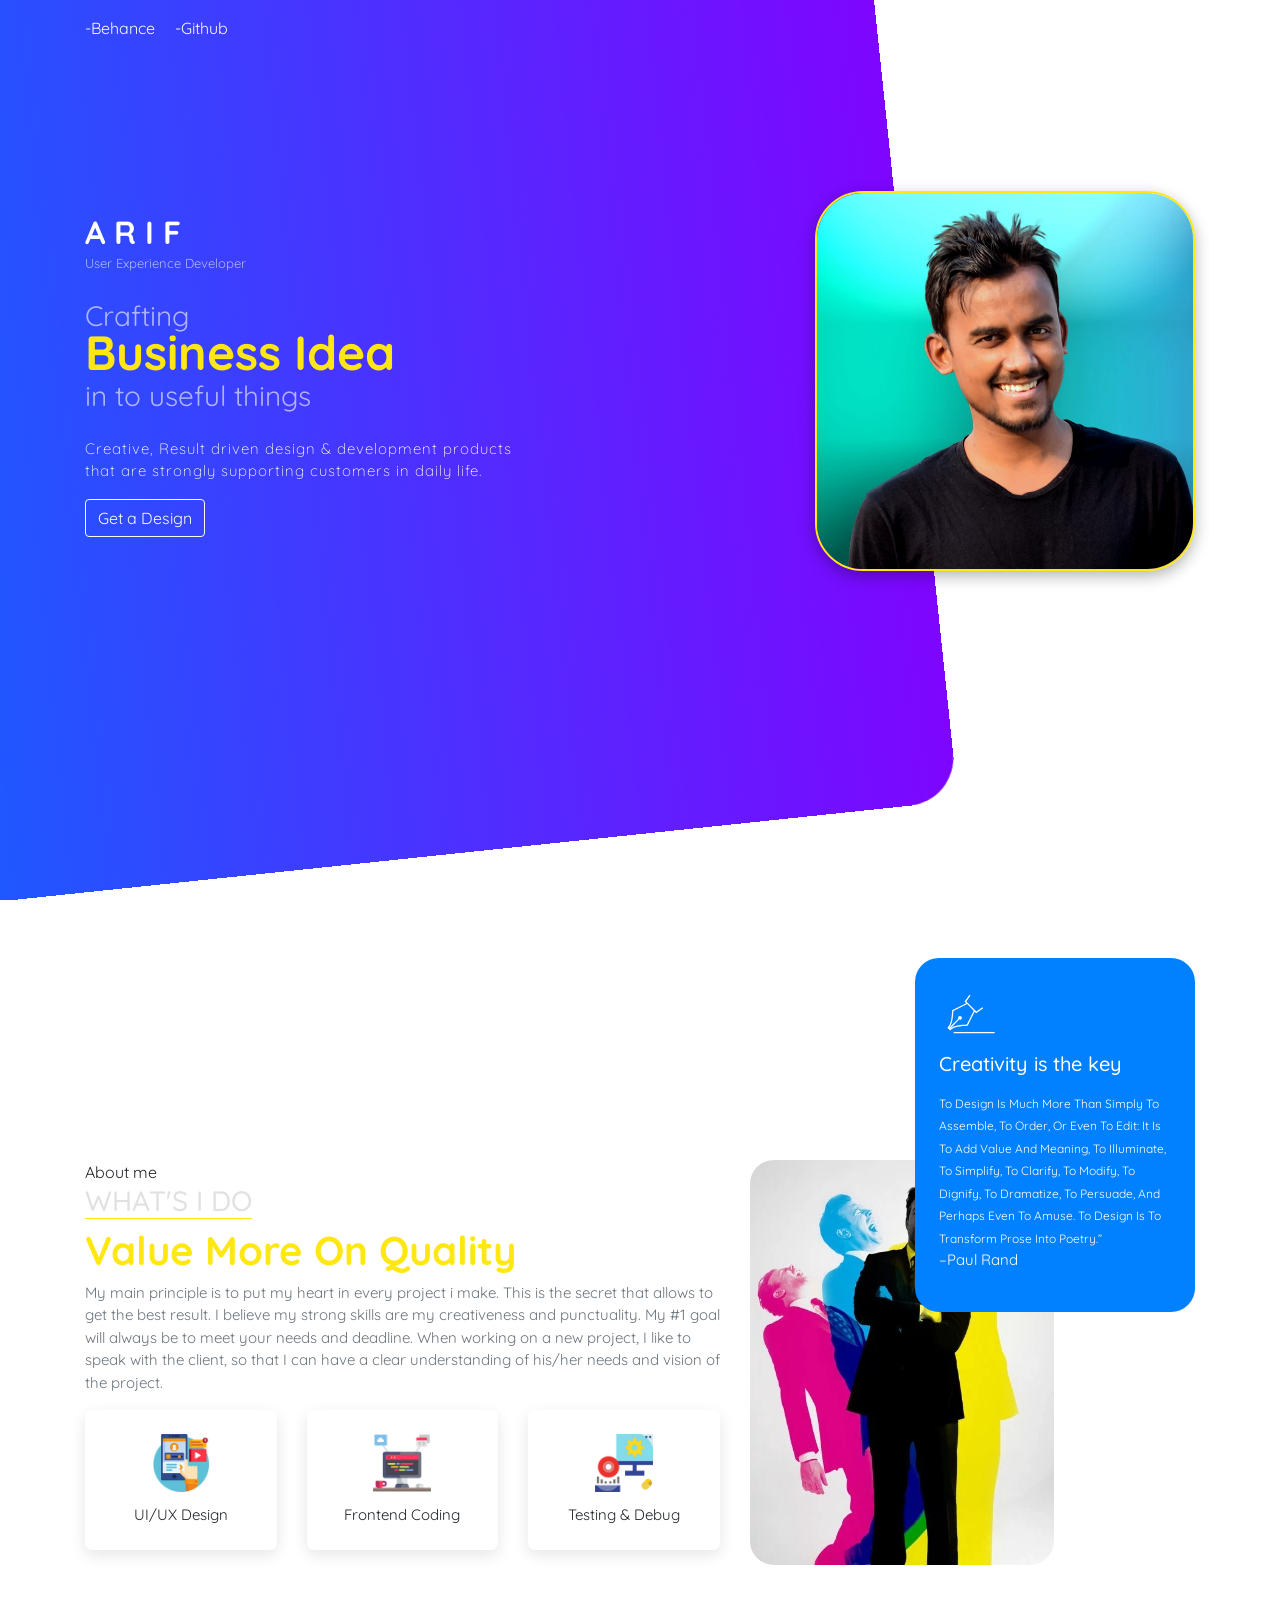
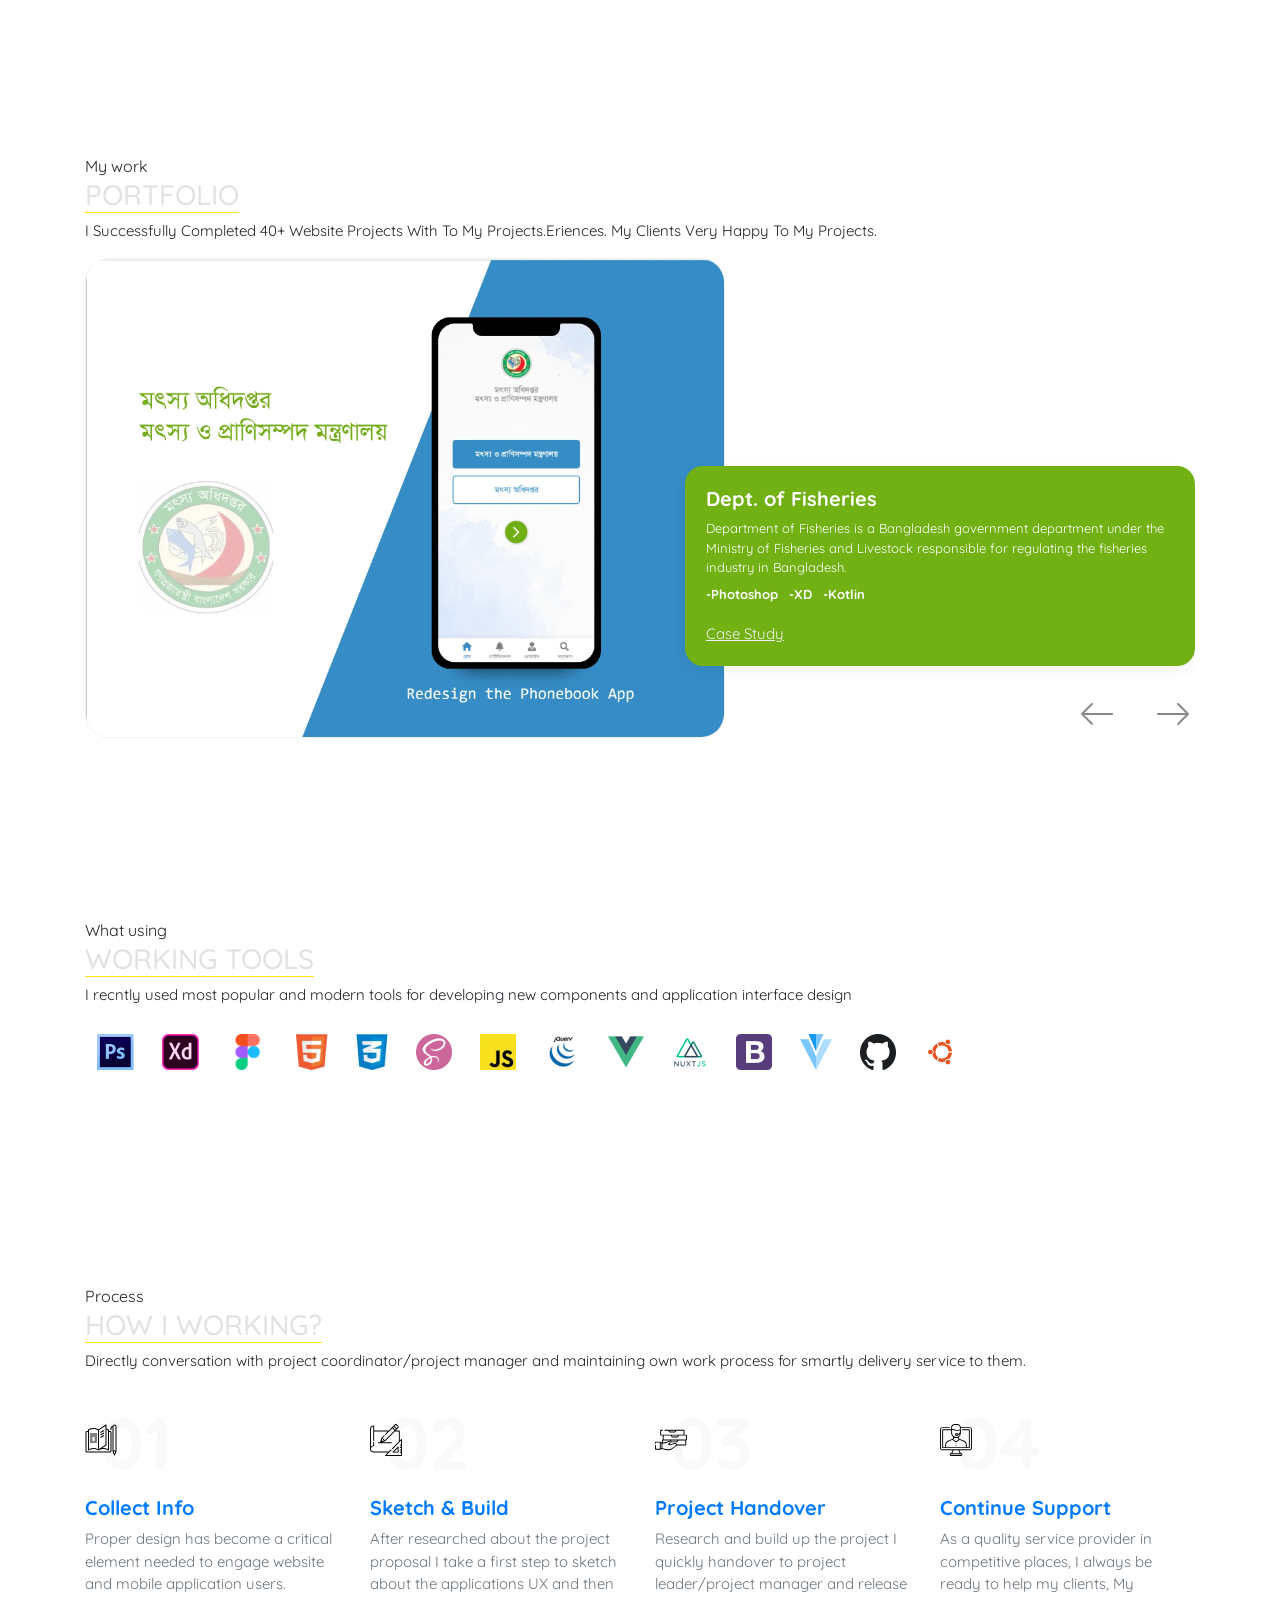
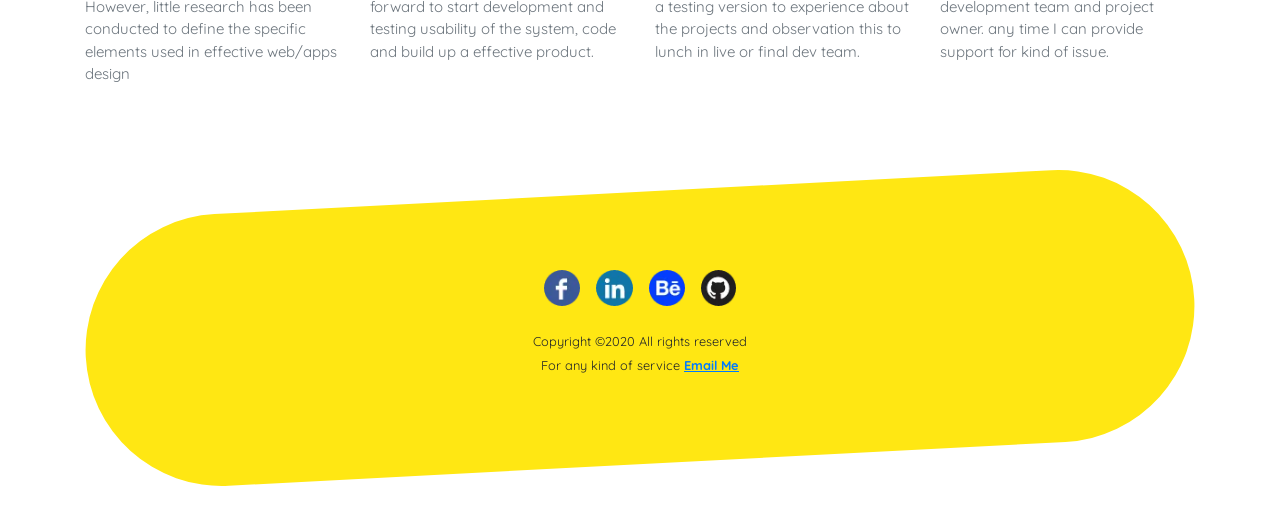
<file: 2020/index.html>
<!DOCTYPE html>
<html lang="en">
    <head>
        <title> Hello World| I'm Arif </title>
        <meta charset="utf-8">
        <meta http-equiv="X-UA-Compatible" content="IE=edge">
        <meta name="viewport" content="width=device-width, initial-scale=1, maximum-scale=5">
        <meta name="keywords" content="web design, frontend dev, web development, landing page, ui design, interaction design, sketch, ui/ux design">
        <meta name="description" content="Transforming idea from desing to client side coding for web, Designing user interface for web & mobile platforms...">
        <meta name="author" content="arif">
        <meta name="copyright" content="ariful islam">
        <meta name="robots" content="index, follow">
        <meta name="theme-color" content="#0180FF">
        <link rel="icon" href="images/resources/favicon.png" type="image/x-icon">
        <link rel="stylesheet" href="css/bootstrap.min.css">
        <link rel="stylesheet" type="text/css" href="css/style.css">
        <meta property="og:image" content="images/resources/arif.webp" />
        <meta property="og:image:secure_url" content="images/resources/arif.webp" />
        <meta property="og:image:type" content="image/webp" />
        <meta property="og:image:width" content="420" />
        <meta property="og:image:height" content="280" />
        <meta property="og:image:alt" content="I'm Arif" />
        <!-- Hotjar Tracking Code for https://ais95.github.io -->
        <script>
            (function(h,o,t,j,a,r){
                h.hj=h.hj||function(){(h.hj.q=h.hj.q||[]).push(arguments)};
                h._hjSettings={hjid:3388368,hjsv:6};
                a=o.getElementsByTagName('head')[0];
                r=o.createElement('script');r.async=1;
                r.src=t+h._hjSettings.hjid+j+h._hjSettings.hjsv;
                a.appendChild(r);
            })(window,document,'https://static.hotjar.com/c/hotjar-','.js?sv=');
        </script>
    </head>
    <!-- Google tag (gtag.js) -->
    <script async src="https://www.googletagmanager.com/gtag/js?id=G-DPRR3GXSES"></script>
    <script>
        window.dataLayer = window.dataLayer || [];
        function gtag(){dataLayer.push(arguments);}
        gtag('js', new Date());
        gtag('config', 'G-DPRR3GXSES');
    </script>

    <!-- Google Tag Manager -->
    <script>(function(w,d,s,l,i){w[l]=w[l]||[];w[l].push({'gtm.start':
        new Date().getTime(),event:'gtm.js'});var f=d.getElementsByTagName(s)[0],
        j=d.createElement(s),dl=l!='dataLayer'?'&l='+l:'';j.async=true;j.src=
        'https://www.googletagmanager.com/gtm.js?id='+i+dl;f.parentNode.insertBefore(j,f);
        })(window,document,'script','dataLayer','GTM-K7CHTF3');
    </script>
    <!-- End Google Tag Manager -->

<body>

    <!-- Preloader -->
    <div class="loader">
        <div class="load-content"></div>
    </div>

    <!-- header -->
    <header class="header__hd">
        <div class="container">
            <div class="row">
                <div class="col-md-12">
                    <ul class="external__links pl-0 pt-3 d-none d-md-block">
                        <li class="d-inline-block pr-3"> <a href="https://www.behance.net/mr-arif" target="_blank" rel="noopener">-Behance</a> </li>
                        <li class="d-inline-block pr-3"> <a href="https://github.com/ais95" target="_blank" rel="noopener">-Github</a> </li>
                    </ul>
                </div>
                <div class="col-md-6 col-sm-12">
                    <div class="content_hd">
                        <h2 class="brand__name">A R I F</h2>
                        <p class="caption__text">User Experience Developer</p>
                        <div class="d-none d-md-block">
                            <h2 class="slug__title mb-4"> <span>Crafting</span> <br> Business Idea <br> <span> in to useful things</span> </h2>
                            <p class="paragraph__text">Creative, Result driven design & development products <br> that are strongly supporting customers in daily life.</p>
                            <a href="mailto:arifalislam642@gmail.com" target="_new" class="btn btn-outline-light">Get a Design</a>
                        </div>                       
                    </div>
                </div>
                <div class="col-md-6 col-sm-12">
                    <img class="profile__hd ml-auto" src="images/resources/arif.webp" loading="lazy" alt="arif">
                </div>

                <div class="col-sm-12">
                    <ul class="external__links__center text-center mt-3 pl-0 pt-3 d-md-none">
                        <li class="d-inline-block pr-3"> <a href="https://www.linkedin.com/in/mr-arif" target="_blank" rel="noopener">-LinkedIn</a> </li>
                        <li class="d-inline-block pr-3"> <a href="https://www.behance.net/mr-arif" target="_blank" rel="noopener">-Behance</a> </li>
                        <li class="d-inline-block pr-3"> <a href="https://github.com/ais95" target="_blank" rel="noopener">-Github</a> </li>
                    </ul>
                    <div class="text-center mt-3 d-md-none">
                        <a href="#projects" class="btn btn-primary">View Portfolio</a>
                    </div>
                </div>
            </div>
        </div>
    </header>



    <!-- About my background -->
    <section class="about__information">
        <div class="container">
            <div class="row">
                <div class="col-lg-7 col-md-12">
                    <p class="lead__text mb-0">About me</p>
                    <h3 class="title__grey"> <span>What's I Do</span> </h3>
                    <h1 class="section__title">Value More On Quality</h1>
                    <p class="section__text text-muted"> My main principle is to put my heart in every project i make. This is the secret that allows to get the best result. I believe my strong skills are my creativeness and punctuality. My #1 goal will always be to meet your needs and deadline. When working on a new project, I like to speak with the client, so that I can have a clear understanding of his/her needs and vision of the project.</p>
                    <div class="row">
                        <div class="col-md-4">
                            <div class="block__item">
                                <img class="block__img" src="images/resources/mobile-app.webp" loading="lazy" alt="dev">
                                <span class="d-block">UI/UX Design</span>
                            </div>
                        </div>
                        <div class="col-md-4">
                            <div class="block__item">
                                <img class="block__img" src="images/resources/web-design.webp" loading="lazy" alt="dev">
                                <span class="d-block">Frontend Coding</span>
                            </div>
                        </div>
                        <div class="col-md-4">
                            <div class="block__item">
                                <img class="block__img" src="images/resources/software.webp" loading="lazy" alt="dev">
                                <span class="d-block">Testing & Debug</span>
                            </div>
                        </div>
                    </div>
                </div>
                <div class="col-lg-5 col-md-12">
                    <div class="site__highlight">
                        <div class="highlighted__text">
                            <svg enable-background="new 0 0 100 100" height="64px" version="1.1" viewBox="0 0 100 100" xml:space="preserve" xmlns="http://www.w3.org/2000/svg" xmlns:xlink="http://www.w3.org/1999/xlink"><g><path fill="#ffffff" d="M44.768,68.255L55.742,46.29l2.467,2.466l10.727-7.705l-1.166-1.624l-9.348,6.713L42.65,30.37l6.646-9.279l-1.627-1.164   l-7.633,10.658l2.473,2.473L20.537,44.025l-0.029,0.583c-0.502,9.815-1.479,20.742-6.752,26.186L13.07,71.5l1.482,1.482v0   l1.414,1.414v0l1.338,1.337l0.707-0.709c5.23-5.25,15.797-6.208,26.172-6.74L44.768,68.255z M17.859,72.505l13.74-13.74   c1.094,0.469,2.41,0.261,3.303-0.632c1.172-1.171,1.17-3.071,0-4.243c-1.172-1.17-3.07-1.171-4.242,0.001   c-0.951,0.951-1.117,2.377-0.523,3.509L15.969,71.569l-0.115-0.114c5.072-5.986,6.111-16.54,6.621-26.161L44,34.548l10.252,10.25   L43.5,66.318C33.662,66.838,23.73,67.825,17.859,72.505z"/><rect fill="#ffffff" height="2" width="64" x="22.93" y="78.073"/></g></svg>
                            <h5 class="subtitle text-white mb-3">Creativity is the key</h5>
                            <p class="section__text text-white"> <small> To Design Is Much More Than Simply To Assemble, To Order, Or Even To Edit: It Is To Add Value And Meaning, To Illuminate, To Simplify, To Clarify, To Modify, To Dignify, To Dramatize, To Persuade, And Perhaps Even To Amuse. To Design Is To Transform Prose Into Poetry.”</small> <span class="d-block">–Paul Rand</span> </p>
                        </div>
                        <img class="highlights__img" src="images/resources/about_1.webp" loading="lazy" alt="highlights__img">
                    </div>
                </div>
            </div>
        </div>
    </section>



    <!-- Portfolios -->
    <section id="projects" class="portfolio__area">
        <div class="container">
            <div class="row">
                <div class="col-sm-12">
                    <p class="lead__text mb-0">My work</p>
                    <h3 class="title__grey"> <span>Portfolio</span> </h3>
                    <p class="section__text">I Successfully Completed 40+ Website Projects With  To My Projects.Eriences. My Clients Very Happy To My Projects.</p>  


                    <div id="carouselExampleControls" class="carousel slide" data-ride="carousel">
                        <div class="carousel-inner">


                            <!-- DOF -->
                            <div class="carousel-item active">
                                <img class="gallery__img lazyload" src="images/portfolio/dof.webp" loading="lazy" alt="#">
                                <div class="project__desc" style="background-color: #71B113;">
                                    <h5 class="project__title">Dept. of Fisheries</h5>
                                    <p class="project__details">Department of Fisheries is a Bangladesh government department under the Ministry of Fisheries and Livestock responsible for regulating the fisheries industry in Bangladesh.</p>
                                    <ul class="pl-0">
                                        <li class="d-inline-block">-Photoshop</li>
                                        <li class="d-inline-block">-XD</li>
                                        <li class="d-inline-block">-Kotlin</li>
                                    </ul>                                    
                                    <a class="ext__link" href="https://www.behance.net/gallery/117749321/Redesign-phonebook-app/modules/670949737" target="_new" rel="noopener">Case Study</a>
                                </div>
                            </div>

                            <!-- Amujamu -->
                            <div class="carousel-item">
                                <img class="gallery__img lazyload" src="images/portfolio/amujamu.webp" loading="lazy" alt="#">
                                <div class="project__desc" style="background-color: #2EBFEE;">
                                    <h5 class="project__title">Amujamu</h5>
                                    <p class="project__details">Amujamu has the largest collection of Thailand tours. Book your desired one for the best deal. Amujamu, the best of its kind...</p>
                                    <ul class="pl-0">
                                        <li class="d-inline-block">-Photosop CC</li>
                                        <li class="d-inline-block">-Adobe XD</li>
                                        <li class="d-inline-block">-Nuxt JS</li>
                                        <li class="d-inline-block">-Laravel</li>   
                                        <li class="d-inline-block">-Kotlin</li>                                       
                                    </ul>                                    
                                    <a class="ext__link pr-2" href="https://play.google.com/store/apps/details?id=prochitoits.app.amujamu" target="_new" rel="noopener">Android App</a>
                                    <a class="ext__link pr-2" href="https://www.behance.net/gallery/112698443/Case-Study-for-amujamucom" target="_new" rel="noopener">Case Study</a>
                                </div>
                            </div>                             

                            <!-- Pizzahouse -->
                            <div class="carousel-item">
                                <img class="gallery__img lazyload" src="images/portfolio/pizzahouse.webp" loading="lazy" alt="#">
                                <div class="project__desc" style="background-color: #F9B33C;">
                                    <h5 class="project__title">Pizza House</h5>
                                    <p class="project__details">Started from Pick up and dine-in. Over the years, we added delivery to our services due to the trend and consumer requests.</p>
                                    <ul class="pl-0">
                                        <li class="d-inline-block">-Bootstrap 4</li>                                        
                                        <li class="d-inline-block">-Angular JS</li>                                                                                 
                                        <li class="d-inline-block">-Laravel</li>                                    
                                    </ul>                                    
                                    <a class="ext__link" href="http://pizzahouseusa.com" target="_new" rel="noopener">Website Link</a>
                                </div>
                            </div>                             
                            
                            <!-- Im the chef too -->
                            <div class="carousel-item">
                                <img class="gallery__img lazyload" src="images/portfolio/itc.webp" loading="lazy" alt="#">
                                <div class="project__desc" style="background-color: #54B0F4;">
                                    <h5 class="project__title">I'M THE CHEF TOO!</h5>
                                    <p class="project__details">Blending food, stem & the arts into educational fun. <br> Kids educational website I created sketch and designed this UI/UX by the instruction of project owner. This is a freelancing project for me. </p>
                                    <ul class="pl-0">                                        
                                        <li class="d-inline-block">-Adobe XD</li>                                                                                                                 
                                        <li class="d-inline-block">-Photoshop CC</li>  
                                        <li class="d-inline-block">-RWD</li>  
                                    </ul>                                    
                                    <a class="ext__link" href="https://imthecheftoo.com" target="_new" rel="noopener">Website Link</a>
                                </div>
                            </div>                            

                            <!-- Folmul -->
                            <div class="carousel-item">
                                <img class="gallery__img lazyload" src="images/portfolio/folmul.webp" loading="lazy" alt="#">
                                <div class="project__desc" style="background-color: #71B30F;">
                                    <h5 class="project__title">Folmul</h5>
                                    <p class="project__details">Local market fruits suppliyer & products price showcase for customers who will get updated price list about each products.</p>
                                    <ul class="pl-0">
                                        <li class="d-inline-block">-HTML 5</li>
                                        <li class="d-inline-block">-Boostrap 4</li>
                                        <li class="d-inline-block">-Mobile First Design</li>
                                        <li class="d-inline-block">-MySQL</li>                                        
                                        <li class="d-inline-block">-Laravel</li>                                        
                                    </ul>                                    
                                    <a class="ext__link" href="https://www.behance.net/gallery/62950715/Fruits-Web-Showcase" target="_new" rel="noopener">Website Link</a>
                                </div>
                            </div>                             
 
                            <div class="carousel-item">
                                <img class="gallery__img lazyload" src="images/portfolio/invoice.webp" loading="lazy" alt="#">
                                <div class="project__desc" style="background-color: #8656F1;">
                                    <h5 class="project__title">Invoice Generator</h5>
                                    <p class="project__details">This is simple javascript invoice generator, I made it when started learning JS and how to work in web browser</p>
                                    <ul class="pl-0">
                                        <li class="d-inline-block">-HTML 5</li>
                                        <li class="d-inline-block">-Vanilla JS</li>
                                        <li class="d-inline-block">-jQuery</li>                                        
                                    </ul>                                    
                                    <a class="ext__link" href="https://ais95.github.io/invoice-generator" target="_new" rel="noopener">Website Link</a>
                                </div>
                            </div>                            

                            <div class="carousel-item">
                                <img class="gallery__img lazyload" src="images/portfolio/maxsop.webp" loading="lazy" alt="#">
                                <div class="project__desc" style="background-color: #00b386;">
                                    <h5 class="project__title">MaxSOP</h5>
                                    <p class="project__details">Services web design, web development, research, custom application, android apps and digital marketing</p>
                                    <ul class="pl-0">
                                        <li class="d-inline-block">-HTML 5</li>
                                        <li class="d-inline-block">-Boostrap 4</li>
                                        <li class="d-inline-block">-React JS</li>
                                        <li class="d-inline-block">-Node JS</li>                                        
                                    </ul>                                
                                    <a class="ext__link" href="http://maxsop.com" target="_new" rel="noopener">Website Link</a>
                                </div>
                            </div>

                        </div>
                        <button class="carousel-control-prev" href="#carouselExampleControls" title="Previous" data-slide="prev">
                            <svg enable-background="new 0 0 32 32" height="32px" version="1.1" viewBox="0 0 32 32" width="32px" xml:space="preserve" xmlns="http://www.w3.org/2000/svg" xmlns:xlink="http://www.w3.org/1999/xlink"><path clip-rule="evenodd" d="M31.106,15H3.278l8.325-8.293  c0.391-0.391,0.391-1.024,0-1.414c-0.391-0.391-1.024-0.391-1.414,0l-9.9,9.899c-0.385,0.385-0.385,1.029,0,1.414l9.9,9.9  c0.391,0.391,1.024,0.391,1.414,0c0.391-0.391,0.391-1.024,0-1.414L3.278,17h27.828c0.552,0,1-0.448,1-1  C32.106,15.448,31.658,15,31.106,15z" fill="#121313" fill-rule="evenodd" id="Arrow_Back"/><g/><g/><g/><g/><g/><g/></svg>    
                        </button>
                        <button class="carousel-control-next" href="#carouselExampleControls" title="Next" data-slide="next">
                            <svg enable-background="new 0 0 32 32" height="32px" version="1.1" viewBox="0 0 32 32" width="32px" xml:space="preserve" xmlns="http://www.w3.org/2000/svg" xmlns:xlink="http://www.w3.org/1999/xlink"><path clip-rule="evenodd" d="M32,16.009c0-0.267-0.11-0.522-0.293-0.714  l-9.899-9.999c-0.391-0.395-1.024-0.394-1.414,0c-0.391,0.394-0.391,1.034,0,1.428l8.193,8.275H1c-0.552,0-1,0.452-1,1.01  s0.448,1.01,1,1.01h27.586l-8.192,8.275c-0.391,0.394-0.39,1.034,0,1.428c0.391,0.394,1.024,0.394,1.414,0l9.899-9.999  C31.894,16.534,31.997,16.274,32,16.009z" fill="#121313" fill-rule="evenodd" id="Arrow_Forward"/><g/><g/><g/><g/><g/><g/></svg>
                        </button>
                    </div>                  
                </div>
 
            </div>
        </div>  
    </section>



    <!-- Tools -->
    <section class="software__tools">
        <div class="container">
            <div class="row">
                <div class="col-md-12 col-sm-12">                    
                    <p class="lead__text mb-0">What using</p>
                    <h3 class="title__grey"> <span>Working Tools</span> </h3>
                    <p class="section__text">I recntly used most popular and modern tools for developing new components and application interface design</p>
                    <ul class="pl-0 pr-0">
                        <li class="d-inline-block" title="Adobe Photohop"> <img class="tools__used" src="images/tools/ps.webp" loading="lazy" alt="#"> </li>
                        <li class="d-inline-block" title="Adobe XD"> <img class="tools__used" src="images/tools/xd.webp" loading="lazy" alt="#"> </li>
                        <li class="d-inline-block" title="Figma"> <img class="tools__used" src="images/tools/figma.webp" loading="lazy" alt="#"> </li>                        
                        <li class="d-inline-block" title="HTML"> <img class="tools__used" src="images/tools/HTML.webp" loading="lazy" alt="#"> </li>
                        <li class="d-inline-block" title="Css"> <img class="tools__used" src="images/tools/CSS3.webp" loading="lazy" alt="#"> </li>
                        <li class="d-inline-block" title="Sass"> <img class="tools__used" src="images/tools/sass.webp" loading="lazy" alt="#"> </li>                        
                        <li class="d-inline-block" title="JavaScript"> <img class="tools__used" src="images/tools/js.webp" loading="lazy" alt="#"> </li>
                        <li class="d-inline-block" title="jQuery"> <img class="tools__used" src="images/tools/jQuery.webp" loading="lazy" alt="#"> </li>
                        <li class="d-inline-block" title="Vue JS"> <img class="tools__used" src="images/tools/vue.webp" loading="lazy" alt="#"> </li>
                        <li class="d-inline-block" title="Nuxt JS"> <img class="tools__used" src="images/tools/nuxt.webp" loading="lazy" alt="#"> </li>
                        <li class="d-inline-block" title="Bootstrap"> <img class="tools__used" src="images/tools/bs.webp" loading="lazy" alt="#"> </li>
                        <li class="d-inline-block" title="Vuetify"> <img class="tools__used" src="images/tools/vuetify.webp" loading="lazy" alt="#"> </li>
                        <li class="d-inline-block" title="Git"> <img class="tools__used" src="images/tools/git.webp" loading="lazy" alt="#"> </li>
                        <li class="d-inline-block" title="Ubuntu"> <img class="tools__used" src="images/tools/ubuntu.webp" loading="lazy" alt="#"> </li>
                    </ul>
                </div>
            </div>
        </div>
    </section>

    <!-- Workign steps -->
    <section class="works__process">
        <div class="container">
            <div class="row">
                <div class="col-sm-12">
                    <p class="lead__text mb-0">Process</p>
                    <h3 class="title__grey"> <span>How I Working?</span> </h3>
                    <p class="section__text">Directly conversation with project coordinator/project manager and maintaining own work process for smartly delivery service to them.</p>
                </div>

                <div class="col-md-3 col-sm-6"> 
                    <div class="process_block">
                        <p class="icon__set">
                            <svg class="icon" id="Layer_3" enable-background="new 0 0 64 64" viewBox="0 0 64 64" xmlns="http://www.w3.org/2000/svg"><g><path d="m50 14h-2v-2c0-.351-.185-.677-.485-.857l-.713-.428c-1.2-.72-2.476-1.305-3.802-1.745v-6.97c0-.369-.203-.708-.528-.882-.324-.174-.72-.154-1.026.05l-14.474 9.649-.17-.102c-2.96-1.776-6.349-2.715-9.802-2.715s-6.842.939-9.802 2.715l-.713.428c-.3.18-.485.506-.485.857v2h-2c-1.654 0-3 1.346-3 3v37c0 1.654 1.346 3 3 3h46c1.654 0 3-1.346 3-3v-37c0-1.654-1.346-3-3-3zm-7.445 28.832c.278-.186.445-.498.445-.832v-30.91c.962.362 1.89.81 2.772 1.339l.228.137v37.694c-2.763-1.481-5.855-2.26-9-2.26-.815 0-1.627.052-2.431.156zm-14.555-30.297 13-8.667v37.596l-13 8.667zm-20 .031.228-.137c2.648-1.589 5.682-2.429 8.772-2.429s6.124.84 8.772 2.43l.228.136v37.694c-2.763-1.481-5.855-2.26-9-2.26s-6.237.779-9 2.26zm43 41.434c0 .551-.448 1-1 1h-46c-.552 0-1-.449-1-1v-37c0-.551.448-1 1-1h2v36c0 .36.193.693.507.87.313.178.698.174 1.008-.013l.713-.428c2.648-1.589 5.682-2.429 8.772-2.429s6.124.84 8.772 2.43l.711.426c.005.003.01.006.015.009h.001c.003.005.002.002.003.002.067.039.138.069.21.09h.001.001.001c-.001 0 .002.001.002 0h.001.001c.096.028.173.035.294.04h.002s.001 0 .002 0 .002 0 .002 0h.001.001.001.001c.109-.002.218-.022.321-.061h.002.001.001.001.001.001.001c.057-.021.112-.048.165-.08l.711-.427c2.648-1.589 5.682-2.429 8.772-2.429s6.124.84 8.772 2.43l.713.428c.159.095.337.142.515.142.17 0 .34-.043.493-.13.314-.177.507-.51.507-.87v-36h2c.552 0 1 .449 1 1z"/><path d="m10 19h14v2h-14z"/><path d="m10 35h14v2h-14z"/><path d="m10 23h14v2h-14z"/><path d="m10 27h5v2h-5z"/><path d="m19 27h5v2h-5z"/><path d="m10 31h5v2h-5z"/><path d="m19 31h5v2h-5z"/><path d="m30.469 14h8.062v2h-8.062z" transform="matrix(.868 -.496 .496 .868 -2.897 19.093)"/><path d="m30.469 19h8.062v2h-8.062z" transform="matrix(.868 -.496 .496 .868 -5.377 19.752)"/><path d="m30.469 24h8.062v2h-8.062z" transform="matrix(.868 -.496 .496 .868 -7.858 20.411)"/><path d="m63 5c0-2.206-1.794-4-4-4-1.892 0-3.471 1.323-3.886 3.09-2.334.42-4.114 2.457-4.114 4.91v3h2v-3c0-1.302.839-2.402 2-2.816v47.816c0 .111.03.213.063.313l-.011.004 2 6c.136.408.517.683.948.683v2h2v-2c.431 0 .812-.275.948-.684l2-6-.011-.004c.033-.099.063-.201.063-.312zm-6 0c0-1.103.897-2 2-2s2 .897 2 2v48h-4zm.387 50h3.226l-1.334 4h-.559z"/></g></svg>
                            <span class="steps">01</span>
                        </p> 
                        <h5 class="subtitle__text font-weight-bold">Collect Info</h5>  
                        <p class="section__text text-muted"> Proper design has become a critical element needed to engage website and mobile application users. However, little research has been conducted to define the specific elements used in effective web/apps design </p>                   
                    </div>
                </div>                

                <div class="col-md-3 col-sm-6"> 
                    <div class="process_block">
                        <p class="icon__set">
                            <svg class="icon" version="1.1" id="Capa_1" xmlns="http://www.w3.org/2000/svg" xmlns:xlink="http://www.w3.org/1999/xlink" x="0px" y="0px" viewBox="0 0 511.999 511.999" style="enable-background:new 0 0 511.999 511.999;" xml:space="preserve"> <g> <g> <path d="M453.034,361.322c-2.808-1.164-6.04-0.521-8.19,1.628l-82.126,82.126c-2.149,2.15-2.792,5.382-1.628,8.19 c1.162,2.809,3.904,4.639,6.943,4.639h82.126c4.151,0,7.515-3.364,7.515-7.515v-82.126 C457.673,365.225,455.842,362.485,453.034,361.322z M386.173,442.876l56.469-56.469v56.469H386.173z"/> </g> </g> <g> <g> <path d="M507.361,240.867c-2.808-1.164-6.04-0.521-8.19,1.628l-22.507,22.507V111.971c0-4.151-3.365-7.515-7.515-7.515h-57.741 l20.96-20.96c0.003-0.003,0.006-0.007,0.009-0.01l20.196-20.196c4.327-4.327,6.71-10.083,6.71-16.203s-2.383-11.874-6.71-16.203 L429.219,7.53c-4.327-4.327-10.083-6.71-16.203-6.71s-11.875,2.383-16.203,6.71l-20.206,20.206l-24.416,24.416l-52.303,52.303 H66.62V30.11c0-4.151-3.365-7.515-7.515-7.515C26.515,22.597,0,49.11,0,81.702v319.186c0,0.555,0.064,1.095,0.178,1.615 c1.038,13.829,7.021,26.678,17.02,36.432C27.886,449.359,41.995,455.1,56.927,455.1h229.638l-43.249,43.249 c-2.149,2.15-2.792,5.381-1.629,8.19c1.163,2.808,3.904,4.639,6.943,4.639h255.855c4.15,0,7.515-3.364,7.515-7.515V247.81 C512,244.771,510.168,242.03,507.361,240.867z M407.443,18.159c3.072-3.074,8.077-3.074,11.149,0l23.355,23.355 c3.074,3.073,3.074,8.076,0,11.15l-14.891,14.892L392.55,33.051L407.443,18.159z M381.922,43.679l34.505,34.504l-13.789,13.789 l-34.503-34.504L381.922,43.679z M496.972,332.252h-13.865c-4.151,0-7.515,3.364-7.515,7.515c0,4.151,3.364,7.515,7.515,7.515 h13.865v22.646h-13.865c-4.151,0-7.515,3.364-7.515,7.515s3.364,7.515,7.515,7.515h13.865v22.645h-13.865 c-4.151,0-7.515,3.364-7.515,7.515c0,4.151,3.364,7.515,7.515,7.515h13.865v22.646h-13.865c-4.151,0-7.515,3.365-7.515,7.515 c0,4.151,3.364,7.515,7.515,7.515h13.865v35.842h-230.2l75.908-75.907c2.935-2.936,2.935-7.693,0-10.628 c-0.337-0.337-0.699-0.629-1.078-0.889c-2.926-2.004-6.952-1.709-9.551,0.889l-30.456,30.456H56.928 c-22.792,0-41.14-17.794-41.862-40.545c0.043-1.428,0.154-2.844,0.332-4.244c0.001-0.008,0.002-0.016,0.003-0.024 c0.084-0.665,0.185-1.327,0.3-1.985c0.013-0.075,0.027-0.15,0.04-0.225c0.105-0.587,0.223-1.171,0.352-1.753 c0.036-0.162,0.074-0.324,0.112-0.485c0.114-0.492,0.237-0.981,0.369-1.468c0.072-0.264,0.147-0.525,0.224-0.788 c0.11-0.382,0.224-0.763,0.345-1.14c0.121-0.377,0.25-0.75,0.381-1.123c0.091-0.261,0.181-0.522,0.279-0.781 c0.183-0.492,0.377-0.979,0.577-1.462c0.057-0.139,0.113-0.28,0.172-0.419c0.257-0.6,0.524-1.193,0.806-1.779 c0.012-0.025,0.023-0.05,0.035-0.075c5.878-12.164,17.183-21.233,30.75-24.047c0.038-0.008,0.076-0.017,0.114-0.025 c0.622-0.127,1.25-0.236,1.882-0.337c0.105-0.017,0.21-0.038,0.317-0.054c0.571-0.087,1.148-0.155,1.725-0.22 c0.162-0.018,0.323-0.043,0.486-0.059c0.557-0.056,1.119-0.093,1.681-0.128c0.178-0.011,0.356-0.03,0.534-0.039 c0.736-0.037,1.478-0.056,2.223-0.056c4.15,0,7.515-3.364,7.515-7.515v-54.489c0-4.151-3.365-7.515-7.515-7.515 c-4.15,0-7.515,3.364-7.515,7.515v47.447c-12.69,1.605-24.469,7.265-33.757,16.335c-0.977,0.954-1.903,1.946-2.805,2.954V81.702 c0-21.741,15.826-39.858,36.561-43.436v73.705v152.777v0.001c0,4.15,3.365,7.515,7.515,7.515c4.15,0,7.515-3.365,7.515-7.515 v-0.001V119.486h218.24l-41.544,41.544c-2.935,2.936-2.935,7.693,0,10.628c2.935,2.934,7.693,2.934,10.627,0l54.373-54.373 c0.002-0.002,0.003-0.004,0.005-0.005l49.185-49.185l34.503,34.505l-4.048,4.048c-0.003,0.003-0.007,0.006-0.01,0.009 l-151.528,151.53l-34.504-34.504l29.868-29.868c2.935-2.936,2.935-7.693,0-10.628c-2.935-2.934-7.693-2.934-10.627,0 l-35.183,35.182c-0.188,0.188-0.364,0.387-0.529,0.591c-0.055,0.068-0.104,0.141-0.156,0.212c-0.106,0.141-0.21,0.283-0.307,0.431 c-0.055,0.086-0.105,0.174-0.157,0.263c-0.083,0.14-0.163,0.282-0.236,0.427c-0.048,0.094-0.091,0.189-0.135,0.287 c-0.067,0.147-0.129,0.297-0.186,0.447c-0.02,0.053-0.046,0.103-0.065,0.156l-14.641,41.475l-9.982,28.279 c-0.132,0.376-0.227,0.758-0.298,1.143h-24.992c-4.15,0-7.515,3.364-7.515,7.515c0,4.151,3.365,7.515,7.515,7.515h208.114 c4.151,0,7.515-3.364,7.515-7.515c0-4.151-3.364-7.515-7.515-7.515H193.093l45.83-16.178c0.038-0.014,0.074-0.033,0.112-0.047 c0.178-0.066,0.353-0.14,0.526-0.219c0.069-0.032,0.138-0.062,0.205-0.095c0.18-0.09,0.357-0.189,0.531-0.295 c0.056-0.034,0.114-0.065,0.169-0.1c0.181-0.116,0.357-0.243,0.53-0.377c0.043-0.033,0.088-0.062,0.13-0.096 c0.209-0.168,0.414-0.349,0.608-0.543l154.644-154.643h65.255v160.546L354.137,387.53c-2.935,2.936-2.935,7.693,0,10.628 c0.183,0.183,0.374,0.355,0.571,0.516c1.378,1.123,3.061,1.685,4.743,1.685s3.366-0.562,4.743-1.685 c0.197-0.16,0.388-0.333,0.571-0.516c0.003-0.003,0,0,0.003-0.003L496.972,265.95V332.252z M222.677,265.696l-21.526,7.599 l-14.342-14.342l7.599-21.526L222.677,265.696z"/> </g> </g> </svg>
                            <span class="steps">02</span>
                        </p> 
                        <h5 class="subtitle__text font-weight-bold">Sketch & Build</h5>  
                        <p class="section__text text-muted"> After researched about the project proposal I take a first step to sketch about the applications UX and then forward to start development and testing usability of the system, code and build up a effective product. </p>                    
                    </div>
                </div>                

                <div class="col-md-3 col-sm-6"> 
                    <div class="process_block">
                        <p class="icon__set">
                            <svg class="icon" viewBox="0 -91 511.998 511" xmlns="http://www.w3.org/2000/svg"><path d="m496.253906 79.148438h-24.859375c.007813-.242188.035157-.484376.035157-.730469v-62.171875c0-8.683594-7.066407-15.746094-15.746094-15.746094h-299.875c-4.148438 0-7.507813 3.359375-7.507813 7.507812 0 4.144532 3.359375 7.507813 7.507813 7.507813h55.847656l13.40625 22.359375c2.71875 4.539062 7.988281 7.359375 13.746094 7.359375h77.128906c5.757812 0 11.027344-2.820313 13.75-7.359375l13.402344-22.359375h112.589844c.40625 0 .734374.328125.734374.730469v62.167968c0 .40625-.328124.734376-.734374.734376h-356.613282c-.402344 0-.734375-.328126-.734375-.730469v-62.171875c0-.402344.332031-.730469.734375-.730469h23.542969c4.144531 0 7.507813-3.363281 7.507813-7.507813 0-4.148437-3.363282-7.507812-7.507813-7.507812h-23.542969c-8.683594 0-15.746094 7.0625-15.746094 15.746094v62.171875c0 8.683593 7.0625 15.746093 15.746094 15.746093h24.859375c-.011719.242188-.035156.484376-.035156.730469v62.171875c0 .511719.027344 1.015625.074219 1.515625-7.101563 1.523438-12.441406 7.84375-12.441406 15.394531v28.089844c-1.335938-.558594-2.796876-.878906-4.332032-.878906h-15.957031c-1.054687-5.261719-5.707031-9.234375-11.273437-9.234375h-68.464844c-6.339844 0-11.496094 5.160156-11.496094 11.5v13.144531c0 4.148438 3.363281 7.507813 7.507812 7.507813 4.144532 0 7.507813-3.359375 7.507813-7.507813v-9.628906h61.429687v98.488281h-61.429687v-54.488281c0-4.148438-3.363281-7.507812-7.507813-7.507812-4.144531 0-7.507812 3.359374-7.507812 7.507812v58.007812c0 6.339844 5.15625 11.496094 11.496094 11.496094h68.464844c5.566406 0 10.21875-3.972656 11.273437-9.234375h15.957031c3.417969 0 6.484375-1.53125 8.5625-3.933593 14.53125 7.652343 42.144532 17.128906 93.113282 21.457031 2.5.210937 5.007812.316406 7.511718.316406 10.738282 0 21.457032-1.933594 31.375-5.695313 41.113282-15.582031 76-47.667968 93.136719-65.40625 1.800781-1.863281 3.289063-3.910156 4.484375-6.082031h138.507812c8.683594 0 15.75-7.066406 15.75-15.75v-62.167969c0-.511718-.03125-1.019531-.078124-1.519531 7.101562-1.523437 12.441406-7.84375 12.441406-15.390625v-62.167968c.003906-8.683594-7.058594-15.75-15.742188-15.75zm-179.355468-49.148438c-.132813.074219-.464844.21875-.960938.21875h-77.128906c-.496094 0-.828125-.144531-.960938-.21875l-8.683594-14.488281h96.421876zm-213.398438 265.53125v.691406h-12.039062v-80.019531h12.039062zm262.65625-201.367188-8.6875 14.484376c-.132812.078124-.464844.21875-.960938.21875h-77.128906c-.492187 0-.828125-.140626-.960937-.21875l-8.683594-14.484376zm-36.0625 153.382813c-16.265625 16.835937-49.28125 47.25-87.660156 61.796875-10.144532 3.847656-21.3125 5.386719-32.296875 4.457031-42.074219-3.570312-75.0625-11.597656-91.621094-22.191406v-70.667969h5.277344c12.382812 0 24.683593-1.769531 36.558593-5.261718l62.113282-18.265626c4.394531-1.289062 9.132812.714844 11.265625 4.769532 2.433593 4.625.6875 10.4375-3.898438 12.953125l-14.136719 7.757812c-3.878906 2.128907-6.105468 6.351563-5.667968 10.753907.4375 4.40625 3.449218 8.109374 7.671875 9.433593l15.851562 4.96875c9.582031 3.003907 20 2.617188 29.332031-1.097656l52.75-20.984375c5.335938-2.121094 11.402344-.59375 15.09375 3.808594 4.375 5.226562 4.105469 12.863281-.632812 17.769531zm154.527344-11.402344c0 .40625-.332032.734375-.734375.734375h-135.0625c-.300781-5.953125-2.488281-11.847656-6.589844-16.742187v-.003907c-7.859375-9.378906-20.78125-12.640624-32.152344-8.117187l-52.75 20.988281c-6.136719 2.441406-12.988281 2.695313-19.289062.722656l-6.921875-2.171874 5.933594-3.253907c11.714843-6.429687 16.183593-21.28125 9.964843-33.105469-5.449219-10.363281-17.558593-15.492187-28.792969-12.183593l-62.113281 18.261719c-9.621093 2.832031-19.558593 4.367187-29.578125 4.605468v-31.902344c0-.402343.328125-.730468.734375-.730468h112.589844l13.402344 22.355468c2.722656 4.542969 7.992187 7.363282 13.75 7.363282h77.128906c5.757813 0 11.023437-2.820313 13.746094-7.363282l13.40625-22.355468h112.589843c.40625 0 .734376.328125.734376.730468v62.167969zm-227.253906-62.898437h96.421874l-8.6875 14.484375c-.132812.078125-.464843.21875-.960937.21875h-77.128906c-.492188 0-.828125-.140625-.960938-.21875zm239.617187-16.179688c0 .402344-.328125.730469-.730469.730469h-356.617187c-.40625 0-.734375-.328125-.734375-.730469v-62.167968c0-.40625.332031-.734376.734375-.734376h112.589843l13.402344 22.359376c2.722656 4.539062 7.992188 7.359374 13.75 7.359374h77.128906c5.757813 0 11.027344-2.820312 13.75-7.359374l13.402344-22.359376h112.589844c.40625 0 .734375.328126.734375.730469zm0 0"/></svg>
                            <span class="steps">03</span>
                        </p> 
                        <h5 class="subtitle__text font-weight-bold">Project Handover</h5>   
                        <p class="section__text text-muted"> Research and build up the project I quickly handover to project leader/project manager and release a testing version to experience about the projects and observation this to lunch in live or final dev team. </p>                    
                    </div>
                </div>               

                <div class="col-md-3 col-sm-6"> 
                    <div class="process_block">
                        <p class="icon__set">                            
                            <svg class="icon" enable-background="new 0 0 512 512" viewBox="0 0 512 512" xmlns="http://www.w3.org/2000/svg"><g><path d="m256 341.69c-3.578 0-6.479 2.901-6.479 6.479s2.901 6.479 6.479 6.479 6.479-2.901 6.479-6.479-2.901-6.479-6.479-6.479zm218.5-291.69h-141.065c-2.735-28.025-26.424-50-55.155-50h-44.56c-30.561 0-55.424 24.863-55.424 55.424v29.576h-135.796c-4.142 0-7.5 3.358-7.5 7.5v285c0 4.142 3.358 7.5 7.5 7.5h427c4.142 0 7.5-3.358 7.5-7.5v-285c0-4.142-3.358-7.5-7.5-7.5h-110.305c-4.142 0-7.5 3.358-7.5 7.5s3.358 7.5 7.5 7.5h102.805v270h-33.09v-39.53c0-26.492-15.65-50.545-39.956-61.314l-72.23-30.96c-10.998-4.714-18.104-15.491-18.104-27.456v-.105c21.112-13.906 35.084-37.809 35.084-64.926v-80.709h140.796c12.407 0 22.5 10.093 22.5 22.5v295c0 12.407-10.093 22.5-22.5 22.5h-437c-12.407 0-22.5-10.093-22.5-22.5v-295c0-12.407 10.093-22.5 22.5-22.5h115.782c4.142 0 7.5-3.358 7.5-7.5s-3.358-7.5-7.5-7.5h-115.782c-20.678 0-37.5 16.822-37.5 37.5v295c0 20.678 16.822 37.5 37.5 37.5h165.039l-22.742 47h-2.945c-12.407 0-22.5 10.093-22.5 22.5s10.093 22.5 22.5 22.5h158.296c12.407 0 22.5-10.093 22.5-22.5s-10.093-22.5-22.5-22.5h-2.945l-22.742-47h165.039c20.678 0 37.5-16.822 37.5-37.5v-295c0-20.678-16.822-37.5-37.5-37.5zm-391.41 320h-33.09v-270h128.296c1.149 11.084 0 35.176 0 45.709 0 27.117 13.972 51.02 35.084 64.926v.465c0 11.894-7.046 22.641-17.951 27.382l-71.311 31.006c-24.924 10.498-41.028 34.749-41.028 61.782zm231.908-116.224 67.963 29.131c18.801 8.331 30.949 27 30.949 47.563v39.53h-315.82v-38.73c0-20.983 12.502-39.808 31.931-47.992l67.599-29.391 49.139 33.288c3.463 2.346 7.469 3.514 11.471 3.514 4.278 0 8.551-1.334 12.149-3.989zm-14.484-7.954-39.041 28.807c-1.857 1.371-4.389 1.422-6.301.126l-43.007-29.134c8.341-6.92 13.954-16.689 15.661-27.516 8.742 3.414 18.238 5.309 28.174 5.309 9.957 0 19.472-1.903 28.229-5.331 1.816 10.995 7.653 20.862 16.285 27.739zm18.19-114.153c-2.388 5.629-6.781 13.222-14.614 19.683-3.163 2.609-6.606 4.807-10.285 6.579-3.504-6.252-10.188-10.493-17.85-10.493h-15.723c-11.28 0-20.458 9.177-20.458 20.458s9.177 20.458 20.458 20.458h15.723c9.346 0 17.23-6.307 19.666-14.884 7.964-3.095 15.269-7.725 21.451-13.602-6.438 27.776-31.367 48.546-61.072 48.546-34.575 0-62.704-28.129-62.704-62.705v-35.838c0-5.418 2.577-10.264 7.069-13.293 4.514-3.044 9.984-3.59 14.973-1.57l33.58 13.581c22.752 9.202 49.391 6.139 69.786-7.583zm-37.292 36.245c-.01 3.001-2.454 5.439-5.457 5.439h-15.723c-3.009 0-5.458-2.448-5.458-5.458 0-3.009 2.448-5.458 5.458-5.458h15.723c3.002 0 5.444 2.436 5.456 5.435 0 .014.001.028.001.042zm37.292-84.287-12.474 7.3c-15.605 9.129-34.927 10.535-51.688 3.756l-33.58-13.581c-9.098-3.68-19.322-2.832-27.667 2.209v-27.887c.001-22.29 18.135-40.424 40.425-40.424h44.561c22.29 0 40.424 18.134 40.424 40.424v28.203zm16.444 398.373c4.136 0 7.5 3.364 7.5 7.5s-3.364 7.5-7.5 7.5h-158.296c-4.136 0-7.5-3.364-7.5-7.5s3.364-7.5 7.5-7.5zm-19.609-15h-119.078l22.742-47h73.595zm-59.539-155.31c-3.578 0-6.479 2.901-6.479 6.479s2.901 6.479 6.479 6.479 6.479-2.901 6.479-6.479-2.901-6.479-6.479-6.479z"/></g></svg>
                            <span class="steps">04</span>
                        </p> 
                        <h5 class="subtitle__text font-weight-bold">Continue Support</h5>   
                        <p class="section__text text-muted"> As a quality service provider in competitive places, I always be ready to help my clients, My development team and project owner. any time I can provide support for kind of issue. </p>                    
                    </div>
                </div>
            </div>
        </div>
    </section>



    <!-- Footer -->
    <footer >
        <div class="container">
            <div class="site__footer">
                <ul class="pl-0 pr-0 text-center social__icon">
                    <li class="d-inline-block"> <a target="_blank" rel="noopener" href="https://www.facebook.com/live.arifulislam"> <img src="images/resources/facebook.webp" alt="#"> </a> </li>
                    <li class="d-inline-block"> <a target="_blank" rel="noopener" href="https://www.linkedin.com/in/mr-arif"> <img src="images/resources/linkedin.webp" alt="#"> </a> </li>
                    <li class="d-inline-block"> <a target="_blank" rel="noopener" href="https://www.behance.net/mr-arif"> <img src="images/resources/behance.webp" alt="#"> </a> </li>
                    <li class="d-inline-block"> <a target="_blank" rel="noopener" href="https://github.com/ais95"> <img src="images/resources/github.webp" alt="#"> </a> </li>
                </ul>
                <p class="site__text text-center">
                    <small>Copyright ©2020 All rights reserved <br> For any kind of service <a href="mailto:arifalislam642@gmail.com">Email Me</a> </small>
                </p>
            </div>
        </div>
    </footer>


    <script src="js/jquery.min.js"></script>    
    <script src="js/popper.min.js" defer></script>
    <script src="js/bootstrap.min.js" defer></script>

    <script type="text/javascript" async>
        $(document).ready(function(){
          // Add smooth scrolling to all links
          $("a").on('click', function(event) {

            // Make sure this.hash has a value before overriding default behavior
            if (this.hash !== "") {
              // Prevent default anchor click behavior
              event.preventDefault();

              // Store hash
              var hash = this.hash;

              // Using jQuery's animate() method to add smooth page scroll
              // The optional number (800) specifies the number of milliseconds it takes to scroll to the specified area
              $('html, body').animate({
                scrollTop: $(hash).offset().top
              }, 800, function(){
           
                // Add hash (#) to URL when done scrolling (default click behavior)
                window.location.hash = hash;
              });
            } // End if
          });
        });
    </script>
</body>
    <!-- Google Tag Manager (noscript) -->
    <noscript><iframe src="https://www.googletagmanager.com/ns.html?id=GTM-K7CHTF3" height="0" width="0" style="display:none;visibility:hidden"></iframe></noscript>
    <!-- End Google Tag Manager (noscript) -->
</html>
</file>
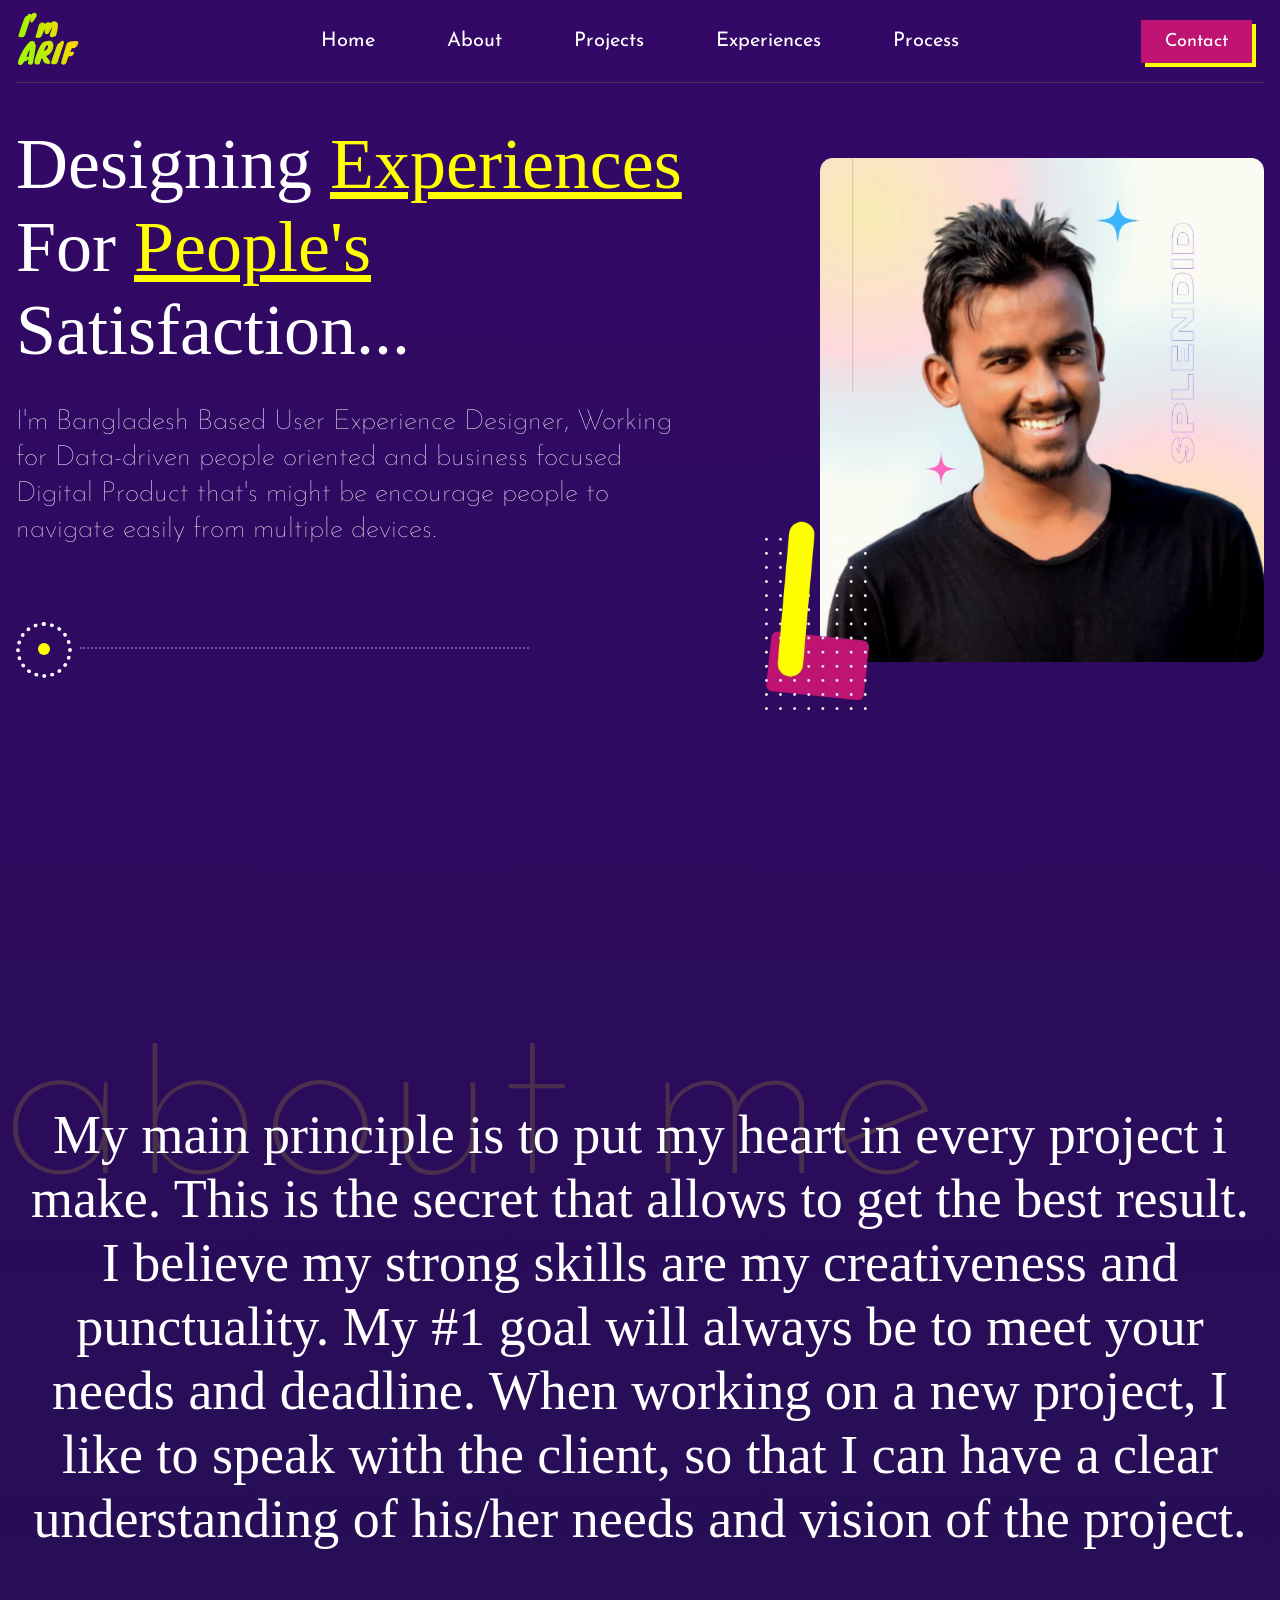
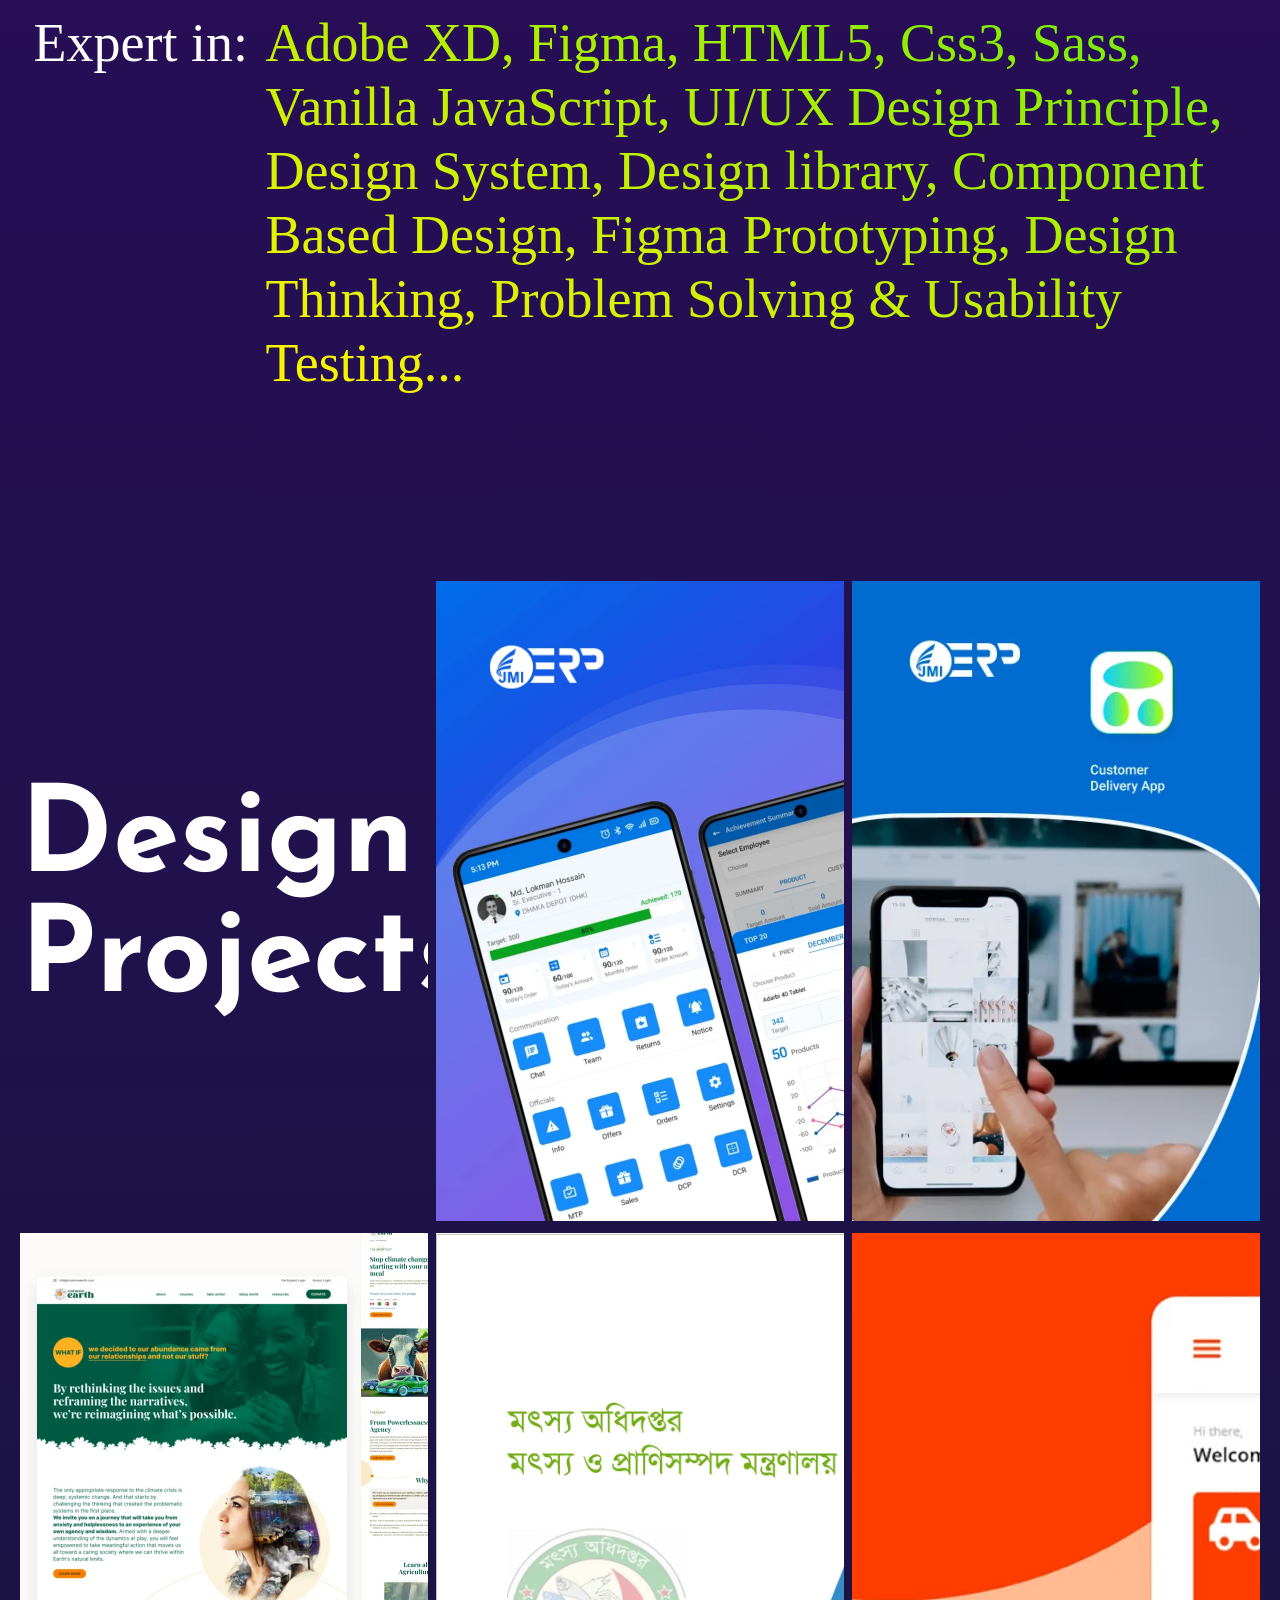
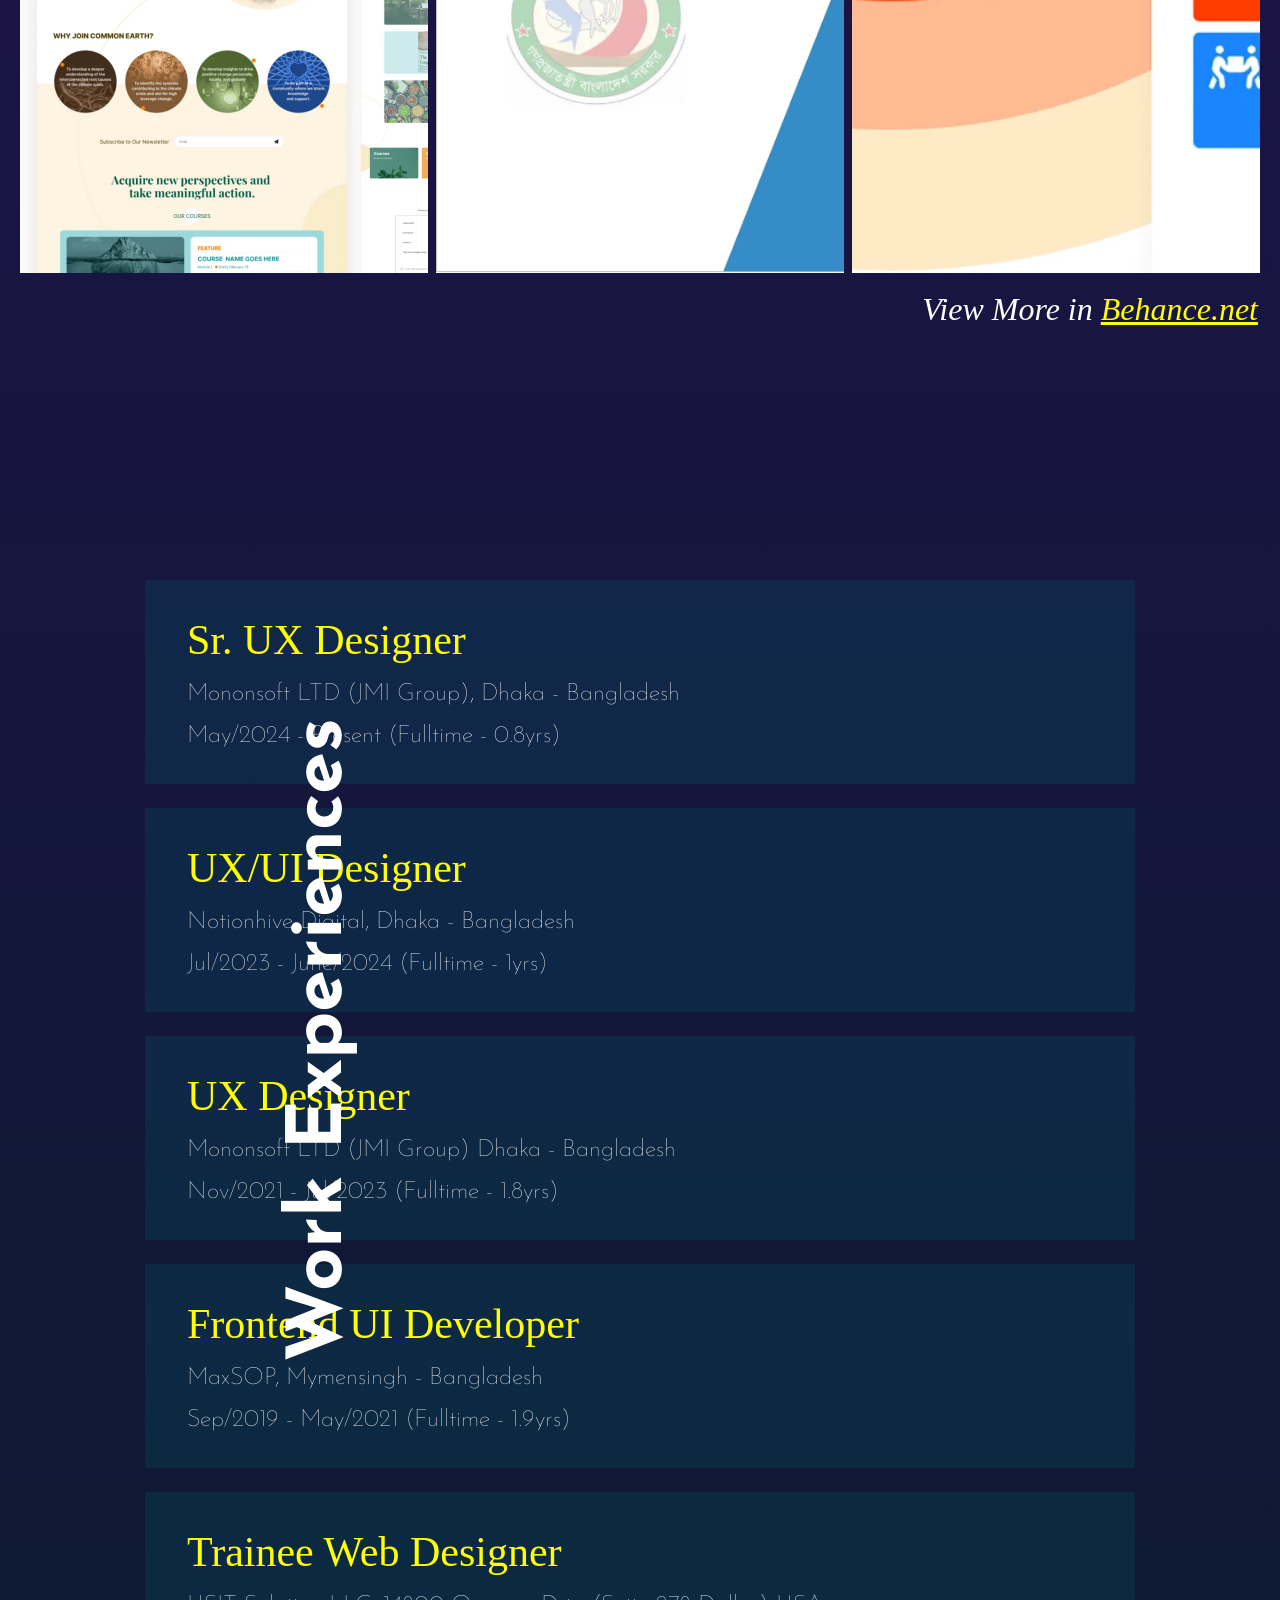
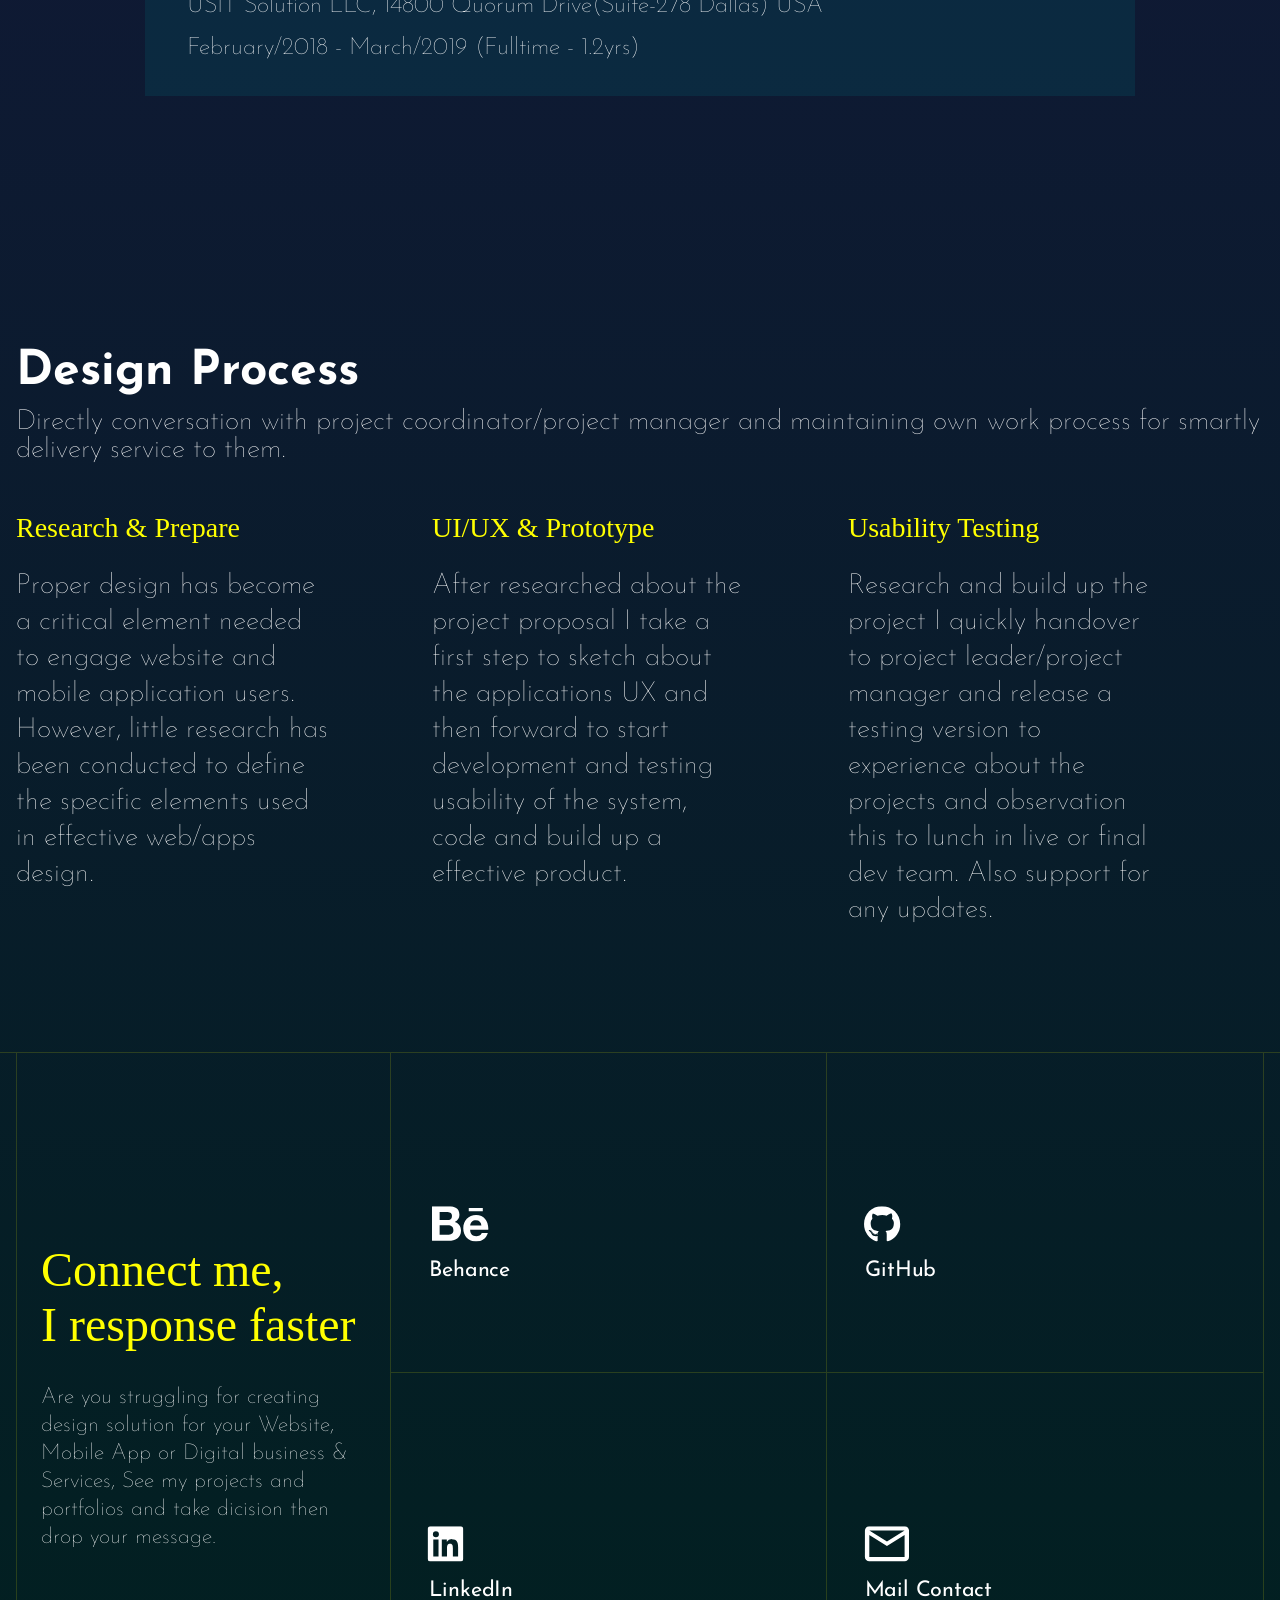
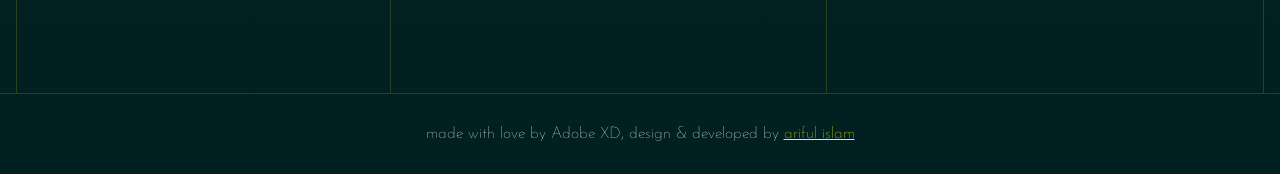
<file: 2023/index.html>
<!DOCTYPE html>
<html lang="en">
<head>
    <title>Greetings from ARIF</title>
    <meta charset="utf-8">
    <meta http-equiv="X-UA-Compatible" content="IE=edge">
    <meta name="viewport" content="width=device-width, initial-scale=1, maximum-scale=5">
    <meta name="keywords" content="UI Design, UX Design, Web Design, Mobile App Design, Frontend Development Expert">
    <meta name="description" content="Transforming idea from desing to client side coding for web, Designing user interface for web & mobile platforms...">
    <meta name="author" content="arif">
    <meta name="copyright" content="ariful islam">
    <meta name="robots" content="index, follow">
    <meta name="theme-color" content="#0180FF">
    <link rel="icon" href="images/resources/favicon.png" type="image/x-icon">
    <link rel="stylesheet" type="text/css" href="style.min.css">
    <meta property="og:image" content="images/resources/arif.webp" />
    <meta property="og:image:secure_url" content="images/resources/arif.webp" />
    <meta property="og:image:type" content="image/webp" />
    <meta property="og:image:width" content="420" />
    <meta property="og:image:height" content="280" />
    <meta property="og:image:alt" content="Person" />

    <!-- Hotjar Tracking Code for https://ais95.github.io -->
    <script>
        (function(h,o,t,j,a,r){
            h.hj=h.hj||function(){(h.hj.q=h.hj.q||[]).push(arguments)};
            h._hjSettings={hjid:3388368,hjsv:6};
            a=o.getElementsByTagName('head')[0];
            r=o.createElement('script');r.async=1;
            r.src=t+h._hjSettings.hjid+j+h._hjSettings.hjsv;
            a.appendChild(r);
        })(window,document,'https://static.hotjar.com/c/hotjar-','.js?sv=');
    </script>

	<script async src="https://pagead2.googlesyndication.com/pagead/js/adsbygoogle.js?client=ca-pub-4115548193411069"
     crossorigin="anonymous"></script>
</head>

<body class="scroll-content">
    <main id="wrapper">
        <!-- Main navigation -->
            <div class="container">
				<nav class="main_nav">
					<div class="row_100">
						<div class="col-20">
							<a href="#" class="logo">
                                <img src="./images/I’m ARIF.svg" alt="I'm Arif">
                            </a>
						</div>
						<div class="col-60">
							<ul class="nav_items">
								<li> <a href="#myHeader">Home</a> </li>
								<li> <a href="#aboutMe">About</a> </li>
								<li> <a href="#myPortfolio">Projects</a> </li>
								<li> <a href="#myExperiences">Experiences</a> </li>
                                <li> <a href="#myDesignProcess">Process</a> </li>                           
							</ul>
						</div>
						<div class="col-20">
                            <div class="hire_me_btn">
                                <a href="mailto:someone@example.com">Contact</a>
                            </div>
                        </div>
					</div>
				</nav>
            </div>
        






        <!-- Main index header -->
        <header class="header" id="myHeader">
            <div class="container">
                <div class="row_100">
                    <div class="col-60">
                        <div class="header-content">
                            <div>
                                <h1 class="heading_text"> Designing <span class="hl_text">Experiences</span> <br> For <span class="hl_text">People's</span> Satisfaction...</h1>
                                <p class="subheading_text">I'm Bangladesh Based User Experience Designer,  Working for 
									Data-driven people oriented and business focused Digital Product that's might  be encourage people to navigate easily from multiple devices.
								</p>

								<div class="raw_shape"> <span></span> </div>
                            </div>
                        </div>
                    </div>
                    <div class="col-40">
						<div class="header-image">
							<img src="./images/brand-cover.webp" alt="Brand Cover">
						</div>
                    </div>
                </div>
            </div>             
        </header>






        <!-- About section -->
        <section class="about" id="aboutMe">
            <div class="container">
                <h1 class="about_heading">about me</h1>
                <p class="about_me_typo">
					My main principle is to put my heart in every project i make. This is the secret that allows to get the best result. I believe my strong skills are my creativeness and punctuality. My #1 goal will always be to meet your needs and deadline. When working on a new project, I like to speak with the client, so that I can have a clear understanding of his/her needs and vision of the project.
                </p>
				<div class="row_100">
					<div class="col-20">
						<p class="about_me_typo"> Expert in: </p>
					</div>
					<div class="col-80">
						<p class="about_me_typo">
							<span class="skills">Adobe XD, Figma, HTML5, Css3, Sass, Vanilla JavaScript, UI/UX Design Principle, Design System, Design library, Component Based Design, Figma Prototyping, Design Thinking, Problem Solving & Usability Testing...</span>
						</p>
					</div>
				</div>         
            </div>
        </section>






        <!-- Projects listing -->
        <section class="projects" id="myPortfolio">
            <div class="container">
				<div class="row_100">
					<div class="col-33">
						<div class="project_block">
							<div class="area_title">
								<h1>Design Projects</h1>
							</div>
						</div>
					</div>					
					<div class="col-33">
						<div class="project_block">
                            <!-- <video autoplay loop class="project_cover">
                                <source src="./images/case_study/Green-App-Design.mp4" type="video/mp4">
                                Your browser does not support the video tag.
                            </video> -->
							<img class="project_cover" src="./images/case_study/JERP.webp" alt="1">
							<div class="text_overlay">
								<h6 class="project_title"> JERP Mobile App </h6>
                                <p class="use_case">
                                    Saleas and Order Creation With Tracking
                                </p>
								<a class="project_link" target="_blank" href="https://spectacled-pest-2b6.notion.site/Design-JERP-Mobile-app-164017dbcbbb805c8f8ac11d84bb5d3b?pvs=4">View Case Study <span></span> </a>
							</div>
						</div>
					</div>					
					<div class="col-33">
						<div class="project_block">
							<img class="project_cover" src="./images/case_study/JERP App 2.webp" alt="2">
							<div class="text_overlay">
								<h6 class="project_title"> JERP Medicare Delivery Apps </h6>
								                                <p class="use_case">
                                    Saleas and Order Creation With Tracking
                                </p>
								<a class="project_link" href="#">View Case Study <span></span> </a>
							</div>
						</div>
					</div>
				</div>
				<div class="row_100">
					<div class="col-33">
						<div class="project_block">
							<img class="project_cover" src="./images/case_study/Common-Earth.webp" alt="3">
							<div class="text_overlay">
								<h6 class="project_title">Common Earth - Website Revamp</h6>
								<a class="project_link" href="#">View Case Study <span></span> </a>
							</div>
						</div>
					</div>
					<div class="col-33">
						<div class="project_block">
							<img class="project_cover" src="./images/case_study/dof.webp" alt="4">
							<div class="text_overlay">
								<h6 class="project_title">Phonebook App - <br>Department of Fisheries</h6>
								<a class="project_link" href="#">View Case Study <span></span> </a>
							</div>
						</div>
					</div>
					<div class="col-33">
						<div class="project_block">
							<img class="project_cover" src="./images/case_study/5.webp" alt="5">
							<div class="text_overlay">
								<h6 class="project_title">Students Ph.D. Research Appointment System for Pennsylvania University</h6>
								<a class="project_link" href="#">View Case Study <span></span> </a>
							</div>
						</div>
					</div>
				</div>
            </div>
            <div class="container">
                <a class="external_link" href="https://www.behance.net/mr-arif" target="_blank">View More in <span>Behance.net</span></a>
            </div>
        </section>






        <!-- Experiences -->
        <section class="work_experiences" id="myExperiences">
            <div class="container">
                <div class="row_100">
                    <div class="col-100">
                        <div class="experience_card">                        
                            <h1 class="exp_title">Work Experiences</h1>
                            <div class="item">
                                <h3 class="title">Sr. UX  Designer</h3>
                                <p class="label">Mononsoft LTD (JMI Group), Dhaka - Bangladesh</p>
                                <p class="duration">May/2024 - Present (Fulltime - 0.8yrs)</p>
                            </div>                            
                            <div class="item">
                                <h3 class="title">UX/UI Designer</h3>
                                <p class="label">Notionhive Digital, Dhaka - Bangladesh</p>
                                <p class="duration">Jul/2023 - June/2024 (Fulltime - 1yrs)</p>
                            </div>                              
                            <div class="item">
                                <h3 class="title">UX Designer</h3>
                                <p class="label">Mononsoft LTD (JMI Group) Dhaka - Bangladesh</p>
                                <p class="duration">Nov/2021 - Jul/2023 (Fulltime - 1.8yrs)</p>
                            </div>                            
                            <div class="item">
                                <h3 class="title">Frontend UI Developer</h3>
                                <p class="label">MaxSOP, Mymensingh - Bangladesh</p>
                                <p class="duration">Sep/2019 - May/2021 (Fulltime - 1.9yrs)</p>
                            </div>                            
                            <div class="item">
                                <h3 class="title">Trainee Web Designer</h3>
                                <p class="label">USIT Solution LLC, 14800 Quorum Drive(Suite-278 Dallas) USA</p>
                                <p class="duration">February/2018 - March/2019 (Fulltime - 1.2yrs)</p>
                            </div>
										
                        </div>
                    </div>
                </div>                
            </div>
        </section>






        <!-- Design & Work Process -->
        <section class="design_process" id="myDesignProcess">
            <div class="container">
                <div class="glass_backg">
                    <div class="heading_row"> 
                        <h1 class="title">Design Process</h1>
                        <p class="text_info">Directly conversation with project coordinator/project manager and maintaining own work process for smartly delivery service to them.</p>
                    </div>
                    <div class="row_100">
                        <div class="col-33">
                            <div class="div-box">
                                <h2 class="process_type">Research & Prepare</h2>
                                <p class="process_brief">
                                    Proper design has become a critical element needed to engage website and mobile application users. However, little research has been conducted to define the specific elements used in effective web/apps design.
                                </p>
                            </div>
                        </div>                    
                        
                        <div class="col-33">
                            <div class="div-box">
                                <h2 class="process_type">UI/UX & Prototype</h2>
                                <p class="process_brief">
                                    After researched about the project proposal I take a first step to sketch about the applications UX and then forward to start development and testing usability of the system, code and build up a effective product.
                                </p>
                            </div>
                        </div>                    
                        
                        <div class="col-33">
                            <div class="div-box">
                                <h2 class="process_type">Usability Testing</h2>
                                <p class="process_brief">
                                    Research and build up the project I quickly handover to project leader/project manager and release a testing version to experience about the projects and observation this to lunch in live or final dev team. Also support for any updates.
                                </p>
                            </div>
                        </div>
                    </div>
                </div>

            </div>
        </section>
        
        


        <!-- Main footer -->


        <footer class="main_footer" id="Contact">
            <div class="container">
                <div class="row_100">
                    <div class="col-30">
                        <div class="content_contact">
                            <div class="text_content">
                                <h1 class="title_txt">Connect me, <br> I response faster</h1>
                                <p class="info_txt">Are you struggling for creating design solution for your Website, Mobile App or Digital business & Services, See my projects and portfolios and take dicision then drop your message. </p>
                            </div>
                        </div>
                    </div>
                    <div class="col-70">
                        <div class="social-content">
                            <div class="nav"> 
                                <a target="_blank" class="abc" href="https://www.behance.net/mr-arif">
                                    <span class="imp_text">14 Projects</span>
                                    <svg xmlns="http://www.w3.org/2000/svg" width="80.282" height="50.33" viewBox="0 0 80.282 50.33">
                                        <path id="Icon_awesome-behance" data-name="Icon awesome-behance" d="M32.336,27.853c4.432-2.119,6.746-5.324,6.746-10.314C39.082,7.7,31.751,5.3,23.29,5.3H0V54.7H23.945c8.976,0,17.408-4.307,17.408-14.342,0-6.2-2.941-10.788-9.018-12.5ZM10.858,13.734H21.046c3.917,0,7.443,1.1,7.443,5.645,0,4.2-2.746,5.882-6.621,5.882H10.858V13.734Zm11.61,32.573H10.858V32.7H22.691c4.781,0,7.805,1.993,7.805,7.053,0,4.99-3.61,6.551-8.028,6.551ZM72.435,12.758H52.407V7.894H72.435v4.864Zm7.847,24.573c0-10.579-6.188-19.4-17.408-19.4-10.9,0-18.3,8.2-18.3,18.928,0,11.136,7.011,18.774,18.3,18.774,8.544,0,14.077-3.847,16.739-12.028H70.944c-.934,3.052-4.781,4.669-7.763,4.669-5.756,0-8.781-3.373-8.781-9.1H80.2C80.241,38.585,80.282,37.958,80.282,37.331ZM54.414,32.982c.321-4.7,3.443-7.638,8.154-7.638,4.934,0,7.415,2.9,7.833,7.638Z" transform="translate(0 -5.302)" fill="#fff"/>
                                    </svg>                                      
                                    <span>Behance</span>
                                </a> 
                            </div>
                            <div class="nav"> 
                                <a target="_blank" href="https://github.com/ais95">
                                    <span class="imp_text">25 Repositories</span>
                                    <svg xmlns="http://www.w3.org/2000/svg" width="51.619" height="50.33" viewBox="0 0 51.619 50.33">
                                        <path id="Icon_awesome-github" data-name="Icon awesome-github" d="M17.265,41.088c0,.208-.239.375-.541.375-.343.031-.583-.135-.583-.375,0-.208.239-.375.541-.375C16.995,40.682,17.265,40.848,17.265,41.088Zm-3.237-.468c-.073.208.135.448.448.51a.488.488,0,0,0,.645-.208c.062-.208-.135-.448-.448-.541A.534.534,0,0,0,14.029,40.619Zm4.6-.177c-.3.073-.51.271-.479.51.031.208.3.343.614.271s.51-.271.479-.479S18.931,40.411,18.629,40.443ZM25.477.563C11.042.563,0,11.521,0,25.956A26.092,26.092,0,0,0,17.64,50.85c1.332.239,1.8-.583,1.8-1.259,0-.645-.031-4.2-.031-6.39,0,0-7.285,1.561-8.815-3.1,0,0-1.186-3.028-2.893-3.809,0,0-2.383-1.634.167-1.6a5.493,5.493,0,0,1,4.017,2.685c2.279,4.017,6.1,2.862,7.587,2.175a5.784,5.784,0,0,1,1.665-3.507C15.319,35.4,9.45,34.552,9.45,24.54a7.887,7.887,0,0,1,2.456-6.13,9.833,9.833,0,0,1,.271-7.066c2.175-.676,7.181,2.81,7.181,2.81a24.586,24.586,0,0,1,13.071,0s5.006-3.5,7.181-2.81a9.828,9.828,0,0,1,.271,7.066c1.665,1.842,2.685,3.278,2.685,6.13,0,10.043-6.13,10.844-11.947,11.5a6.155,6.155,0,0,1,1.769,4.829c0,3.507-.031,7.847-.031,8.7,0,.676.479,1.5,1.8,1.259A25.851,25.851,0,0,0,51.619,25.956C51.619,11.521,39.911.563,25.477.563ZM10.116,36.457c-.135.1-.1.343.073.541.167.167.406.239.541.1.135-.1.1-.343-.073-.541C10.49,36.394,10.251,36.321,10.116,36.457Zm-1.124-.843c-.073.135.031.3.239.406a.31.31,0,0,0,.448-.073c.073-.135-.031-.3-.239-.406C9.231,35.478,9.065,35.51,8.992,35.614Zm3.372,3.7c-.167.135-.1.448.135.645.239.239.541.271.676.1.135-.135.073-.448-.135-.645C12.811,39.183,12.5,39.152,12.364,39.319Zm-1.186-1.53c-.167.1-.167.375,0,.614s.448.343.583.239a.475.475,0,0,0,0-.645C11.614,37.758,11.344,37.653,11.177,37.789Z" transform="translate(0 -0.563)" fill="#fff"/>
                                    </svg>   
                                    <span>GitHub</span>                                   
                                </a> 
                            </div>
                            <div class="nav"> 
                                <a target="_blank" href="https://www.linkedin.com/in/mr-arif/">
                                    <span class="imp_text">1k+ Followers</span>
                                    <svg xmlns="http://www.w3.org/2000/svg" width="50.33" height="50.33" viewBox="0 0 50.33 50.33">
                                        <path id="Icon_awesome-linkedin" data-name="Icon awesome-linkedin" d="M46.735,2.25H3.584A3.61,3.61,0,0,0,0,5.879V48.951A3.61,3.61,0,0,0,3.584,52.58H46.735a3.62,3.62,0,0,0,3.595-3.629V5.879A3.62,3.62,0,0,0,46.735,2.25ZM15.211,45.39H7.752V21.371h7.471V45.39Zm-3.73-27.3a4.325,4.325,0,1,1,4.325-4.325,4.327,4.327,0,0,1-4.325,4.325Zm31.692,27.3h-7.46V33.706c0-2.786-.056-6.37-3.876-6.37-3.887,0-4.482,3.033-4.482,6.168V45.39H19.9V21.371h7.156v3.28h.1a7.857,7.857,0,0,1,7.066-3.876c7.549,0,8.954,4.977,8.954,11.448Z" transform="translate(0 -2.25)" fill="#fff"/>
                                    </svg>                                      
                                    <span>LinkedIn</span>
                                </a> 
                            </div>
                            <div class="nav">
                                <a target="_blank" href="mailto:arifalislam642@gmail.com">
                                    <span class="imp_text">First Response</span>
                                    <svg xmlns="http://www.w3.org/2000/svg" width="61.456" height="49.165" viewBox="0 0 61.456 49.165">
                                        <path id="Icon_material-mail-outline" data-name="Icon material-mail-outline" d="M58.311,6H9.146a6.137,6.137,0,0,0-6.115,6.146L3,49.019a6.164,6.164,0,0,0,6.146,6.146H58.311a6.164,6.164,0,0,0,6.146-6.146V12.146A6.164,6.164,0,0,0,58.311,6Zm0,43.019H9.146V18.291L33.728,33.655,58.311,18.291ZM33.728,27.51,9.146,12.146H58.311Z" transform="translate(-3 -6)" fill="#fff"/>
                                    </svg>    
                                    <span>Mail Contact</span>                                
                                </a>
                            </div>
                        </div>
                    </div>
                </div>
            </div>
        </footer>

        <div class="copyright_text">
            <p class="text_label"> made with love by Adobe XD, design & developed by <a href="https://github.com/ais95/ais95.github.io">ariful islam</a>  </p>
        </div>
    </main>

    <div class="section_el">
        <svg class="header_el" viewBox="0 0 780.987 501.865">
            <g id="Group_4" data-name="Group 4" transform="translate(-187.013 -171.635)" opacity="0.75">
              <path id="Path_2" data-name="Path 2" d="M873.826,1105.58c-1.181,14.172-51.853,31-51.853,31s7.086,134.633,31.887,136.995,197.225-1.181,223.207-9.448,157.878-33.028,162.6-57.829,89.811-88.679,80.363-85.136-130.408-61.3-149.3-89.639-255.447,28.6-255.447,28.6Z" transform="matrix(0.999, -0.035, 0.035, 0.999, -396.431, -579.363)" fill="#ff2eff"/>
              <path id="Path_3" data-name="Path 3" d="M900.455,986.583c-1.308,15.7-78.481,149.114-78.481,149.114s7.848,149.115,35.317,151.731,218.44-1.308,247.216-10.464,107.258-68.017,112.49-95.486,26.16-146.5,15.7-142.574-224.318-71.153-245.247-102.545-86.991,29.3-86.991,29.3Z" transform="translate(-13.521 -1016.207) rotate(25)" fill="#16ff16"/>
            </g>
        </svg>            
    </div>








    <!-- Modal Elements Fixed -->
    <!-- <div class="sidepanle_data">
        <div class="header">
            
        </div>
    </div> -->

</body>
</html>
</file>
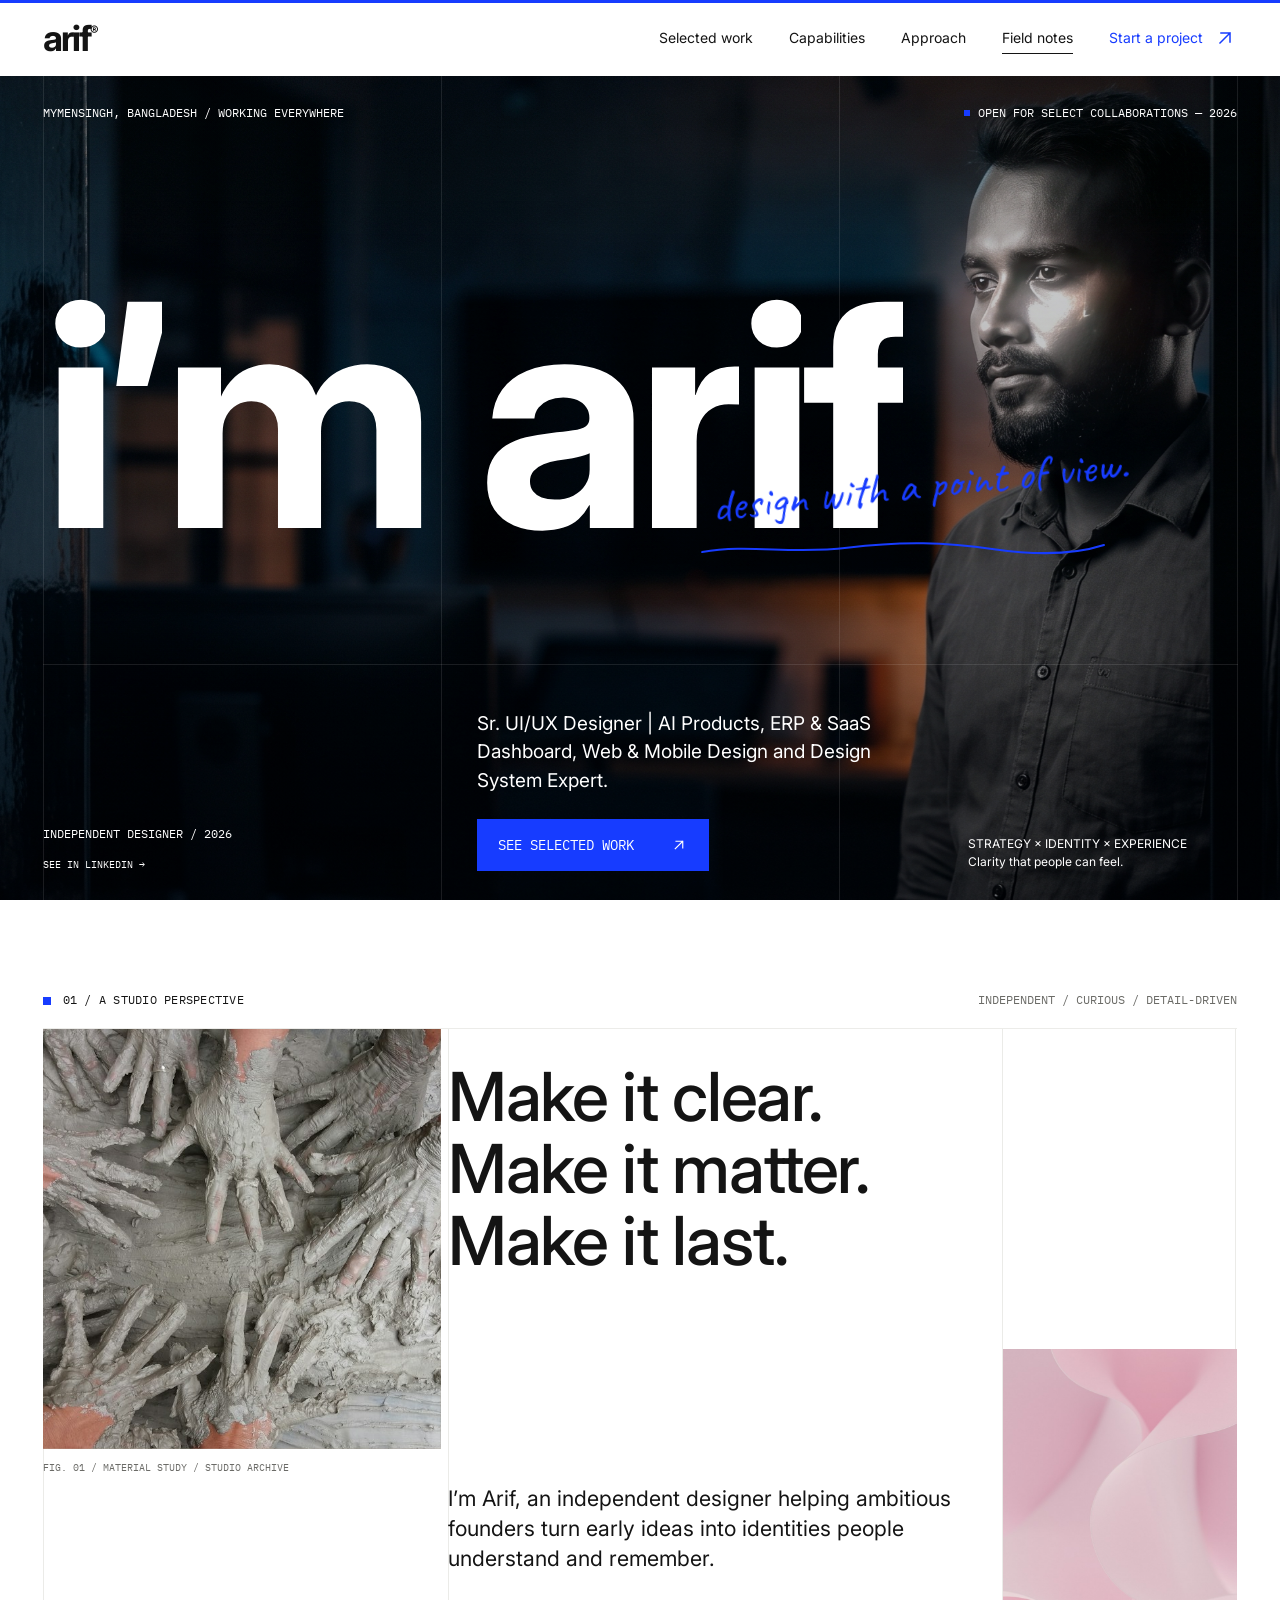
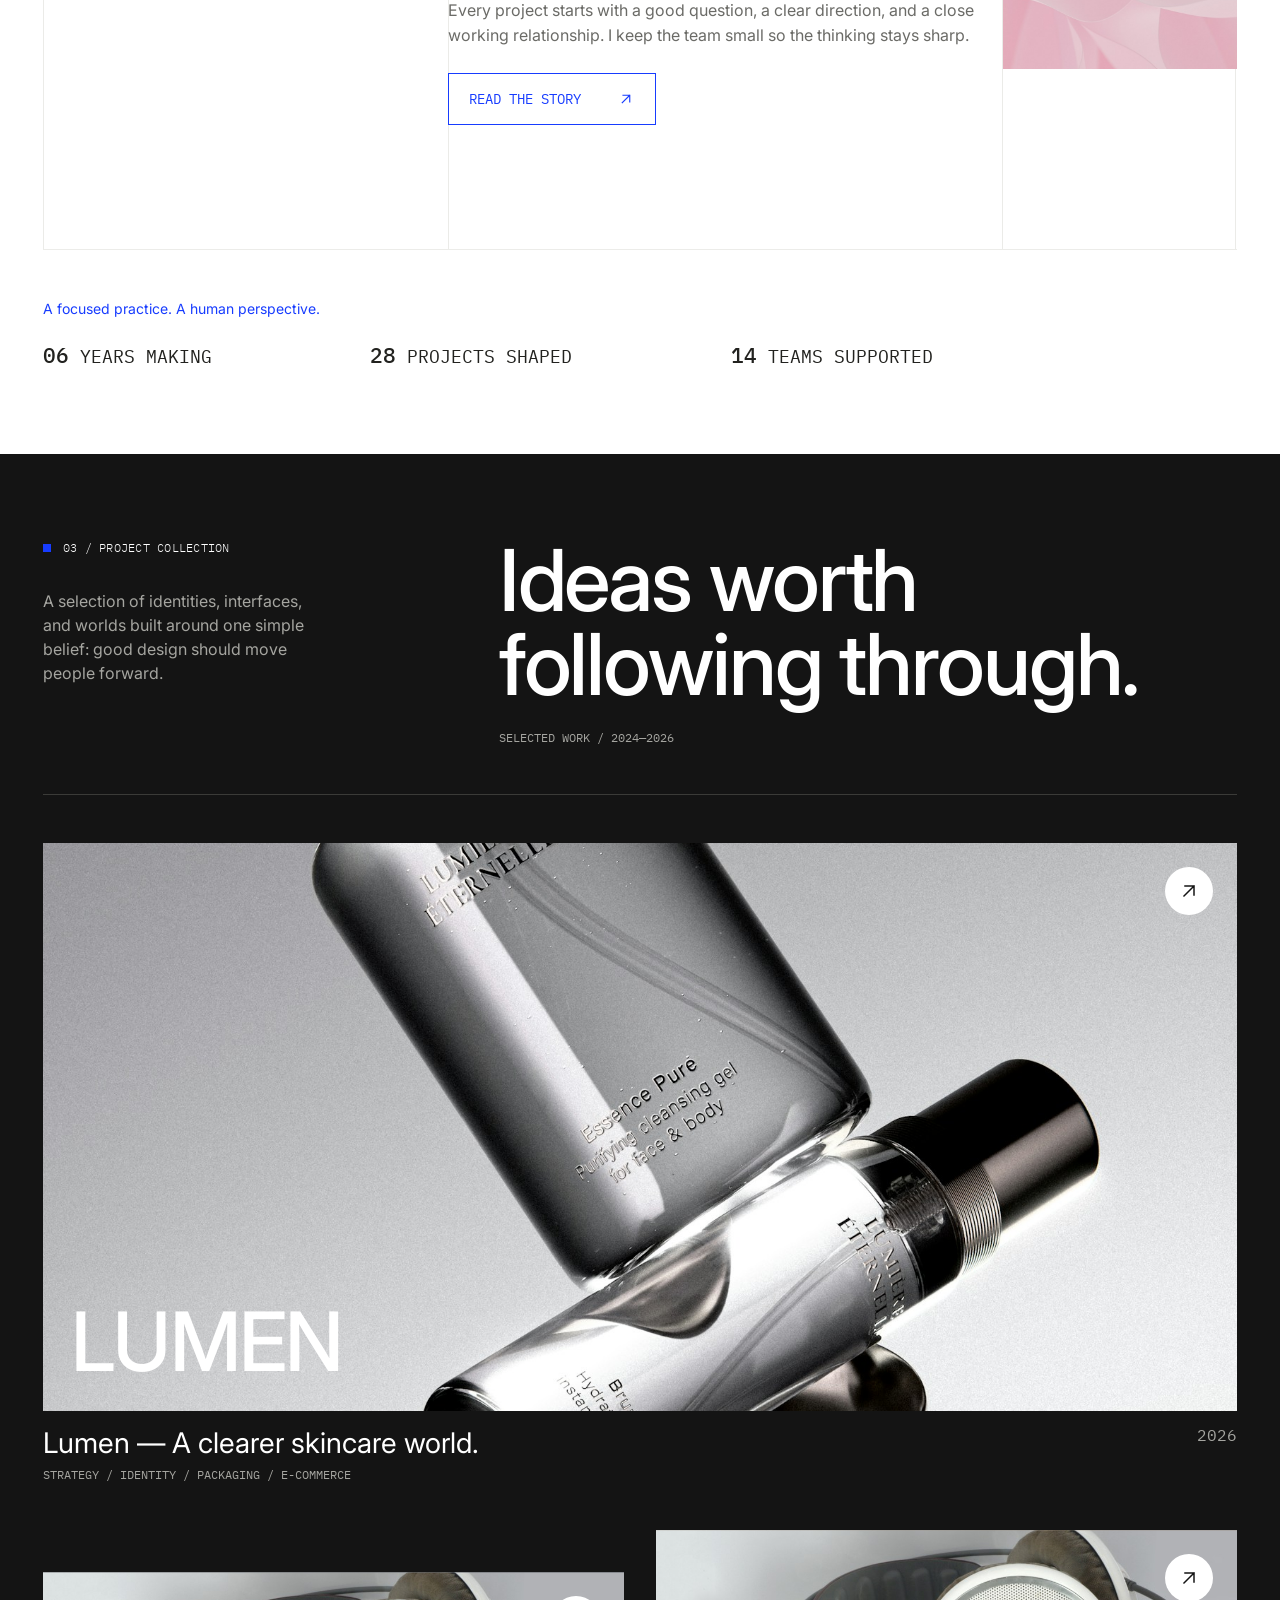
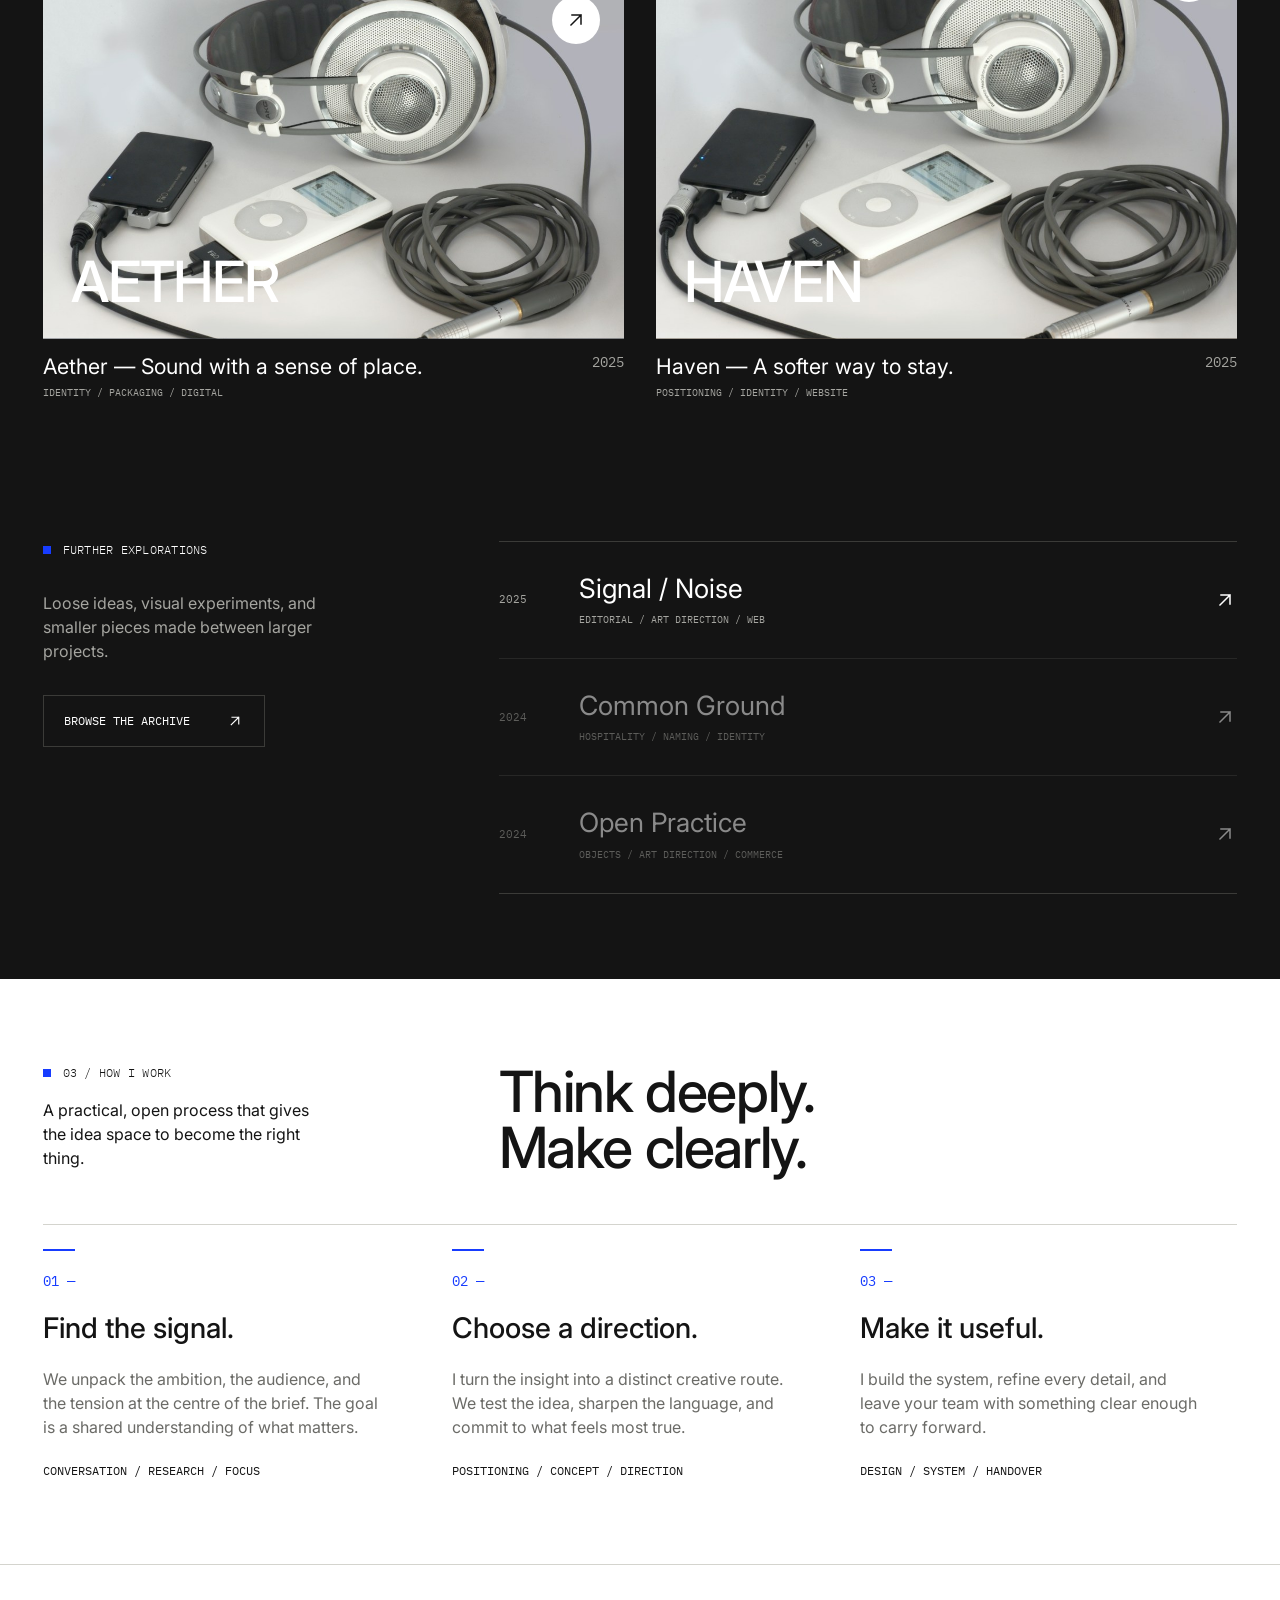
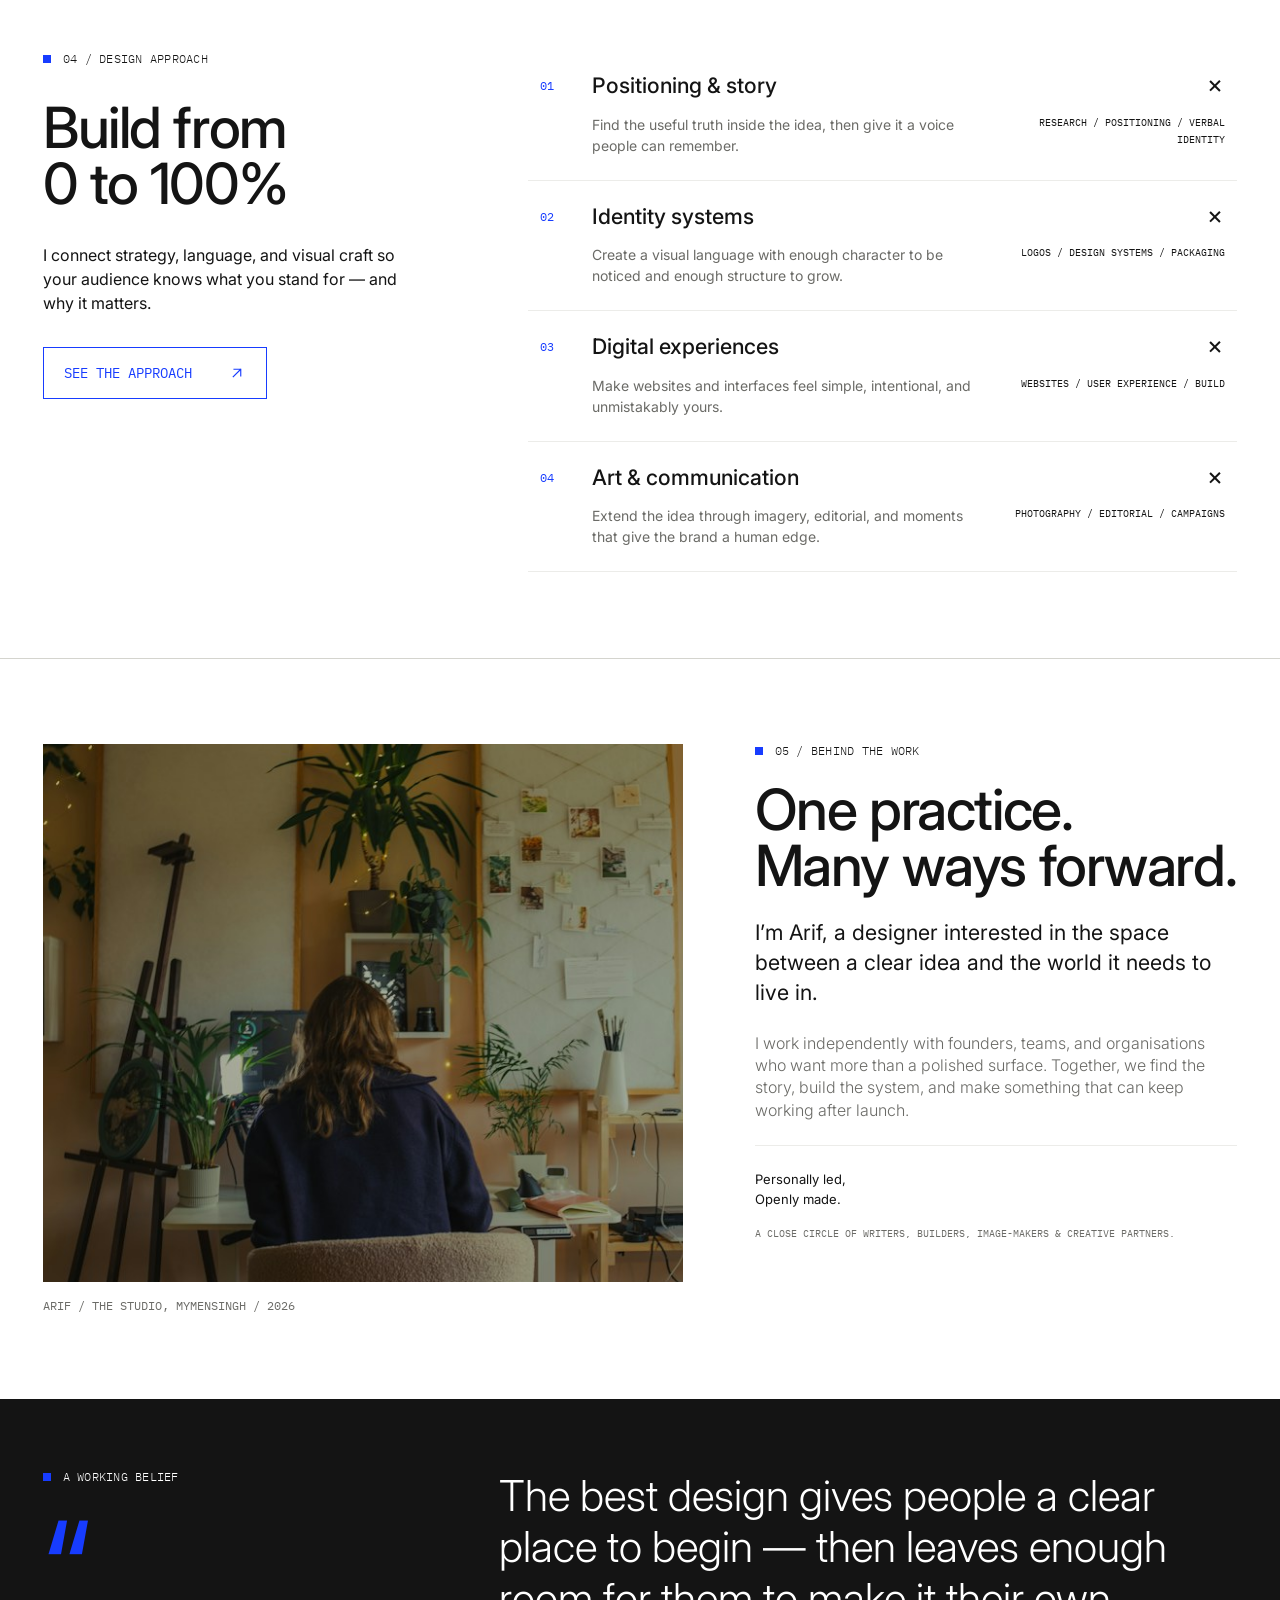
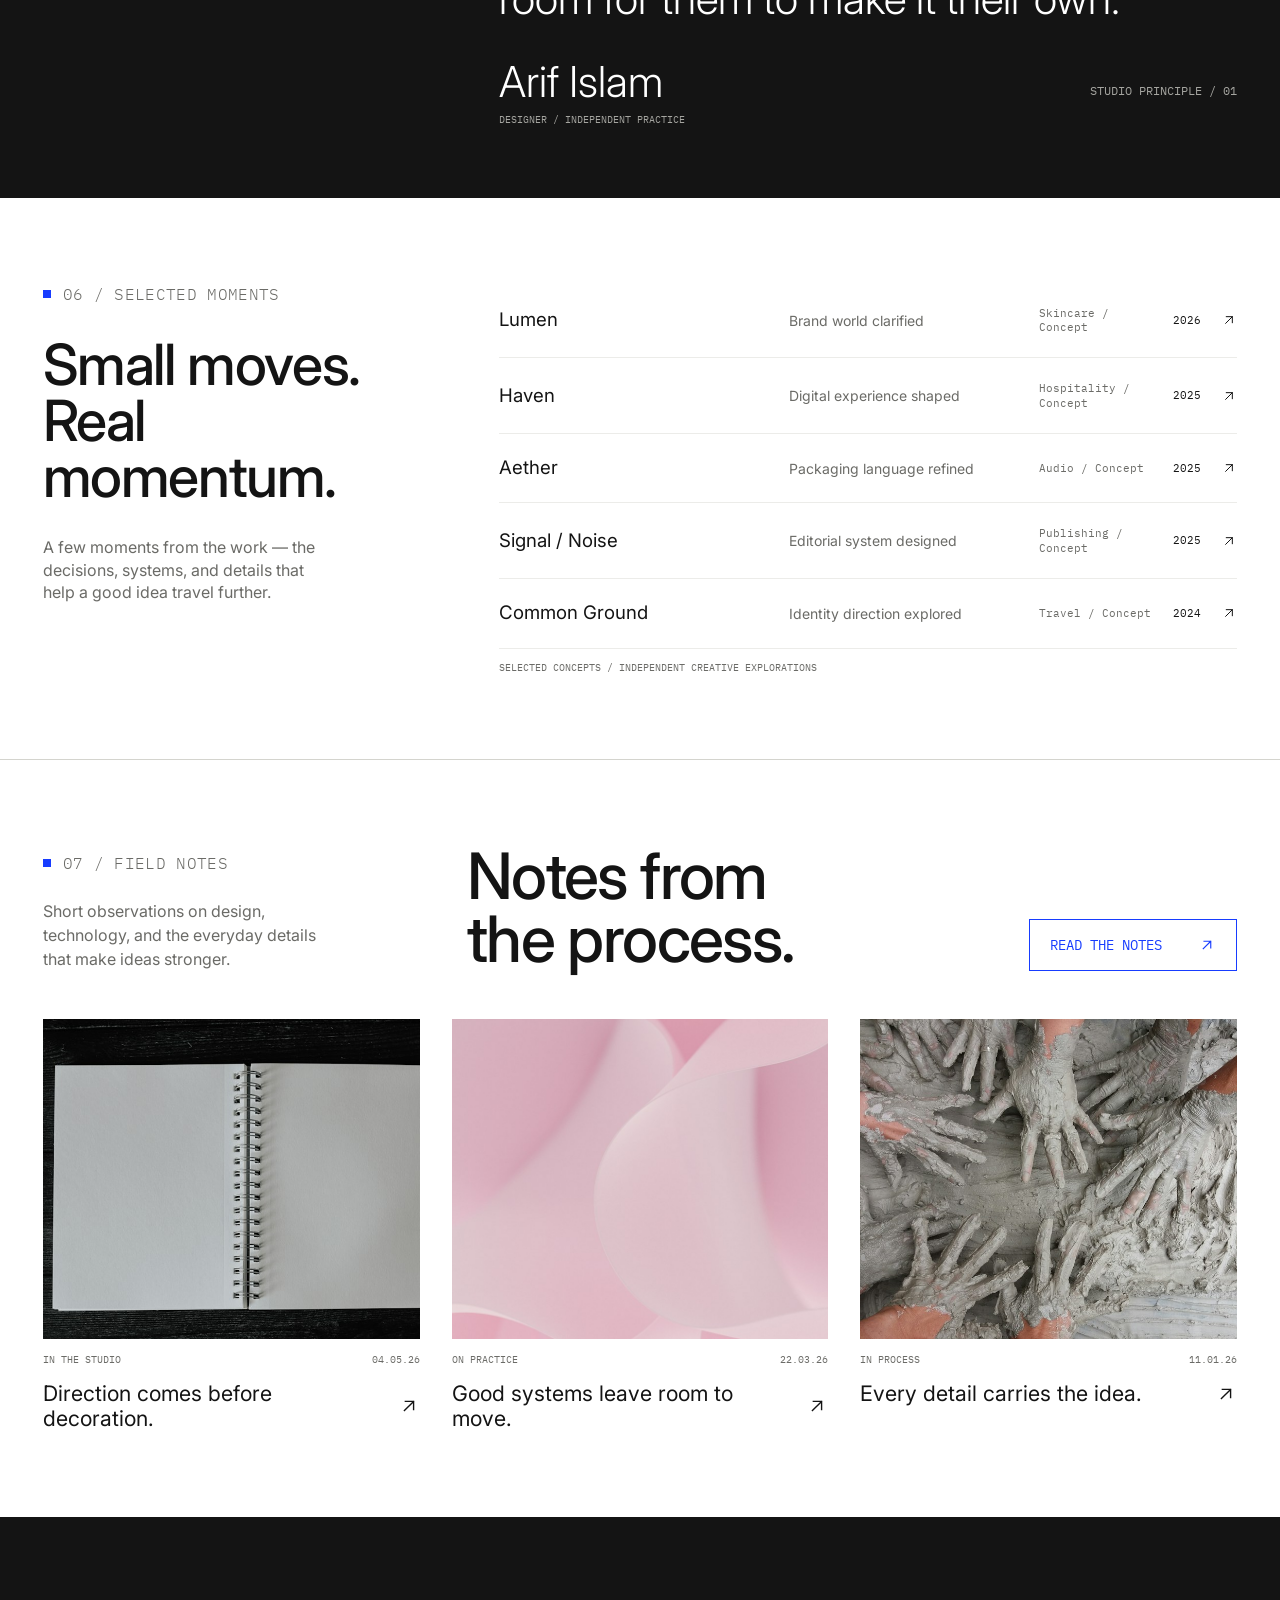
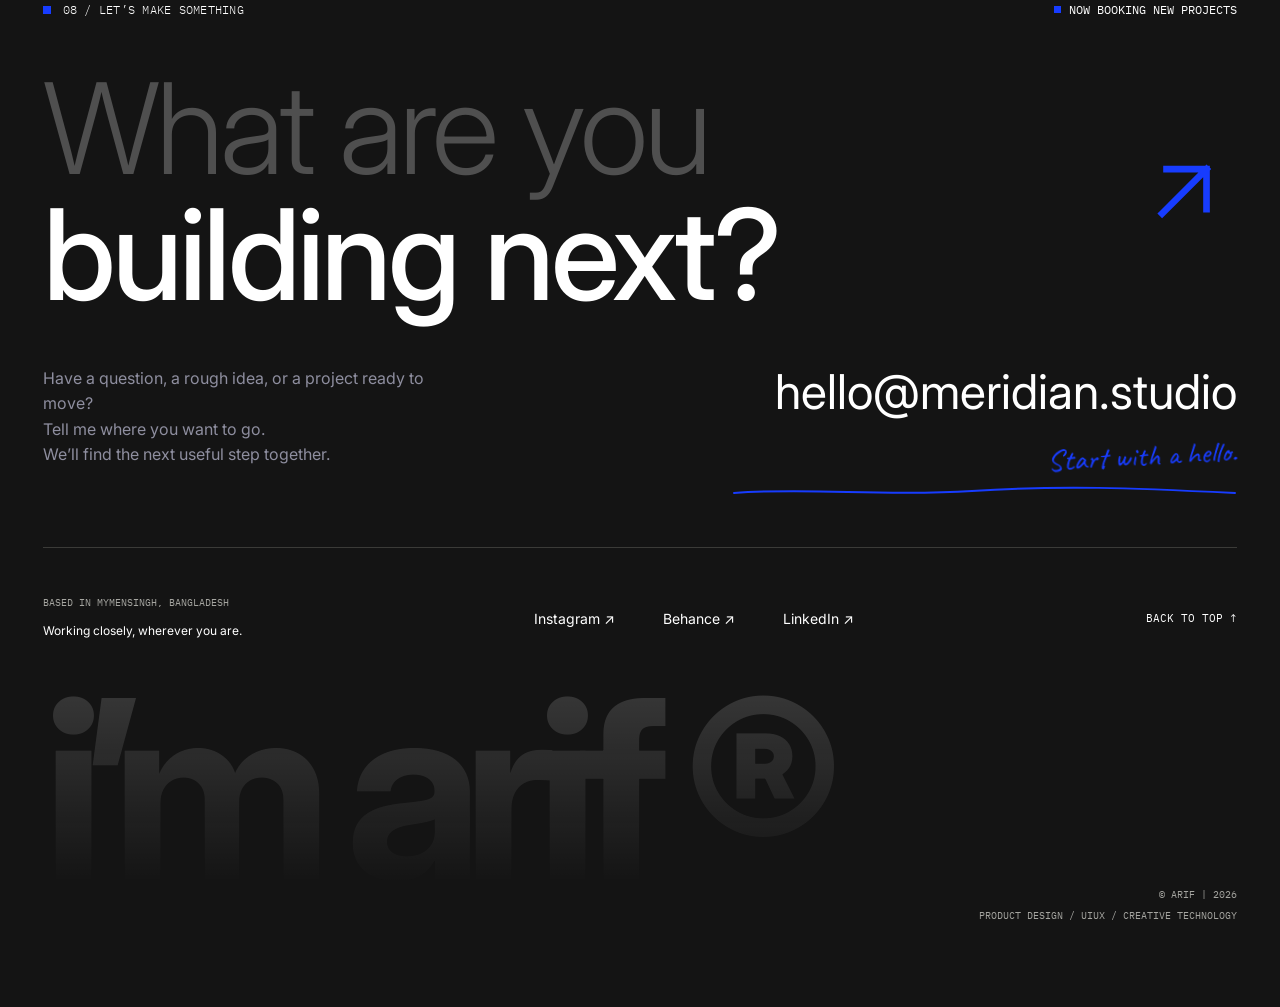
<file: portfolio/index.html>
<!doctype html>
<html lang="en">
<head>
  <meta charset="utf-8">
  <meta name="viewport" content="width=device-width, initial-scale=1, viewport-fit=cover">
  <title>Arif Portfolio</title>
  <meta name="claude:viewport-fit-sides" content="cover">

  <!-- Typography -->
  <link rel="preconnect" href="https://fonts.googleapis.com">
  <link rel="preconnect" href="https://fonts.gstatic.com" crossorigin>
  <link href="https://fonts.googleapis.com/css2?family=Caveat:wght@400&amp;family=IBM+Plex+Mono:wght@400;500&amp;family=Inter:wght@300;400;500;700&amp;display=swap" rel="stylesheet">

  <!-- Site styles -->
  <link rel="stylesheet" href="styles.css">
</head>
<body>

  <!-- Shared icon definitions -->
  <svg class="icon-sprite" width="0" height="0" aria-hidden="true">
    <symbol id="ar" viewBox="0 0 24 24">
      <path d="M7 17L17 7M8 7h9v9" fill="none" stroke="currentColor" stroke-width="1.5" stroke-linecap="square" />
    </symbol>
  </svg>

  <!-- Global UI helpers -->
  <div class="progress" aria-hidden="true"></div>
  <div class="tip" id="tip" aria-hidden="true">View</div>

  <!-- Primary navigation -->
  <header class="nav" id="nav">
    <a class="logo" href="#top" aria-label="Arif, back to top">arif<sup>®</sup></a>
    <nav class="nav__links" aria-label="Primary">
      <a href="#work">Selected work</a>
      <a href="#capabilities">Capabilities</a>
      <a href="#process">Approach</a>
      <a href="#journal">Field notes</a>
      <a class="nav__cta" href="#contact">
        Start a project
        <svg class="ico" aria-hidden="true"><use href="#ar" /></svg>
      </a>
    </nav>
  </header>

<main id="top">
  <!-- 00 / Hero -->
  <section class="hero" aria-label="Introduction">
    <div class="hero__photo"><img src="assets/hero-background.png" alt="Arif in the studio" loading="eager" decoding="async" referrerpolicy="no-referrer" onerror="this.remove()"></div>
    <div class="hero__grid" aria-hidden="true"></div>
    <div class="hero__meta">
      <p>MYMENSINGH, BANGLADESH / WORKING EVERYWHERE</p>
      <p class="avail">OPEN FOR SELECT COLLABORATIONS — 2026</p>
    </div>
    <div class="word">
      <h1 id="wordmark" aria-label="i’m arif">i’m arif</h1>
      <p class="word__note" aria-hidden="true">design with a point of view.</p>
      <svg class="word__line" viewBox="0 0 580 30" aria-hidden="true"><path pathLength="1" d="M3 20C70 8 130 24 210 14S350 6 420 16 540 22 577 10"/></svg>
    </div>
    <div class="intro">
      <div class="intro__ed">
        <p>INDEPENDENT DESIGNER / 2026</p>
        <a target="_blank" href="https://www.linkedin.com/in/mr-arif/">
          <small> SEE IN LINKEDIN →</small>
        </a>
      </div>
      <div class="intro__promise">
        <p>
          Sr. UI/UX Designer | AI Products, ERP & SaaS Dashboard, Web & Mobile Design and Design System Expert.
        </p>
        <a class="action action--solid" href="#work">See selected work <svg class="ico" aria-hidden="true"><use href="#ar"/></svg></a>
      </div>
      <p class="intro__tag">STRATEGY × IDENTITY × EXPERIENCE<br>Clarity that people can feel.</p>
    </div>
  </section>

  <!-- 01 / Studio perspective -->
  <section class="band" id="intro">
    <div class="mast">
      <p class="label">01 / A studio perspective</p>
      <p>INDEPENDENT / CURIOUS / DETAIL-DRIVEN</p>
    </div>
    <div class="rule"></div>
    <div class="edit">
      <div class="fig"><div class="ph"><img src="https://images.unsplash.com/photo-1513364776144-60967b0f800f?auto=format&amp;fit=crop&amp;w=1200&amp;q=85" alt="Artist working with materials in a studio" loading="lazy" decoding="async" referrerpolicy="no-referrer" onerror="this.onerror=null;this.src='assets/gesture-study.jpg'"></div><p class="cap">FIG. 01 / MATERIAL STUDY / STUDIO ARCHIVE</p></div>
      <h2><span><i>Make it clear.</i></span><span><i>Make it matter.</i></span><span><i>Make it last.</i></span></h2>
      <div class="ph color"><img src="https://images.unsplash.com/photo-1549490349-8643362247b5?auto=format&amp;fit=crop&amp;w=900&amp;q=85" alt="Abstract color study" loading="eager" fetchpriority="high" decoding="async" referrerpolicy="no-referrer" onerror="this.onerror=null;this.src='assets/color-study.jpg'"></div>
      <div class="edit__copy rise">
        <p>I’m Arif, an independent designer helping ambitious founders turn early ideas into identities people understand and remember.</p>
        <p>Every project starts with a good question, a clear direction, and a close working relationship. I keep the team small so the thinking stays sharp.</p>
        <a class="action action--line" href="#studio"> Read the Story <svg class="ico" aria-hidden="true"><use href="#ar"/></svg></a>
      </div>
    </div>
    <div class="rule"></div>
    <div class="values">
      <p>A focused practice. A human perspective.</p>
      <div class="stats">
        <span><b data-count="6">06</b> years making</span>
        <span><b data-count="28">28</b> projects shaped</span>
        <span><b data-count="14">14</b> teams supported</span>
      </div>
    </div>
  </section>

  <!-- 03 / Project collection -->
  <section class="band dark" id="work">
    <div class="work">
      <div class="work__intro">
        <div class="work__ctx">
          <p class="label">03 / Project collection</p>
          <p>A selection of identities, interfaces, and worlds built around one simple belief: good design should move people forward.</p>
        </div>
        <div class="work__head">
          <h2 class="h-xl">Ideas worth<br>following through.</h2>
          <p>SELECTED WORK / 2024—2026</p>
        </div>
      </div>
      <div class="rule"></div>
      <a class="case case--lead" href="#work" aria-label="Lumen, a clearer skincare world">
        <div class="case__img"><span class="bg g-lumen"><img src="assets/lumen.jpg" alt="Lumen skincare products" loading="lazy" decoding="async" referrerpolicy="no-referrer" onerror="this.remove()"></span><h3>LUMEN</h3><span class="circle"><svg class="ico" aria-hidden="true"><use href="#ar"/></svg></span></div>
        <div class="case__cap"><div><h4>Lumen — A clearer skincare world.</h4><p>STRATEGY / IDENTITY / PACKAGING / E-COMMERCE</p></div><span class="yr">2026</span></div>
      </a>
      <div class="pair">
        <a class="case" href="#work" aria-label="Aether, sound with a sense of place">
          <div class="case__img"><span class="bg g-aether"><img src="assets/aether.jpg" alt="Aether headphones" loading="lazy" decoding="async" referrerpolicy="no-referrer" onerror="this.remove()"></span><h3>AETHER</h3><span class="circle"><svg class="ico" aria-hidden="true"><use href="#ar"/></svg></span></div>
          <div class="case__cap"><div><h4>Aether — Sound with a sense of place.</h4><p>IDENTITY / PACKAGING / DIGITAL</p></div><span class="yr">2025</span></div>
        </a>
        <a class="case case--tall" href="#work" aria-label="Haven, a softer way to stay">
          <div class="case__img"><span class="bg g-haven"><img src="assets/haven.jpg" alt="Haven interior" loading="lazy" decoding="async" referrerpolicy="no-referrer" onerror="this.remove()"></span><h3>HAVEN</h3><span class="circle"><svg class="ico" aria-hidden="true"><use href="#ar"/></svg></span></div>
          <div class="case__cap"><div><h4>Haven — A softer way to stay.</h4><p>POSITIONING / IDENTITY / WEBSITE</p></div><span class="yr">2025</span></div>
        </a>
      </div>
    </div>
  </section>

  <!-- Further explorations -->
  <section class="band dark arch" aria-label="Further explorations">
    <div class="arch__intro">
      <p class="label">Further explorations</p>
      <p>Loose ideas, visual experiments, and smaller pieces made between larger projects.</p>
      <a class="action action--night" href="#work">Browse the archive <svg class="ico" aria-hidden="true"><use href="#ar"/></svg></a>
    </div>
    <div class="arch__list">
      <a class="arow" href="#work"><span class="y">2025</span><span class="m"><h3>Signal / Noise</h3><small>Editorial / Art direction / Web</small></span><svg class="ico" aria-hidden="true"><use href="#ar"/></svg></a>
      <a class="arow" href="#work"><span class="y">2024</span><span class="m"><h3>Common Ground</h3><small>Hospitality / Naming / Identity</small></span><svg class="ico" aria-hidden="true"><use href="#ar"/></svg></a>
      <a class="arow" href="#work"><span class="y">2024</span><span class="m"><h3>Open Practice</h3><small>Objects / Art direction / Commerce</small></span><svg class="ico" aria-hidden="true"><use href="#ar"/></svg></a>
      <div class="rule"></div>
    </div>
  </section>


  <!-- 03 / Shared direction -->
  <section class="band" id="process">
    <div class="proc">
      <div class="proc__top">
        <div class="proc__ctx"><p class="label">03 / How I work</p><p>A practical, open process that gives the idea space to become the right thing.</p></div>
        <h2 class="h-xl">Think deeply.<br>Make clearly.</h2>
      </div>
      <div class="rule rule--strong"></div>
      <div class="steps">
        <div class="step rise"><span class="no">01 —</span><h3>Find the signal.</h3><p>We unpack the ambition, the audience, and the tension at the centre of the brief. The goal is a shared understanding of what matters.</p><small>CONVERSATION / RESEARCH / FOCUS</small></div>
        <div class="step rise"><span class="no">02 —</span><h3>Choose a direction.</h3><p>I turn the insight into a distinct creative route. We test the idea, sharpen the language, and commit to what feels most true.</p><small>POSITIONING / CONCEPT / DIRECTION</small></div>
        <div class="step rise"><span class="no">03 —</span><h3>Make it useful.</h3><p>I build the system, refine every detail, and leave your team with something clear enough to carry forward.</p><small>DESIGN / SYSTEM / HANDOVER</small></div>
      </div>
    </div>
  </section>

  <!-- 04 / What I bring -->
  <section class="band cap-sec" id="capabilities">
    <div class="cap-sec__intro">
      <p class="label">04 / Design approach</p>
      <h2>Build from<br> 0 to 100%</h2>
      <p>I connect strategy, language, and visual craft so your audience knows what you stand for — and why it matters.</p>
      <a class="action action--line" href="#process">See the approach <svg class="ico" aria-hidden="true"><use href="#ar"/></svg></a>
    </div>
    <ul class="capl">
      <li class="is-open"><button type="button" aria-expanded="true"><span class="n">01</span><span class="t">Positioning &amp; story</span><span class="plus" aria-hidden="true"></span></button><div class="more"><div><div class="in"><p>Find the useful truth inside the idea, then give it a voice people can remember.</p><small>Research / Positioning / Verbal identity</small></div></div></div></li>
      <li class="is-open"><button type="button" aria-expanded="true"><span class="n">02</span><span class="t">Identity systems</span><span class="plus" aria-hidden="true"></span></button><div class="more"><div><div class="in"><p>Create a visual language with enough character to be noticed and enough structure to grow.</p><small>Logos / Design systems / Packaging</small></div></div></div></li>
      <li class="is-open"><button type="button" aria-expanded="true"><span class="n">03</span><span class="t">Digital experiences</span><span class="plus" aria-hidden="true"></span></button><div class="more"><div><div class="in"><p>Make websites and interfaces feel simple, intentional, and unmistakably yours.</p><small>Websites / User experience / Build</small></div></div></div></li>
      <li class="is-open"><button type="button" aria-expanded="true"><span class="n">04</span><span class="t">Art &amp; communication</span><span class="plus" aria-hidden="true"></span></button><div class="more"><div><div class="in"><p>Extend the idea through imagery, editorial, and moments that give the brand a human edge.</p><small>Photography / Editorial / Campaigns</small></div></div></div></li>
    </ul>
  </section>

  <!-- 05 / Behind the work -->
  <section class="band studio" id="studio">
    <div class="studio__img"><div class="ph"><img src="assets/studio.jpg" alt="Arif working in the studio" loading="lazy" decoding="async" referrerpolicy="no-referrer" onerror="this.remove()"></div><p class="cap">ARIF / THE STUDIO, MYMENSINGH / 2026</p></div>
    <div class="studio__story">
      <p class="label">05 / Behind the work</p>
      <h2 class="h-xl">One practice.<br>Many ways forward.</h2>
      <p class="lead">I’m Arif, a designer interested in the space between a clear idea and the world it needs to live in.</p>
      <p class="body">I work independently with founders, teams, and organisations who want more than a polished surface. Together, we find the story, build the system, and make something that can keep working after launch.</p>
      <div class="rule"></div>
      <div class="notes"><p>Personally led,<br>Openly made.</p><p>A CLOSE CIRCLE OF WRITERS, BUILDERS, IMAGE-MAKERS &amp; CREATIVE PARTNERS.</p></div>
    </div>
  </section>

  <!-- Shared belief -->
  <section class="band dark quote" aria-label="A shared belief">
    <div class="quote__ctx"><p class="label">A working belief</p><p class="quote__mark" aria-hidden="true">“</p></div>
    <figure class="quote__body quote__figure">
      <blockquote class="quote__blockquote">
        <p>The best design gives people a clear place to begin — then leaves enough room for them to make it their own.</p>
      </blockquote>
      <figcaption class="quote__by">
        <div>
          <p class="quote__author">Arif Islam</p>
          <span>DESIGNER / INDEPENDENT PRACTICE</span>
        </div>
        <span>STUDIO PRINCIPLE / 01</span>
      </figcaption>
    </figure>
  </section>

  <!-- 06 / Experience center -->
  <section class="band rec" id="recognition">
    <div class="rec__intro">
      <p class="label">06 / Selected moments</p>
      <h2 class="h-xl">Small moves.<br>Real momentum.</h2>
      <p>A few moments from the work — the decisions, systems, and details that help a good idea travel further.</p>
    </div>
    <div class="rec__list">
      <a class="rrow" href="#work"><b>Lumen</b><span>Brand world clarified</span><em>Skincare / Concept</em><time>2026</time><svg class="ico" aria-hidden="true"><use href="#ar"/></svg></a>
      <a class="rrow" href="#work"><b>Haven</b><span>Digital experience shaped</span><em>Hospitality / Concept</em><time>2025</time><svg class="ico" aria-hidden="true"><use href="#ar"/></svg></a>
      <a class="rrow" href="#work"><b>Aether</b><span>Packaging language refined</span><em>Audio / Concept</em><time>2025</time><svg class="ico" aria-hidden="true"><use href="#ar"/></svg></a>
      <a class="rrow" href="#work"><b>Signal / Noise</b><span>Editorial system designed</span><em>Publishing / Concept</em><time>2025</time><svg class="ico" aria-hidden="true"><use href="#ar"/></svg></a>
      <a class="rrow" href="#work"><b>Common Ground</b><span>Identity direction explored</span><em>Travel / Concept</em><time>2024</time><svg class="ico" aria-hidden="true"><use href="#ar"/></svg></a>
      <p class="rec__note">SELECTED CONCEPTS / INDEPENDENT CREATIVE EXPLORATIONS</p>
    </div>
  </section>

  <!-- 07 / Studio observations -->
  <section class="band jour" id="journal">
    <div class="jour__head">
      <div class="jour__ctx"><p class="label">07 / Field notes</p><p>Short observations on design, technology, and the everyday details that make ideas stronger.</p></div>
      <h2 class="h-xl">Notes from<br>the process.</h2>
      <a class="action action--line" href="#journal">Read the notes <svg class="ico" aria-hidden="true"><use href="#ar"/></svg></a>
    </div>
    <div class="arts">
      <a class="art" href="#journal"><div class="ph"><i class="g-a2"></i><img src="assets/clipboard.jpg" alt="Notepad and scissors on a clipboard" loading="lazy" decoding="async" referrerpolicy="no-referrer" onerror="this.remove()"></div><div class="art__meta"><span>IN THE STUDIO</span><span>04.05.26</span></div><div class="art__title"><h3>Direction comes before decoration.</h3><svg class="ico" aria-hidden="true"><use href="#ar"/></svg></div></a>
      <a class="art" href="#journal"><div class="ph"><i class="g-a3"></i><img src="assets/color-study.jpg" alt="Abstract color study in the studio" loading="lazy" decoding="async" referrerpolicy="no-referrer" onerror="this.remove()"></div><div class="art__meta"><span>ON PRACTICE</span><span>22.03.26</span></div><div class="art__title"><h3>Good systems leave room to move.</h3><svg class="ico" aria-hidden="true"><use href="#ar"/></svg></div></a>
      <a class="art" href="#journal"><div class="ph"><i class="g-a4"></i><img src="assets/gesture-study.jpg" alt="Gesture study from the studio archive" loading="lazy" decoding="async" referrerpolicy="no-referrer" onerror="this.remove()"></div><div class="art__meta"><span>IN PROCESS</span><span>11.01.26</span></div><div class="art__title"><h3>Every detail carries the idea.</h3><svg class="ico" aria-hidden="true"><use href="#ar"/></svg></div></a>
    </div>
  </section>

  <!-- 08 / Contact -->
  <section class="band dark contact" id="contact">
    <div class="contact__mast"><p class="label">08 / Let’s make something</p><p class="avail">NOW BOOKING NEW PROJECTS</p></div>
    <a class="big" id="bigCopy" href="mailto:hello@meridian.studio" aria-label="Send an email to hello@meridian.studio">
      <h2><span class="big__muted">What are you</span>building next?</h2>
      <svg class="ico" aria-hidden="true"><use href="#ar"/></svg>
    </a>
    <div class="cdet">
      <p>Have a question, a rough idea, or a project ready to move?<br>Tell me where you want to go.<br>We’ll find the next useful step together.</p>
      <div class="mail">
        <button type="button" id="mailAddr" data-email="hello@meridian.studio" aria-live="polite">hello@meridian.studio</button>
        <p class="mail__note" aria-hidden="true">Start with a hello.</p>
        <svg viewBox="0 0 505 14" preserveAspectRatio="none" aria-hidden="true"><path d="M2 8C80 2 150 12 240 6S400 3 503 8"/></svg>
      </div>
    </div>
    <div class="rule"></div>
    <div class="finfo">
      <div class="loc"><small>BASED IN MYMENSINGH, BANGLADESH</small><span>Working closely, wherever you are.</span></div>
      <div class="socials"><a href="https://www.instagram.com/" rel="noopener" target="_blank">Instagram ↗</a><a href="https://www.behance.net/" rel="noopener" target="_blank">Behance ↗</a><a href="https://www.linkedin.com/" rel="noopener" target="_blank">LinkedIn ↗</a></div>
      <a class="totop" href="#top">BACK TO TOP ↑</a>
    </div>
    <div class="sig">
      <b aria-hidden="true">i’m arif ®</b>
      <div class="legal"><p>© ARIF | 2026</p><p>PRODUCT DESIGN / UIUX / CREATIVE TECHNOLOGY</p></div>
    </div>
  </section>
</main>

  <!-- Copy confirmation -->
  <div class="toast" id="toast" role="status" aria-live="polite"></div>

  <!-- Site behavior -->
  <script src="script.js" defer></script>

</body>
</html>
</file>
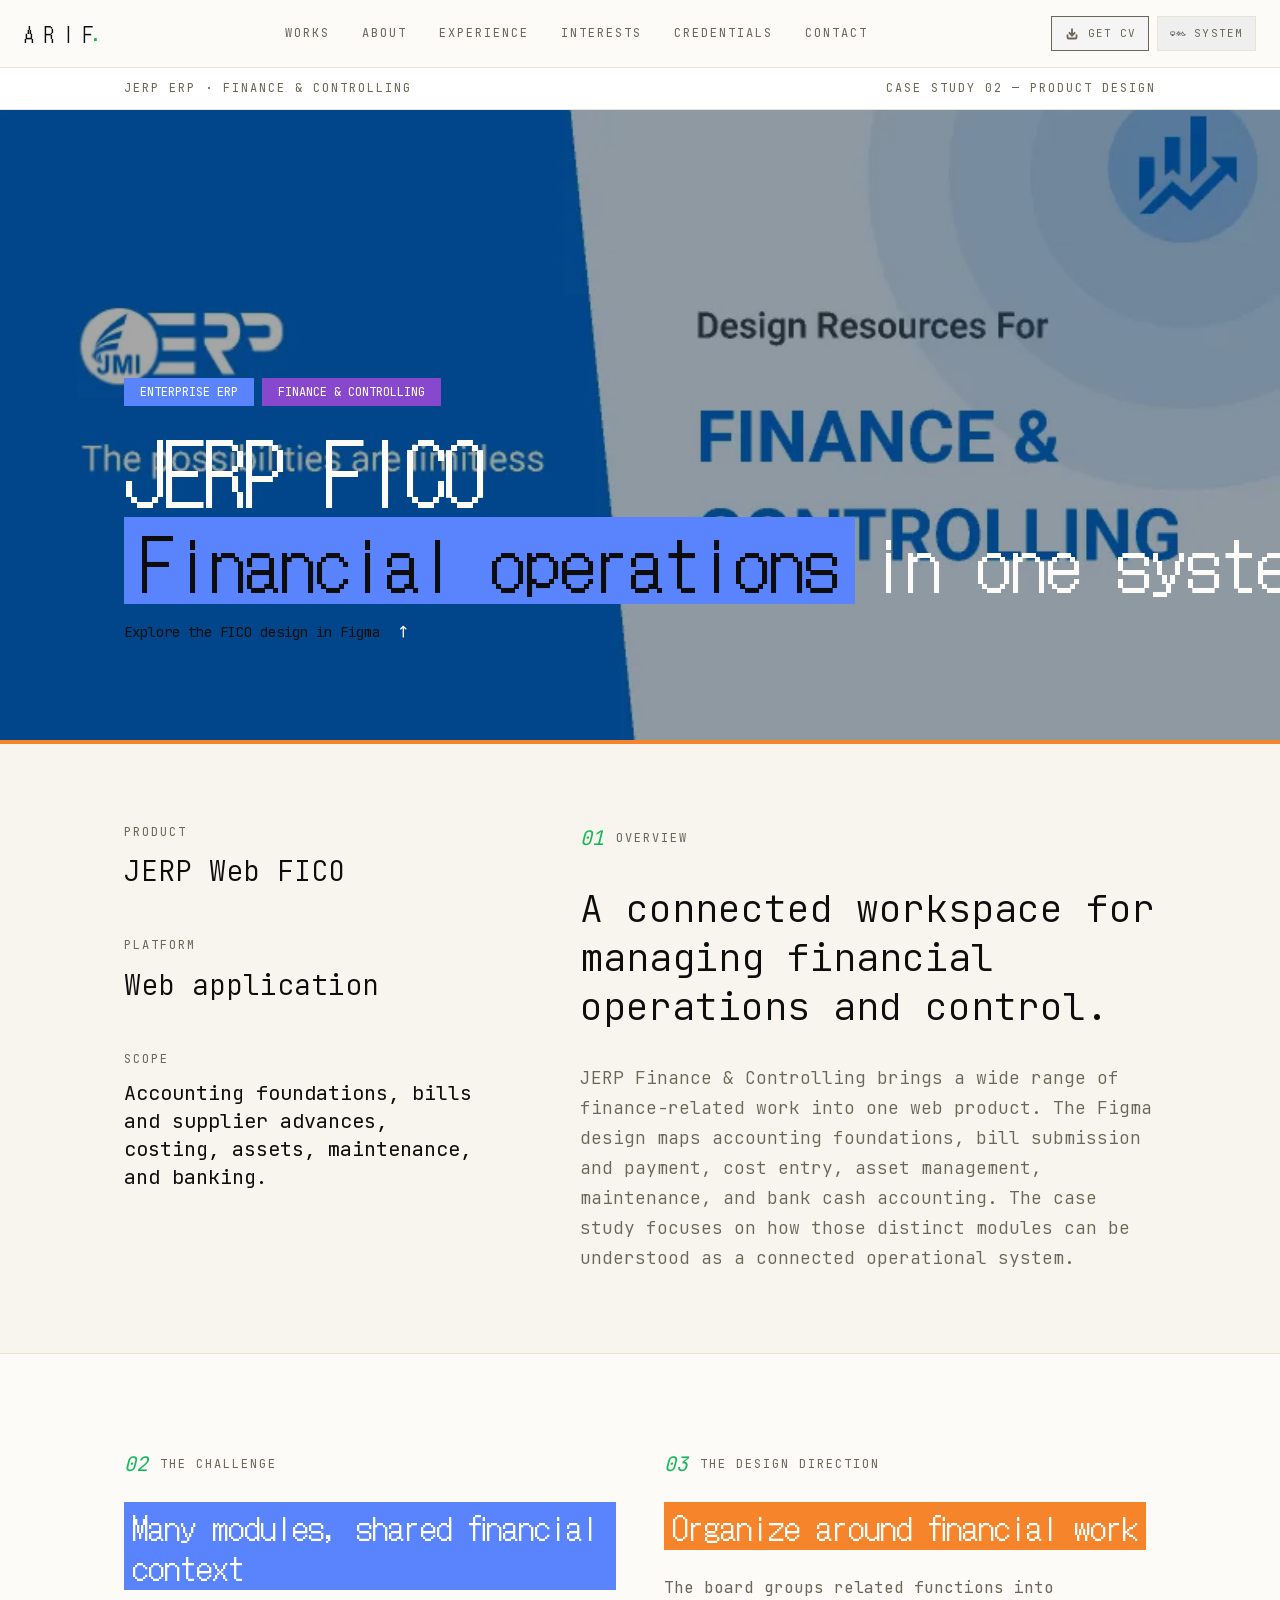
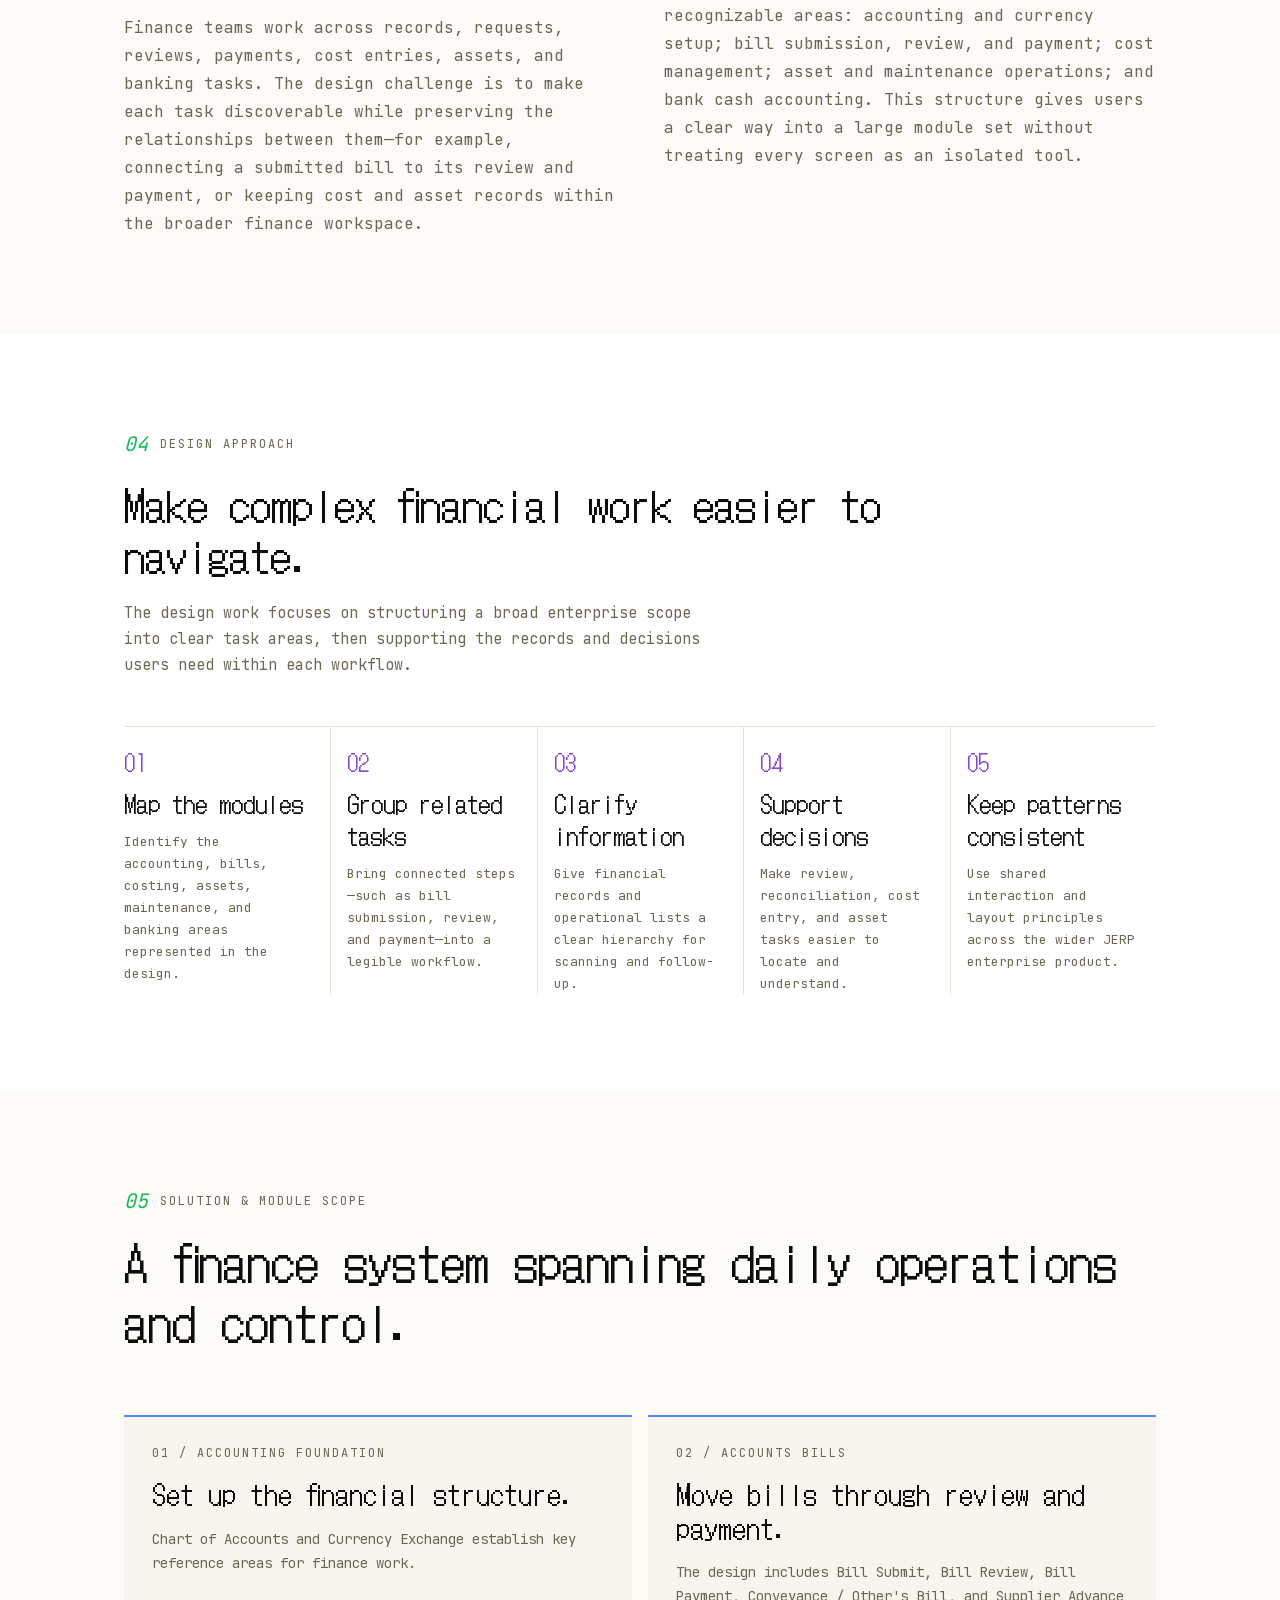
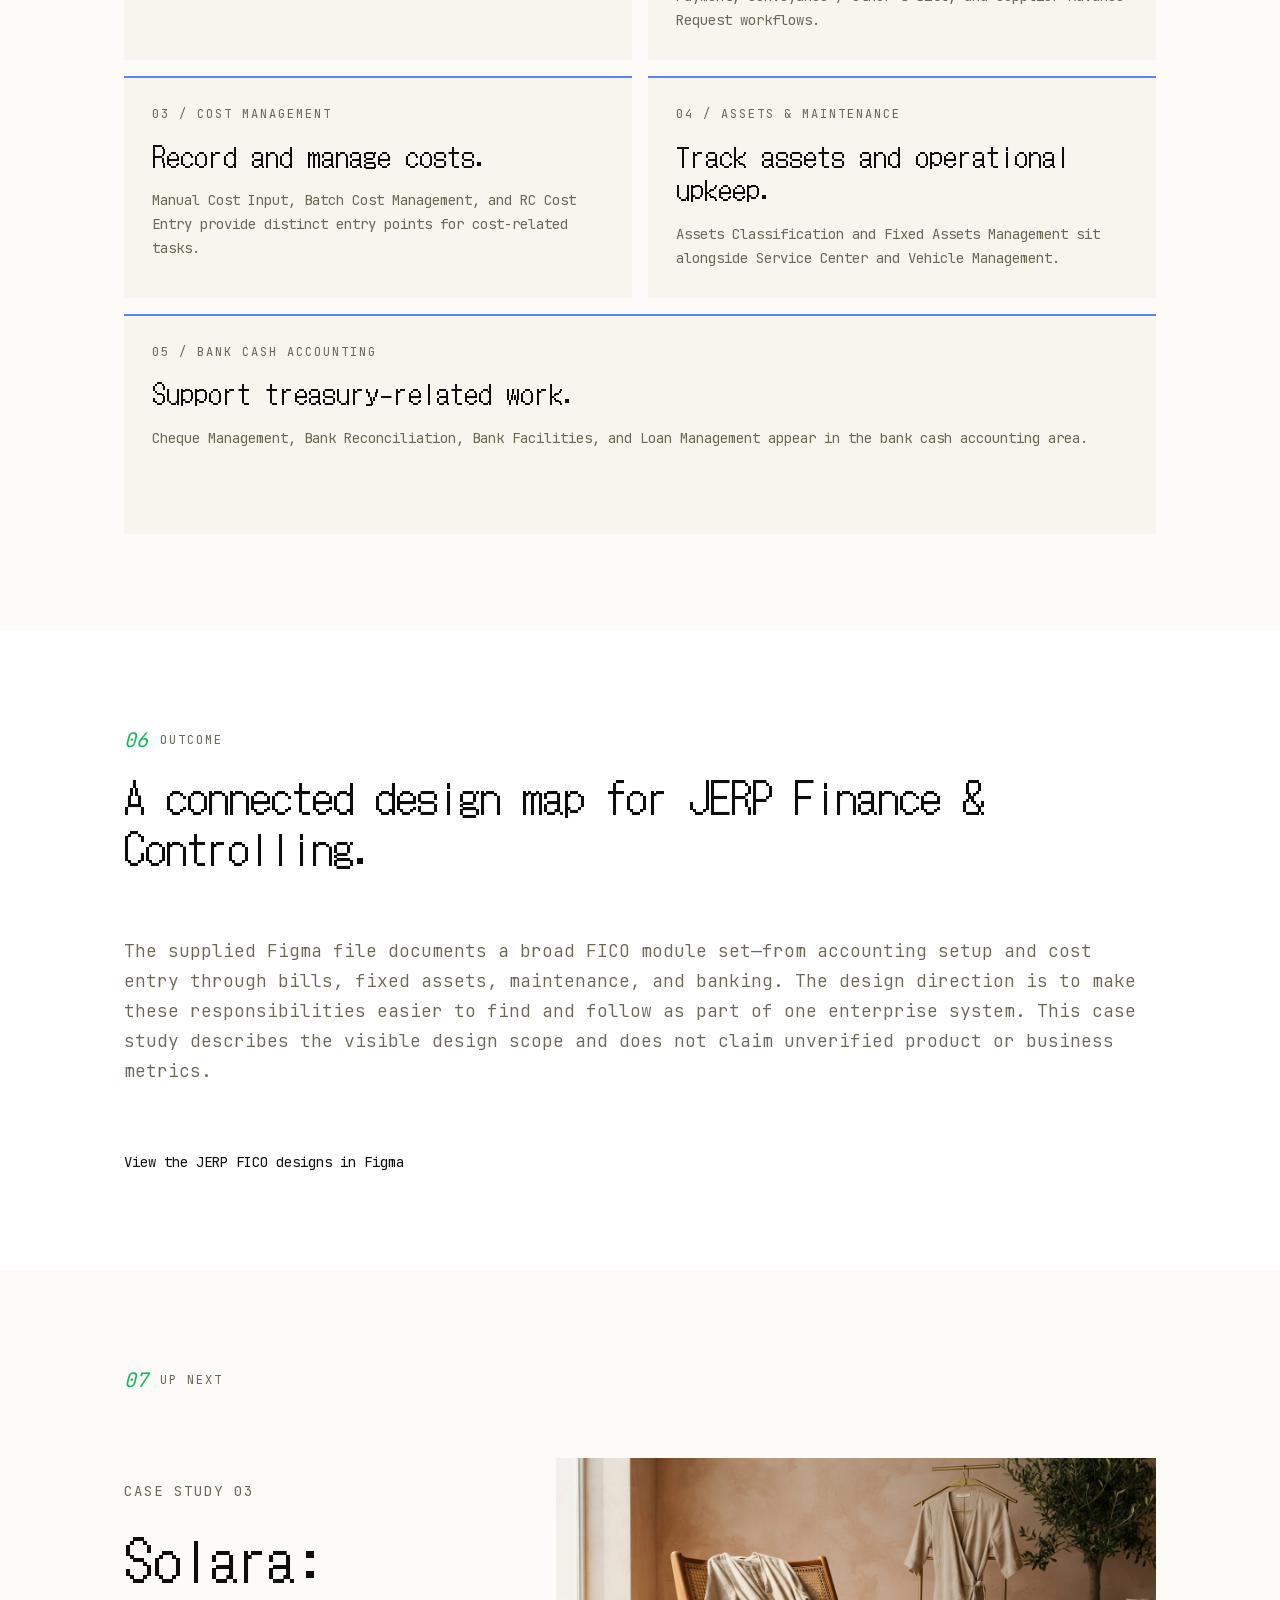
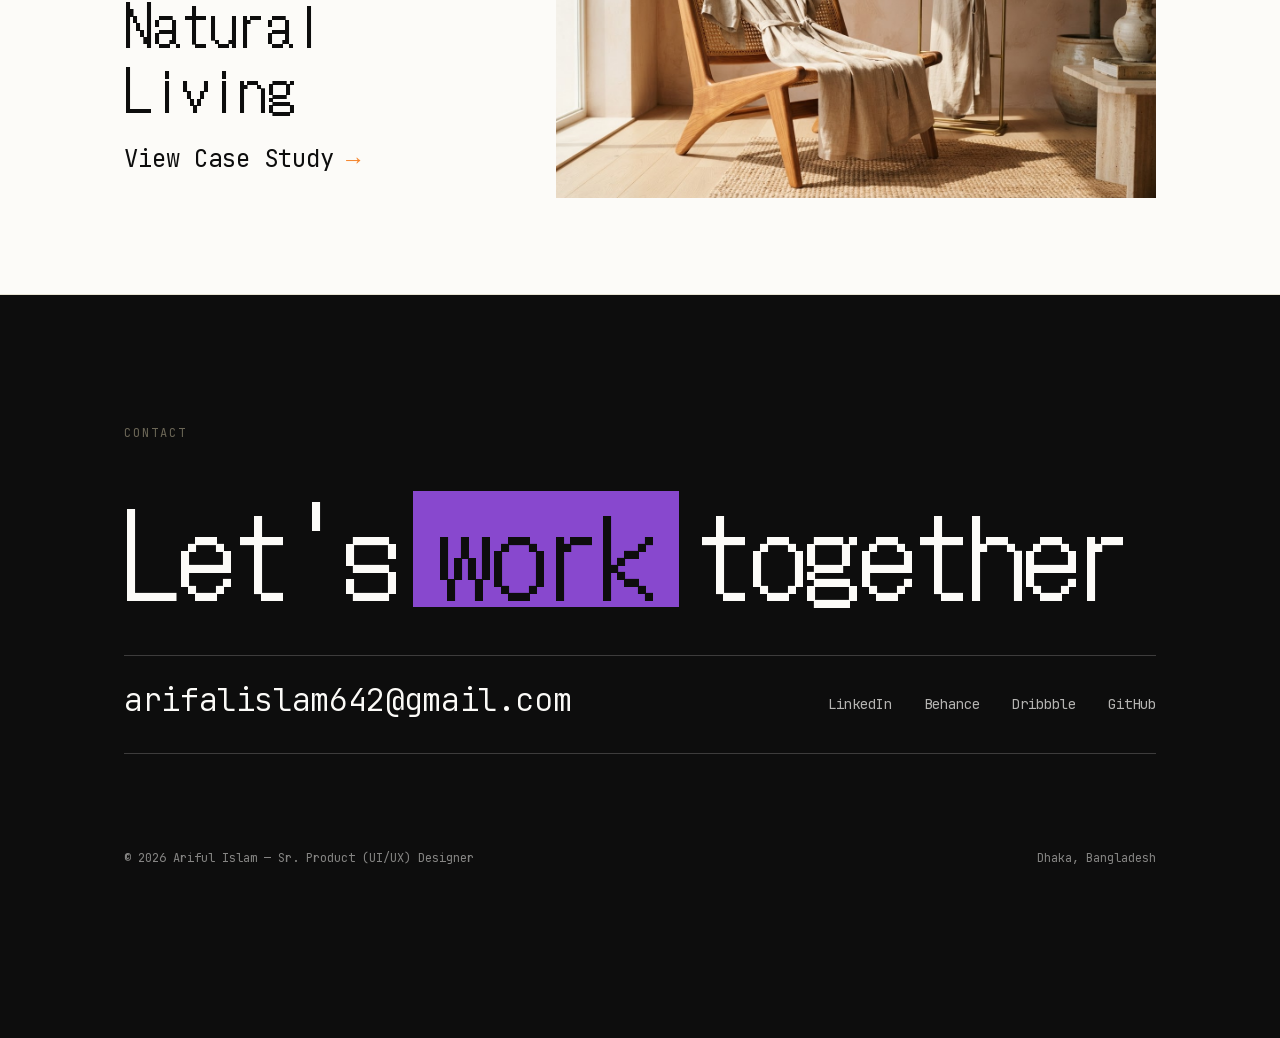
<file: fico.html>
<!DOCTYPE html>
<html lang="en">
    <head>
        <meta charset="utf-8">
        <meta name="viewport" content="width=device-width, initial-scale=1">
        <meta name="description" content="A JERP Finance and Controlling case study covering accounting foundations, bill approvals and payments, cost management, assets, maintenance, and banking workflows.">
        <title>JERP Finance &amp; Controlling — Case Study</title>
        <script>
            (function(){
                var mode='system';
                try{mode=localStorage.getItem('portfolio-theme')||mode;}catch(error){}
                if(['system','light','dark'].indexOf(mode)===-1) mode='system';
                var dark=mode==='dark'||(mode==='system'&&matchMedia('(prefers-color-scheme: dark)').matches);
                document.documentElement.dataset.themeMode=mode;
                document.documentElement.dataset.theme=dark?'dark':'light';
            })();
        </script>
        <link rel="preconnect" href="https://fonts.googleapis.com">
        <link rel="preconnect" href="https://fonts.gstatic.com" crossorigin>
        <link href="https://fonts.googleapis.com/css2?family=DotGothic16&display=swap" rel="stylesheet">
        <link rel="stylesheet" href="css/style.css">
    </head>
    <body>
        <header class="nav" id="top">
            <button class="burger" aria-label="Open menu" aria-expanded="false"><i></i><i></i><i></i></button>
            <a class="brand fr" href="index.html#top">A R I F<i>.</i></a>
            <nav class="links">
                <a class="label" href="index.html#work">Works</a>
                <a class="label" href="index.html#about">About</a>
                <a class="label" href="index.html#experience">Experience</a>
                <a class="label" href="index.html#interests">Interests</a>
                <a class="label" href="index.html#about">Credentials</a>
                <a class="label" href="index.html#contact">Contact</a>
            </nav>
            <div class="tools">
                <a class="btn cv" href="files/ARIF%20-%20UIUX%20Designer.pdf" target="_blank" rel="noopener" aria-label="Open CV in a new tab: ARIF - UIUX Designer">
                    <span class="ic"><picture><source media="(max-width:900px)" srcset="images/figma/2354f9d8-5278-4d03-8364-8a2ddc9ea9be.svg"><img alt="" src="images/figma/2106d6c3-8b2b-41fc-a728-a4de58cad21e.svg"></picture></span>
                    <span class="label"><span class="d">Get CV</span><span class="m">CV</span></span>
                </a>
                <button class="btn theme-toggle" type="button" data-theme-mode="system" aria-label="Theme: System default" title="Theme: System default">
                    <span class="ic" aria-hidden="true">
                        <svg class="theme-icon icon-system" viewBox="0 0 16 16" fill="none"><rect x="2" y="2.5" width="12" height="8.5" rx="1" stroke="currentColor" stroke-width="1.4"/><path d="M6 14h4M8 11v3" stroke="currentColor" stroke-width="1.4" stroke-linecap="round"/></svg>
                        <svg class="theme-icon icon-light" viewBox="0 0 16 16" fill="none"><circle cx="8" cy="8" r="3" stroke="currentColor" stroke-width="1.4"/><path d="M8 1.5v1.3m0 10.4v1.3m6.5-6.5h-1.3M2.8 8H1.5m11.1-4.6-.9.9m-7.4 7.4-.9.9m9.2 0-.9-.9M4.3 4.3l-.9-.9" stroke="currentColor" stroke-width="1.4" stroke-linecap="round"/></svg>
                        <svg class="theme-icon icon-dark" viewBox="0 0 16 16" fill="none"><path d="M13.3 10.2A6 6 0 0 1 5.8 2.7 6 6 0 1 0 13.3 10.2Z" stroke="currentColor" stroke-width="1.4" stroke-linejoin="round"/></svg>
                    </span>
                    <span class="label"><span class="d">SYSTEM</span><span class="m">SYS</span></span>
                </button>
            </div>
        </header>

        <main class="page cs fico-case">
            <section>
                <div class="cs-meta">
                    <span class="label">JERP ERP · Finance &amp; Controlling</span>
                    <span class="label">Case Study 02 — Product Design</span>
                </div>
                <div class="cs-banner rv">
                    <picture><img class="bg" src="images/figma/jerp-fico-cover.webp" alt="JERP design resource cover for Finance and Controlling"></picture>
                    <div class="cs-head">
                        <div class="badges">
                            <span class="badge2" style="background:var(--blue)">Enterprise ERP</span>
                            <span class="badge2" style="background:var(--purple)">Finance &amp; Controlling</span>
                        </div>
                        <div class="cs-titles">
                            <h1 class="cs-title">JERP FICO</h1>
                            <div class="cs-hl"><span class="hl" style="--c:var(--blue)">Financial operations</span><p>in one system.</p></div>
                        </div>
                        <a class="read" href="https://www.figma.com/design/P9x239LrSXuc8xHnMU7l7H/JERP-Web--FICO-?node-id=1-11&t=c4F0wu08O0KyYAXh-1" target="_blank" rel="noopener noreferrer">
                            <span>Explore the FICO design in Figma</span><span class="ar"><span>↗</span></span>
                        </a>
                    </div>
                </div>
                <div class="cs-rule"></div>
                <div class="cs-strip">
                    <aside class="cs-side rv">
                        <div><span class="label">Product</span><span class="v">JERP Web FICO</span></div>
                        <div><span class="label">Platform</span><span class="v">Web application</span></div>
                        <div><span class="label">Scope</span><span class="it">Accounting foundations, bills and supplier advances, costing, assets, maintenance, and banking.</span></div>
                    </aside>
                    <div class="cs-over rv" style="--d:.1s">
                        <div class="sl"><i>01</i><span class="label">Overview</span></div>
                        <p class="cs-big">A connected workspace for managing financial operations and control.</p>
                        <p class="cs-body mono">JERP Finance &amp; Controlling brings a wide range of finance-related work into one web product. The Figma design maps accounting foundations, bill submission and payment, cost entry, asset management, maintenance, and bank cash accounting. The case study focuses on how those distinct modules can be understood as a connected operational system.</p>
                    </div>
                </div>
            </section>

            <section class="cs-ca">
                <div class="rv">
                    <div class="sl"><i>02</i><span class="label">The Challenge</span></div>
                    <span class="hl" style="--c:var(--blue)">Many modules, shared financial context</span>
                    <p class="mono">Finance teams work across records, requests, reviews, payments, cost entries, assets, and banking tasks. The design challenge is to make each task discoverable while preserving the relationships between them—for example, connecting a submitted bill to its review and payment, or keeping cost and asset records within the broader finance workspace.</p>
                </div>
                <div class="rv" style="--d:.1s">
                    <div class="sl"><i>03</i><span class="label">The Design Direction</span></div>
                    <span class="hl" style="--c:var(--orange)">Organize around financial work</span>
                    <p class="mono">The board groups related functions into recognizable areas: accounting and currency setup; bill submission, review, and payment; cost management; asset and maintenance operations; and bank cash accounting. This structure gives users a clear way into a large module set without treating every screen as an isolated tool.</p>
                </div>
            </section>

            <section class="cs-process">
                <div class="cs-process-head rv">
                    <div class="sl"><i>04</i><span class="label">Design Approach</span></div>
                    <h2 class="fr">Make complex financial work easier to navigate.</h2>
                    <p class="mono">The design work focuses on structuring a broad enterprise scope into clear task areas, then supporting the records and decisions users need within each workflow.</p>
                </div>
                <div class="cs-process-grid">
                    <article class="cs-process-step rv" style="--d:.05s"><span class="num fr">01</span><h3 class="fr">Map the modules</h3><p>Identify the accounting, bills, costing, assets, maintenance, and banking areas represented in the design.</p></article>
                    <article class="cs-process-step rv" style="--d:.1s"><span class="num fr">02</span><h3 class="fr">Group related tasks</h3><p>Bring connected steps—such as bill submission, review, and payment—into a legible workflow.</p></article>
                    <article class="cs-process-step rv" style="--d:.15s"><span class="num fr">03</span><h3 class="fr">Clarify information</h3><p>Give financial records and operational lists a clear hierarchy for scanning and follow-up.</p></article>
                    <article class="cs-process-step rv" style="--d:.2s"><span class="num fr">04</span><h3 class="fr">Support decisions</h3><p>Make review, reconciliation, cost entry, and asset tasks easier to locate and understand.</p></article>
                    <article class="cs-process-step rv" style="--d:.25s"><span class="num fr">05</span><h3 class="fr">Keep patterns consistent</h3><p>Use shared interaction and layout principles across the wider JERP enterprise product.</p></article>
                </div>
            </section>

            <section class="cs-dd fico-scope">
                <div class="hd rv">
                    <div class="sl"><i>05</i><span class="label">Solution &amp; Module Scope</span></div>
                    <h2 class="fr">A finance system spanning daily operations and control.</h2>
                </div>
                <div class="fico-module-grid">
                    <article class="fico-module rv">
                        <span class="label">01 / Accounting foundation</span>
                        <h3 class="fr">Set up the financial structure.</h3>
                        <p class="mono">Chart of Accounts and Currency Exchange establish key reference areas for finance work.</p>
                    </article>
                    <article class="fico-module rv" style="--d:.08s">
                        <span class="label">02 / Accounts bills</span>
                        <h3 class="fr">Move bills through review and payment.</h3>
                        <p class="mono">The design includes Bill Submit, Bill Review, Bill Payment, Conveyance / Other's Bill, and Supplier Advance Request workflows.</p>
                    </article>
                    <article class="fico-module rv">
                        <span class="label">03 / Cost management</span>
                        <h3 class="fr">Record and manage costs.</h3>
                        <p class="mono">Manual Cost Input, Batch Cost Management, and RC Cost Entry provide distinct entry points for cost-related tasks.</p>
                    </article>
                    <article class="fico-module rv" style="--d:.08s">
                        <span class="label">04 / Assets &amp; maintenance</span>
                        <h3 class="fr">Track assets and operational upkeep.</h3>
                        <p class="mono">Assets Classification and Fixed Assets Management sit alongside Service Center and Vehicle Management.</p>
                    </article>
                    <article class="fico-module rv">
                        <span class="label">05 / Bank cash accounting</span>
                        <h3 class="fr">Support treasury-related work.</h3>
                        <p class="mono">Cheque Management, Bank Reconciliation, Bank Facilities, and Loan Management appear in the bank cash accounting area.</p>
                    </article>
                </div>
            </section>

            <section class="cs-res">
                <div class="hd rv" style="display:flex;flex-direction:column;gap:16px">
                    <div class="sl"><i>06</i><span class="label">Outcome</span></div>
                    <h2>A connected design map for JERP Finance &amp; Controlling.</h2>
                </div>
                <p class="cs-body mono rv">The supplied Figma file documents a broad FICO module set—from accounting setup and cost entry through bills, fixed assets, maintenance, and banking. The design direction is to make these responsibilities easier to find and follow as part of one enterprise system. This case study describes the visible design scope and does not claim unverified product or business metrics.</p>
                <a class="read rv" href="https://www.figma.com/design/P9x239LrSXuc8xHnMU7l7H/JERP-Web--FICO-?node-id=1-11&t=c4F0wu08O0KyYAXh-1" target="_blank" rel="noopener noreferrer"><span>View the JERP FICO designs in Figma</span><span class="ar"><span>↗</span></span></a>
            </section>

            <section class="cs-nx">
                <div class="sl rv"><i>07</i><span class="label">Up Next</span></div>
                <a class="nl rv" href="solara.html">
                    <div class="t"><small>Case Study 03</small><h2>Solara: Natural Living</h2><div class="act"><span>View Case Study</span><b>→</b></div></div>
                    <div class="pv"><picture><source media="(max-width:900px)" srcset="images/figma/bfd0f777-a80c-4c44-9e99-7be329b9e5ee.png"><img alt="Solara natural living storefront" src="images/figma/7eb25ad4-72be-4578-82ee-083844c1e671.png"></picture></div>
                </a>
            </section>
            <section class="contact">
                <div class="cwrap">
                    <span class="label">Contact</span>
                    <div class="big fr rv"><span>Let's </span><span class="w" style="font-weight:300">work</span><span>together</span></div>
                    <div class="mailrow rv">
                        <a class="mail" href="mailto:arifalislam642@gmail.com"><span>arifalislam642@gmail.com</span><u></u></a>
                        <div class="soc">
                            <a href="https://www.linkedin.com/in/mr-arif" target="_blank" rel="noopener noreferrer">LinkedIn</a>
                            <a href="https://www.behance.net/mr-arif" target="_blank" rel="noopener noreferrer">Behance</a>
                            <a href="https://dribbble.com/arifalislam" target="_blank" rel="noopener noreferrer">Dribbble</a>
                            <a href="https://github.com/arifalislam" target="_blank" rel="noopener noreferrer">GitHub</a>
                        </div>
                    </div>
                    <div class="foot"><span>© 2026 Ariful Islam — Sr. Product (UI/UX) Designer</span><span>Dhaka, Bangladesh</span></div>
                </div>
            </section>
        </main>

        <div class="menu" id="menu" aria-hidden="true">
            <div class="mnav"><a class="mbrand fr" href="index.html#top">A R I F<i>.</i></a><button class="close" aria-label="Close menu"></button></div>
            <nav class="mlinks">
                <a class="ml" href="index.html#top"><b class="fr">Home</b><small>01</small></a><hr>
                <a class="ml" href="index.html#about"><b class="fr">About</b><small>02</small></a><hr>
                <a class="ml" href="index.html#experience"><b class="fr">Experience</b><small>03</small></a><hr>
                <a class="ml" href="index.html#work"><b class="fr">Projects</b><small>04</small></a><hr>
                <a class="ml" href="index.html#interests"><b class="fr">Interests</b><small>05</small></a><hr>
                <a class="ml" href="index.html#contact"><b class="fr">Contact</b><small>06</small></a>
            </nav>
            <div class="mfoot">
                <div class="mstate fr"><span>Let's</span><span class="w">work</span><span>together</span></div>
                <a class="memail fr" href="mailto:arifalislam642@gmail.com">arifalislam642@gmail.com</a>
                <div class="msoc">
                    <a href="https://www.linkedin.com/in/mr-arif" target="_blank" rel="noopener noreferrer">LinkedIn</a>
                    <a href="https://www.behance.net/mr-arif" target="_blank" rel="noopener noreferrer">Behance</a>
                    <a href="https://dribbble.com/arifalislam" target="_blank" rel="noopener noreferrer">Dribbble</a>
                    <a href="https://github.com/arifalislam" target="_blank" rel="noopener noreferrer">GitHub</a>
                </div>
            </div>
            <div class="hind"><span></span></div>
        </div>

        <script src="js/portfolio.js"></script>
    </body>
</html>
</file>
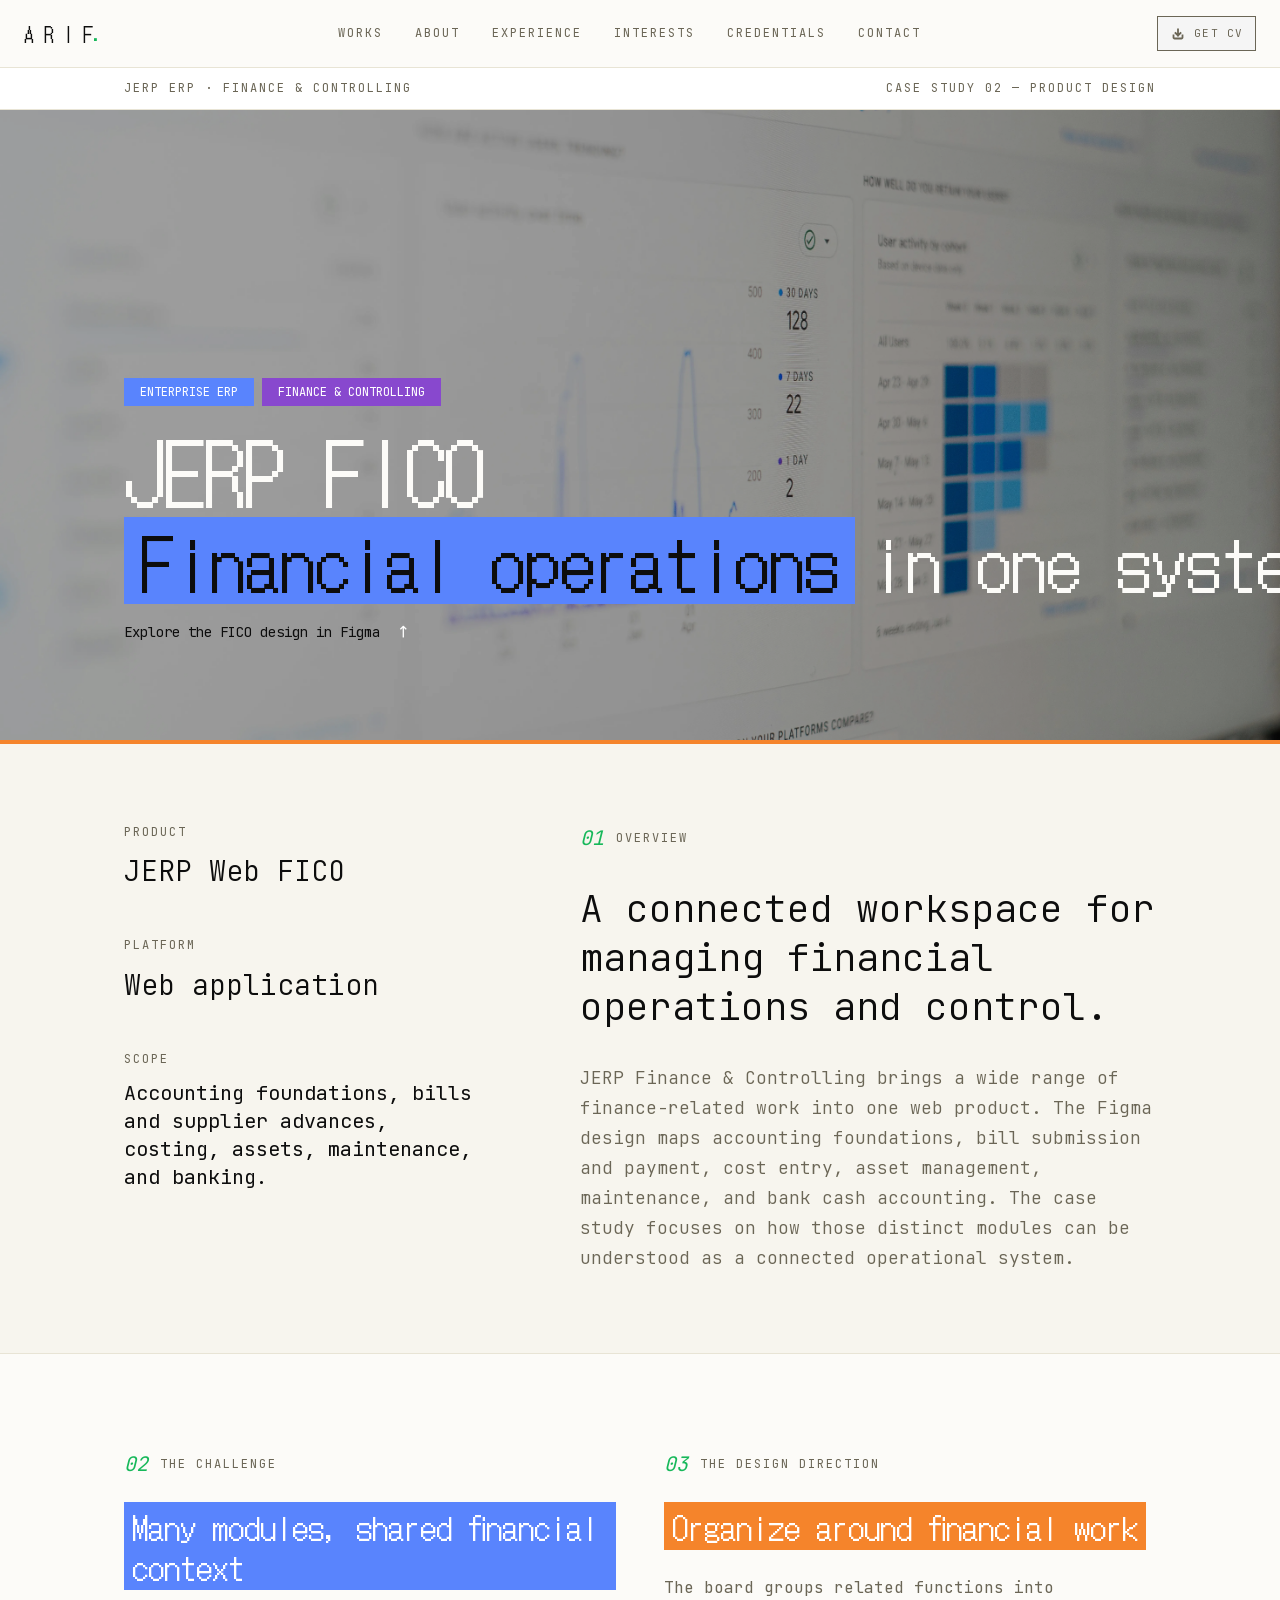
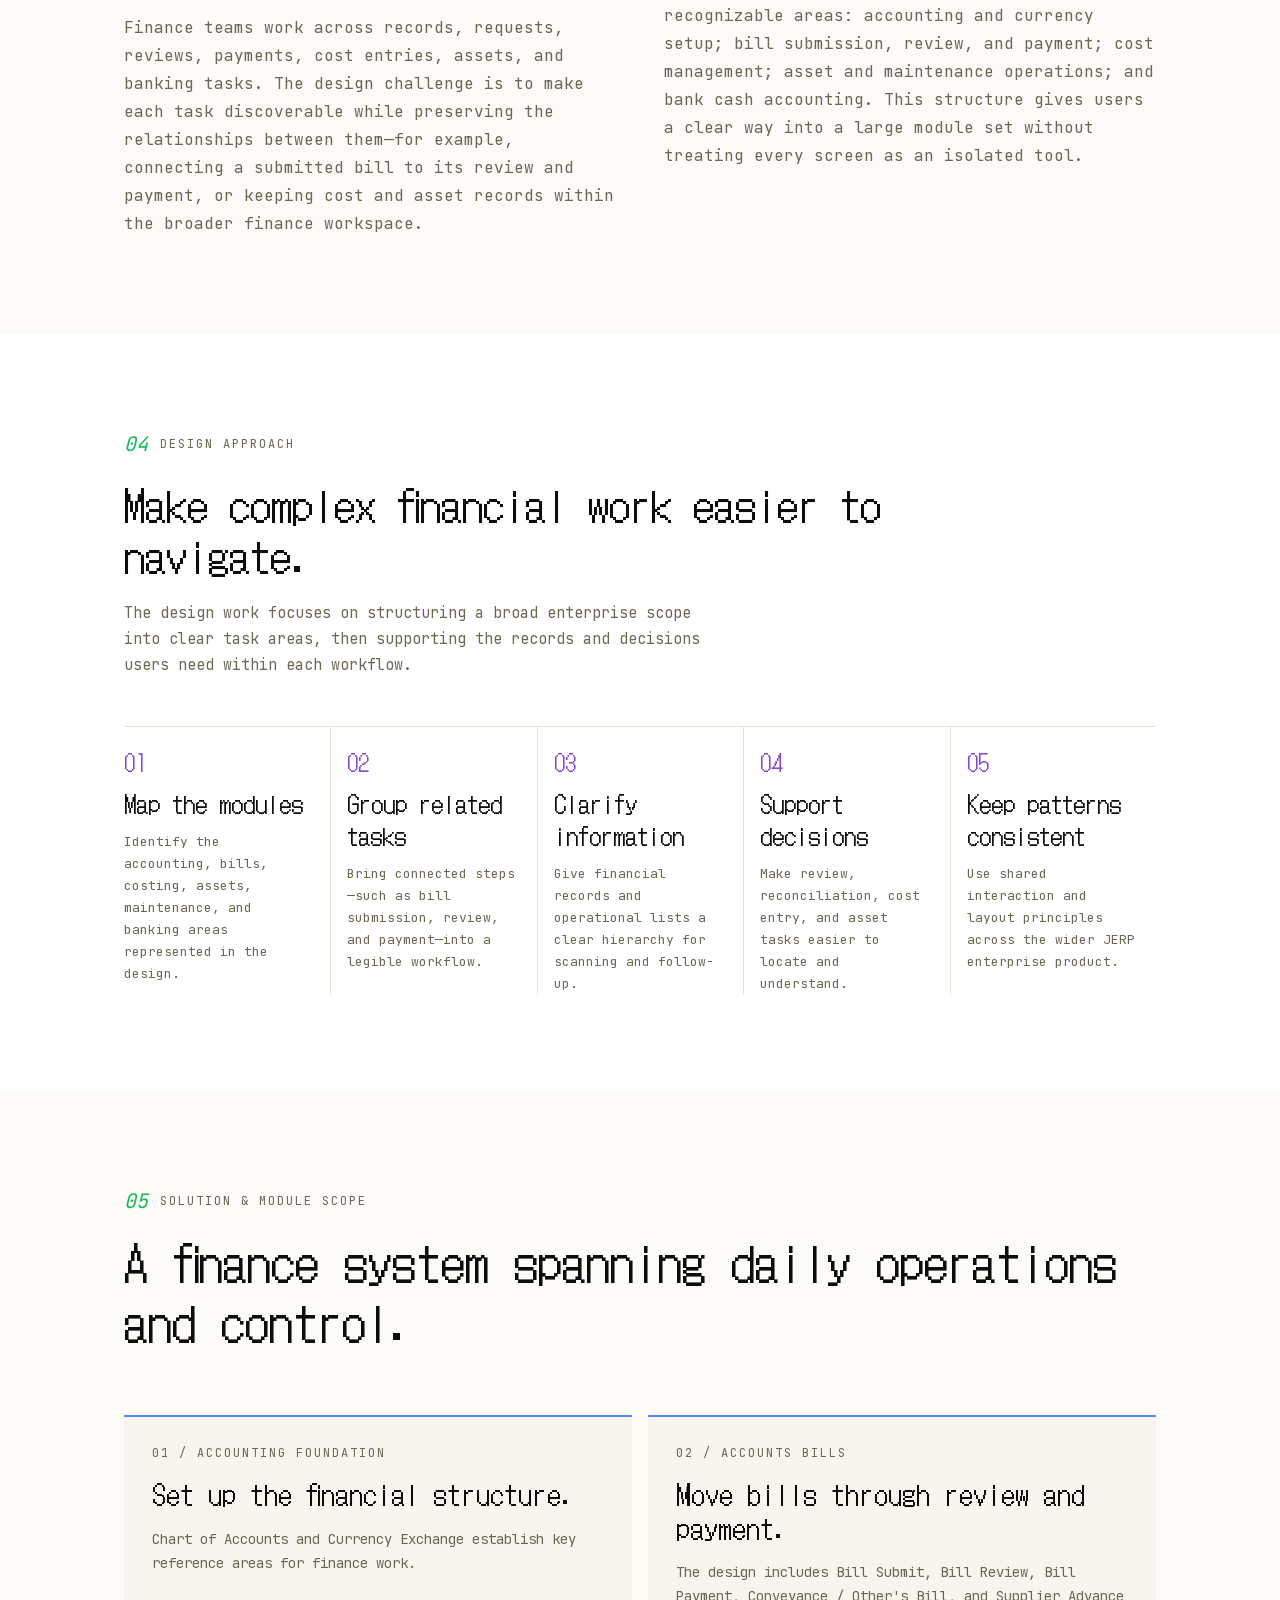
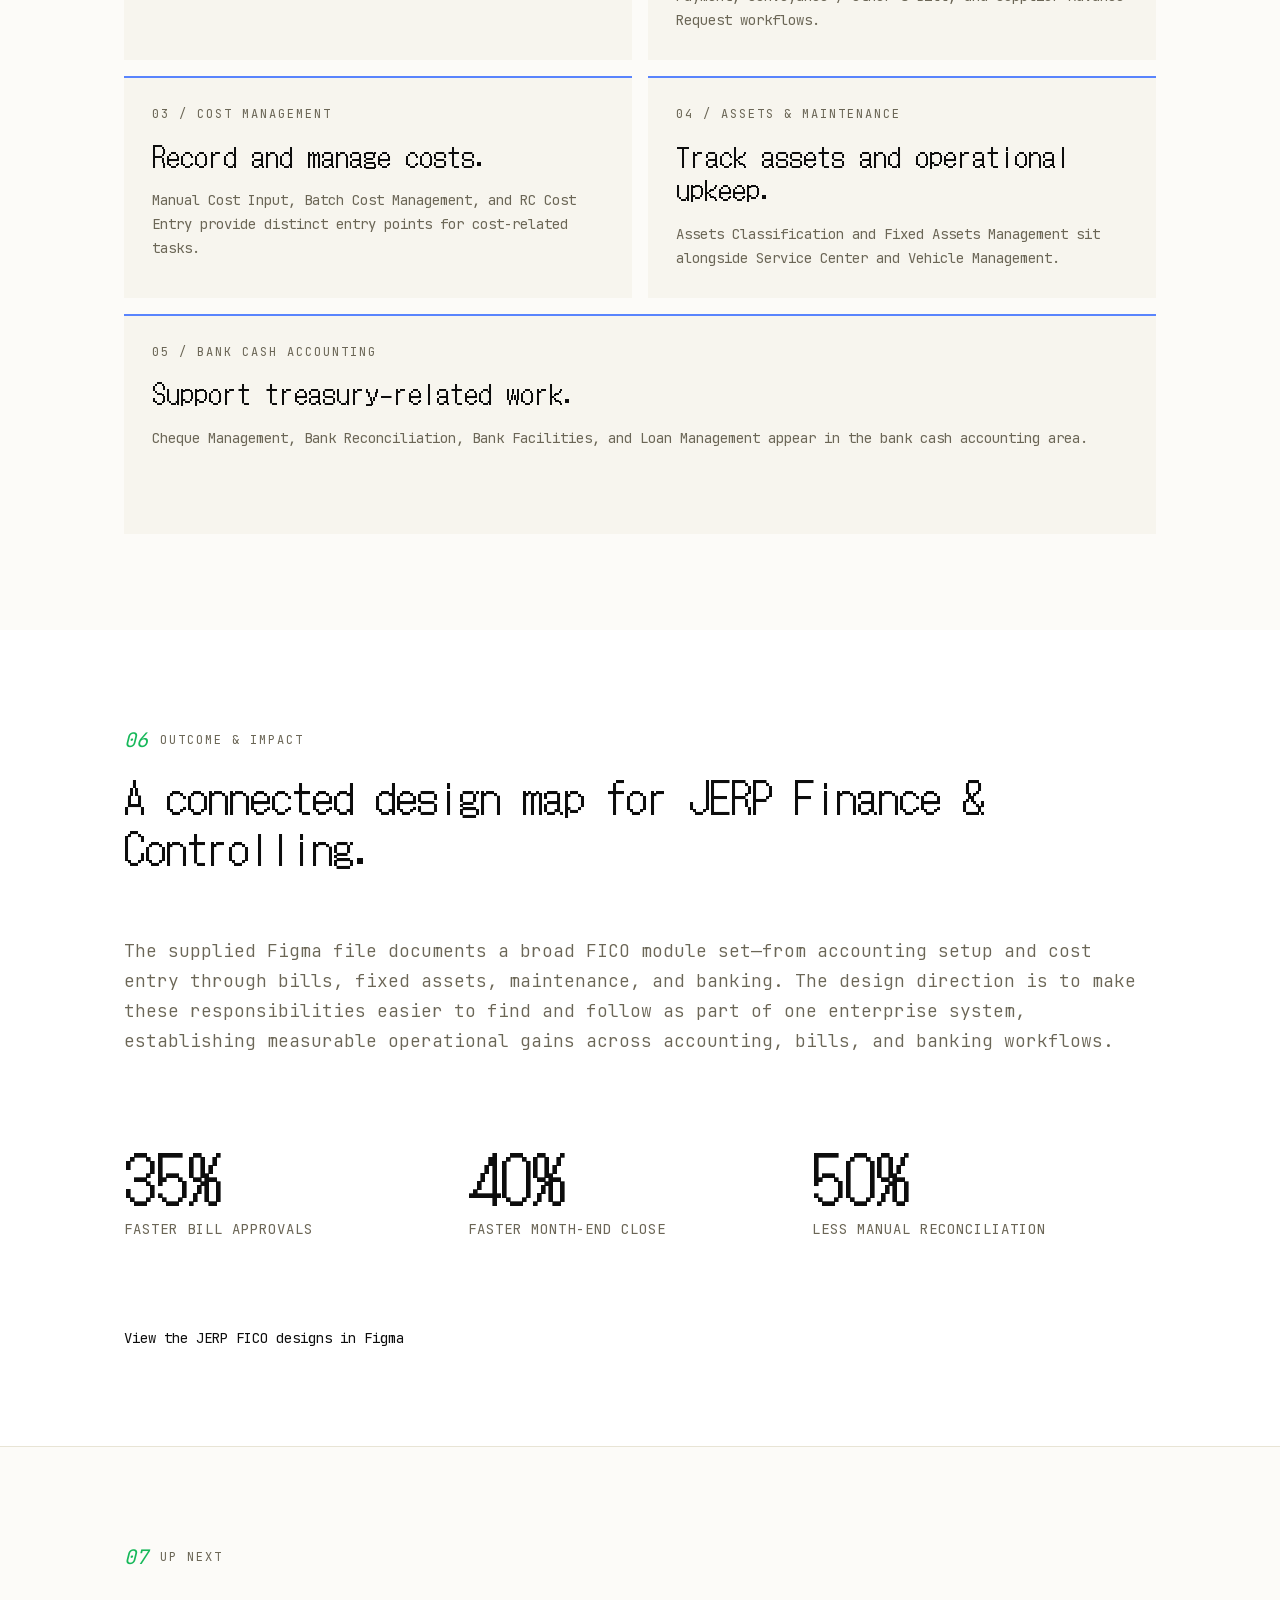
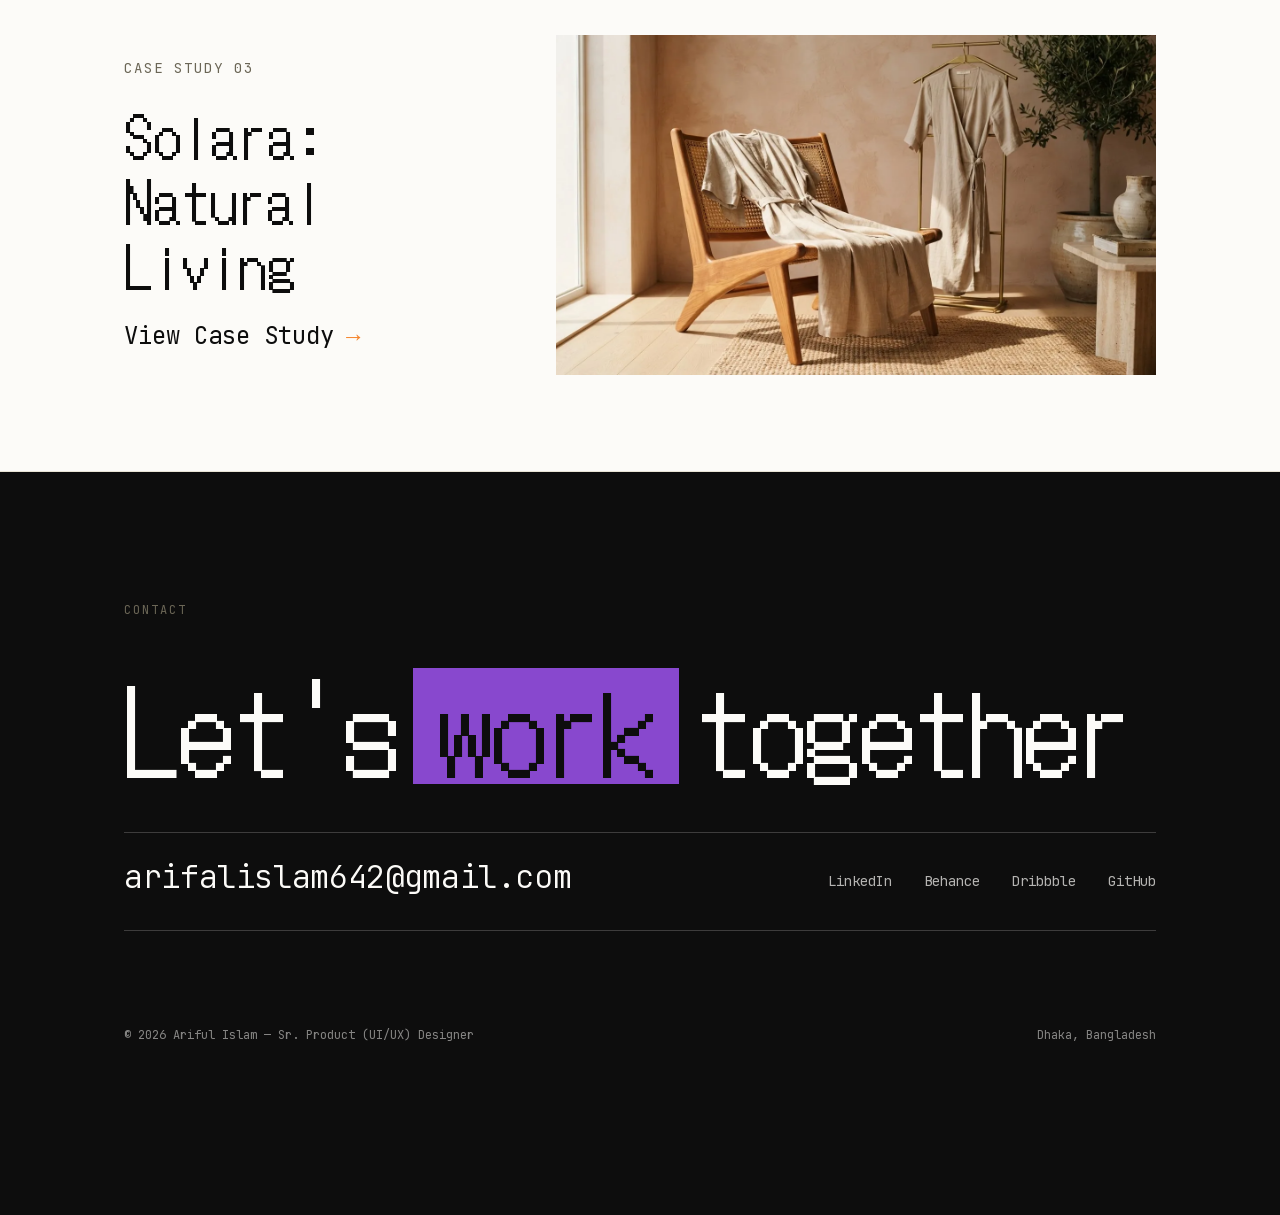
<file: jerp-fico.html>
<!DOCTYPE html>
<html lang="en">
    <head>
        <meta charset="utf-8">
        <meta name="viewport" content="width=device-width, initial-scale=1">
        <meta name="description" content="A JERP Finance and Controlling case study covering accounting foundations, bill approvals and payments, cost management, assets, maintenance, and banking workflows.">
        <title>JERP Finance &amp; Controlling — Case Study</title>
        <script>
            (function(){
                document.documentElement.dataset.theme='light';
                try{localStorage.removeItem('portfolio-theme');}catch(error){}
            })();
        </script>
        <link rel="preconnect" href="https://fonts.googleapis.com">
        <link rel="preconnect" href="https://fonts.gstatic.com" crossorigin>
        <link href="https://fonts.googleapis.com/css2?family=DotGothic16&display=swap" rel="stylesheet">
        <link rel="stylesheet" href="css/style.css">
        <!-- Hotjar Tracking Code for https://ais95.github.io -->
        <script>
            (function(h,o,t,j,a,r){
                h.hj=h.hj||function(){(h.hj.q=h.hj.q||[]).push(arguments)};
                h._hjSettings={hjid:3388368,hjsv:6};
                a=o.getElementsByTagName('head')[0];
                r=o.createElement('script');r.async=1;
                r.src=t+h._hjSettings.hjid+j+h._hjSettings.hjsv;
                a.appendChild(r);
            })(window,document,'https://static.hotjar.com/c/hotjar-','.js?sv=');
        </script>
    </head>
    <body>
        <header class="nav" id="top">
            <button class="burger" aria-label="Open menu" aria-expanded="false"><i></i><i></i><i></i></button>
            <a class="brand fr" href="index.html#top">A R I F<i>.</i></a>
            <nav class="links">
                <a class="label" href="index.html#work">Works</a>
                <a class="label" href="index.html#about">About</a>
                <a class="label" href="index.html#experience">Experience</a>
                <a class="label" href="index.html#interests">Interests</a>
                <a class="label" href="index.html#about">Credentials</a>
                <a class="label" href="index.html#contact">Contact</a>
            </nav>
            <div class="tools">
                <a class="btn cv" href="files/ARIF%20-%20UIUX%20Designer.pdf" target="_blank" rel="noopener" aria-label="Open CV in a new tab: ARIF - UIUX Designer">
                    <span class="ic"><picture><source media="(max-width:900px)" srcset="images/figma/2354f9d8-5278-4d03-8364-8a2ddc9ea9be.svg"><img alt="" src="images/figma/2106d6c3-8b2b-41fc-a728-a4de58cad21e.svg"></picture></span>
                    <span class="label"><span class="d">Get CV</span><span class="m">CV</span></span>
                </a>
            </div>
        </header>

        <main class="page cs fico-case">
            <section>
                <div class="cs-meta">
                    <span class="label">JERP ERP · Finance &amp; Controlling</span>
                    <span class="label">Case Study 02 — Product Design</span>
                </div>
                <div class="cs-banner rv">
                    <picture><img class="bg" src="images/projects/fico-cover.webp" alt="JERP design resource cover for Finance and Controlling"></picture>
                    <div class="cs-head">
                        <div class="badges">
                            <span class="badge2" style="background:var(--blue)">Enterprise ERP</span>
                            <span class="badge2" style="background:var(--purple)">Finance &amp; Controlling</span>
                        </div>
                        <div class="cs-titles">
                            <h1 class="cs-title">JERP FICO</h1>
                            <div class="cs-hl"><span class="hl" style="--c:var(--blue)">Financial operations</span><p>in one system.</p></div>
                        </div>
                        <a class="read" href="https://www.figma.com/design/P9x239LrSXuc8xHnMU7l7H/JERP-Web--FICO-?node-id=1-11&t=c4F0wu08O0KyYAXh-1" target="_blank" rel="noopener noreferrer">
                            <span>Explore the FICO design in Figma</span><span class="ar"><span>↗</span></span>
                        </a>
                    </div>
                </div>
                <div class="cs-rule"></div>
                <div class="cs-strip">
                    <aside class="cs-side rv">
                        <div><span class="label">Product</span><span class="v">JERP Web FICO</span></div>
                        <div><span class="label">Platform</span><span class="v">Web application</span></div>
                        <div><span class="label">Scope</span><span class="it">Accounting foundations, bills and supplier advances, costing, assets, maintenance, and banking.</span></div>
                    </aside>
                    <div class="cs-over rv" style="--d:.1s">
                        <div class="sl"><i>01</i><span class="label">Overview</span></div>
                        <p class="cs-big">A connected workspace for managing financial operations and control.</p>
                        <p class="cs-body mono">JERP Finance &amp; Controlling brings a wide range of finance-related work into one web product. The Figma design maps accounting foundations, bill submission and payment, cost entry, asset management, maintenance, and bank cash accounting. The case study focuses on how those distinct modules can be understood as a connected operational system.</p>
                    </div>
                </div>
            </section>

            <section class="cs-ca">
                <div class="rv">
                    <div class="sl"><i>02</i><span class="label">The Challenge</span></div>
                    <span class="hl" style="--c:var(--blue)">Many modules, shared financial context</span>
                    <p class="mono">Finance teams work across records, requests, reviews, payments, cost entries, assets, and banking tasks. The design challenge is to make each task discoverable while preserving the relationships between them—for example, connecting a submitted bill to its review and payment, or keeping cost and asset records within the broader finance workspace.</p>
                </div>
                <div class="rv" style="--d:.1s">
                    <div class="sl"><i>03</i><span class="label">The Design Direction</span></div>
                    <span class="hl" style="--c:var(--orange)">Organize around financial work</span>
                    <p class="mono">The board groups related functions into recognizable areas: accounting and currency setup; bill submission, review, and payment; cost management; asset and maintenance operations; and bank cash accounting. This structure gives users a clear way into a large module set without treating every screen as an isolated tool.</p>
                </div>
            </section>

            <section class="cs-process">
                <div class="cs-process-head rv">
                    <div class="sl"><i>04</i><span class="label">Design Approach</span></div>
                    <h2 class="fr">Make complex financial work easier to navigate.</h2>
                    <p class="mono">The design work focuses on structuring a broad enterprise scope into clear task areas, then supporting the records and decisions users need within each workflow.</p>
                </div>
                <div class="cs-process-grid">
                    <article class="cs-process-step rv" style="--d:.05s"><span class="num fr">01</span><h3 class="fr">Map the modules</h3><p>Identify the accounting, bills, costing, assets, maintenance, and banking areas represented in the design.</p></article>
                    <article class="cs-process-step rv" style="--d:.1s"><span class="num fr">02</span><h3 class="fr">Group related tasks</h3><p>Bring connected steps—such as bill submission, review, and payment—into a legible workflow.</p></article>
                    <article class="cs-process-step rv" style="--d:.15s"><span class="num fr">03</span><h3 class="fr">Clarify information</h3><p>Give financial records and operational lists a clear hierarchy for scanning and follow-up.</p></article>
                    <article class="cs-process-step rv" style="--d:.2s"><span class="num fr">04</span><h3 class="fr">Support decisions</h3><p>Make review, reconciliation, cost entry, and asset tasks easier to locate and understand.</p></article>
                    <article class="cs-process-step rv" style="--d:.25s"><span class="num fr">05</span><h3 class="fr">Keep patterns consistent</h3><p>Use shared interaction and layout principles across the wider JERP enterprise product.</p></article>
                </div>
            </section>

            <section class="cs-dd fico-scope">
                <div class="hd rv">
                    <div class="sl"><i>05</i><span class="label">Solution &amp; Module Scope</span></div>
                    <h2 class="fr">A finance system spanning daily operations and control.</h2>
                </div>
                <div class="fico-module-grid">
                    <article class="fico-module rv">
                        <span class="label">01 / Accounting foundation</span>
                        <h3 class="fr">Set up the financial structure.</h3>
                        <p class="mono">Chart of Accounts and Currency Exchange establish key reference areas for finance work.</p>
                    </article>
                    <article class="fico-module rv" style="--d:.08s">
                        <span class="label">02 / Accounts bills</span>
                        <h3 class="fr">Move bills through review and payment.</h3>
                        <p class="mono">The design includes Bill Submit, Bill Review, Bill Payment, Conveyance / Other's Bill, and Supplier Advance Request workflows.</p>
                    </article>
                    <article class="fico-module rv">
                        <span class="label">03 / Cost management</span>
                        <h3 class="fr">Record and manage costs.</h3>
                        <p class="mono">Manual Cost Input, Batch Cost Management, and RC Cost Entry provide distinct entry points for cost-related tasks.</p>
                    </article>
                    <article class="fico-module rv" style="--d:.08s">
                        <span class="label">04 / Assets &amp; maintenance</span>
                        <h3 class="fr">Track assets and operational upkeep.</h3>
                        <p class="mono">Assets Classification and Fixed Assets Management sit alongside Service Center and Vehicle Management.</p>
                    </article>
                    <article class="fico-module rv">
                        <span class="label">05 / Bank cash accounting</span>
                        <h3 class="fr">Support treasury-related work.</h3>
                        <p class="mono">Cheque Management, Bank Reconciliation, Bank Facilities, and Loan Management appear in the bank cash accounting area.</p>
                    </article>
                </div>
            </section>

            <section class="cs-res cs-outcome">
                <div class="hd rv" style="display:flex;flex-direction:column;gap:16px">
                    <div class="sl"><i>06</i><span class="label">Outcome &amp; Impact</span></div>
                    <h2>A connected design map for JERP Finance &amp; Controlling.</h2>
                </div>
                <p class="cs-body mono rv">The supplied Figma file documents a broad FICO module set—from accounting setup and cost entry through bills, fixed assets, maintenance, and banking. The design direction is to make these responsibilities easier to find and follow as part of one enterprise system, establishing measurable operational gains across accounting, bills, and banking workflows.</p>

                <div class="mrow rv">
                    <div><b>35%</b><span>Faster bill approvals</span></div>
                    <div><b>40%</b><span>Faster month-end close</span></div>
                    <div><b>50%</b><span>Less manual reconciliation</span></div>
                </div>

                <a class="read rv" href="https://www.figma.com/design/P9x239LrSXuc8xHnMU7l7H/JERP-Web--FICO-?node-id=1-11&t=c4F0wu08O0KyYAXh-1" target="_blank" rel="noopener noreferrer"><span>View the JERP FICO designs in Figma</span><span class="ar"><span>↗</span></span></a>
            </section>

            <section class="cs-nx">
                <div class="sl rv"><i>07</i><span class="label">Up Next</span></div>
                <a class="nl rv" href="solara.html">
                    <div class="t"><small>Case Study 03</small><h2>Solara: Natural Living</h2><div class="act"><span>View Case Study</span><b>→</b></div></div>
                    <div class="pv"><picture><source media="(max-width:900px)" srcset="images/figma/bfd0f777-a80c-4c44-9e99-7be329b9e5ee.webp"><img alt="Solara natural living storefront" src="images/figma/7eb25ad4-72be-4578-82ee-083844c1e671.webp"></picture></div>
                </a>
            </section>
            <section class="contact">
                <div class="cwrap">
                    <span class="label">Contact</span>
                    <div class="big fr rv"><span>Let's </span><span class="w" style="font-weight:300">work</span><span>together</span></div>
                    <div class="mailrow rv">
                        <a class="mail" href="mailto:arifalislam642@gmail.com"><span>arifalislam642@gmail.com</span><u></u></a>
                        <div class="soc">
                            <a href="https://www.linkedin.com/in/mr-arif" target="_blank" rel="noopener noreferrer">LinkedIn</a>
                            <a href="https://www.behance.net/mr-arif" target="_blank" rel="noopener noreferrer">Behance</a>
                            <a href="https://dribbble.com/arifalislam" target="_blank" rel="noopener noreferrer">Dribbble</a>
                            <a href="https://github.com/arifalislam" target="_blank" rel="noopener noreferrer">GitHub</a>
                        </div>
                    </div>
                    <div class="foot"><span>© 2026 Ariful Islam — Sr. Product (UI/UX) Designer</span><span>Dhaka, Bangladesh</span></div>
                </div>
            </section>
        </main>

        <div class="menu" id="menu" aria-hidden="true">
            <div class="mnav"><a class="mbrand fr" href="index.html#top">A R I F<i>.</i></a><button class="close" aria-label="Close menu"></button></div>
            <nav class="mlinks">
                <a class="ml" href="index.html#top"><b class="fr">Home</b><small>01</small></a><hr>
                <a class="ml" href="index.html#about"><b class="fr">About</b><small>02</small></a><hr>
                <a class="ml" href="index.html#experience"><b class="fr">Experience</b><small>03</small></a><hr>
                <a class="ml" href="index.html#work"><b class="fr">Projects</b><small>04</small></a><hr>
                <a class="ml" href="index.html#interests"><b class="fr">Interests</b><small>05</small></a><hr>
                <a class="ml" href="index.html#contact"><b class="fr">Contact</b><small>06</small></a>
            </nav>
            <div class="mfoot">
                <div class="mstate fr"><span>Let's</span><span class="w">work</span><span>together</span></div>
                <a class="memail fr" href="mailto:arifalislam642@gmail.com">arifalislam642@gmail.com</a>
                <div class="msoc">
                    <a href="https://www.linkedin.com/in/mr-arif" target="_blank" rel="noopener noreferrer">LinkedIn</a>
                    <a href="https://www.behance.net/mr-arif" target="_blank" rel="noopener noreferrer">Behance</a>
                    <a href="https://dribbble.com/arifalislam" target="_blank" rel="noopener noreferrer">Dribbble</a>
                    <a href="https://github.com/arifalislam" target="_blank" rel="noopener noreferrer">GitHub</a>
                </div>
            </div>
            <div class="hind"><span></span></div>
        </div>

        <script src="js/portfolio.js"></script>
    </body>
</html>
</file>
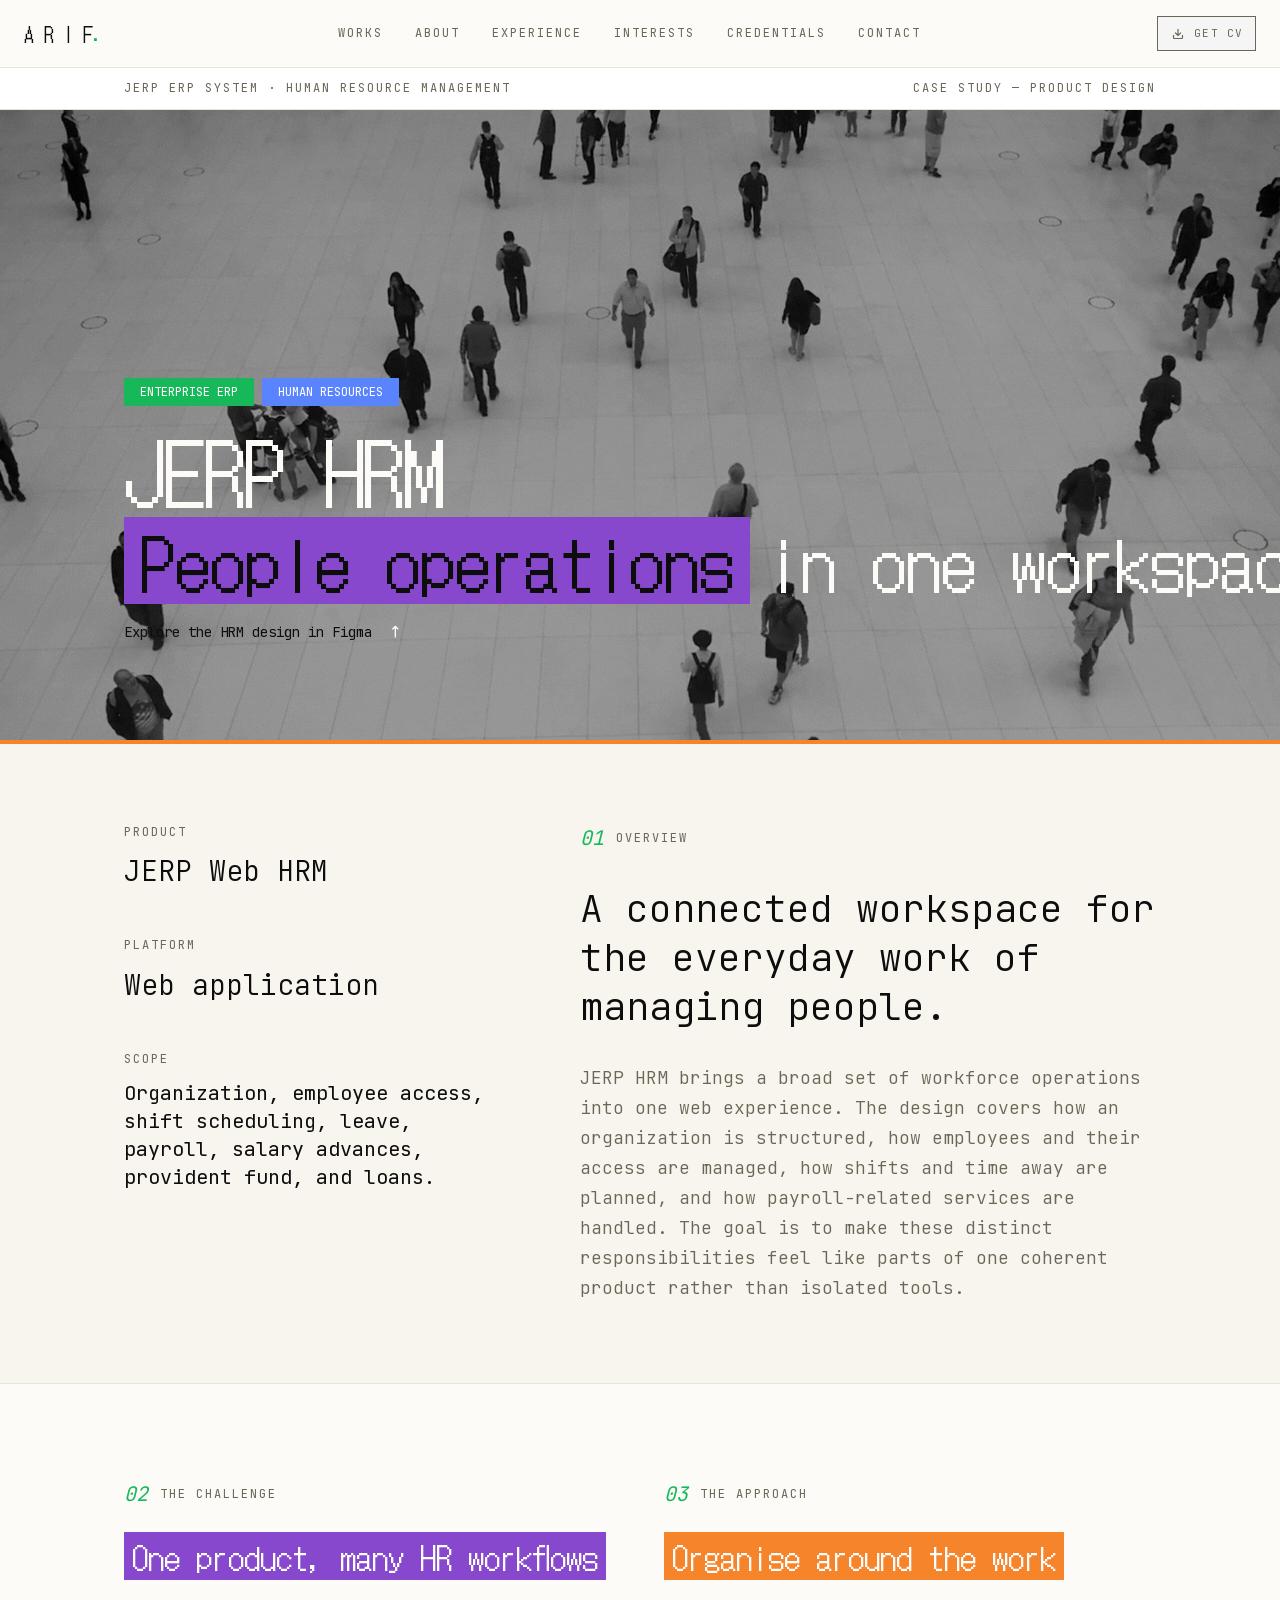
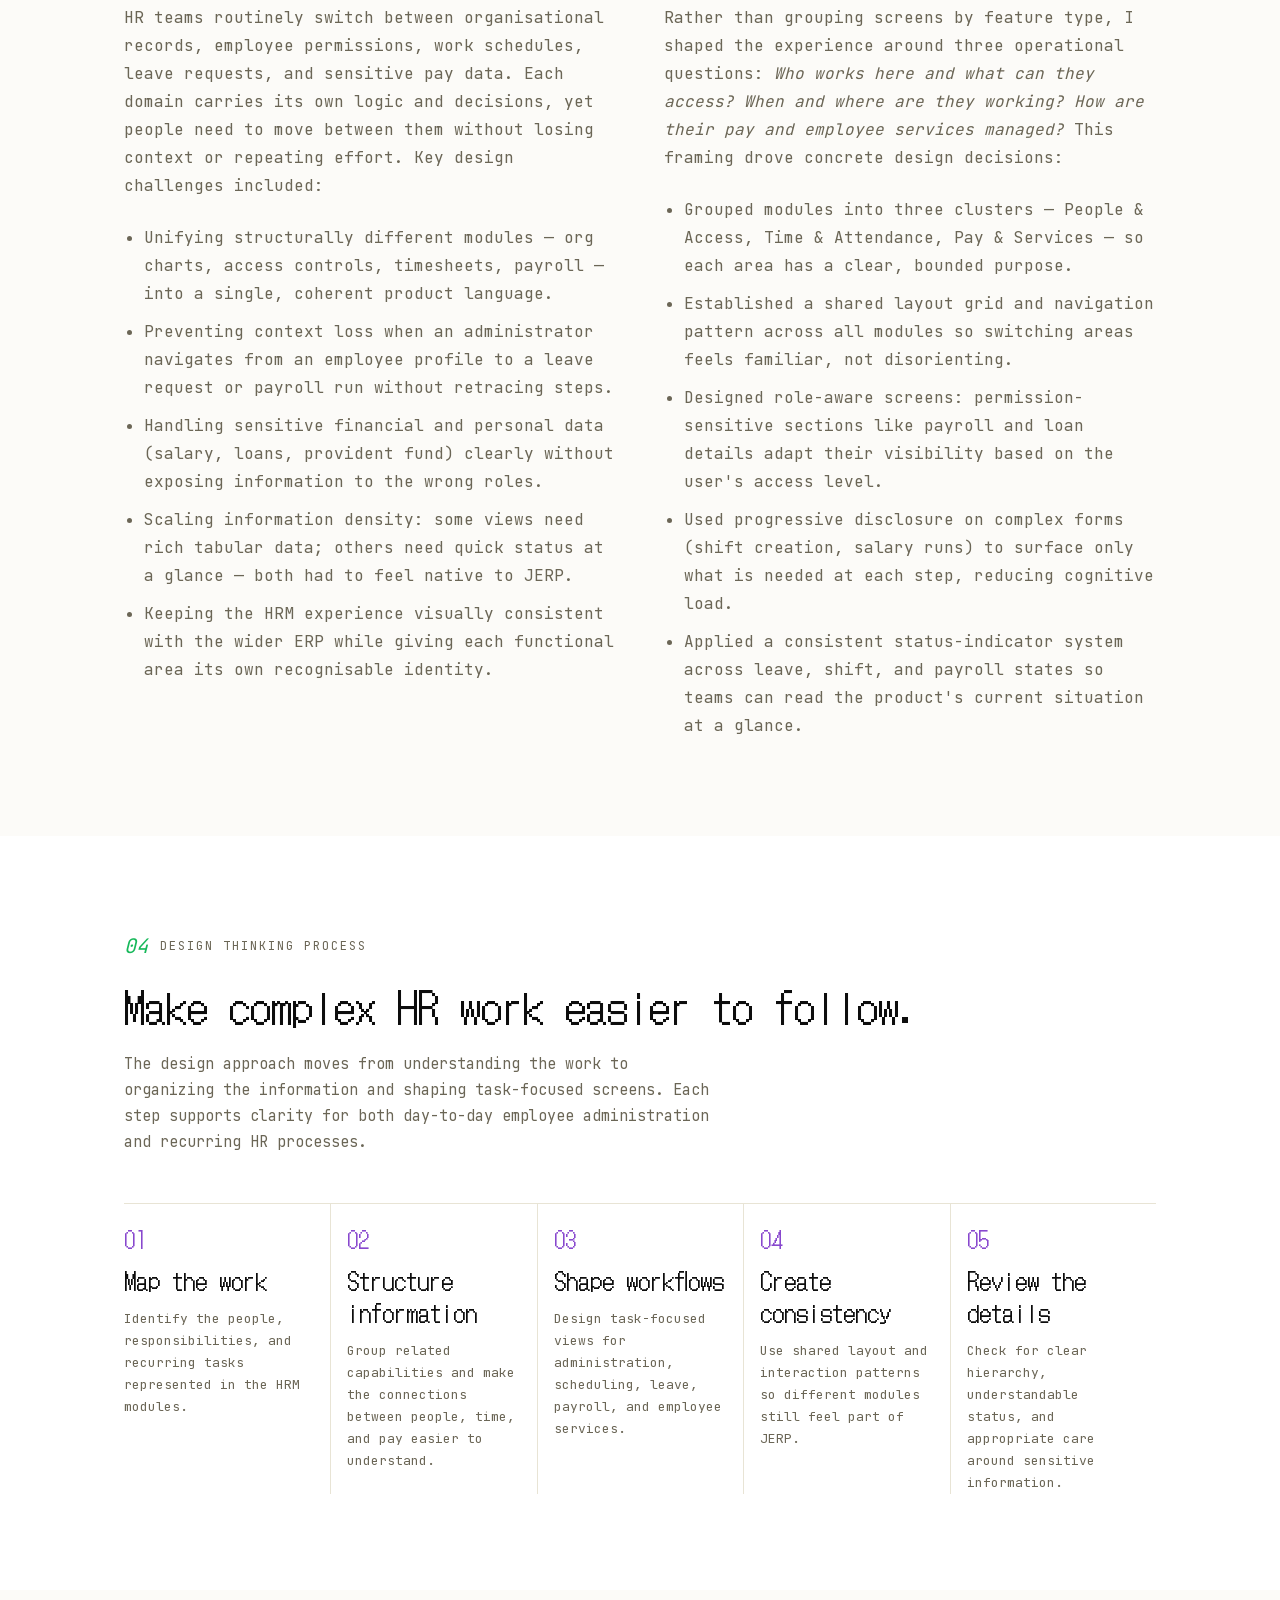
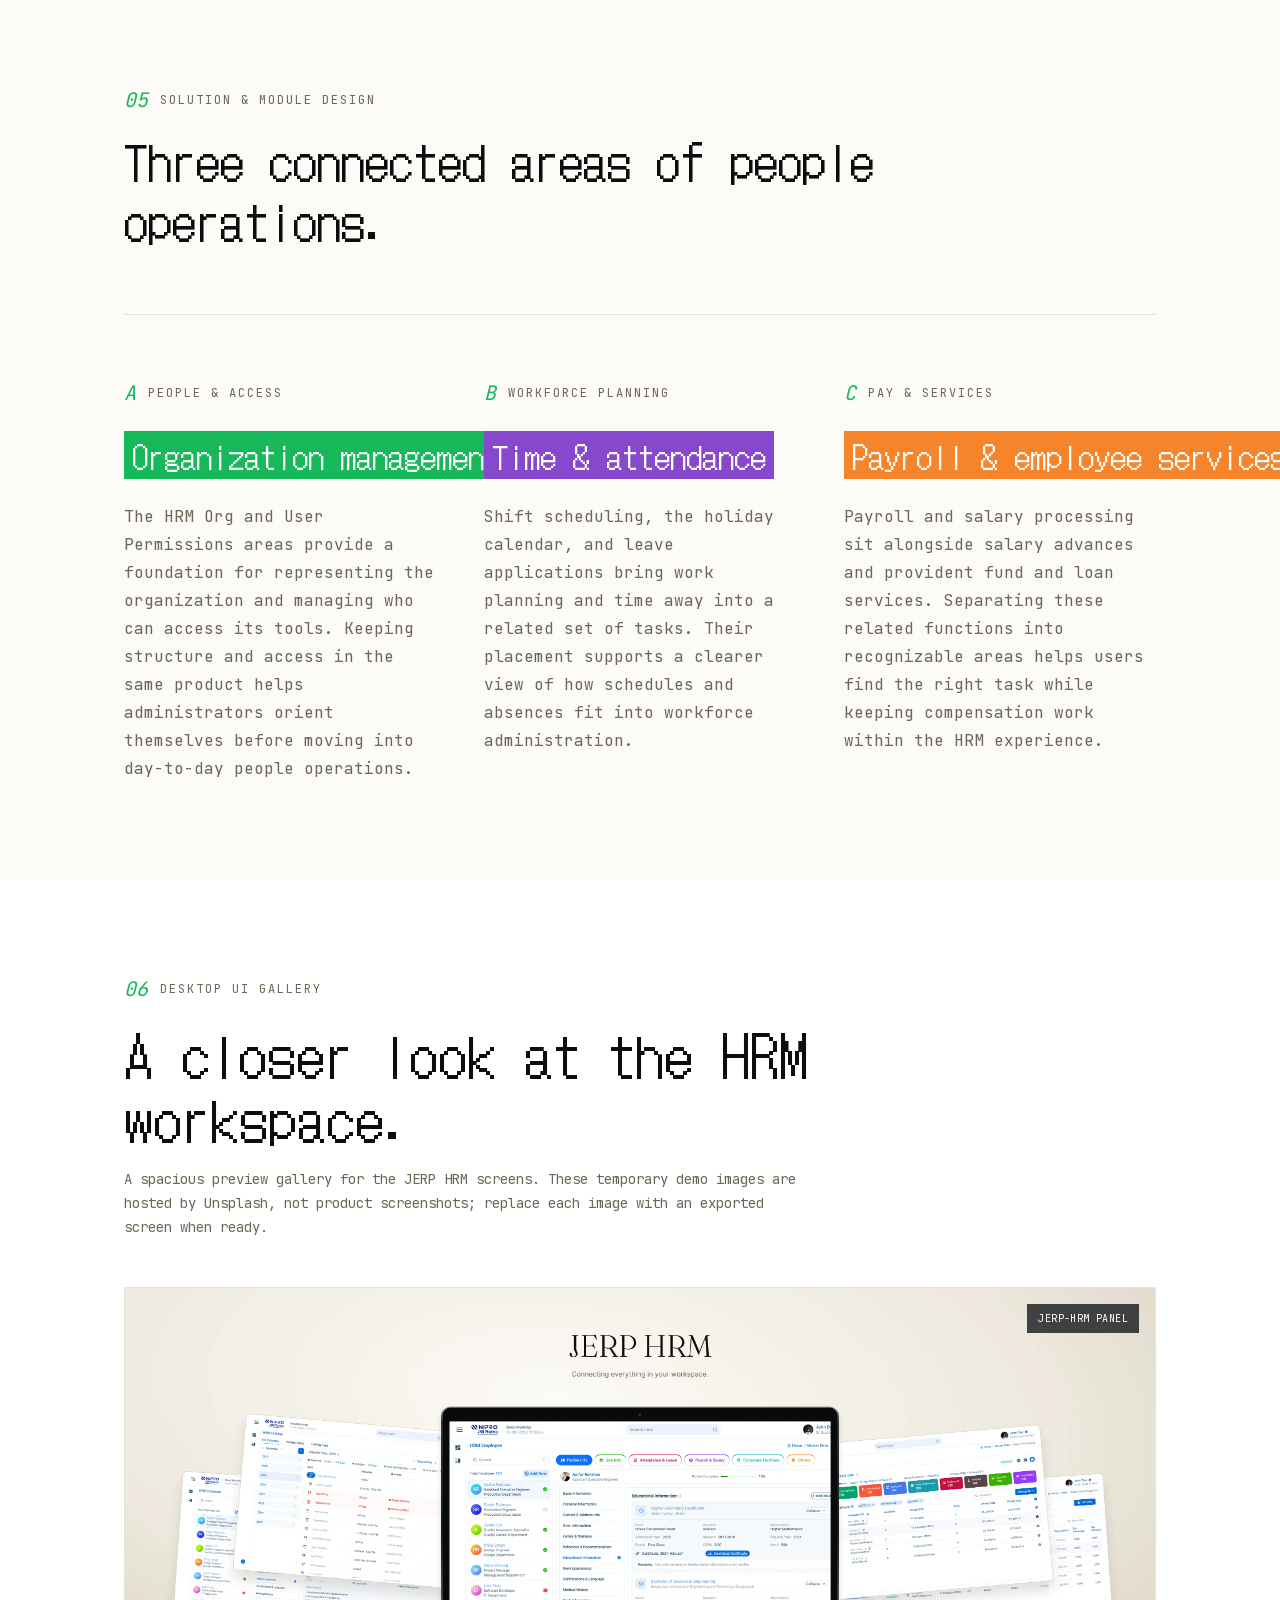
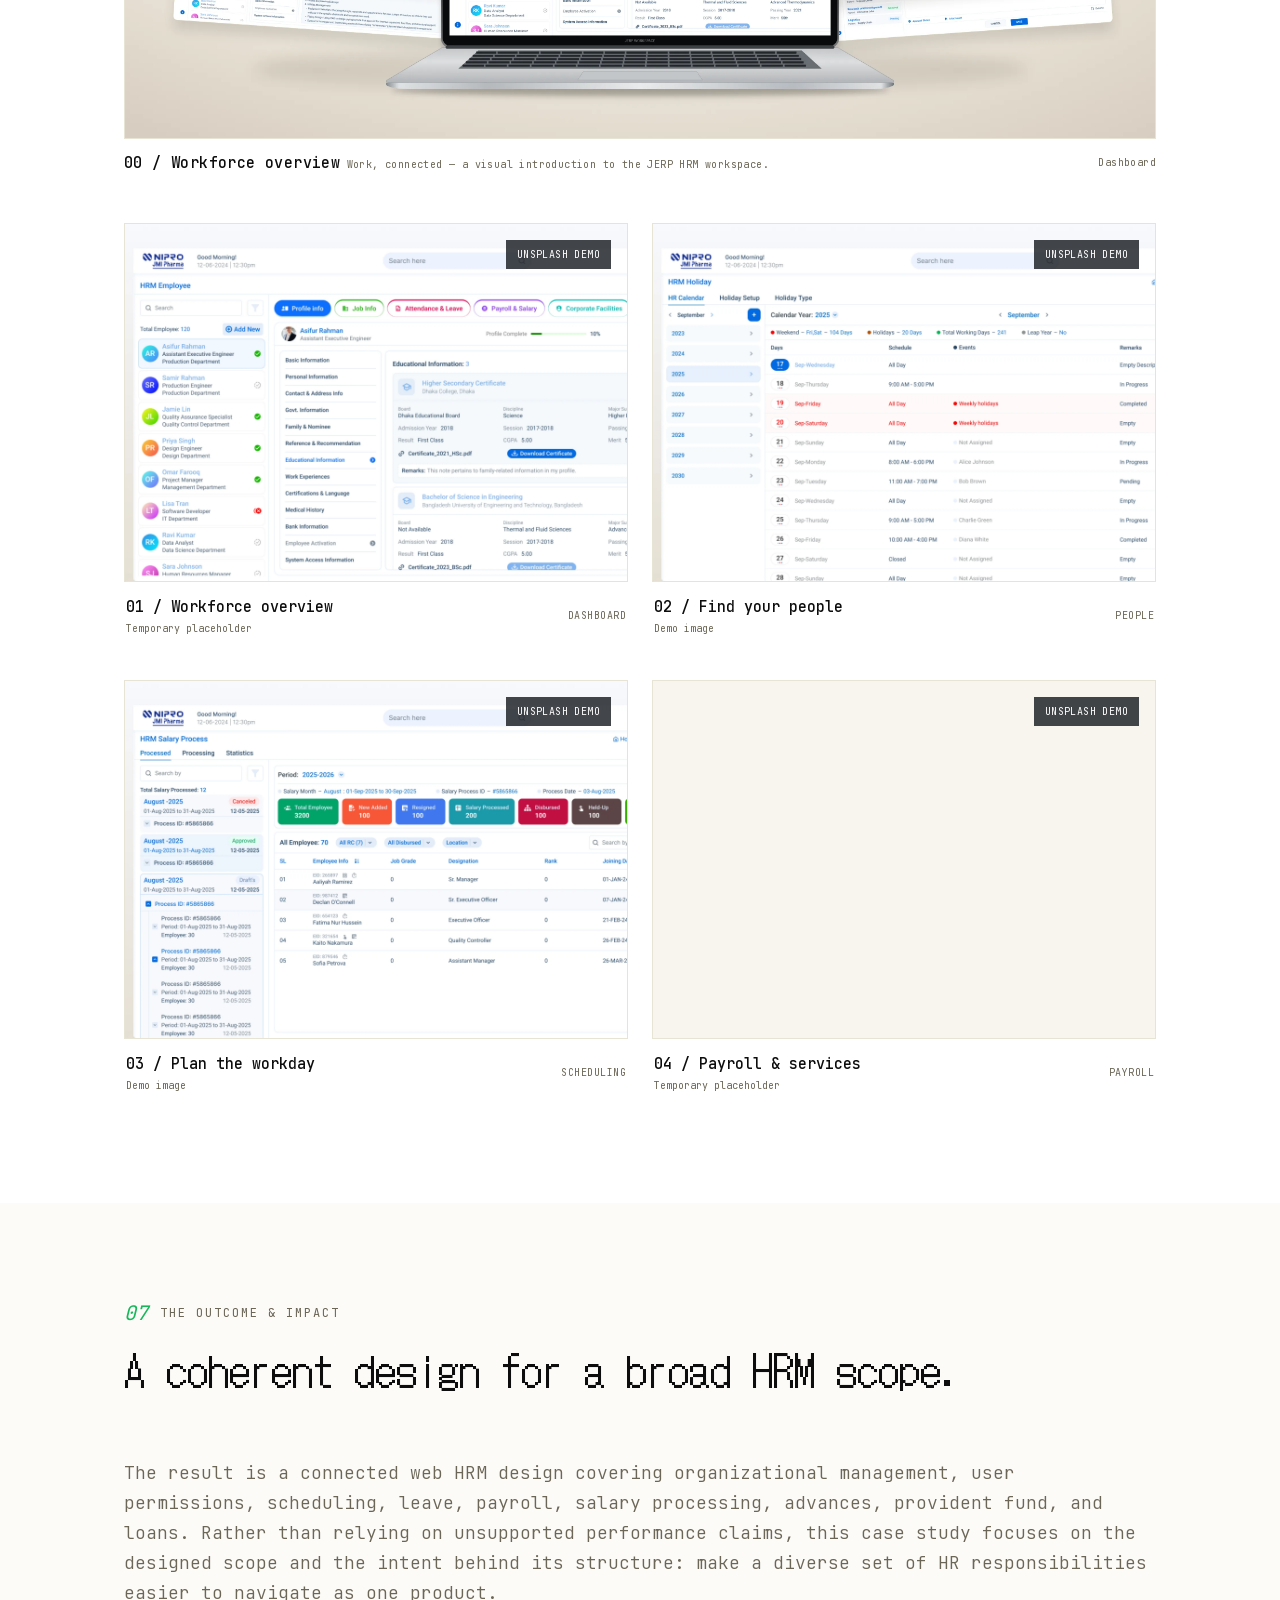
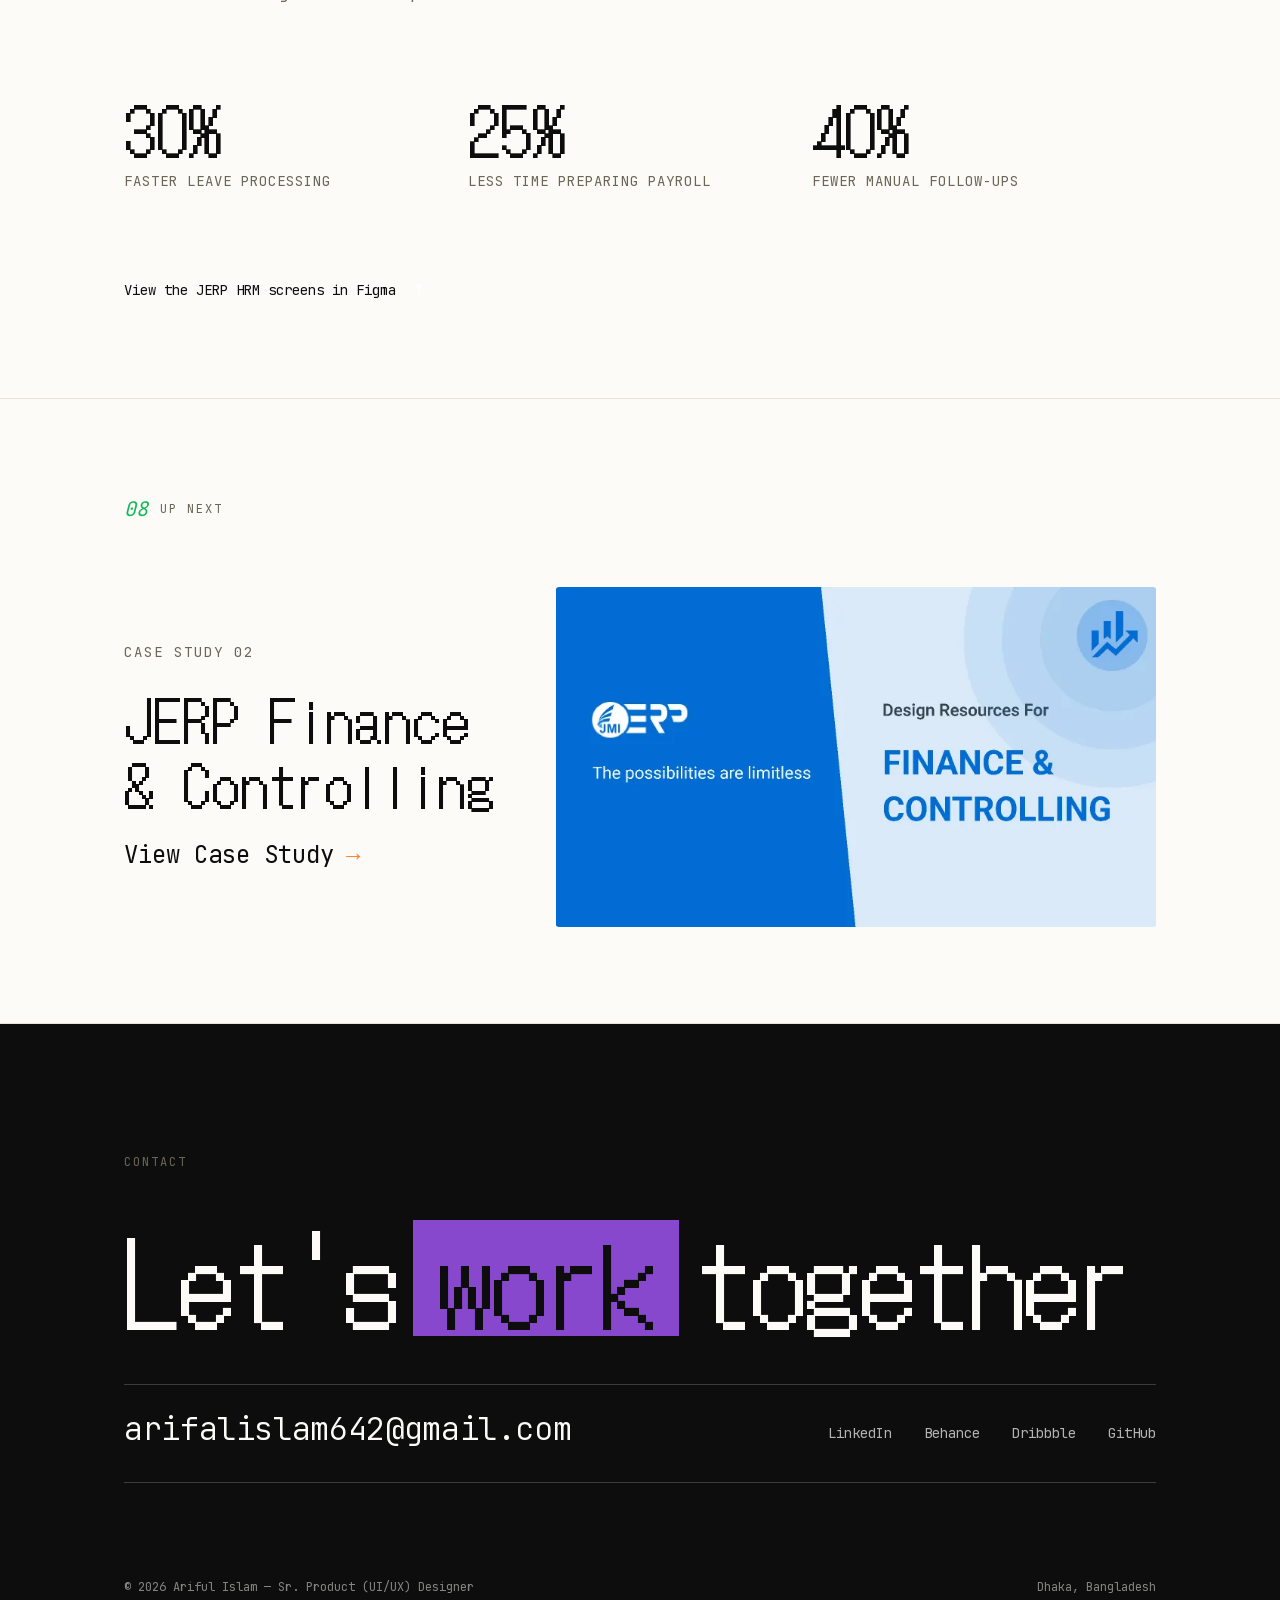
<file: jerp-hrm.html>
<!DOCTYPE html>
<html lang="en">
    <head>
        <meta charset="utf-8">
        <meta name="viewport" content="width=device-width, initial-scale=1">
        <meta name="description" content="A detailed case study of JERP HRM, a web-based human resource management experience covering organization, employee access, time, leave, payroll, and employee services.">
        <title>JERP HRM — Case Study</title>
        <script>
            (function(){
                document.documentElement.dataset.theme='light';
                try{localStorage.removeItem('portfolio-theme');}catch(error){}
            })();
        </script>
        <link rel="preconnect" href="https://fonts.googleapis.com">
        <link rel="preconnect" href="https://fonts.gstatic.com" crossorigin>
        <link href="https://fonts.googleapis.com/css2?family=DotGothic16&display=swap" rel="stylesheet">
        <link rel="stylesheet" href="css/style.css">
        <!-- Hotjar Tracking Code for https://ais95.github.io -->
        <script>
            (function(h,o,t,j,a,r){
                h.hj=h.hj||function(){(h.hj.q=h.hj.q||[]).push(arguments)};
                h._hjSettings={hjid:3388368,hjsv:6};
                a=o.getElementsByTagName('head')[0];
                r=o.createElement('script');r.async=1;
                r.src=t+h._hjSettings.hjid+j+h._hjSettings.hjsv;
                a.appendChild(r);
            })(window,document,'https://static.hotjar.com/c/hotjar-','.js?sv=');
        </script>
    </head>
    <body>
        <header class="nav" id="top">
            <button class="burger" aria-label="Open menu" aria-expanded="false"><i></i><i></i><i></i></button>
            <a class="brand fr" href="index.html#top">A R I F<i>.</i></a>
            <nav class="links">
                <a class="label" href="index.html#work">Works</a>
                <a class="label" href="index.html#about">About</a>
                <a class="label" href="index.html#experience">Experience</a>
                <a class="label" href="index.html#interests">Interests</a>
                <a class="label" href="index.html#about">Credentials</a>
                <a class="label" href="index.html#contact">Contact</a>
            </nav>
            <div class="tools">
                <a class="btn cv" href="files/ARIF%20-%20UIUX%20Designer.pdf" target="_blank" rel="noopener" aria-label="Open CV in a new tab: ARIF - UIUX Designer"><span class="ic"><picture><source media="(max-width:900px)" srcset="images/figma/2354f9d8-5278-4d03-8364-8a2ddc9ea9be.svg"><img alt="" src="images/figma/2106d6c3-8b2b-41fc-a728-a4de58cad21e.svg"></picture></span><span class="label"><span class="d">Get CV</span><span class="m">CV</span></span></a>
            </div>
        </header>

        <main class="page cs jerp-case">
            <section>
                <div class="cs-meta"><span class="label">JERP ERP System · Human Resource Management</span><span class="label">Case Study — Product Design</span></div>
                <div class="cs-banner rv">
                    <picture><source media="(max-width:900px)" srcset="images/projects/hrm-ui/employee-walking-corporate.gif"><img class="bg" alt="A team sketching and organizing product interface ideas" src="images/projects/hrm-ui/employee-walking-corporate.gif"></picture>
                    <div class="cs-head">
                        <div class="badges"><span class="badge2" style="background:var(--green)">Enterprise ERP</span><span class="badge2" style="background:var(--blue)">Human Resources</span></div>
                        <div class="cs-titles">
                            <h1 class="cs-title">JERP HRM</h1>
                            <div class="cs-hl"><span class="hl" style="--c:var(--purple)">People operations</span><p>in one workspace.</p></div>
                        </div>
                        <a class="read" href="https://www.figma.com/design/YFaNAXxTFQLPVlyMREfWJm/JERP-Web--HRM-?node-id=2-4&t=28z9XkaEgPRTrAuP-1" target="_blank" rel="noopener"><span>Explore the HRM design in Figma</span><span class="ar"><span>↗</span></span></a>
                    </div>
                </div>
                <div class="cs-rule"></div>
                <div class="cs-strip">
                    <aside class="cs-side rv">
                        <div><span class="label">Product</span><span class="v">JERP Web HRM</span></div>
                        <div><span class="label">Platform</span><span class="v">Web application</span></div>
                        <div><span class="label">Scope</span><span class="it">Organization, employee access, shift scheduling, leave, payroll, salary advances, provident fund, and loans.</span></div>
                    </aside>
                    <div class="cs-over rv" style="--d:.1s">
                        <div class="sl"><i>01</i><span class="label">Overview</span></div>
                        <p class="cs-big">A connected workspace for the everyday work of managing people.</p>
                        <p class="cs-body mono">JERP HRM brings a broad set of workforce operations into one web experience. The design covers how an organization is structured, how employees and their access are managed, how shifts and time away are planned, and how payroll-related services are handled. The goal is to make these distinct responsibilities feel like parts of one coherent product rather than isolated tools.</p>
                    </div>
                </div>
            </section>

            <section class="cs-ca">
                <div class="rv">
                    <div class="sl"><i>02</i><span class="label">The Challenge</span></div>
                    <span class="hl" style="--c:var(--purple)">One product, many HR workflows</span>
                    <p class="mono">HR teams routinely switch between organisational records, employee permissions, work schedules, leave requests, and sensitive pay data. Each domain carries its own logic and decisions, yet people need to move between them without losing context or repeating effort. Key design challenges included:</p>
                    <ul class="mono" style="padding-left:1.25em;display:flex;flex-direction:column;gap:10px;color:var(--mute);font-size:16px;line-height:28px">
                        <li>Unifying structurally different modules — org charts, access controls, timesheets, payroll — into a single, coherent product language.</li>
                        <li>Preventing context loss when an administrator navigates from an employee profile to a leave request or payroll run without retracing steps.</li>
                        <li>Handling sensitive financial and personal data (salary, loans, provident fund) clearly without exposing information to the wrong roles.</li>
                        <li>Scaling information density: some views need rich tabular data; others need quick status at a glance — both had to feel native to JERP.</li>
                        <li>Keeping the HRM experience visually consistent with the wider ERP while giving each functional area its own recognisable identity.</li>
                    </ul>
                </div>
                <div class="rv" style="--d:.1s">
                    <div class="sl"><i>03</i><span class="label">The Approach</span></div>
                    <span class="hl" style="--c:var(--orange)">Organise around the work</span>
                    <p class="mono">Rather than grouping screens by feature type, I shaped the experience around three operational questions: <em>Who works here and what can they access? When and where are they working? How are their pay and employee services managed?</em> This framing drove concrete design decisions:</p>
                    <ul class="mono" style="padding-left:1.25em;display:flex;flex-direction:column;gap:10px;color:var(--mute);font-size:16px;line-height:28px">
                        <li>Grouped modules into three clusters — People &amp; Access, Time &amp; Attendance, Pay &amp; Services — so each area has a clear, bounded purpose.</li>
                        <li>Established a shared layout grid and navigation pattern across all modules so switching areas feels familiar, not disorienting.</li>
                        <li>Designed role-aware screens: permission-sensitive sections like payroll and loan details adapt their visibility based on the user's access level.</li>
                        <li>Used progressive disclosure on complex forms (shift creation, salary runs) to surface only what is needed at each step, reducing cognitive load.</li>
                        <li>Applied a consistent status-indicator system across leave, shift, and payroll states so teams can read the product's current situation at a glance.</li>
                    </ul>
                </div>
            </section>

            <section class="cs-process">
                <div class="cs-process-head rv">
                    <div class="sl"><i>04</i><span class="label">Design Thinking Process</span></div>
                    <h2 class="fr">Make complex HR work easier to follow.</h2>
                    <p class="mono">The design approach moves from understanding the work to organizing the information and shaping task-focused screens. Each step supports clarity for both day-to-day employee administration and recurring HR processes.</p>
                </div>
                <div class="cs-process-grid">
                    <article class="cs-process-step rv" style="--d:.05s"><span class="num fr">01</span><h3 class="fr">Map the work</h3><p>Identify the people, responsibilities, and recurring tasks represented in the HRM modules.</p></article>
                    <article class="cs-process-step rv" style="--d:.1s"><span class="num fr">02</span><h3 class="fr">Structure information</h3><p>Group related capabilities and make the connections between people, time, and pay easier to understand.</p></article>
                    <article class="cs-process-step rv" style="--d:.15s"><span class="num fr">03</span><h3 class="fr">Shape workflows</h3><p>Design task-focused views for administration, scheduling, leave, payroll, and employee services.</p></article>
                    <article class="cs-process-step rv" style="--d:.2s"><span class="num fr">04</span><h3 class="fr">Create consistency</h3><p>Use shared layout and interaction patterns so different modules still feel part of JERP.</p></article>
                    <article class="cs-process-step rv" style="--d:.25s"><span class="num fr">05</span><h3 class="fr">Review the details</h3><p>Check for clear hierarchy, understandable status, and appropriate care around sensitive information.</p></article>
                </div>
            </section>

            <section class="cs-dd">
                <div class="hd rv">
                    <div class="sl"><i>05</i><span class="label">Solution &amp; Module Design</span></div>
                    <h2>Three connected areas of people operations.</h2>
                </div>
                <div class="div"></div>
                <div class="cs-ca" style="padding:0;border:0">
                    <div class="rv">
                        <div class="sl"><i>A</i><span class="label">People &amp; access</span></div>
                        <span class="hl" style="--c:var(--green)">Organization management</span>
                        <p class="mono">The HRM Org and User Permissions areas provide a foundation for representing the organization and managing who can access its tools. Keeping structure and access in the same product helps administrators orient themselves before moving into day-to-day people operations.</p>
                    </div>
                    <div class="rv" style="--d:.1s">
                        <div class="sl"><i>B</i><span class="label">Workforce planning</span></div>
                        <span class="hl" style="--c:var(--purple)">Time &amp; attendance</span>
                        <p class="mono">Shift scheduling, the holiday calendar, and leave applications bring work planning and time away into a related set of tasks. Their placement supports a clearer view of how schedules and absences fit into workforce administration.</p>
                    </div>
                    <div class="rv" style="--d:.2s">
                        <div class="sl"><i>C</i><span class="label">Pay &amp; services</span></div>
                        <span class="hl" style="--c:var(--orange)">Payroll &amp; employee services</span>
                        <p class="mono">Payroll and salary processing sit alongside salary advances and provident fund and loan services. Separating these related functions into recognizable areas helps users find the right task while keeping compensation work within the HRM experience.</p>
                    </div>
                </div>
            </section>

            <section class="jerp-gallery">
                <div class="jerp-gallery-head rv">
                    <div class="sl"><i>06</i><span class="label">Desktop UI Gallery</span></div>
                    <h2 class="fr">A closer look at the HRM workspace.</h2>
                    <p class="mono">A spacious preview gallery for the JERP HRM screens. These temporary demo images are hosted by Unsplash, not product screenshots; replace each image with an exported screen when ready.</p>
                </div>

                <figure class="jerp-gallery-feature jerp-full rv">
                    <a rel="noopener noreferrer" aria-label="Open the Unsplash office demo image in a new tab">
                        <img src="images/projects/hrm-ui/jerp-hrm-cover.webp" alt="Bright collaborative office with shared desks, plants, and meeting space" loading="lazy" decoding="async">
                        <span class="jerp-shot-demo">JERP-HRM Panel</span>
                    </a>
                    <figcaption>
                        <span>  <b>00 / Workforce overview</b> Work, connected — a visual introduction to the JERP HRM workspace.
                        </span> 
                        <span align="right">Dashboard</span>
                    </figcaption>
                </figure>

                <div class="jerp-gallery-grid">
                    <figure class="jerp-shot jerp-shot--featured rv">
                        <a class="jerp-shot-media" href="#" target="_blank" rel="noopener noreferrer" aria-label="Open the workforce overview demo image in a new tab">
                            <img src="images/projects/hrm-ui/Employee profile.webp" alt="Temporary Unsplash demo image for the workforce overview; replace with a JERP screenshot" loading="lazy" decoding="async">
                            <span class="jerp-shot-demo">Unsplash demo</span>
                        </a>
                        <figcaption><span><b>01 / Workforce overview</b><small>Temporary placeholder</small></span><span>Dashboard</span></figcaption>
                    </figure>
                    <figure class="jerp-shot rv" style="--d:.06s">
                        <a class="jerp-shot-media" href="#" target="_blank" rel="noopener noreferrer" aria-label="Open the employee directory demo image in a new tab">
                            <img src="images/projects/hrm-ui/hrm-calendar.webp" alt="Temporary Unsplash demo image for the employee directory; replace with a JERP screenshot" loading="lazy" decoding="async">
                            <span class="jerp-shot-demo">Unsplash demo</span>
                        </a>
                        <figcaption><span><b>02 / Find your people</b><small>Demo image</small></span><span>People</span></figcaption>
                    </figure>
                    <figure class="jerp-shot rv" style="--d:.12s">
                        <a class="jerp-shot-media" href="#" target="_blank" rel="noopener noreferrer" aria-label="Open the workforce planning demo image in a new tab">
                            <img src="images/projects/hrm-ui/salary processing.webp" alt="Temporary Unsplash demo image for workforce planning; replace with a JERP screenshot" loading="lazy" decoding="async">
                            <span class="jerp-shot-demo">Unsplash demo</span>
                        </a>
                        <figcaption><span><b>03 / Plan the workday</b><small>Demo image</small></span><span>Scheduling</span></figcaption>
                    </figure>
                    <figure class="jerp-shot rv" style="--d:.18s">
                        <a class="jerp-shot-media" href="#" target="_blank" rel="noopener noreferrer" aria-label="Open the payroll and services demo image in a new tab">
                            <img src="images/projects/hrm-ui/salary add-deduct.webp" alt="Temporary Unsplash demo image for payroll and employee services; replace with a JERP screenshot" loading="lazy" decoding="async">
                            <span class="jerp-shot-demo">Unsplash demo</span>
                        </a>
                        <figcaption><span><b>04 / Payroll &amp; services</b><small>Temporary placeholder</small></span><span>Payroll</span></figcaption>
                    </figure>
                </div>
            </section>

            <section class="cs-res cs-outcome" style="background:none">
                <div class="hd rv" style="display:flex;flex-direction:column;gap:16px">
                    <div class="sl"><i>07</i><span class="label">The Outcome & Impact</span></div>
                    <h2>A coherent design for a broad HRM scope.</h2>
                </div>
                <p class="cs-body mono rv">The result is a connected web HRM design covering organizational management, user permissions, scheduling, leave, payroll, salary processing, advances, provident fund, and loans. Rather than relying on unsupported performance claims, this case study focuses on the designed scope and the intent behind its structure: make a diverse set of HR responsibilities easier to navigate as one product.</p>

                <div class="mrow rv">
                    <div><b>30%</b><span>Faster leave processing</span></div>
                    <div><b>25%</b><span>Less time preparing payroll</span></div>
                    <div><b>40%</b><span>Fewer manual follow-ups</span></div>
                </div>

                <a class="read rv" href="https://www.figma.com/design/YFaNAXxTFQLPVlyMREfWJm/JERP-Web--HRM-?node-id=2-4&t=28z9XkaEgPRTrAuP-1" target="_blank" rel="noopener"><span>View the JERP HRM screens in Figma</span><span class="ar"><span>↗</span></span></a>
            </section>

            <section class="cs-nx">
                <div class="sl rv"><i>08</i><span class="label">Up Next</span></div>
                <a class="nl rv" href="jerp-fico.html">
                    <div class="t"><small>Case Study 02</small><h2>JERP Finance &amp; Controlling</h2><div class="act"><span>View Case Study</span><b>→</b></div></div>
                    <div class="pv"><picture><source media="(max-width:900px)" srcset="images/figma/jerp-fico-cover.webp"><img alt="JERP Finance and Controlling design cover" src="images/figma/jerp-fico-cover.webp"></picture></div>
                </a>
            </section>

            <section class="contact">
                <div class="cwrap">
                    <span class="label">Contact</span>
                    <div class="big fr rv"><span>Let's </span><span class="w" style="font-weight:300">work</span><span>together</span></div>
                    <div class="mailrow rv">
                        <a class="mail" href="mailto:arifalislam642@gmail.com"><span>arifalislam642@gmail.com</span><u></u></a>
                        <div class="soc">
                            <a href="https://www.linkedin.com/in/mr-arif" target="_blank" rel="noopener noreferrer">LinkedIn</a>
                            <a href="https://www.behance.net/mr-arif" target="_blank" rel="noopener noreferrer">Behance</a>
                            <a href="https://dribbble.com/arifalislam" target="_blank" rel="noopener noreferrer">Dribbble</a>
                            <a href="https://github.com/arifalislam" target="_blank" rel="noopener noreferrer">GitHub</a>
                        </div>
                    </div>
                    <div class="foot"><span>© 2026 Ariful Islam — Sr. Product (UI/UX) Designer</span><span>Dhaka, Bangladesh</span></div>
                </div>
            </section>
        </main>

        <div class="menu" id="menu" aria-hidden="true">
            <div class="mnav"><a class="mbrand fr" href="index.html#top">Ariful Islam<i>.</i></a><button class="close" aria-label="Close menu"></button></div>
            <nav class="mlinks">
                <a class="ml" href="index.html#top"><b class="fr">Home</b><small>01</small></a><hr>
                <a class="ml" href="index.html#about"><b class="fr">About</b><small>02</small></a><hr>
                <a class="ml" href="index.html#experience"><b class="fr">Experience</b><small>03</small></a><hr>
                <a class="ml" href="index.html#work"><b class="fr">Projects</b><small>04</small></a><hr>
                <a class="ml" href="index.html#interests"><b class="fr">Interests</b><small>05</small></a><hr>
                <a class="ml" href="index.html#contact"><b class="fr">Contact</b><small>06</small></a>
            </nav>
            <div class="mfoot">
                <div class="mstate fr"><span>Let's</span><span class="w">work</span><span>together</span></div>
                <a class="memail fr" href="mailto:arifalislam642@gmail.com">arifalislam642@gmail.com</a>
                <div class="msoc">
                    <a href="https://www.linkedin.com/in/mr-arif" target="_blank" rel="noopener noreferrer">LinkedIn</a>
                    <a href="https://www.behance.net/mr-arif" target="_blank" rel="noopener noreferrer">Behance</a>
                    <a href="https://dribbble.com/arifalislam" target="_blank" rel="noopener noreferrer">Dribbble</a>
                    <a href="https://github.com/arifalislam" target="_blank" rel="noopener noreferrer">GitHub</a>
                </div>
            </div>
            <div class="hind"><span></span></div>
        </div>

        <script src="js/portfolio.js"></script>
    </body>
</html>
</file>
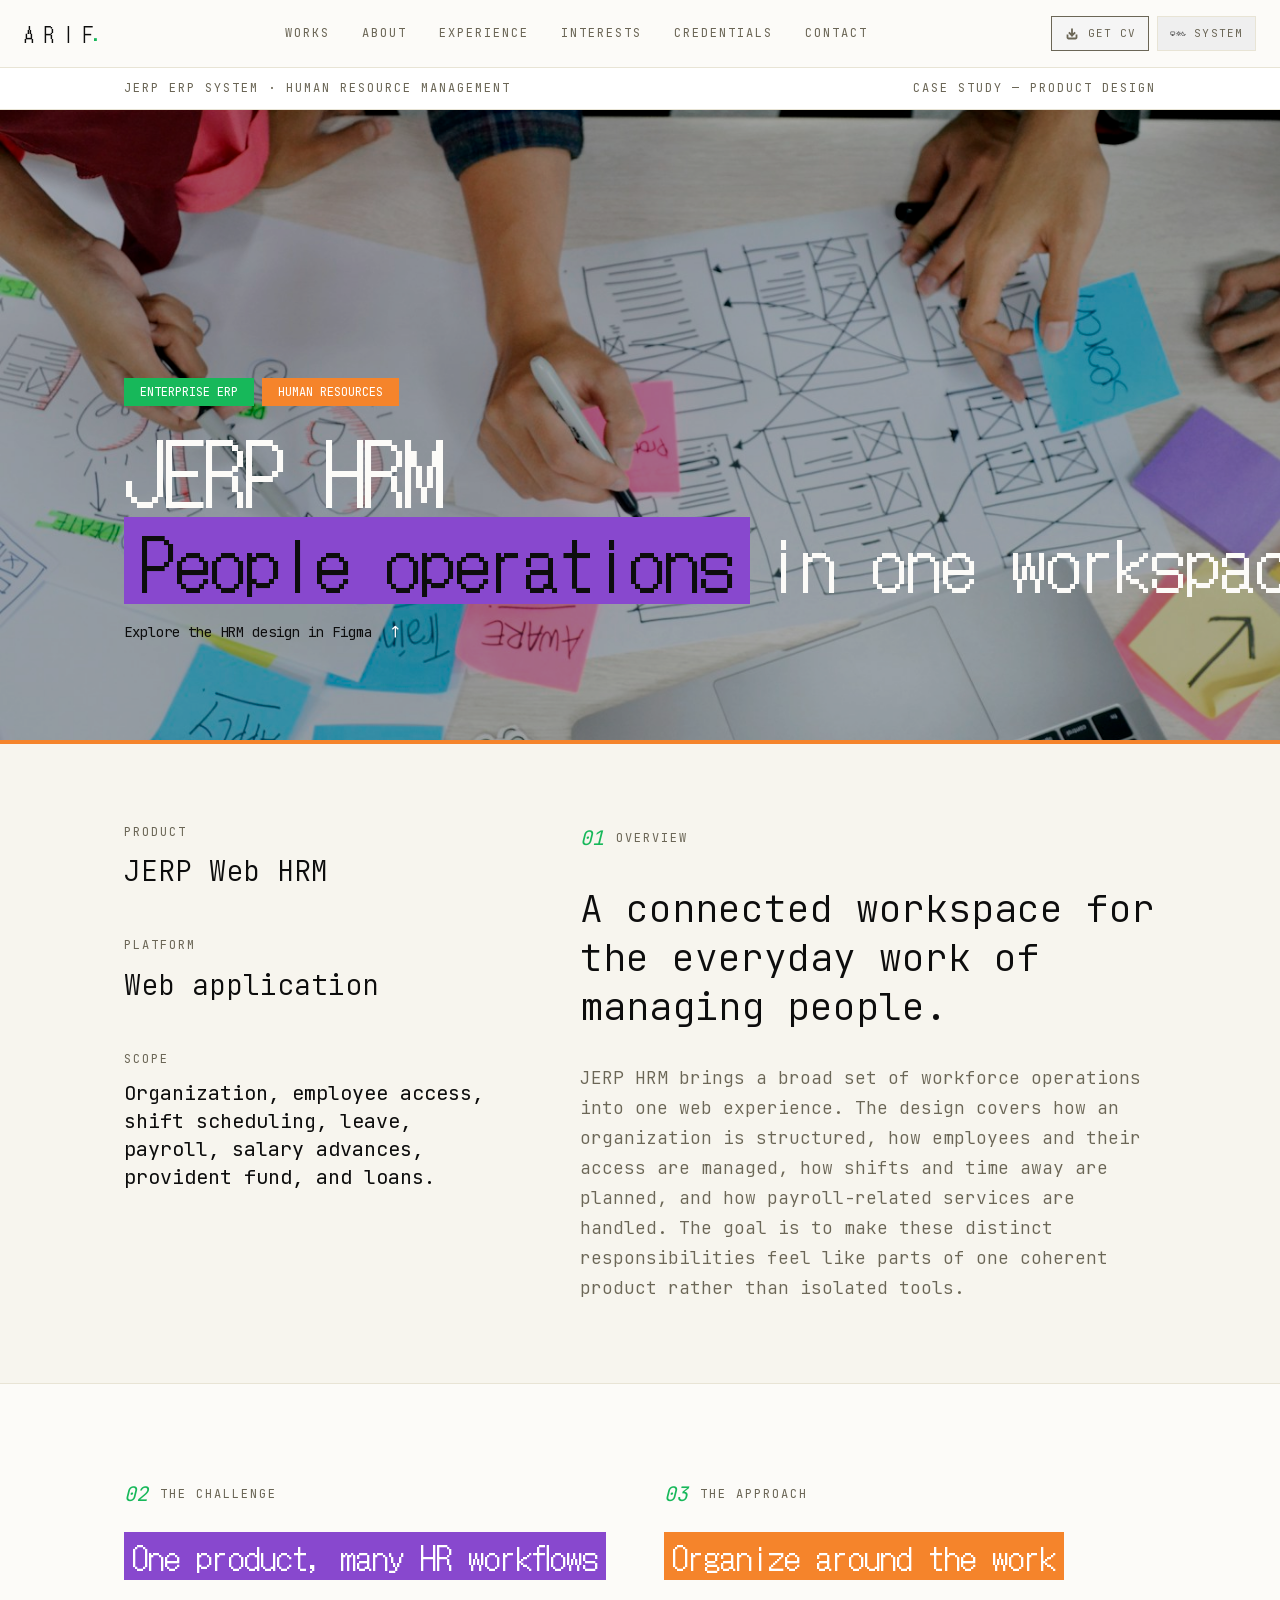
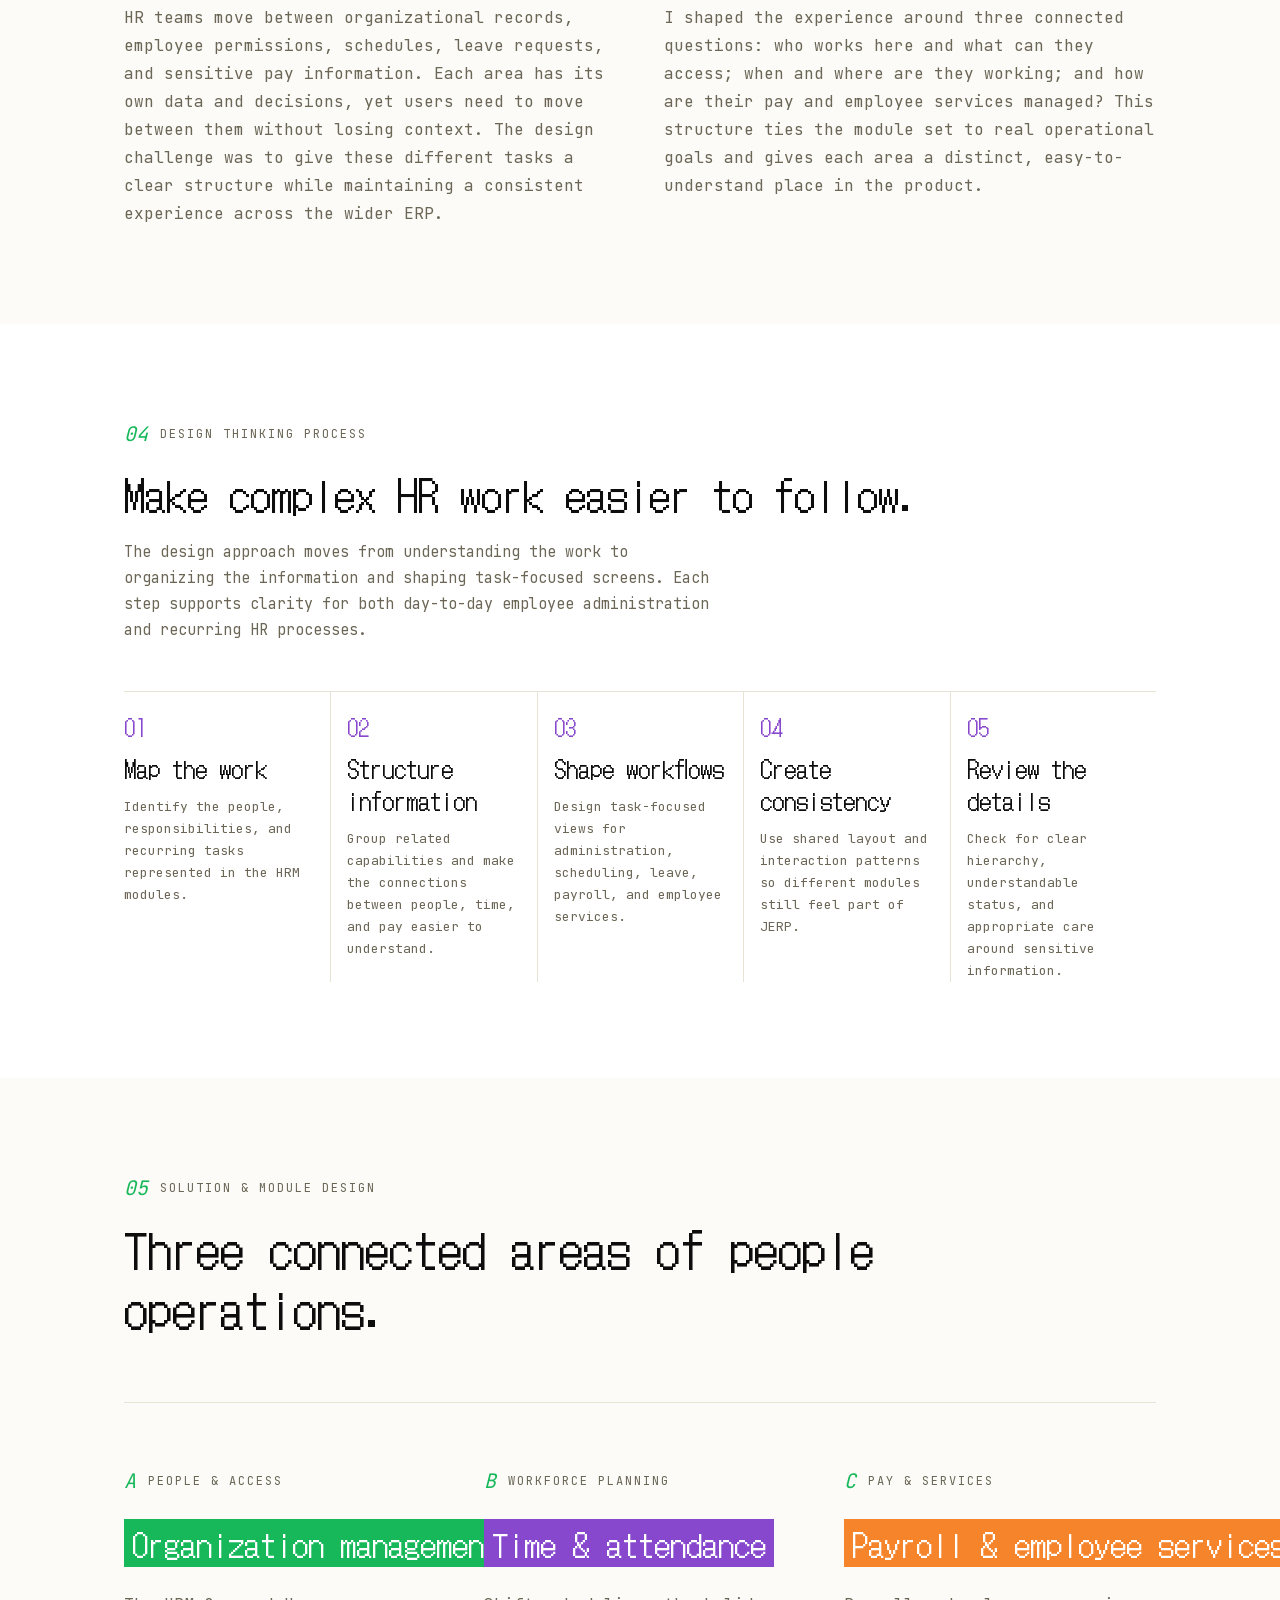
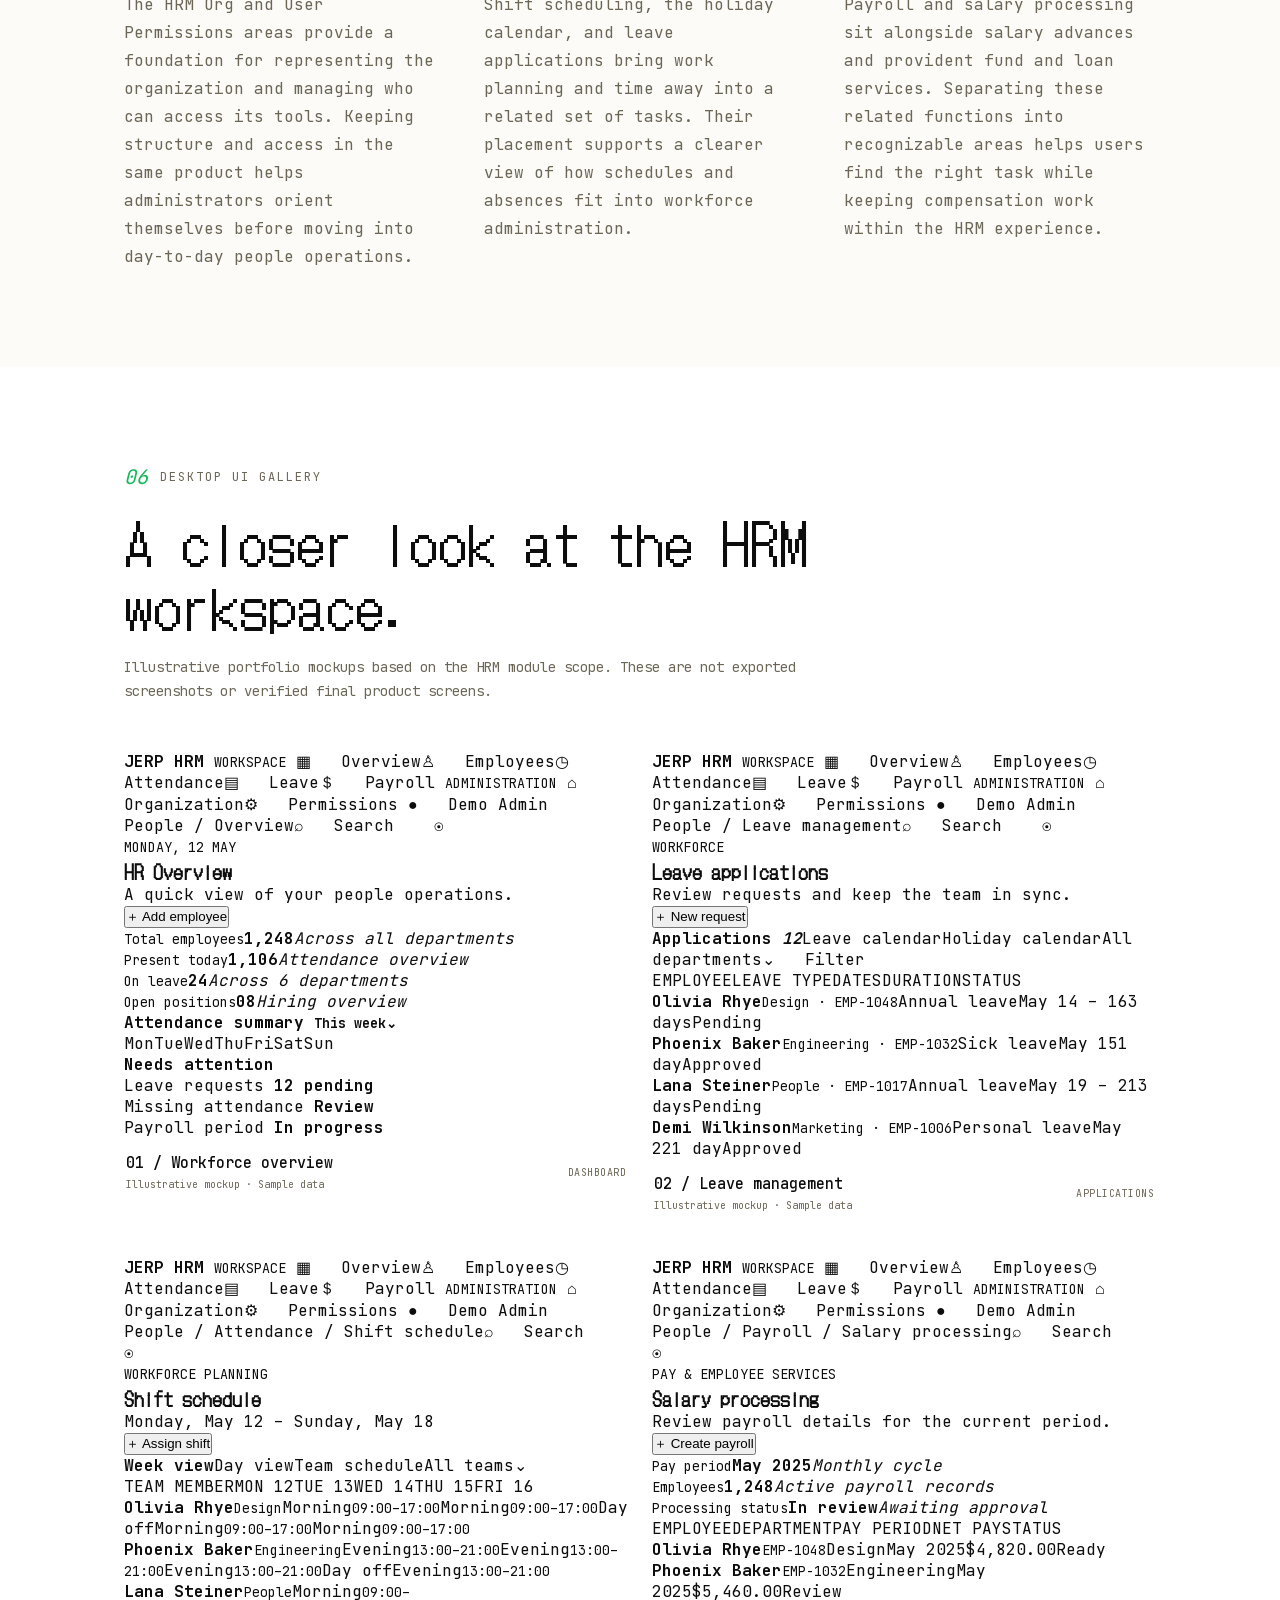
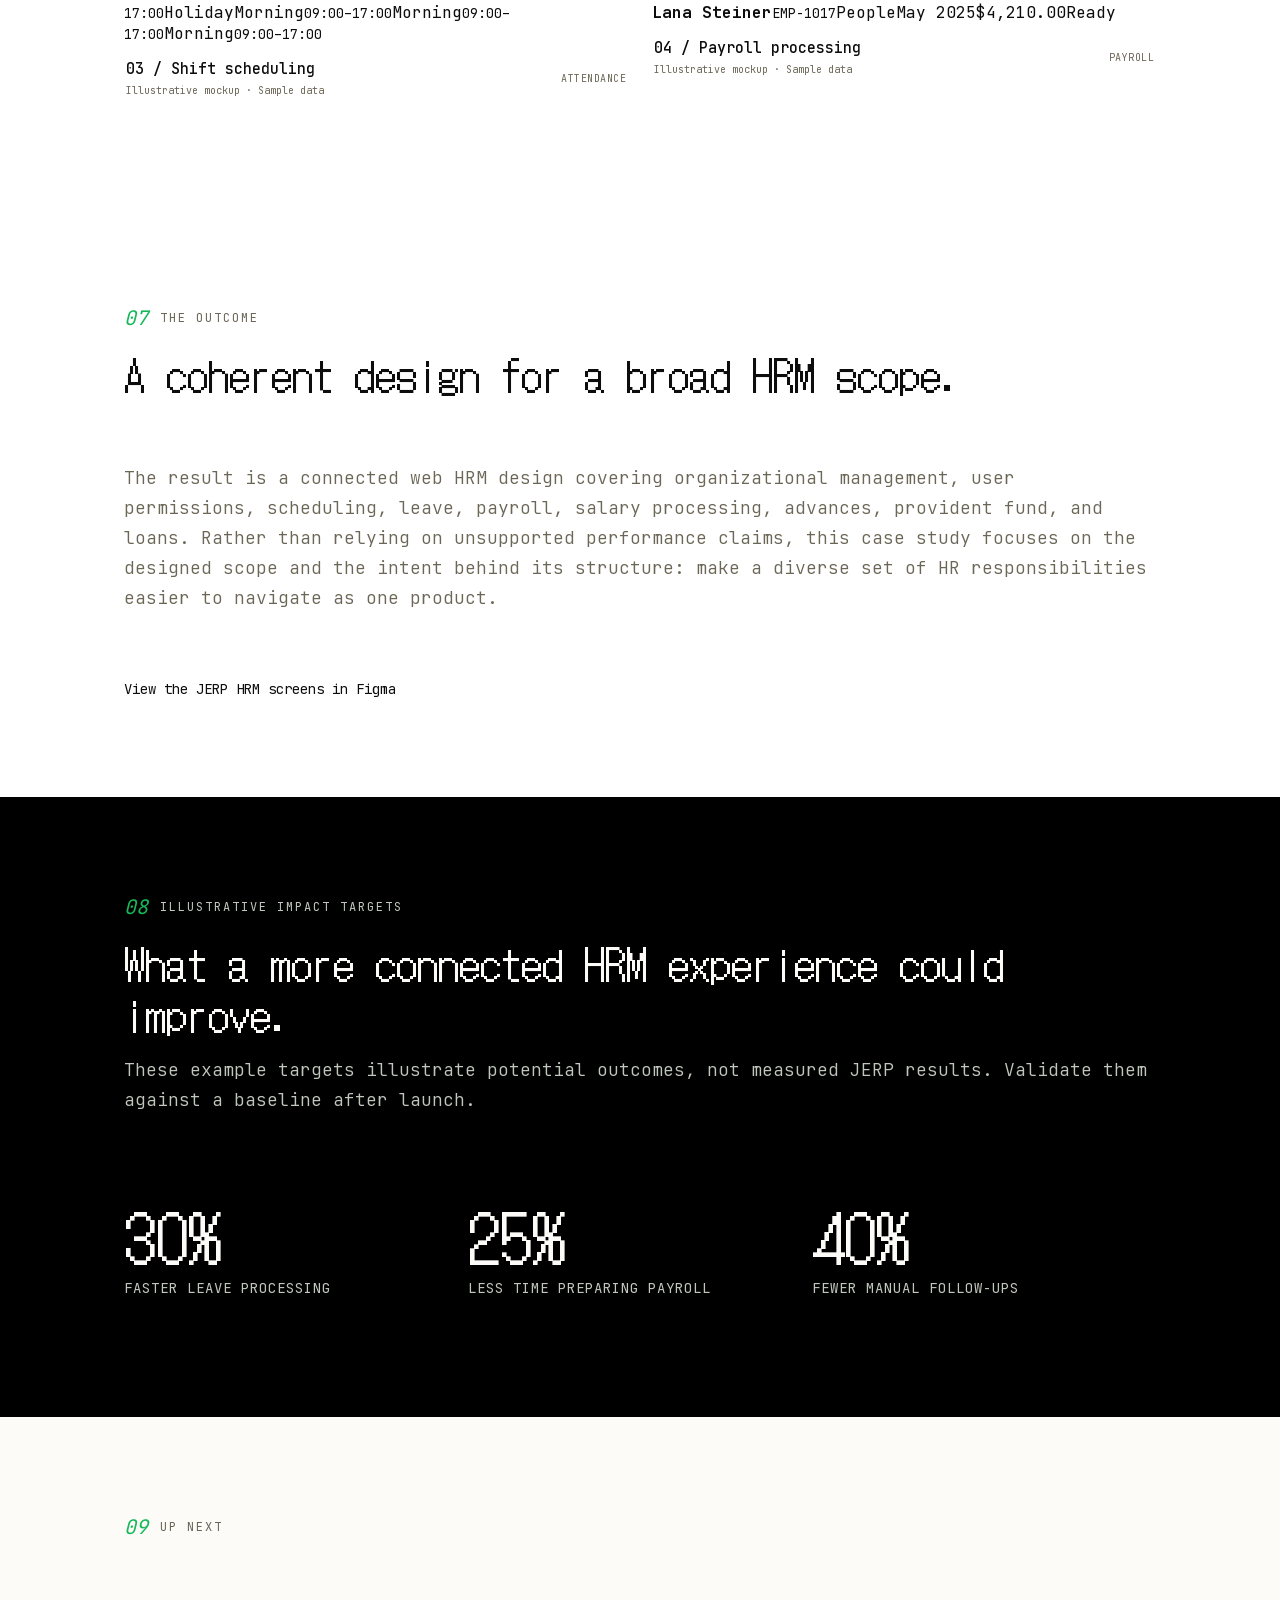
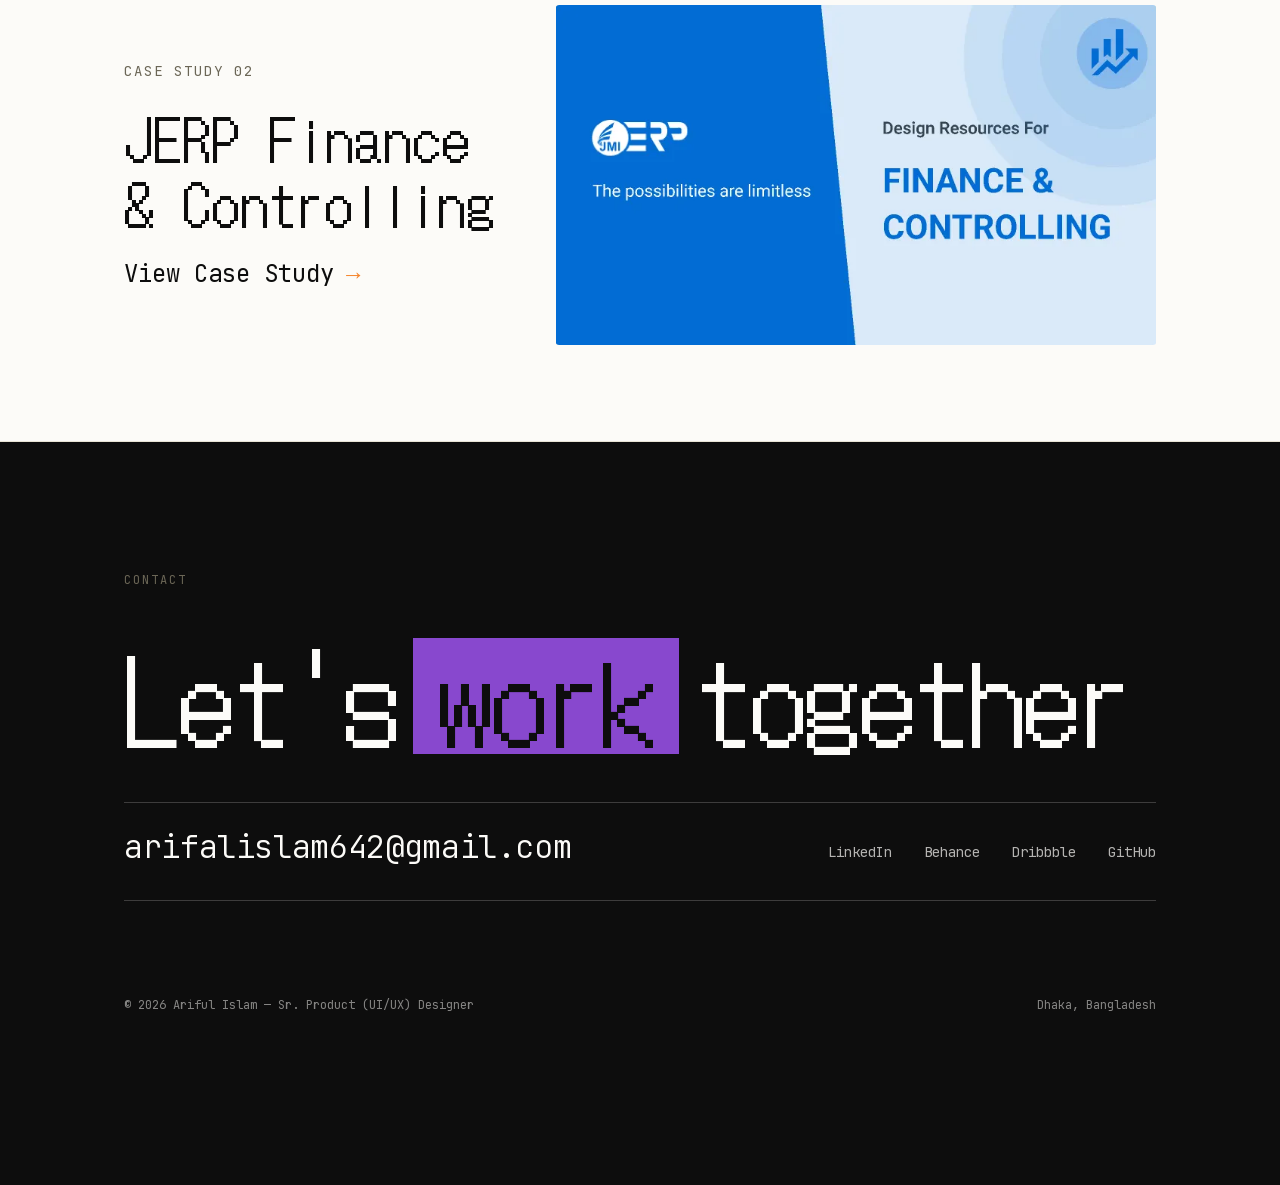
<file: jerp.html>
<!DOCTYPE html>
<html lang="en">
    <head>
        <meta charset="utf-8">
        <meta name="viewport" content="width=device-width, initial-scale=1">
        <meta name="description" content="A detailed case study of JERP HRM, a web-based human resource management experience covering organization, employee access, time, leave, payroll, and employee services.">
        <title>JERP HRM — Case Study</title>
        <script>
            (function(){
                var mode='system';
                try{mode=localStorage.getItem('portfolio-theme')||mode;}catch(error){}
                if(['system','light','dark'].indexOf(mode)===-1) mode='system';
                var dark=mode==='dark'||(mode==='system'&&matchMedia('(prefers-color-scheme: dark)').matches);
                document.documentElement.dataset.themeMode=mode;
                document.documentElement.dataset.theme=dark?'dark':'light';
            })();
        </script>
        <link rel="preconnect" href="https://fonts.googleapis.com">
        <link rel="preconnect" href="https://fonts.gstatic.com" crossorigin>
        <link href="https://fonts.googleapis.com/css2?family=DotGothic16&display=swap" rel="stylesheet">
        <link rel="stylesheet" href="css/style.css">
    </head>
    <body>
        <header class="nav" id="top">
            <button class="burger" aria-label="Open menu" aria-expanded="false"><i></i><i></i><i></i></button>
            <a class="brand fr" href="index.html#top">A R I F<i>.</i></a>
            <nav class="links">
                <a class="label" href="index.html#work">Works</a>
                <a class="label" href="index.html#about">About</a>
                <a class="label" href="index.html#experience">Experience</a>
                <a class="label" href="index.html#interests">Interests</a>
                <a class="label" href="index.html#about">Credentials</a>
                <a class="label" href="index.html#contact">Contact</a>
            </nav>
            <div class="tools">
                <a class="btn cv" href="files/ARIF%20-%20UIUX%20Designer.pdf" target="_blank" rel="noopener" aria-label="Open CV in a new tab: ARIF - UIUX Designer"><span class="ic"><picture><source media="(max-width:900px)" srcset="images/figma/2354f9d8-5278-4d03-8364-8a2ddc9ea9be.svg"><img alt="" src="images/figma/2106d6c3-8b2b-41fc-a728-a4de58cad21e.svg"></picture></span><span class="label"><span class="d">Get CV</span><span class="m">CV</span></span></a>
                <button class="btn theme-toggle" type="button" data-theme-mode="system" aria-label="Theme: System default" title="Theme: System default">
                    <span class="ic" aria-hidden="true">
                        <svg class="theme-icon icon-system" viewBox="0 0 16 16" fill="none"><rect x="2" y="2.5" width="12" height="8.5" rx="1" stroke="currentColor" stroke-width="1.4"/><path d="M6 14h4M8 11v3" stroke="currentColor" stroke-width="1.4" stroke-linecap="round"/></svg>
                        <svg class="theme-icon icon-light" viewBox="0 0 16 16" fill="none"><circle cx="8" cy="8" r="3" stroke="currentColor" stroke-width="1.4"/><path d="M8 1.5v1.3m0 10.4v1.3m6.5-6.5h-1.3M2.8 8H1.5m11.1-4.6-.9.9m-7.4 7.4-.9.9m9.2 0-.9-.9M4.3 4.3l-.9-.9" stroke="currentColor" stroke-width="1.4" stroke-linecap="round"/></svg>
                        <svg class="theme-icon icon-dark" viewBox="0 0 16 16" fill="none"><path d="M13.3 10.2A6 6 0 0 1 5.8 2.7 6 6 0 1 0 13.3 10.2Z" stroke="currentColor" stroke-width="1.4" stroke-linejoin="round"/></svg>
                    </span>
                    <span class="label"><span class="d">SYSTEM</span><span class="m">SYS</span></span>
                </button>
            </div>
        </header>

        <main class="page cs jerp-case">
            <section>
                <div class="cs-meta"><span class="label">JERP ERP System · Human Resource Management</span><span class="label">Case Study — Product Design</span></div>
                <div class="cs-banner rv">
                    <picture><source media="(max-width:900px)" srcset="images/figma/c8903899-1122-4c2f-83c6-a84b48c4969e.png"><img class="bg" alt="A team sketching and organizing product interface ideas" src="images/figma/14730e3c-a044-4d0b-ab27-73cb9e58087e.png"></picture>
                    <div class="cs-head">
                        <div class="badges"><span class="badge2" style="background:var(--green)">Enterprise ERP</span><span class="badge2" style="background:var(--orange)">Human Resources</span></div>
                        <div class="cs-titles">
                            <h1 class="cs-title">JERP HRM</h1>
                            <div class="cs-hl"><span class="hl" style="--c:var(--purple)">People operations</span><p>in one workspace.</p></div>
                        </div>
                        <a class="read" href="https://www.figma.com/design/YFaNAXxTFQLPVlyMREfWJm/JERP-Web--HRM-?node-id=2-4&t=28z9XkaEgPRTrAuP-1" target="_blank" rel="noopener"><span>Explore the HRM design in Figma</span><span class="ar"><span>↗</span></span></a>
                    </div>
                </div>
                <div class="cs-rule"></div>
                <div class="cs-strip">
                    <aside class="cs-side rv">
                        <div><span class="label">Product</span><span class="v">JERP Web HRM</span></div>
                        <div><span class="label">Platform</span><span class="v">Web application</span></div>
                        <div><span class="label">Scope</span><span class="it">Organization, employee access, shift scheduling, leave, payroll, salary advances, provident fund, and loans.</span></div>
                    </aside>
                    <div class="cs-over rv" style="--d:.1s">
                        <div class="sl"><i>01</i><span class="label">Overview</span></div>
                        <p class="cs-big">A connected workspace for the everyday work of managing people.</p>
                        <p class="cs-body mono">JERP HRM brings a broad set of workforce operations into one web experience. The design covers how an organization is structured, how employees and their access are managed, how shifts and time away are planned, and how payroll-related services are handled. The goal is to make these distinct responsibilities feel like parts of one coherent product rather than isolated tools.</p>
                    </div>
                </div>
            </section>

            <section class="cs-ca">
                <div class="rv">
                    <div class="sl"><i>02</i><span class="label">The Challenge</span></div>
                    <span class="hl" style="--c:var(--purple)">One product, many HR workflows</span>
                    <p class="mono">HR teams move between organizational records, employee permissions, schedules, leave requests, and sensitive pay information. Each area has its own data and decisions, yet users need to move between them without losing context. The design challenge was to give these different tasks a clear structure while maintaining a consistent experience across the wider ERP.</p>
                </div>
                <div class="rv" style="--d:.1s">
                    <div class="sl"><i>03</i><span class="label">The Approach</span></div>
                    <span class="hl" style="--c:var(--orange)">Organize around the work</span>
                    <p class="mono">I shaped the experience around three connected questions: who works here and what can they access; when and where are they working; and how are their pay and employee services managed? This structure ties the module set to real operational goals and gives each area a distinct, easy-to-understand place in the product.</p>
                </div>
            </section>

            <section class="cs-process">
                <div class="cs-process-head rv">
                    <div class="sl"><i>04</i><span class="label">Design Thinking Process</span></div>
                    <h2 class="fr">Make complex HR work easier to follow.</h2>
                    <p class="mono">The design approach moves from understanding the work to organizing the information and shaping task-focused screens. Each step supports clarity for both day-to-day employee administration and recurring HR processes.</p>
                </div>
                <div class="cs-process-grid">
                    <article class="cs-process-step rv" style="--d:.05s"><span class="num fr">01</span><h3 class="fr">Map the work</h3><p>Identify the people, responsibilities, and recurring tasks represented in the HRM modules.</p></article>
                    <article class="cs-process-step rv" style="--d:.1s"><span class="num fr">02</span><h3 class="fr">Structure information</h3><p>Group related capabilities and make the connections between people, time, and pay easier to understand.</p></article>
                    <article class="cs-process-step rv" style="--d:.15s"><span class="num fr">03</span><h3 class="fr">Shape workflows</h3><p>Design task-focused views for administration, scheduling, leave, payroll, and employee services.</p></article>
                    <article class="cs-process-step rv" style="--d:.2s"><span class="num fr">04</span><h3 class="fr">Create consistency</h3><p>Use shared layout and interaction patterns so different modules still feel part of JERP.</p></article>
                    <article class="cs-process-step rv" style="--d:.25s"><span class="num fr">05</span><h3 class="fr">Review the details</h3><p>Check for clear hierarchy, understandable status, and appropriate care around sensitive information.</p></article>
                </div>
            </section>

            <section class="cs-dd">
                <div class="hd rv">
                    <div class="sl"><i>05</i><span class="label">Solution &amp; Module Design</span></div>
                    <h2>Three connected areas of people operations.</h2>
                </div>
                <div class="div"></div>
                <div class="cs-ca" style="padding:0;border:0">
                    <div class="rv">
                        <div class="sl"><i>A</i><span class="label">People &amp; access</span></div>
                        <span class="hl" style="--c:var(--green)">Organization management</span>
                        <p class="mono">The HRM Org and User Permissions areas provide a foundation for representing the organization and managing who can access its tools. Keeping structure and access in the same product helps administrators orient themselves before moving into day-to-day people operations.</p>
                    </div>
                    <div class="rv" style="--d:.1s">
                        <div class="sl"><i>B</i><span class="label">Workforce planning</span></div>
                        <span class="hl" style="--c:var(--purple)">Time &amp; attendance</span>
                        <p class="mono">Shift scheduling, the holiday calendar, and leave applications bring work planning and time away into a related set of tasks. Their placement supports a clearer view of how schedules and absences fit into workforce administration.</p>
                    </div>
                    <div class="rv" style="--d:.2s">
                        <div class="sl"><i>C</i><span class="label">Pay &amp; services</span></div>
                        <span class="hl" style="--c:var(--orange)">Payroll &amp; employee services</span>
                        <p class="mono">Payroll and salary processing sit alongside salary advances and provident fund and loan services. Separating these related functions into recognizable areas helps users find the right task while keeping compensation work within the HRM experience.</p>
                    </div>
                </div>
            </section>

            <section class="jerp-gallery">
                <div class="jerp-gallery-head rv">
                    <div class="sl"><i>06</i><span class="label">Desktop UI Gallery</span></div>
                    <h2 class="fr">A closer look at the HRM workspace.</h2>
                    <p class="mono">Illustrative portfolio mockups based on the HRM module scope. These are not exported screenshots or verified final product screens.</p>
                </div>
                <div class="jerp-gallery-grid">
                    <figure class="jerp-shot rv">
                        <div class="hrm-screen">
                            <aside class="hrm-sidebar">
                                <strong>JERP <span>HRM</span></strong>
                                <small>WORKSPACE</small>
                                <span class="active">▦ &nbsp; Overview</span><span>♙ &nbsp; Employees</span><span>◷ &nbsp; Attendance</span><span>▤ &nbsp; Leave</span><span>＄ &nbsp; Payroll</span>
                                <small>ADMINISTRATION</small>
                                <span>⌂ &nbsp; Organization</span><span>⚙ &nbsp; Permissions</span>
                                <span class="hrm-user">● &nbsp; Demo Admin</span>
                            </aside>
                            <div class="hrm-main">
                                <div class="hrm-top"><span>People / Overview</span><span>⌕ &nbsp; Search &nbsp;&nbsp; ◉</span></div>
                                <div class="hrm-content">
                                    <div class="hrm-title"><div><small>MONDAY, 12 MAY</small><h3>HR Overview</h3><p>A quick view of your people operations.</p></div><button>＋ Add employee</button></div>
                                    <div class="hrm-stats"><div><small>Total employees</small><b>1,248</b><em>Across all departments</em></div><div><small>Present today</small><b>1,106</b><em>Attendance overview</em></div><div><small>On leave</small><b>24</b><em>Across 6 departments</em></div><div><small>Open positions</small><b>08</b><em>Hiring overview</em></div></div>
                                    <div class="hrm-panels"><div class="hrm-panel"><strong>Attendance summary <small>This week⌄</small></strong><div class="hrm-chart"><i style="--h:45%"></i><i style="--h:72%"></i><i style="--h:56%"></i><i style="--h:90%"></i><i style="--h:66%"></i><i style="--h:82%"></i><i style="--h:50%"></i></div><div class="hrm-days"><span>Mon</span><span>Tue</span><span>Wed</span><span>Thu</span><span>Fri</span><span>Sat</span><span>Sun</span></div></div><div class="hrm-panel hrm-tasks"><strong>Needs attention</strong><p><i></i> Leave requests <b>12 pending</b></p><p><i></i> Missing attendance <b>Review</b></p><p><i></i> Payroll period <b>In progress</b></p></div></div>
                                </div>
                            </div>
                        </div>
                        <figcaption><span><b>01 / Workforce overview</b><small>Illustrative mockup · Sample data</small></span><span>Dashboard</span></figcaption>
                    </figure>

                    <figure class="jerp-shot rv" style="--d:.08s">
                        <div class="hrm-screen">
                            <aside class="hrm-sidebar">
                                <strong>JERP <span>HRM</span></strong>
                                <small>WORKSPACE</small>
                                <span>▦ &nbsp; Overview</span><span>♙ &nbsp; Employees</span><span>◷ &nbsp; Attendance</span><span class="active">▤ &nbsp; Leave</span><span>＄ &nbsp; Payroll</span>
                                <small>ADMINISTRATION</small>
                                <span>⌂ &nbsp; Organization</span><span>⚙ &nbsp; Permissions</span>
                                <span class="hrm-user">● &nbsp; Demo Admin</span>
                            </aside>
                            <div class="hrm-main">
                                <div class="hrm-top"><span>People / Leave management</span><span>⌕ &nbsp; Search &nbsp;&nbsp; ◉</span></div>
                                <div class="hrm-content">
                                    <div class="hrm-title"><div><small>WORKFORCE</small><h3>Leave applications</h3><p>Review requests and keep the team in sync.</p></div><button>＋ New request</button></div>
                                    <div class="hrm-tabs"><b>Applications <i>12</i></b><span>Leave calendar</span><span>Holiday calendar</span><span class="hrm-filter">All departments⌄ &nbsp; Filter</span></div>
                                    <div class="hrm-panel hrm-table"><div class="hrm-row hrm-th"><span>EMPLOYEE</span><span>LEAVE TYPE</span><span>DATES</span><span>DURATION</span><span>STATUS</span></div><div class="hrm-row"><span><b>Olivia Rhye</b><small>Design · EMP-1048</small></span><span>Annual leave</span><span>May 14 – 16</span><span>3 days</span><span class="hrm-status pending">Pending</span></div><div class="hrm-row"><span><b>Phoenix Baker</b><small>Engineering · EMP-1032</small></span><span>Sick leave</span><span>May 15</span><span>1 day</span><span class="hrm-status approved">Approved</span></div><div class="hrm-row"><span><b>Lana Steiner</b><small>People · EMP-1017</small></span><span>Annual leave</span><span>May 19 – 21</span><span>3 days</span><span class="hrm-status pending">Pending</span></div><div class="hrm-row"><span><b>Demi Wilkinson</b><small>Marketing · EMP-1006</small></span><span>Personal leave</span><span>May 22</span><span>1 day</span><span class="hrm-status approved">Approved</span></div></div>
                                </div>
                            </div>
                        </div>
                        <figcaption><span><b>02 / Leave management</b><small>Illustrative mockup · Sample data</small></span><span>Applications</span></figcaption>
                    </figure>

                    <figure class="jerp-shot rv">
                        <div class="hrm-screen">
                            <aside class="hrm-sidebar">
                                <strong>JERP <span>HRM</span></strong>
                                <small>WORKSPACE</small>
                                <span>▦ &nbsp; Overview</span><span>♙ &nbsp; Employees</span><span class="active">◷ &nbsp; Attendance</span><span>▤ &nbsp; Leave</span><span>＄ &nbsp; Payroll</span>
                                <small>ADMINISTRATION</small>
                                <span>⌂ &nbsp; Organization</span><span>⚙ &nbsp; Permissions</span>
                                <span class="hrm-user">● &nbsp; Demo Admin</span>
                            </aside>
                            <div class="hrm-main">
                                <div class="hrm-top"><span>People / Attendance / Shift schedule</span><span>⌕ &nbsp; Search &nbsp;&nbsp; ◉</span></div>
                                <div class="hrm-content">
                                    <div class="hrm-title"><div><small>WORKFORCE PLANNING</small><h3>Shift schedule</h3><p>Monday, May 12 – Sunday, May 18</p></div><button>＋ Assign shift</button></div>
                                    <div class="hrm-tabs"><b>Week view</b><span>Day view</span><span>Team schedule</span><span class="hrm-filter">All teams⌄</span></div>
                                    <div class="hrm-panel hrm-schedule"><div class="hrm-row hrm-th"><span>TEAM MEMBER</span><span>MON 12</span><span>TUE 13</span><span>WED 14</span><span>THU 15</span><span>FRI 16</span></div><div class="hrm-row"><span><b>Olivia Rhye</b><small>Design</small></span><span class="shift">Morning<small>09:00–17:00</small></span><span class="shift">Morning<small>09:00–17:00</small></span><span class="shift off">Day off</span><span class="shift">Morning<small>09:00–17:00</small></span><span class="shift">Morning<small>09:00–17:00</small></span></div><div class="hrm-row"><span><b>Phoenix Baker</b><small>Engineering</small></span><span class="shift eve">Evening<small>13:00–21:00</small></span><span class="shift eve">Evening<small>13:00–21:00</small></span><span class="shift eve">Evening<small>13:00–21:00</small></span><span class="shift off">Day off</span><span class="shift eve">Evening<small>13:00–21:00</small></span></div><div class="hrm-row"><span><b>Lana Steiner</b><small>People</small></span><span class="shift">Morning<small>09:00–17:00</small></span><span class="shift off">Holiday</span><span class="shift">Morning<small>09:00–17:00</small></span><span class="shift">Morning<small>09:00–17:00</small></span><span class="shift">Morning<small>09:00–17:00</small></span></div></div>
                                </div>
                            </div>
                        </div>
                        <figcaption><span><b>03 / Shift scheduling</b><small>Illustrative mockup · Sample data</small></span><span>Attendance</span></figcaption>
                    </figure>

                    <figure class="jerp-shot rv" style="--d:.08s">
                        <div class="hrm-screen">
                            <aside class="hrm-sidebar">
                                <strong>JERP <span>HRM</span></strong>
                                <small>WORKSPACE</small>
                                <span>▦ &nbsp; Overview</span><span>♙ &nbsp; Employees</span><span>◷ &nbsp; Attendance</span><span>▤ &nbsp; Leave</span><span class="active">＄ &nbsp; Payroll</span>
                                <small>ADMINISTRATION</small>
                                <span>⌂ &nbsp; Organization</span><span>⚙ &nbsp; Permissions</span>
                                <span class="hrm-user">● &nbsp; Demo Admin</span>
                            </aside>
                            <div class="hrm-main">
                                <div class="hrm-top"><span>People / Payroll / Salary processing</span><span>⌕ &nbsp; Search &nbsp;&nbsp; ◉</span></div>
                                <div class="hrm-content">
                                    <div class="hrm-title"><div><small>PAY &amp; EMPLOYEE SERVICES</small><h3>Salary processing</h3><p>Review payroll details for the current period.</p></div><button>＋ Create payroll</button></div>
                                    <div class="hrm-stats"><div><small>Pay period</small><b>May 2025</b><em>Monthly cycle</em></div><div><small>Employees</small><b>1,248</b><em>Active payroll records</em></div><div><small>Processing status</small><b class="hrm-value">In review</b><em>Awaiting approval</em></div></div>
                                    <div class="hrm-panel hrm-table"><div class="hrm-row hrm-th"><span>EMPLOYEE</span><span>DEPARTMENT</span><span>PAY PERIOD</span><span>NET PAY</span><span>STATUS</span></div><div class="hrm-row"><span><b>Olivia Rhye</b><small>EMP-1048</small></span><span>Design</span><span>May 2025</span><span>$4,820.00</span><span class="hrm-status approved">Ready</span></div><div class="hrm-row"><span><b>Phoenix Baker</b><small>EMP-1032</small></span><span>Engineering</span><span>May 2025</span><span>$5,460.00</span><span class="hrm-status pending">Review</span></div><div class="hrm-row"><span><b>Lana Steiner</b><small>EMP-1017</small></span><span>People</span><span>May 2025</span><span>$4,210.00</span><span class="hrm-status approved">Ready</span></div></div>
                                </div>
                            </div>
                        </div>
                        <figcaption><span><b>04 / Payroll processing</b><small>Illustrative mockup · Sample data</small></span><span>Payroll</span></figcaption>
                    </figure>
                </div>
            </section>

            <section class="cs-res">
                <div class="hd rv" style="display:flex;flex-direction:column;gap:16px">
                    <div class="sl"><i>07</i><span class="label">The Outcome</span></div>
                    <h2>A coherent design for a broad HRM scope.</h2>
                </div>
                <p class="cs-body mono rv">The result is a connected web HRM design covering organizational management, user permissions, scheduling, leave, payroll, salary processing, advances, provident fund, and loans. Rather than relying on unsupported performance claims, this case study focuses on the designed scope and the intent behind its structure: make a diverse set of HR responsibilities easier to navigate as one product.</p>
                <a class="read rv" href="https://www.figma.com/design/YFaNAXxTFQLPVlyMREfWJm/JERP-Web--HRM-?node-id=2-4&t=28z9XkaEgPRTrAuP-1" target="_blank" rel="noopener"><span>View the JERP HRM screens in Figma</span><span class="ar"><span>↗</span></span></a>
            </section>

            <section class="cs-res cs-impact">
                <div class="hd rv" style="display:flex;flex-direction:column;gap:16px">
                    <div class="sl"><i>08</i><span class="label">Illustrative Impact Targets</span></div>
                    <h2>What a more connected HRM experience could improve.</h2>
                    <p class="cs-body mono">These example targets illustrate potential outcomes, not measured JERP results. Validate them against a baseline after launch.</p>
                </div>
                <div class="mrow rv">
                    <div><b>30%</b><span>Faster leave processing</span></div>
                    <div><b>25%</b><span>Less time preparing payroll</span></div>
                    <div><b>40%</b><span>Fewer manual follow-ups</span></div>
                </div>
            </section>

            <section class="cs-nx">
                <div class="sl rv"><i>09</i><span class="label">Up Next</span></div>
                <a class="nl rv" href="fico.html">
                    <div class="t"><small>Case Study 02</small><h2>JERP Finance &amp; Controlling</h2><div class="act"><span>View Case Study</span><b>→</b></div></div>
                    <div class="pv"><picture><source media="(max-width:900px)" srcset="images/figma/jerp-fico-cover.webp"><img alt="JERP Finance and Controlling design cover" src="images/figma/jerp-fico-cover.webp"></picture></div>
                </a>
            </section>

            <section class="contact">
                <div class="cwrap">
                    <span class="label">Contact</span>
                    <div class="big fr rv"><span>Let's </span><span class="w" style="font-weight:300">work</span><span>together</span></div>
                    <div class="mailrow rv">
                        <a class="mail" href="mailto:arifalislam642@gmail.com"><span>arifalislam642@gmail.com</span><u></u></a>
                        <div class="soc">
                            <a href="https://www.linkedin.com/in/mr-arif" target="_blank" rel="noopener noreferrer">LinkedIn</a>
                            <a href="https://www.behance.net/mr-arif" target="_blank" rel="noopener noreferrer">Behance</a>
                            <a href="https://dribbble.com/arifalislam" target="_blank" rel="noopener noreferrer">Dribbble</a>
                            <a href="https://github.com/arifalislam" target="_blank" rel="noopener noreferrer">GitHub</a>
                        </div>
                    </div>
                    <div class="foot"><span>© 2026 Ariful Islam — Sr. Product (UI/UX) Designer</span><span>Dhaka, Bangladesh</span></div>
                </div>
            </section>
        </main>

        <div class="menu" id="menu" aria-hidden="true">
            <div class="mnav"><a class="mbrand fr" href="index.html#top">Ariful Islam<i>.</i></a><button class="close" aria-label="Close menu"></button></div>
            <nav class="mlinks">
                <a class="ml" href="index.html#top"><b class="fr">Home</b><small>01</small></a><hr>
                <a class="ml" href="index.html#about"><b class="fr">About</b><small>02</small></a><hr>
                <a class="ml" href="index.html#experience"><b class="fr">Experience</b><small>03</small></a><hr>
                <a class="ml" href="index.html#work"><b class="fr">Projects</b><small>04</small></a><hr>
                <a class="ml" href="index.html#interests"><b class="fr">Interests</b><small>05</small></a><hr>
                <a class="ml" href="index.html#contact"><b class="fr">Contact</b><small>06</small></a>
            </nav>
            <div class="mfoot">
                <div class="mstate fr"><span>Let's</span><span class="w">work</span><span>together</span></div>
                <a class="memail fr" href="mailto:arifalislam642@gmail.com">arifalislam642@gmail.com</a>
                <div class="msoc">
                    <a href="https://www.linkedin.com/in/mr-arif" target="_blank" rel="noopener noreferrer">LinkedIn</a>
                    <a href="https://www.behance.net/mr-arif" target="_blank" rel="noopener noreferrer">Behance</a>
                    <a href="https://dribbble.com/arifalislam" target="_blank" rel="noopener noreferrer">Dribbble</a>
                    <a href="https://github.com/arifalislam" target="_blank" rel="noopener noreferrer">GitHub</a>
                </div>
            </div>
            <div class="hind"><span></span></div>
        </div>

        <script src="js/portfolio.js"></script>
    </body>
</html>
</file>
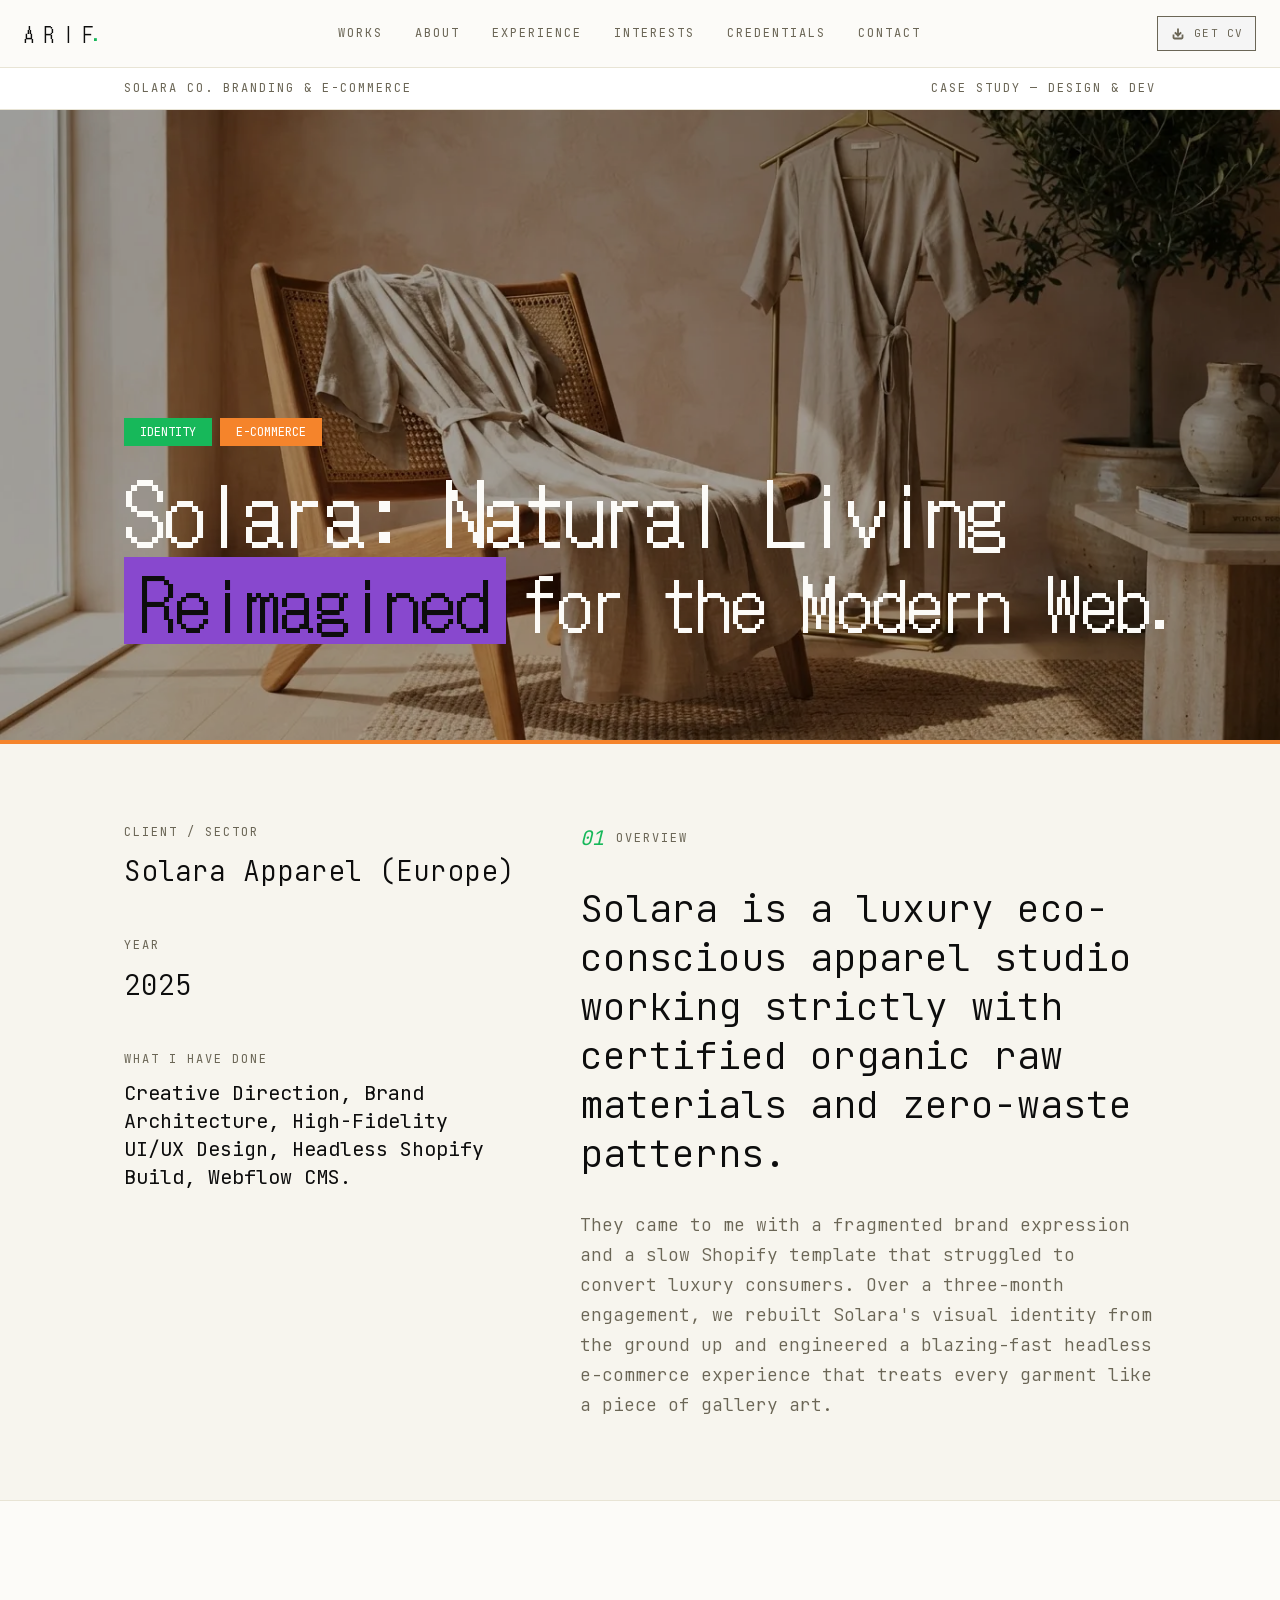
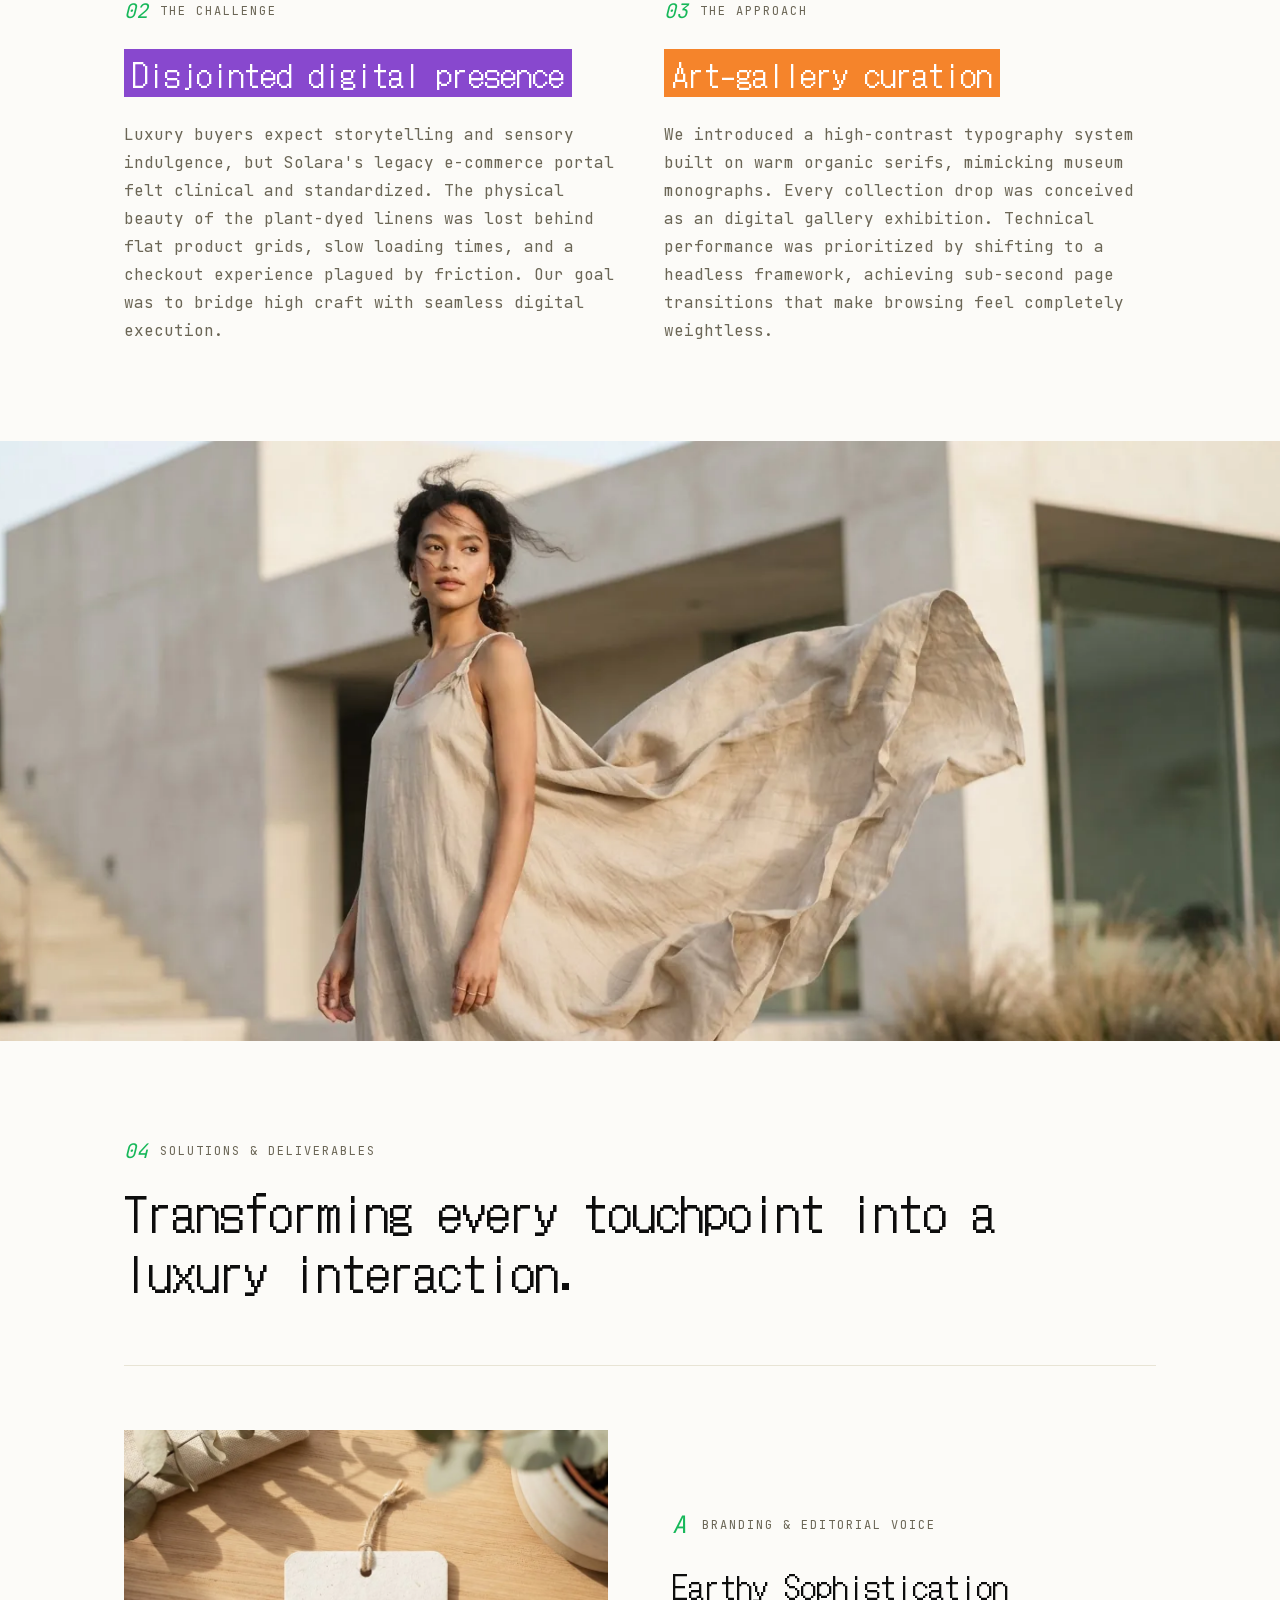
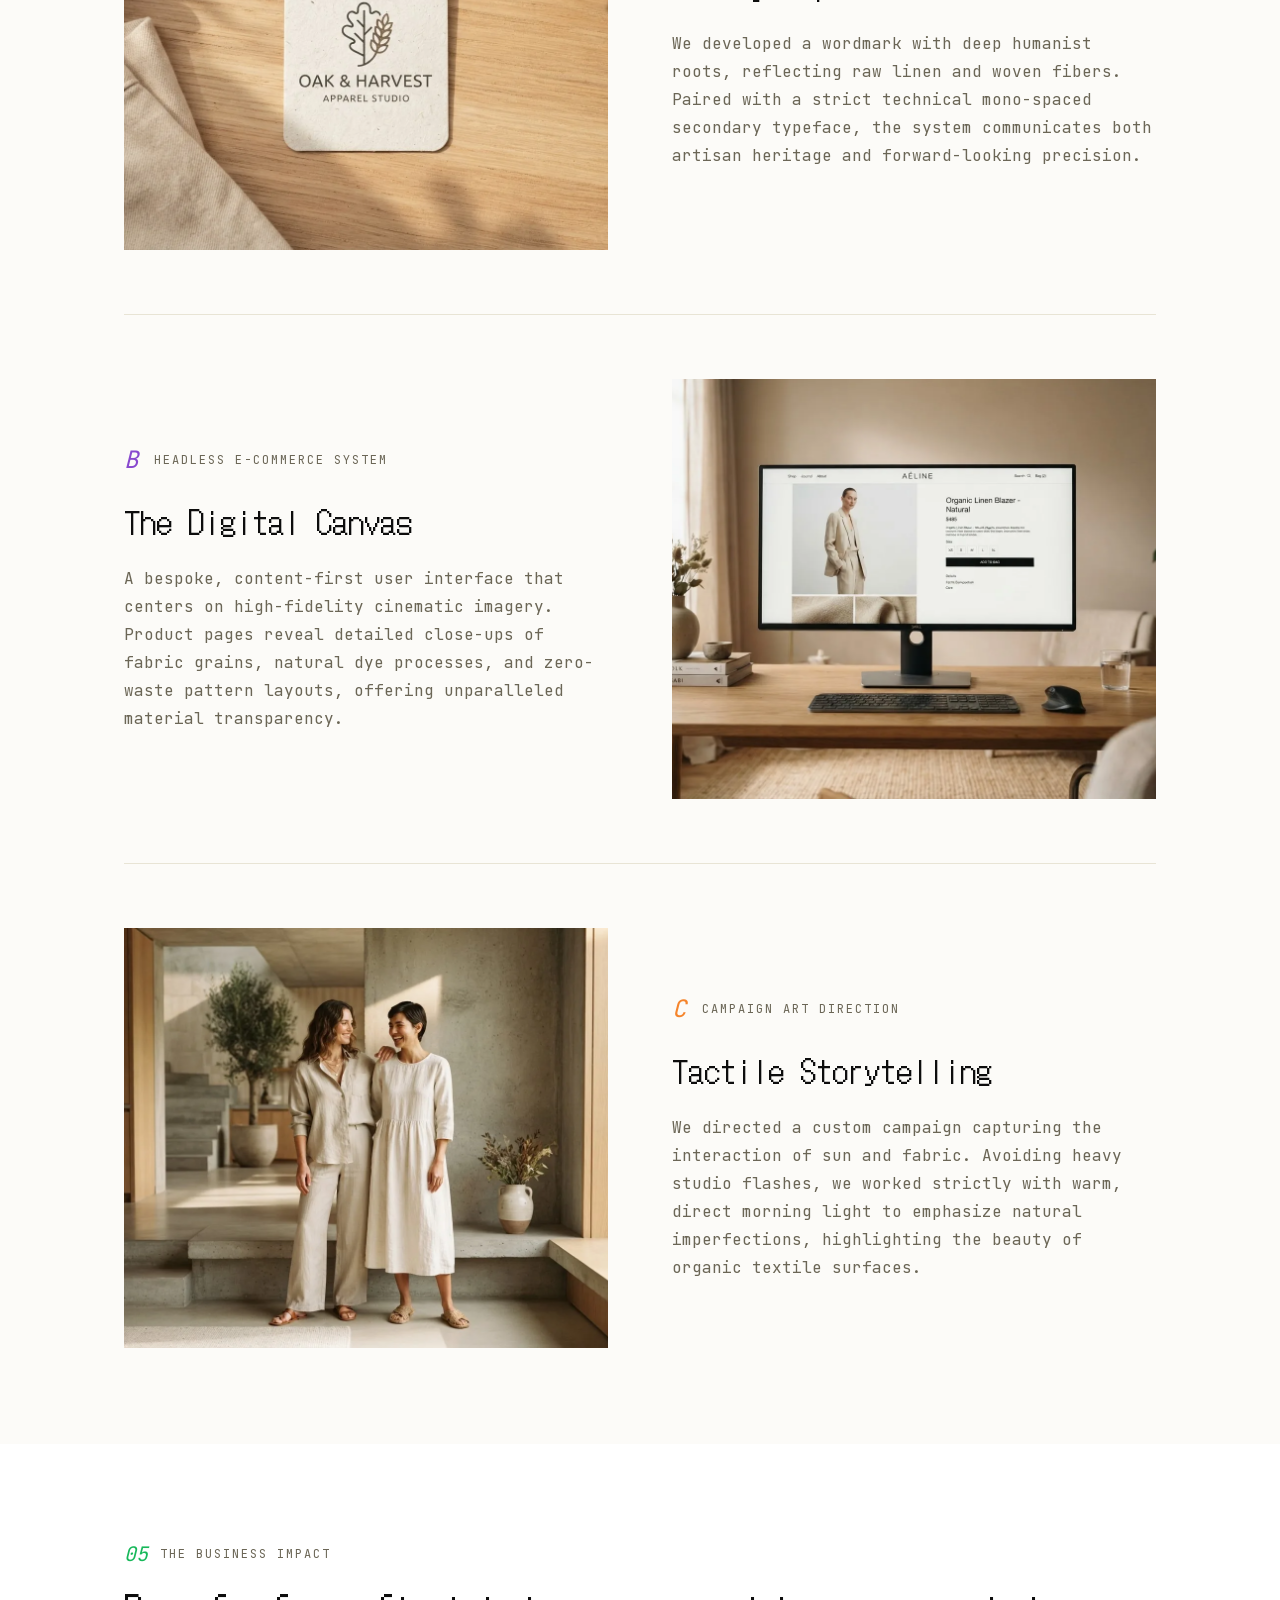
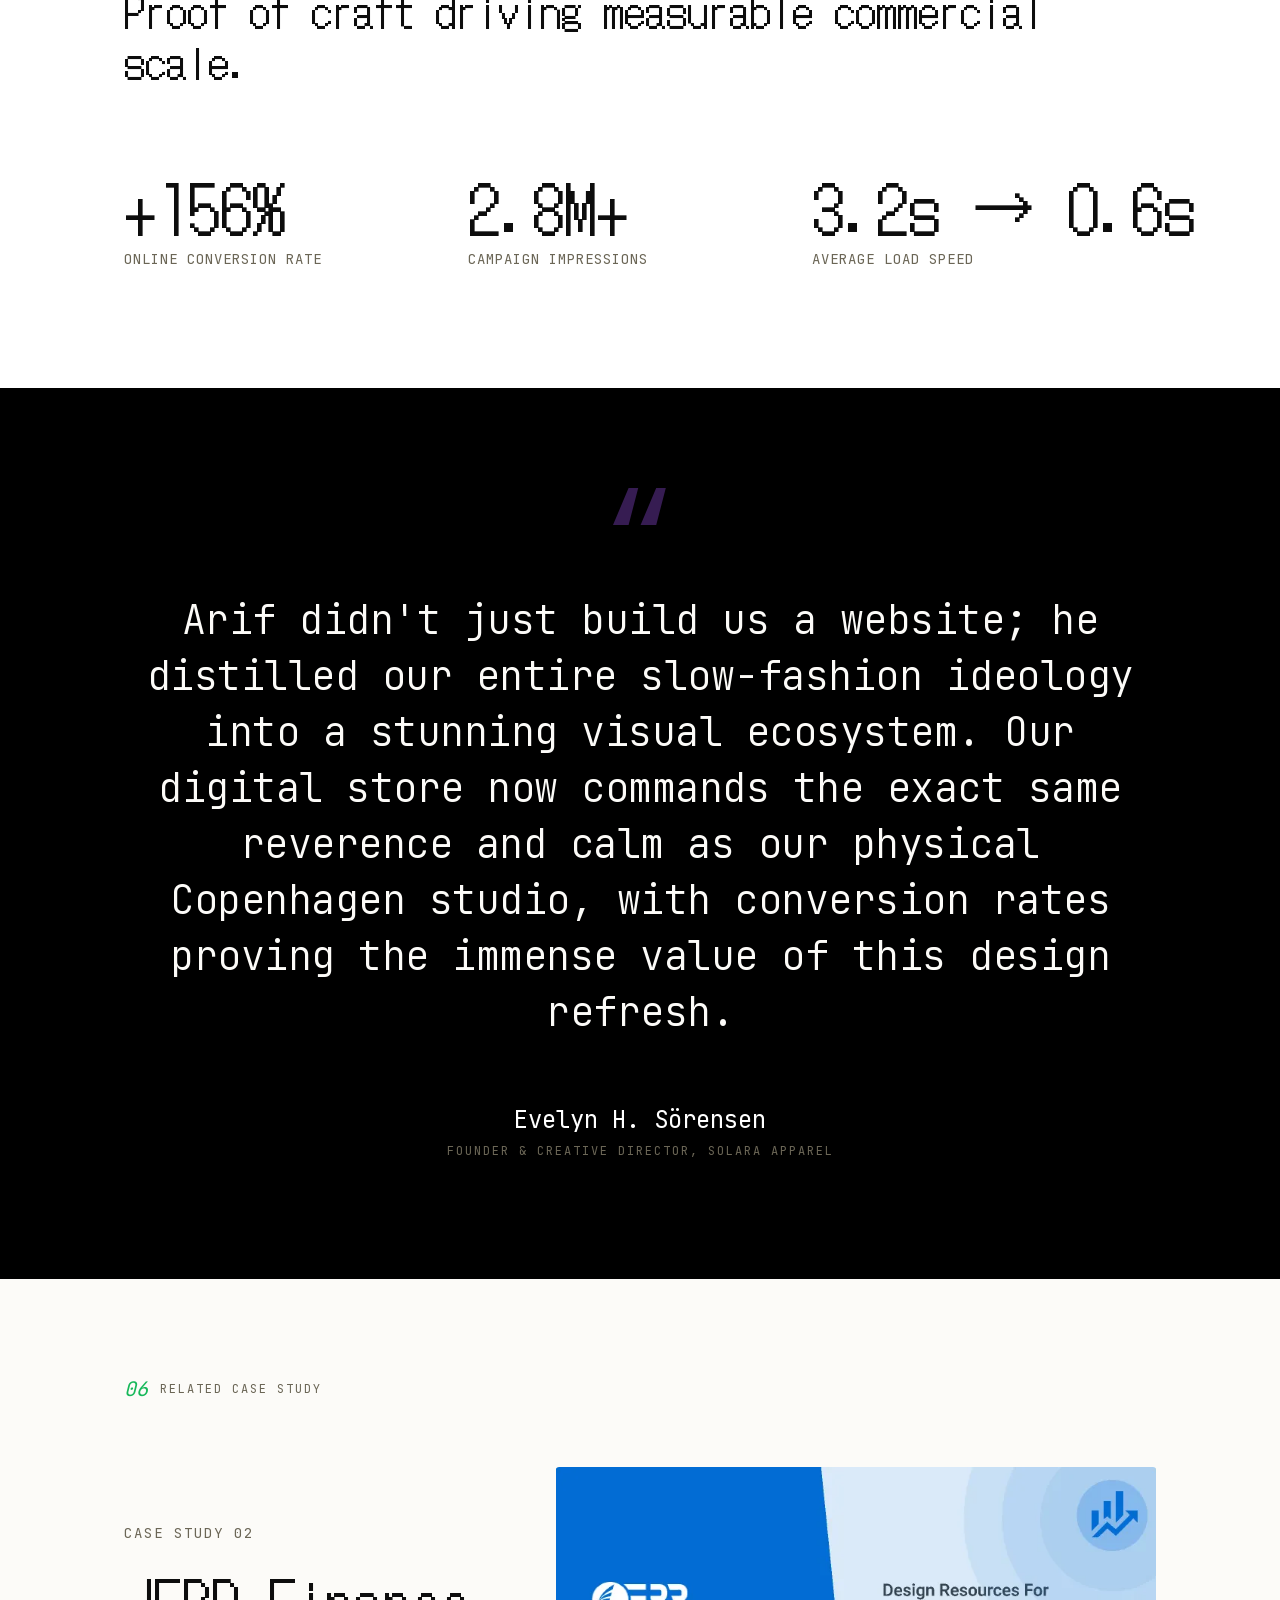
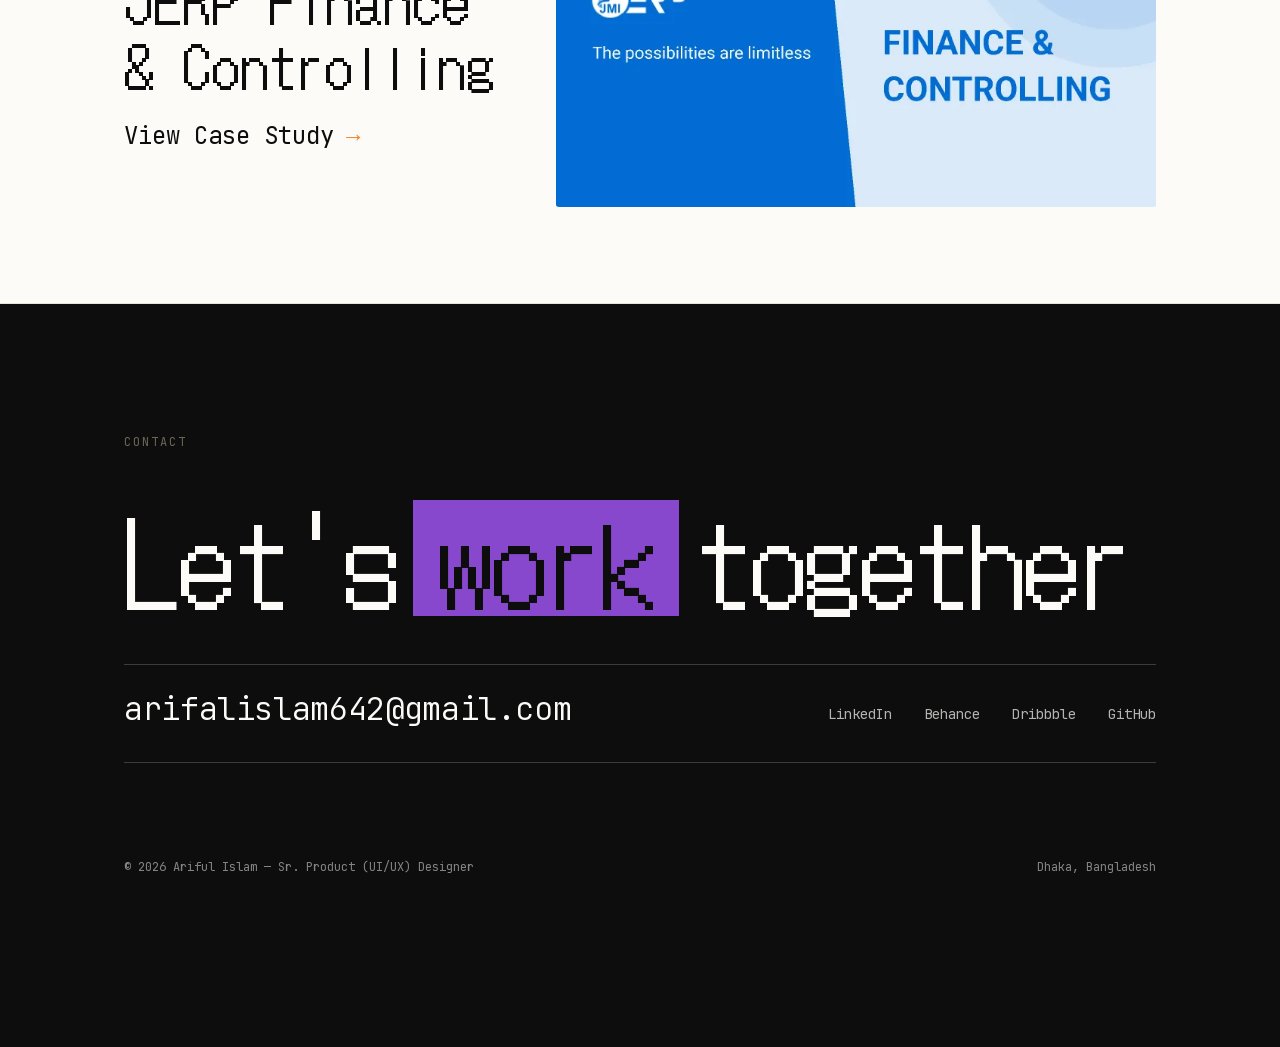
<file: solara.html>
<!DOCTYPE html>
<html lang="en">
    <head>
        <meta charset="utf-8">
        <meta name="viewport" content="width=device-width, initial-scale=1">
        <meta name="description" content="Solara Natural Living branding and e-commerce case study by Ariful Islam.">
        <title>Solara: Natural Living — Case Study</title>
        <script>
            (function(){
                document.documentElement.dataset.theme='light';
                try{localStorage.removeItem('portfolio-theme');}catch(error){}
            })();
        </script>
        <link rel="preconnect" href="https://fonts.googleapis.com">
        <link rel="preconnect" href="https://fonts.gstatic.com" crossorigin>
        <link href="https://fonts.googleapis.com/css2?family=DotGothic16&display=swap" rel="stylesheet">
        <link rel="stylesheet" href="css/style.css">
        <!-- Hotjar Tracking Code for https://ais95.github.io -->
        <script>
            (function(h,o,t,j,a,r){
                h.hj=h.hj||function(){(h.hj.q=h.hj.q||[]).push(arguments)};
                h._hjSettings={hjid:3388368,hjsv:6};
                a=o.getElementsByTagName('head')[0];
                r=o.createElement('script');r.async=1;
                r.src=t+h._hjSettings.hjid+j+h._hjSettings.hjsv;
                a.appendChild(r);
            })(window,document,'https://static.hotjar.com/c/hotjar-','.js?sv=');
        </script>
    </head>
    <body>
        <header class="nav" id="top">
            <button class="burger" aria-label="Open menu" aria-expanded="false"><i></i><i></i><i></i></button>
            <a class="brand fr" href="index.html#top">A R I F<i>.</i></a>
            <nav class="links">
                <a class="label" href="index.html#work">Works</a>
                <a class="label" href="index.html#about">About</a>
                <a class="label" href="index.html#experience">Experience</a>
                <a class="label" href="index.html#interests">Interests</a>
                <a class="label" href="index.html#about">Credentials</a>
                <a class="label" href="index.html#contact">Contact</a>
            </nav>
            <div class="tools">
                <a class="btn cv" href="files/ARIF%20-%20UIUX%20Designer.pdf" target="_blank" rel="noopener" aria-label="Open CV in a new tab: ARIF - UIUX Designer"><span class="ic"><picture><source media="(max-width:900px)" srcset="images/figma/2354f9d8-5278-4d03-8364-8a2ddc9ea9be.svg"><img alt="" src="images/figma/2106d6c3-8b2b-41fc-a728-a4de58cad21e.svg"></picture></span><span class="label"><span class="d">Get CV</span><span class="m">CV</span></span></a>
            </div>
        </header>

        <main class="page cs solara-case">
            <section>
                <div class="cs-meta"><span class="label">Solara Co. Branding &amp; E-Commerce</span><span class="label">Case Study — Design &amp; Dev</span></div>
                <div class="cs-banner rv">
                    <picture><source media="(max-width:900px)" srcset="images/figma/bfd0f777-a80c-4c44-9e99-7be329b9e5ee.webp"><img class="bg" alt="" src="images/figma/7eb25ad4-72be-4578-82ee-083844c1e671.webp"></picture>
                    <div class="cs-head">
                        <div class="badges"><span class="badge2" style="background:var(--green)">Identity</span><span class="badge2" style="background:var(--orange)">E-Commerce</span></div>
                        <div class="cs-titles">
                            <h1 class="cs-title">Solara: Natural Living</h1>
                            <div class="cs-hl"><span class="hl" style="--c:var(--purple)">Reimagined</span><p>for the Modern Web.</p></div>
                        </div>
                    </div>
                </div>
                <div class="cs-rule"></div>
                <div class="cs-strip">
                    <aside class="cs-side rv">
                        <div><span class="label">Client / Sector</span><span class="v">Solara Apparel (Europe)</span></div>
                        <div><span class="label">Year</span><span class="v">2025</span></div>
                        <div><span class="label">What I Have Done</span><span class="it">Creative Direction, Brand Architecture, High-Fidelity UI/UX Design, Headless Shopify Build, Webflow CMS.</span></div>
                    </aside>
                    <div class="cs-over rv" style="--d:.1s">
                        <div class="sl"><i>01</i><span class="label">Overview</span></div>
                        <p class="cs-big">Solara is a luxury eco-conscious apparel studio working strictly with certified organic raw materials and zero-waste patterns.</p>
                        <p class="cs-body mono">They came to me with a fragmented brand expression and a slow Shopify template that struggled to convert luxury consumers. Over a three-month engagement, we rebuilt Solara's visual identity from the ground up and engineered a blazing-fast headless e-commerce experience that treats every garment like a piece of gallery art.</p>
                    </div>
                </div>
            </section>

            <section class="cs-ca">
                <div class="rv">
                    <div class="sl"><i>02</i><span class="label">The Challenge</span></div>
                    <span class="hl" style="--c:var(--purple)">Disjointed digital presence</span>
                    <p class="mono">Luxury buyers expect storytelling and sensory indulgence, but Solara's legacy e-commerce portal felt clinical and standardized. The physical beauty of the plant-dyed linens was lost behind flat product grids, slow loading times, and a checkout experience plagued by friction. Our goal was to bridge high craft with seamless digital execution.</p>
                </div>
                <div class="rv" style="--d:.1s">
                    <div class="sl"><i>03</i><span class="label">The Approach</span></div>
                    <span class="hl" style="--c:var(--orange)">Art-gallery curation</span>
                    <p class="mono">We introduced a high-contrast typography system built on warm organic serifs, mimicking museum monographs. Every collection drop was conceived as an digital gallery exhibition. Technical performance was prioritized by shifting to a headless framework, achieving sub-second page transitions that make browsing feel completely weightless.</p>
                </div>
            </section>

            <div class="cs-full rv"><picture><source media="(max-width:900px)" srcset="images/figma/9f770034-7be9-439b-ad64-2f6f9092ffd7.webp"><img alt="" src="images/figma/fd6d9a8a-8248-4ed6-a8b0-ea6b6233f5ff.webp"></picture></div>

            <section class="cs-dd">
                <div class="hd rv">
                    <div class="sl"><i>04</i><span class="label">Solutions &amp; Deliverables</span></div>
                    <h2>Transforming every touchpoint into a luxury interaction.</h2>
                </div>
                <div class="div"></div>
                <div class="dl">
                    <div class="im rv"><picture><source media="(max-width:900px)" srcset="images/figma/8c2da287-aa26-41cf-8d17-f6537b22c620.webp"><img alt="" src="images/figma/f1f2338f-4290-44da-aced-6d97c890a53a.webp"></picture></div>
                    <div class="tx rv" style="--d:.1s">
                        <div class="lb"><i style="--c:var(--green)">A</i><span class="label">Branding &amp; Editorial Voice</span></div>
                        <h3>Earthy Sophistication</h3>
                        <p class="mono">We developed a wordmark with deep humanist roots, reflecting raw linen and woven fibers. Paired with a strict technical mono-spaced secondary typeface, the system communicates both artisan heritage and forward-looking precision.</p>
                    </div>
                </div>
                <div class="div"></div>
                <div class="dl rev">
                    <div class="tx rv">
                        <div class="lb"><i style="--c:var(--purple)">B</i><span class="label">Headless E-Commerce System</span></div>
                        <h3>The Digital Canvas</h3>
                        <p class="mono">A bespoke, content-first user interface that centers on high-fidelity cinematic imagery. Product pages reveal detailed close-ups of fabric grains, natural dye processes, and zero-waste pattern layouts, offering unparalleled material transparency.</p>
                    </div>
                    <div class="im rv" style="--d:.1s"><picture><source media="(max-width:900px)" srcset="images/figma/a7d092db-166e-41ba-88ac-2d6fc3d87652.webp"><img alt="" src="images/figma/e4d539b2-9c32-4717-968c-f1840d68bc01.webp"></picture></div>
                </div>
                <div class="div"></div>
                <div class="dl">
                    <div class="im rv"><picture><source media="(max-width:900px)" srcset="images/figma/774466b7-d9b9-4a37-83f5-fc23f6769689.webp"><img alt="" src="images/figma/81057cef-8796-4648-8f16-397b7e51c15b.webp"></picture></div>
                    <div class="tx rv" style="--d:.1s">
                        <div class="lb"><i style="--c:var(--orange)">C</i><span class="label">Campaign Art Direction</span></div>
                        <h3>Tactile Storytelling</h3>
                        <p class="mono">We directed a custom campaign capturing the interaction of sun and fabric. Avoiding heavy studio flashes, we worked strictly with warm, direct morning light to emphasize natural imperfections, highlighting the beauty of organic textile surfaces.</p>
                    </div>
                </div>
            </section>

            <section class="cs-res">
                <div class="hd rv" style="display:flex;flex-direction:column;gap:16px">
                    <div class="sl"><i>05</i><span class="label">The Business Impact</span></div>
                    <h2>Proof of craft driving measurable commercial scale.</h2>
                </div>
                <div class="mrow rv">
                    <div><b>+156%</b><span>Online Conversion Rate</span></div>
                    <div><b>2.8M+</b><span>Campaign Impressions</span></div>
                    <div><b>3.2s → 0.6s</b><span>Average Load Speed</span></div>
                </div>
            </section>

            <section class="cs-tm">
                <div class="qw rv">
                    <span class="qm">“</span>
                    <p class="qt">Arif didn't just build us a website; he distilled our entire slow-fashion ideology into a stunning visual ecosystem. Our digital store now commands the exact same reverence and calm as our physical Copenhagen studio, with conversion rates proving the immense value of this design refresh.</p>
                </div>
                <div class="au rv"><span class="n">Evelyn H. Sörensen</span><span class="label r">Founder &amp; Creative Director, Solara Apparel</span></div>
            </section>

            <section class="cs-nx">
                <div class="sl rv"><i>06</i><span class="label">Related Case Study</span></div>
                <a class="nl rv" href="jerp-fico.html">
                    <div class="t">
                        <small>Case Study 02</small>
                        <h2>JERP Finance &amp; Controlling</h2>
                        <div class="act"><span>View Case Study</span><b>→</b></div>
                    </div>
                    <div class="pv"><picture><source media="(max-width:900px)" srcset="images/figma/jerp-fico-cover.webp"><img alt="JERP Finance and Controlling design cover" src="images/figma/jerp-fico-cover.webp"></picture></div>
                </a>
            </section>

            <section class="contact">
                <div class="cwrap">
                    <span class="label">Contact</span>
                    <div class="big fr rv"><span>Let's </span><span class="w" style="font-weight:300">work</span><span>together</span></div>
                    <div class="mailrow rv">
                        <a class="mail" href="mailto:arifalislam642@gmail.com"><span>arifalislam642@gmail.com</span><u></u></a>
                        <div class="soc">
                            <a href="https://www.linkedin.com/in/mr-arif" target="_blank" rel="noopener noreferrer">LinkedIn</a>
                            <a href="https://www.behance.net/mr-arif" target="_blank" rel="noopener noreferrer">Behance</a>
                            <a href="https://dribbble.com/arifalislam" target="_blank" rel="noopener noreferrer">Dribbble</a>
                            <a href="https://github.com/arifalislam" target="_blank" rel="noopener noreferrer">GitHub</a>
                        </div>
                    </div>
                    <div class="foot"><span>© 2026 Ariful Islam — Sr. Product (UI/UX) Designer</span><span>Dhaka, Bangladesh</span></div>
                </div>
            </section>
        </main>

        <div class="menu" id="menu" aria-hidden="true">
            <div class="mnav"><a class="mbrand fr" href="index.html#top">Ariful Islam<i>.</i></a><button class="close" aria-label="Close menu"></button></div>
            <nav class="mlinks">
                <a class="ml" href="index.html#top"><b class="fr">Home</b><small>01</small></a><hr>
                <a class="ml" href="index.html#about"><b class="fr">About</b><small>02</small></a><hr>
                <a class="ml" href="index.html#experience"><b class="fr">Experience</b><small>03</small></a><hr>
                <a class="ml" href="index.html#work"><b class="fr">Projects</b><small>04</small></a><hr>
                <a class="ml" href="index.html#interests"><b class="fr">Interests</b><small>05</small></a><hr>
                <a class="ml" href="index.html#contact"><b class="fr">Contact</b><small>06</small></a>
            </nav>
            <div class="mfoot">
                <div class="mstate fr"><span>Let's</span><span class="w">work</span><span>together</span></div>
                <a class="memail fr" href="mailto:arifalislam642@gmail.com">arifalislam642@gmail.com</a>
                <div class="msoc">
                    <a href="https://www.linkedin.com/in/mr-arif" target="_blank" rel="noopener noreferrer">LinkedIn</a>
                    <a href="https://www.behance.net/mr-arif" target="_blank" rel="noopener noreferrer">Behance</a>
                    <a href="https://dribbble.com/arifalislam" target="_blank" rel="noopener noreferrer">Dribbble</a>
                    <a href="https://github.com/arifalislam" target="_blank" rel="noopener noreferrer">GitHub</a>
                </div>
            </div>
            <div class="hind"><span></span></div>
        </div>

        <script src="js/portfolio.js"></script>
    </body>
</html>
</file>
<file: 2020/css/style.css>
@import url("https://fonts.googleapis.com/css2?family=Quicksand:wght@300;400;500;600&display=swap");
body::-webkit-scrollbar {
  width: 4px;
}

body::-webkit-scrollbar-track {
  background: rgb(72, 0, 255);
  background: linear-gradient(0deg, rgb(72, 0, 255) 0%, rgb(255, 0, 164) 100%);
}

body::-webkit-scrollbar-thumb {
  background-color: #FFE713;
}

body {
  font-family: "Quicksand", sans-serif;
}

.header__hd {
  min-height: 100vh;
  position: relative;
  overflow: hidden;
}
.header__hd::after {
  content: "";
  position: absolute;
  left: 0;
  right: 0;
  top: 0;
  bottom: 0;
  max-width: 100%;
  margin-top: -30%;
  margin-left: -30%;
  margin-bottom: 0;
  border-radius: 0;
  transform: rotate(0deg);
  min-height: 95vh;
  background-color: #0180FF;
  background: linear-gradient(to left, rgb(126, 5, 255) 0%, rgb(0, 115, 255) 100%);
  z-index: -1;
  animation: skewgradient 0.7s ease 0.7s forwards;
}
@keyframes skewgradient {
  to {
    margin-bottom: 2.3%;
    border-radius: 48px;
    transform: rotate(-6deg);
  }
}
.header__hd .external__links li a {
  color: #f9f9f9;
}
.header__hd .content_hd {
  margin-top: 30%;
}
.header__hd .content_hd .brand__name {
  color: #ffffff;
  line-height: 28px;
  font-weight: bolder;
}
.header__hd .content_hd .caption__text {
  font-size: 13px;
  color: rgba(255, 255, 255, 0.6);
}
.header__hd .content_hd .slug__title {
  color: #FFE713;
  font-size: 48px;
  font-weight: bolder;
  line-height: 36px;
}
.header__hd .content_hd .slug__title span {
  font-weight: normal !important;
  font-size: 28px !important;
  color: rgba(255, 255, 255, 0.6) !important;
}
.header__hd .content_hd .paragraph__text {
  color: #ffffff;
  font-size: 15px;
  font-weight: lighter;
  letter-spacing: 1px;
}
.header__hd .profile__hd {
  max-width: 100%;
  width: 380px;
  border: 2px solid #FFE713;
  border-radius: 0;
  box-shadow: rgba(0, 0, 0, 0.3) 0px 5px 15px;
  margin-top: 25%;
  display: block;
  transform: translate(120px);
  filter: grayscale(100%);
  border-radius: 24px;
  animation: movepicture 0.7s ease 0.7s forwards;
}
@keyframes movepicture {
  to {
    filter: grayscale(0%);
    border-radius: 48px;
    transform: translate(0%);
  }
}

/*Common style */
section {
  overflow: hidden;
  padding: 10vh 0;
}
section .title__grey {
  color: #e1e1e1;
  text-transform: uppercase;
}
section .title__grey span {
  border-bottom: 1px solid #FFE713;
}
section .section__title {
  font-weight: bold;
  color: #FFE713;
}
section .section__text {
  font-size: 15px;
}

/*about__information*/
.about__information {
  padding-top: 260px;
}
.about__information .block__item {
  height: 140px;
  margin-bottom: 24px;
  overflow: hidden;
  border-radius: 7px;
  padding: 24px;
  box-shadow: 0px 5px 15px rgba(0, 0, 0, 0.1);
  text-align: center;
}
.about__information .block__item .block__img {
  height: 58px;
}
.about__information .block__item span {
  padding-top: 12px;
  font-size: 15px;
}
.about__information .site__highlight {
  position: relative;
}
.about__information .site__highlight .highlighted__text {
  background-color: #0180FF;
  padding: 24px;
  border-radius: 24px;
  position: absolute;
  right: 0;
  top: -50%;
  width: 280px;
}

.portfolio__area .carousel .carousel-item .gallery__img {
  display: block;
  width: 100%;
  max-width: 640px;
  height: 480px;
  object-fit: cover;
  object-position: top;
  opacity: 0.5;
  transition: ease 0.3s;
  border-radius: 24px;
  border: 1px solid rgba(0, 0, 0, 0.05);
}
.portfolio__area .carousel .carousel-item .project__desc {
  position: absolute;
  right: 0;
  left: 0;
  bottom: 24px;
  max-height: 380px;
  margin-left: 600px;
  padding: 21px;
  overflow: hidden;
  box-shadow: 0 5px 15px rgba(0, 0, 0, 0.05);
  opacity: 0;
  transition: ease 0.5s;
  border-radius: 18px;
}
.portfolio__area .carousel .carousel-item .project__desc .project__title {
  font-weight: bold;
  color: #ffffff;
}
.portfolio__area .carousel .carousel-item .project__desc .project__details {
  margin-bottom: 3px;
  font-size: 13px;
  color: #ffffff;
}
.portfolio__area .carousel .carousel-item .project__desc ul li {
  font-size: 13px;
  padding-right: 7px;
  font-weight: bold;
  color: #ffffff;
}
.portfolio__area .carousel .carousel-item .project__desc .ext__link {
  color: #f0f0f0;
  text-decoration: underline;
  font-size: 15px;
}
.portfolio__area .carousel .active .gallery__img {
  opacity: 1;
}
.portfolio__area .carousel .active .project__desc {
  bottom: 72px;
  opacity: 1;
}
.portfolio__area .carousel .carousel-control-next,
.portfolio__area .carousel .carousel-control-prev {
  width: auto;
  top: 100%;
  margin-top: -48px;
  border: 0;
  outline: 0;
  background-color: transparent;
  cursor: pointer;
}
.portfolio__area .carousel .carousel-control-next {
  right: 0;
}
.portfolio__area .carousel .carousel-control-prev {
  left: 100%;
  margin-left: -120px;
}

.software__tools .tools__used {
  display: block;
  height: 36px;
  margin: 12px;
}

.works__process .process_block .subtitle__text {
  color: #007bff;
}
.works__process .process_block .icon__set {
  position: relative;
  display: block;
  margin-bottom: 0;
}
.works__process .process_block .icon__set .icon {
  position: absolute;
  left: 0px;
  width: 32px;
  top: 36px;
  fill: #000000;
}
.works__process .process_block .icon__set .steps {
  display: block;
  font-size: 72px;
  font-weight: bold;
  color: #f9f9f9;
  padding-left: 15px;
}

footer {
  margin-bottom: 5vh;
}
footer .site__footer {
  position: relative;
  padding: 72px;
}
footer .site__footer .social__icon li a img {
  height: 36px;
  margin: 6px;
}
footer .site__footer .site__text a {
  font-weight: bold;
  text-decoration: underline;
}
footer .site__footer::after {
  position: absolute;
  content: "";
  top: 0;
  bottom: 0;
  left: 0;
  right: 0;
  background-color: #FFE713;
  border-radius: 160px;
  z-index: -1;
  transform: rotate(-3deg);
}

/* Responsive styles */
@media only screen and (max-width: 990px) {
  .about__information {
    padding-top: 10vh;
  }
  .about__information .site__highlight {
    margin-top: 48px;
  }
  .about__information .site__highlight .highlighted__text {
    top: auto;
    bottom: -48px;
    width: 60%;
  }
  footer {
    margin-bottom: 5vh;
  }
  footer .site__footer {
    padding: 32px;
  }
}
@media only screen and (max-width: 768px) {
  .header__hd::after {
    margin-top: -30%;
    margin-left: -30%;
    max-width: 120%;
    height: 65vh;
    min-height: 0;
    border-radius: 48px;
    transform: rotate(-9deg);
  }
  .header__hd .content_hd {
    text-align: center !important;
  }
  .header__hd .profile__hd {
    border-radius: 50%;
    width: 220px;
    margin: 0 auto;
    margin-top: 6vh;
    transform: translateY(36px);
    filter: grayscale(100%);
    border-radius: 24px;
    animation: movepicture 0.7s ease 0.7s forwards;
  }
  @keyframes movepicture {
    to {
      border-radius: 50%;
      filter: grayscale(0%);
      transform: translate(0%);
    }
  }
  .about__information {
    padding-top: 10vh;
  }
  .about__information .site__highlight {
    margin-top: 48px;
  }
  .about__information .site__highlight .highlighted__text {
    top: auto;
    bottom: -54px;
    width: 75%;
  }
  .portfolio__area .carousel .carousel-item {
    overflow: hidden;
  }
  .portfolio__area .carousel .carousel-item .gallery__img {
    display: block;
    width: 100%;
    max-width: 100%;
    height: 440px;
    border-radius: 0;
    border-radius: 24px;
  }
  .portfolio__area .carousel .carousel-item .project__desc {
    position: relative;
    width: 90%;
    bottom: auto;
    max-height: 380px;
    margin-left: auto;
    margin-right: auto;
    margin-top: -24px;
    padding: 15px;
    overflow: hidden;
    box-shadow: 0 5px 15px rgba(0, 0, 0, 0.05);
    opacity: 1;
    transition: ease 0.5s;
    border-radius: 24px;
  }
  .portfolio__area .carousel .carousel-control-next,
.portfolio__area .carousel .carousel-control-prev {
    width: auto;
    top: 100%;
    margin-top: -48px;
    border: 0;
    outline: 0;
    background-color: transparent;
    cursor: pointer;
  }
  .portfolio__area .carousel .carousel-control-next svg,
.portfolio__area .carousel .carousel-control-prev svg {
    width: 24px;
  }
  .portfolio__area .carousel .carousel-control-prev {
    margin-left: -140px;
  }
  .portfolio__area .carousel .carousel-control-next {
    margin-right: 48px;
  }
}
@media only screen and (max-width: 640px) {
  .header__hd .profile__hd {
    border-radius: 50%;
    width: 170px;
    margin: 0 auto;
    margin-top: 4vh;
    transform: translateY(36px);
    filter: grayscale(100%);
    border-radius: 24px;
    animation: movepicture 0.7s ease 0.7s forwards;
  }
  .portfolio__area .carousel .carousel-item {
    border-radius: 24px;
    overflow: hidden;
  }
  .portfolio__area .carousel .carousel-item .gallery__img {
    height: 260px;
  }
  .portfolio__area .carousel .carousel-control-prev {
    margin-left: -120px;
  }
  .portfolio__area .carousel .carousel-control-next {
    margin-right: 32px;
  }
}

/*# sourceMappingURL=style.css.map */
</file>
<file: portfolio/styles.css>
/* ============================================================================
   ARIF PORTFOLIO — SITE STYLES

   Contents
   1. Design tokens and global foundation
   2. Shared components
   3. Navigation and hero
   4. Editorial sections
   5. Contact and footer
   6. Interaction enhancements
   7. Scroll motion and accessibility
   ============================================================================ */

/* ---------- 1. Design tokens and global foundation ---------- */
:root {
  --white:#ffffff;
  --ink:#141414;
  --grey:#6b6b67;
  --rule:#d4d4ce;
  --blue:#173cff;
  --night:#141414;
  --night-rule:#3b3b38;
  --night-mute:#a5a5a0;
  --night-soft:#8e8e9f;
  --sans:'Inter',system-ui,-apple-system,'Segoe UI',sans-serif;
  --mono:'IBM Plex Mono',ui-monospace,'SFMono-Regular',Menlo,monospace;
  --hand:'Caveat','Bradley Hand',cursive;
  --gut:max(16px,env(safe-area-inset-left,0px));
  --pad:clamp(16px,3.34vw,48px);
  --ease:cubic-bezier(.2,.8,.2,1);
  --nav-h:76px;
  color-scheme:light;
}
*,*::before,*::after {
  box-sizing:border-box
}
html {
  scroll-behavior:smooth
}
body {
  margin:0;
  background:var(--white);
  color:var(--ink);
  font:400 1rem/1.5 var(--sans);
  -webkit-font-smoothing:antialiased;
  overflow-x:clip
}
h1,h2,h3,p,ul {
  margin:0
}
ul {
  padding:0;
  list-style:none
}
a {
  color:inherit;
  text-decoration:none
}
button {
  font:inherit;
  color:inherit;
  background:none;
  border:0;
  padding:0;
  cursor:pointer
}
img,svg {
  max-width:100%
}
:focus-visible {
  outline:2px solid var(--blue);
  outline-offset:3px
}
.dark :focus-visible,.hero :focus-visible {
  outline-color:#fff
}
[id] {
  scroll-margin-top:calc(var(--nav-h) + 8px)
}
.mono {
  font-family:var(--mono)
}
.band {
  padding:clamp(56px,6.67vw,96px) max(var(--pad),env(safe-area-inset-right,0px)) clamp(56px,6.67vw,96px) max(var(--pad),env(safe-area-inset-left,0px))
}
.dark {
  background:var(--night);
  color:#fff
}
.rule {
  height:1px;
  background:var(--rule);
  opacity:.45
}
.dark .rule {
  background:var(--night-rule);
  opacity:1
}
.ico {
  width:1em;
  height:1em;
  flex:none;
  display:block
}
.icon-sprite {
  position:absolute
}
/* ---------- 2. Shared components ---------- */
/* Section label: a blue square and a number that follows the page order. */
.label {
  display:flex;
  align-items:center;
  gap:12px;
  font:300 12px/1.2 var(--mono);
  color:var(--ink);
  text-transform:uppercase;
  letter-spacing:.02em
}
.dark .label {
  color:#fff
}
.label::before {
  content:"";
  width:8px;
  height:8px;
  background:var(--blue);
  flex:none
}
.h-xl {
  font-weight:500;
  line-height:.98;
  letter-spacing:-.025em;
  text-wrap:balance
}
/* Buttons */
.action {
  position:relative;
  display:inline-flex;
  align-items:center;
  gap:36px;
  min-height:52px;
  padding:0 20px;
  border:1px solid var(--blue);
  font:400 14px/1 var(--mono);
  text-transform:uppercase;
  white-space:nowrap;
  overflow:hidden;
  isolation:isolate;
  transition:color .35s var(--ease),border-color .35s
}
.action::before {
  content:"";
  position:absolute;
  inset:0;
  z-index:-1;
  transform:translateY(101%);
  transition:transform .45s var(--ease)
}
.action .ico {
  width:18px;
  height:18px;
  transition:transform .4s var(--ease)
}
.action:hover .ico,.action:focus-visible .ico {
  transform:translate(3px,-3px)
}
.action:hover::before,.action:focus-visible::before {
  transform:none
}
.action--solid {
  background:var(--blue);
  color:#fff
}
.action--solid::before {
  background:#fff
}
.action--solid:hover,.action--solid:focus-visible {
  color:var(--blue)
}
.action--line {
  background:#fff;
  color:var(--blue)
}
.action--line::before {
  background:var(--blue)
}
.action--line:hover,.action--line:focus-visible {
  color:#fff
}
.action--night {
  background:var(--night);
  border-color:var(--night-rule);
  color:#fff;
  font-size:12px
}
.action--night::before {
  background:var(--blue)
}
.action--night:hover {
  border-color:var(--blue)
}
/* ---------- 3. Navigation and hero ---------- */
/* Navigation */
.nav {
  position:sticky;
  top:env(safe-area-inset-top,0px);
  z-index:40;
  height:var(--nav-h);
  display:flex;
  align-items:center;
  justify-content:space-between;
  gap:24px;
  padding:0 max(var(--pad),env(safe-area-inset-right,0px)) 0 max(var(--pad),env(safe-area-inset-left,0px));
  background:#fff;
  border-bottom:1px solid transparent;
  transition:border-color .3s
}
.nav.is-stuck {
  border-color:var(--rule)
}
body::before {
  content:"";
  position:fixed;
  inset:0 0 auto;
  height:env(safe-area-inset-top,0px);
  background:#fff;
  z-index:41
}
.logo {
  font:700 36px/1 var(--sans);
  letter-spacing:-.055em
}
.logo sup {
  font-size:13px;
  letter-spacing:-.15em;
  vertical-align:top;
  position:relative;
  top:.35em
}
.nav__links {
  display:flex;
  align-items:center;
  gap:36px;
  font-size:14px
}
.nav__links a {
  position:relative;
  padding-block:6px
}
.nav__links a:not(.nav__cta)::after {
  content:"";
  position:absolute;
  left:0;
  right:0;
  bottom:0;
  height:1px;
  background:var(--ink);
  transform:scaleX(0);
  transform-origin:right;
  transition:transform .45s var(--ease)
}
.nav__links a:not(.nav__cta):hover::after {
  transform:scaleX(1);
  transform-origin:left
}
.nav__cta {
  display:inline-flex;
  align-items:center;
  gap:10px;
  color:var(--blue)
}
.nav__cta .ico {
  width:24px;
  height:24px;
  transition:transform .4s var(--ease)
}
.nav__cta:hover .ico {
  transform:translate(3px,-3px)
}
@media (max-width:900px) {
  .nav__links a:not(.nav__cta) {
    display:none
  }
  .logo {
    font-size:30px
  }
}
/* ---------- hero ---------- */
.hero {
  position:relative;
  isolation:isolate;
  display:flex;
  flex-direction:column;
  justify-content:space-between;
  gap:32px;
  min-height:calc(100svh - var(--nav-h));
  padding:clamp(24px,3.2vh,32px) max(var(--pad),env(safe-area-inset-right,0px)) clamp(24px,3.2vh,32px) max(var(--pad),env(safe-area-inset-left,0px));
  background:var(--night);
  color:#fff;
  overflow:hidden
}
.hero__photo {
  position:absolute;
  inset:-6% 0;
  z-index:-3;
  background: radial-gradient(60% 70% at 72% 38%,#b9a58b 0%,transparent 62%), radial-gradient(40% 60% at 18% 70%,#5a4a3b 0%,transparent 70%), linear-gradient(120deg,#2a2420 0%,#6c5d4d 55%,#a08f78 100%)
}
.hero__photo::after {
  content:"";
  position:absolute;
  inset:0;
  background:linear-gradient(180deg,rgba(4,8,20,.16) 0%,rgba(3,6,16,.28) 54%,rgba(2,4,11,.5) 100%);
  filter:saturate(.95) contrast(1.02)
}
.hero__photo::before {
  content:"";
  position:absolute;
  inset:0;
  z-index:1;
  pointer-events:none;
  background:none
}
@keyframes sheen {
  from {
    --sheen:-30
  }
  to {
    --sheen:60
  }
}
@property --sheen {
  syntax:"<number>";
  inherits:false;
  initial-value:0
}
.hero__grid {
  position:absolute;
  inset:0 max(var(--pad),env(safe-area-inset-right,0px)) 0 max(var(--pad),env(safe-area-inset-left,0px));
  z-index:-2;
  pointer-events:none;
  background: linear-gradient(rgba(255,255,255,.1),rgba(255,255,255,.1)) 0 0/1px 100% no-repeat, linear-gradient(rgba(255,255,255,.1),rgba(255,255,255,.1)) 33.333% 0/1px 100% no-repeat, linear-gradient(rgba(255,255,255,.1),rgba(255,255,255,.1)) 66.666% 0/1px 100% no-repeat, linear-gradient(rgba(255,255,255,.1),rgba(255,255,255,.1)) 100% 0/1px 100% no-repeat;
  transform-origin:top;
  animation:growY 1.2s var(--ease) .1s both
}
.hero__grid::after {
  content:"";
  position:absolute;
  left:0;
  right:0;
  top:71.36%;
  height:1px;
  background:rgba(255,255,255,.1)
}
@keyframes growY {
  from {
    transform:scaleY(0)
  }
  to {
    transform:none
  }
}
.hero__meta {
  display:flex;
  flex-wrap:wrap;
  justify-content:space-between;
  gap:8px 24px;
  font:400 12px/1.3 var(--mono);
  animation:fade .9s ease .2s both
}
.avail {
  display:flex;
  align-items:center;
  gap:8px
}
.avail::before {
  content:"";
  width:6px;
  height:6px;
  background:var(--blue);
  animation:pulse 2.4s ease-in-out infinite
}
@keyframes pulse {
  50% {
    opacity:.25
  }
}
@keyframes fade {
  from {
    opacity:0
  }
  to {
    opacity:1
  }
}
.word {
  position:relative;
  display:flex;
  align-items:center;
  height:clamp(210px,30vw,430px)
}
.word h1 {
  font:700 clamp(90px,24.3vw,350px)/.8 var(--sans);
  letter-spacing:-.0429em;
  white-space:nowrap;
  color:#fff;
  transition:letter-spacing .6s var(--ease)
}
.word h1:hover {
  letter-spacing:-.02em
}
.word h1 span {
  display:inline-block;
  animation:letter 1s var(--ease) both;
  animation-delay:calc(var(--i)*55ms + 150ms)
}
@keyframes letter {
  from {
    transform:translateY(55%);
    opacity:0
  }
  to {
    transform:none;
    opacity:1
  }
}
.word__note {
  position:absolute;
  left:56%;
  top:68%;
  font:400 clamp(24px,3.6vw,52px)/1 var(--hand);
  color:var(--blue);
  white-space:nowrap;
  transform:rotate(-6deg);
  transform-origin:left center;
  animation:note .9s var(--ease) 1.1s both
}
@keyframes note {
  from {
    opacity:0;
    transform:rotate(-6deg) translateY(12px)
  }
  to {
    opacity:1;
    transform:rotate(-6deg)
  }
}
.word__line {
  position:absolute;
  left:55%;
  top:82%;
  width:34%;
  height:auto;
  overflow:visible
}
.word__line path {
  fill:none;
  stroke:var(--blue);
  stroke-width:3;
  stroke-linecap:round;
  stroke-dasharray:1;
  stroke-dashoffset:1;
  animation:draw 1.2s var(--ease) 1.5s forwards
}
@keyframes draw {
  to {
    stroke-dashoffset:0
  }
}
.intro {
  display:grid;
  grid-template-columns:minmax(0,410fr) minmax(0,470fr) minmax(0,280fr);
  gap:40px;
  align-items:end;
  animation:fade 1s ease .9s both
}
.intro__ed {
  display:grid;
  gap:14px;
  font:400 12px/1.3 var(--mono)
}
.intro__ed small {
  font-size:10px
}
.intro__promise {
  display:grid;
  gap:24px;
  justify-items:start
}
.intro__promise p {
  font-size:clamp(19px,1.67vw,16px);
  line-height:1.5;
  max-width:26rem
}
.intro__tag {
  font-size:12px;
  line-height:1.5
}
@media (max-width:900px) {
  .intro {
    grid-template-columns:1fr;
    gap:24px
  }
  .intro__ed {
    order:3
  }
  .intro__tag {
    order:2
  }
}
@media (max-width:900px) {
  .hero {
    gap:20px;
    padding-block:clamp(16px,2.5vh,24px)
  }
  .word {
    height:clamp(190px,27vw,300px)
  }
}
@media (max-width:560px) {
  .word__note {
    left:6%;
    top:66%;
    font-size:22px
  }
  .word__line {
    display:none
  }
}
/* ---------- 4. Editorial sections ---------- */
/* Studio perspective */
.mast {
  display:flex;
  flex-wrap:wrap;
  justify-content:space-between;
  gap:8px 24px;
  padding-block:8px 20px
}
.mast p {
  font:400 12px/1.2 var(--mono);
  color:var(--grey)
}
.mast .label {
  color:var(--ink)
}
.edit {
  position:relative;
  display:grid;
  grid-template-columns:repeat(4,1fr);
  min-height:640px
}
.edit::before {
  content:"";
  position:absolute;
  inset:0;
  background: linear-gradient(var(--rule),var(--rule)) 0 0/1px 100% no-repeat, linear-gradient(var(--rule),var(--rule)) 33.93% 0/1px 100% no-repeat, linear-gradient(var(--rule),var(--rule)) 80.36% 0/1px 100% no-repeat, linear-gradient(var(--rule),var(--rule)) 99.93% 0/1px 100% no-repeat;
  opacity:.45;
  pointer-events:none
}
.edit>* {
  position:absolute
}
.fig {
  left:0;
  top:0;
  width:31.25%;
  display:grid;
  gap:12px
}
.ph {
  position:relative;
  overflow:hidden;
  background:#cfc7bb
}
.fig .ph {
  height:360px;
  background:linear-gradient(160deg,#e9e2d7,#b9aa96 60%,#8d7e6a)
}
.ph::after {
  content:none
}
.cap {
  font:400 10px/1.3 var(--mono);
  color:var(--grey)
}
.edit h2 {
  left:33.93%;
  top:32px;
  width:46.43%;
  font-size:clamp(34px,5.28vw,76px);
  line-height:1.07;
  letter-spacing:-.02em;
  font-weight:500;
  text-align:left;
  z-index:2
}
.edit h2 span {
  display:block;
  overflow:hidden
}
.edit h2 span i {
  display:block;
  font-style:normal
}
.color {
  left:80.36%;
  bottom:0;
  width:19.64%;
  height:320px;
  background:linear-gradient(170deg,#f0b3bd,#e07d8f 55%,#c8566e)
}
.edit__copy {
  left:33.93%;
  bottom:66px;
  width:46.43%;
  display:grid;
  gap:24px;
  justify-items:start
}
.edit__copy p:first-child {
  font-size:clamp(18px,1.67vw,24px);
  line-height:1.4
}
.edit__copy p+p {
  font-size:16px;
  line-height:1.6;
  color:var(--grey)
}
@media (min-width:1001px) {
  .edit {
    min-height:820px
  }
  .edit .fig {
    position:sticky;
    grid-column:1 / span 2;
    grid-row:1;
    left:auto;
    top:calc(var(--nav-h) + 24px);
    align-self:start;
    justify-self:start;
    width:66.66%;
    z-index:3
  }
  .edit .fig .ph {
    height:420px
  }
  .edit .edit__copy {
    bottom:124px
  }
  .edit .color {
    position:sticky;
    grid-column:4;
    grid-row:1;
    display:block;
    visibility:visible;
    align-self:start;
    justify-self:end;
    width:78.56%;
    height:320px;
    margin-top:320px;
    top:calc(var(--nav-h) + 24px);
    z-index:3
  }
  .edit .color img {
    object-position:center;
    z-index:1
  }
}
@media (max-width:1000px) {
  .edit {
    display:flex;
    flex-direction:column;
    gap:28px;
    min-height:0;
    padding-block:24px
  }
  .edit::before {
    display:none
  }
  .edit>* {
    position:static;
    width:auto!important
  }
  .fig .ph {
    height:260px
  }
  .color {
    height:200px
  }
}
.values {
  display:flex;
  flex-wrap:wrap;
  align-items:center;
  justify-content:space-between;
  gap:24px 48px;
  padding-block:48px 0
}
.values>p {
  font-size:14px;
  line-height:1.5;
  color:var(--blue);
  width:280px;
  max-width:100%
}
.stats {
  display:flex;
  flex-wrap:wrap;
  justify-content:space-between;
  gap:16px 40px;
  width:min(100%,890px);
  font:400 clamp(14px,1.39vw,20px)/1.2 var(--mono);
  color:#22221f;
  text-transform:uppercase
}
.stats b {
  font-weight:500;
  font-size:clamp(18px,1.67vw,24px)
}
/* Capabilities */
.cap-sec {
  display:grid;
  grid-template-columns:minmax(0,416px) minmax(0,1fr);
  gap:clamp(32px,5.4vw,78px);
  border-top:1px solid var(--rule);
  border-bottom:1px solid var(--rule)
}
@media (max-width:900px) {
  .cap-sec {
    grid-template-columns:1fr
  }
}
.cap-sec__intro {
  display:grid;
  gap:32px;
  justify-items:start;
  align-content:start
}
.cap-sec__intro h2 {
  font-size:clamp(40px,4.44vw,64px);
  font-weight:500;
  line-height:.98;
  letter-spacing:-.025em
}
.cap-sec__intro p {
  line-height:1.5;
  color:var(----black);
  max-width:24rem
}
.capl {
  display:grid;
  align-content:start
}
.capl li {
  border-bottom:1px solid rgba(212,212,206,.45)
}
.capl button {
  display:flex;
  align-items:center;
  gap:20px;
  width:100%;
  padding:24px 12px 0;
  text-align:left
}
.capl .n {
  width:32px;
  font:400 12px/1 var(--mono);
  color:var(--blue)
}
.capl .t {
  flex:1;
  font-size:clamp(20px,1.67vw,24px);
  font-weight:500;
  line-height:1.1
}
.capl .plus {
  width:20px;
  height:20px;
  position:relative;
  transition:transform .5s var(--ease)
}
.capl .plus::before,.capl .plus::after {
  content:"";
  position:absolute;
  left:3px;
  right:3px;
  top:50%;
  height:1.5px;
  background:var(--ink);
  margin-top:-.75px
}
.capl .plus::after {
  transform:rotate(90deg)
}
.capl li.is-open .plus {
  transform:rotate(45deg)
}
.capl .more {
  display:grid;
  grid-template-rows:1fr;
  transition:grid-template-rows .5s var(--ease)
}
.capl li:not(.is-open) .more {
  grid-template-rows:0fr
}
.capl .more>div {
  overflow:hidden
}
.capl .more .in {
  display:flex;
  flex-wrap:wrap;
  justify-content:space-between;
  gap:12px 24px;
  padding:16px 12px 24px 64px
}
.capl .more p {
  font-size:14px;
  line-height:1.5;
  color:var(--grey);
  width:380px;
  max-width:100%
}
.capl .more small {
  flex:1;
  min-width:12rem;
  max-width:240px;
  margin-left:auto;
  font:400 10px/1.7 var(--mono);
  text-align:right;
  text-transform:uppercase
}
.capl li:hover .t {
  color:var(--blue)
}
/* Case studies */
.work,.proc,.jour,.contact {
  grid-template-columns:minmax(0,1fr)
}
.work {
  display:grid;
  gap:48px
}
.work__intro {
  display:flex;
  flex-wrap:wrap;
  gap:32px 72px
}
.work__ctx {
  display:grid;
  gap:32px;
  align-content:start;
  width:384px;
  max-width:100%
}
.work__ctx p {
  line-height:1.5;
  color:var(--night-mute);
  max-width:18rem
}
.work__head {
  flex:1;
  min-width:min(100%,18rem);
  display:grid;
  gap:24px;
  align-content:start
}
.work__head h2 {
  font-size:clamp(46px,6.67vw,96px)
}
.work__head p {
  font:400 12px/1.3 var(--mono);
  color:var(--night-mute)
}
.case {
  display:grid;
  gap:16px
}
.case__img {
  position:relative;
  display:flex;
  align-items:flex-end;
  padding:clamp(20px,2.2vw,32px);
  overflow:hidden;
  color:#fff;
  isolation:isolate
}
.case__img .bg {
  position:absolute;
  inset:0;
  z-index:-1;
  transition:transform 1.1s var(--ease)
}
.case:hover .bg {
  transform:scale(1.04)
}
.case__img h3 {
  font-weight:500;
  line-height:1;
  letter-spacing:-.02em
}
.circle {
  position:absolute;
  right:24px;
  top:24px;
  width:48px;
  height:48px;
  border-radius:50%;
  background:#fff;
  color:var(--ink);
  display:grid;
  place-items:center;
  transition:background .35s,color .35s,transform .45s var(--ease)
}
.circle .ico {
  width:24px;
  height:24px
}
.case:hover .circle {
  background:var(--blue);
  color:#fff;
  transform:rotate(45deg)
}
.case__cap {
  display:flex;
  justify-content:space-between;
  gap:16px
}
.case__cap h4 {
  margin:0 0 8px;
  font-weight:400;
  line-height:1.1
}
.case__cap p {
  font:400 12px/1.3 var(--mono);
  color:var(--night-mute)
}
.case__cap .yr {
  font:400 16px/1 var(--mono);
  color:var(--night-mute)
}
.case--lead .case__img {
  height:clamp(320px,44.4vw,640px)
}
.case--lead h3 {
  font-size:clamp(48px,6.4vw,92px)
}
.case--lead h4 {
  font-size:clamp(22px,2.22vw,32px)
}
.pair {
  display:grid;
  grid-template-columns:1fr 1fr;
  gap:32px;
  align-items:end
}
@media (max-width:760px) {
  .pair {
    grid-template-columns:1fr
  }
}
.pair h3 {
  font-size:clamp(40px,4.44vw,64px)
}
.pair h4 {
  font-size:clamp(20px,1.67vw,24px)
}
.pair .case__cap p {
  font-size:10px
}
.pair .yr {
  font-size:14px!important
}
.pair .case__img {
  height:clamp(280px,28.6vw,412px)
}
.pair .case--tall .case__img {
  height:clamp(300px,31.9vw,460px)
}
.g-lumen {
  background:linear-gradient(150deg,#e8ddd0,#c8b49c 50%,#8c7762)
}
.g-aether {
  background:linear-gradient(150deg,#d9dde3,#9aa3b0 55%,#5a6270)
}
.g-haven {
  background:linear-gradient(150deg,#e3d9c9,#b69f84 50%,#6e5a45)
}
/* Archive */
.arch {
  display:flex;
  flex-wrap:wrap;
  gap:40px 72px;
  padding-top:clamp(32px,4.4vw,64px)
}
.arch__intro {
  display:grid;
  gap:32px;
  justify-items:start;
  align-content:start;
  width:384px;
  max-width:100%
}
.arch__intro p {
  line-height:1.5;
  color:var(--night-mute);
  max-width:18rem
}
.arch__list {
  flex:1;
  min-width:min(100%,20rem)
}
.arow {
  display:flex;
  align-items:center;
  gap:28px;
  padding-block:32px;
  border-top:1px solid var(--night-rule);
  transition:opacity .4s,padding .45s var(--ease)
}
.arow:nth-child(n+2) {
  opacity:.5
}
.arow:hover {
  opacity:1;
  padding-inline:16px
}
.arow .y {
  width:52px;
  font:400 11px/1 var(--mono);
  color:var(--night-mute)
}
.arow .m {
  flex:1;
  display:grid;
  gap:10px
}
.arow h3 {
  font-size:clamp(22px,2.08vw,30px);
  font-weight:400;
  line-height:1.1
}
.arow small {
  font:400 10px/1.3 var(--mono);
  color:var(--night-mute);
  text-transform:uppercase
}
.arow .ico {
  width:24px;
  height:24px;
  transition:transform .4s var(--ease)
}
.arow:hover .ico {
  transform:translate(6px,-6px);
  color:var(--blue)
}
.arch__list .rule {
  margin:0
}
/* Process */
.proc {
  display:grid;
  gap:48px
}
.rule--strong {
  opacity:1
}
.proc__top {
  display:flex;
  flex-wrap:wrap;
  gap:24px 72px
}
.proc__ctx {
  display:grid;
  gap:16px;
  align-content:start;
  width:384px;
  max-width:100%
}
.proc__ctx p {
  line-height:1.5;
  color:var(--black);
  max-width:17.5rem
}
.proc__top h2 {
  flex:1;
  min-width:min(100%,16rem);
  font-size:clamp(38px,4.44vw,64px);
  font-weight:500
}
.steps {
  display:grid;
  grid-template-columns:repeat(3,1fr);
  gap:32px
}
@media (max-width:900px) {
  .steps {
    grid-template-columns:1fr;
    gap:40px
  }
}
.step {
  display:grid;
  gap:24px;
  align-content:start;
  padding-right:32px;
  border-top:1px solid transparent;
  position:relative
}
.step .no {
  font:400 14px/1 var(--mono);
  color:var(--blue)
}
.step h3 {
  font-size:clamp(26px,2.22vw,32px);
  font-weight:500;
  line-height:1.1
}
.step p {
  font-size:16px;
  line-height:1.5;
  color:var(--grey)
}
.step small {
  font:400 12px/1.3 var(--mono);
  text-transform:uppercase
}
.step::before {
  content:"";
  position:absolute;
  left:0;
  top:-24px;
  height:1px;
  width:0;
  background:var(--blue);
  transition:width .8s var(--ease)
}
.step:hover::before {
  width:100%
}
/* Studio */
.studio {
  display:flex;
  flex-wrap:wrap;
  gap:40px 72px;
}
.studio__img {
  width:clamp(480px,50vw,680px);
  max-width:100%;
  display:grid;
  gap:16px;
  align-content:start
}
.studio__img .ph {
  height:clamp(400px,42vw,640px);
  background:linear-gradient(165deg,#e7ddd0,#bda78e 55%,#7e6a56)
}
.studio__img .cap {
  font-size:12px
}
.studio__story {
  flex:1;
  min-width:min(100%,20rem);
  display:grid;
  gap:24px;
  align-content:start;
  position:sticky;
  top:calc(var(--nav-h) + 28px);
  align-self:flex-start
}
.studio__story h2 {
  font-size:clamp(38px,4.44vw,64px);
  font-weight:500
}
.studio__story .lead {
  font-size:clamp(18px,1.67vw,24px);
  line-height:1.4
}
.studio__story .body {
  font-size:16px;
  line-height:1.4;
  font-weight:300;
  color:var(--grey);
}
.notes {
  display:flex;
  flex-wrap:wrap;
  align-items:center;
  gap:16px 32px
}
.notes p:first-child {
  font-size:13px;
  line-height:1.5;
  width:260px
}
.notes p+p {
  flex:1;
  min-width:14rem;
  font:400 10px/1.8 var(--mono);
  color:var(--grey)
}
@media (max-width:760px) {
  .studio__img {
    width:100%
  }
  .studio__img .ph {
    height:clamp(360px,92vw,520px)
  }
  .studio__story {
    position:static
  }
}
/* Quote */
.quote {
  display:flex;
  flex-wrap:wrap;
  gap:24px 72px;
  padding-block:clamp(48px,5.6vw,80px)
}
.quote__ctx {
  display:grid;
  gap:28px;
  align-content:start;
  width:384px;
  max-width:100%
}
.quote__mark {
  font:400 clamp(96px,11vw,160px)/.85 var(--sans);
  color:var(--blue)
}
.quote__body {
  flex:1;
  min-width:min(100%,18rem);
  display:grid;
  gap:32px
}
.quote__figure,
.quote__blockquote {
  margin:0
}
.quote__author {
  font-size:16px
}
.quote__body p:first-child {
  font-size:clamp(28px,3.33vw,48px);
  font-weight:300;
  line-height:1.2;
  text-wrap:pretty
}
.quote__by {
  display:flex;
  flex-wrap:wrap;
  align-items:center;
  justify-content:space-between;
  gap:12px
}
.quote__by span {
  font:400 10px/1.3 var(--mono);
  color:var(--night-mute);
  display:block;
  margin-top:6px
}
.quote__by>span {
  font-size:12px;
  margin:0
}
/* Recognition */
.rec {
  display:flex;
  flex-wrap:wrap;
  gap:40px 72px
}
.rec__intro {
  display:grid;
  gap:32px;
  align-content:start;
  width:384px;
  max-width:100%
}
.rec__intro h2 {
  font-size:clamp(38px,4.44vw,64px);
  font-weight:500
}
.rec__intro p {
  font-size:16px;
  line-height:1.4;
  color:var(--grey);
  max-width:18rem
}
.rec__list {
  flex:1;
  min-width:min(100%,20rem)
}
.rrow {
  display:grid;
  grid-template-columns:minmax(0,270px) minmax(0,230px) minmax(0,1fr) auto 16px;
  align-items:center;
  gap:20px;
  padding-block:23px;
  border-bottom:1px solid rgba(212,212,206,.45);
  transition:padding .45s var(--ease),color .3s
}
.rrow:hover {
  padding-inline:20px
}
.rrow b {
  font-size:clamp(18px,1.46vw,21px);
  font-weight:400;
  line-height:1.2
}
.rrow span {
  font-size:14px;
  color:var(--grey)
}
.rrow em {
  font:400 11px/1.3 var(--mono);
  font-style:normal;
  color:var(--grey)
}
.rrow time {
  font:400 11px/1 var(--mono)
}
.rrow .ico {
  width:16px;
  height:16px;
  transition:transform .4s var(--ease)
}
.rrow:hover .ico {
  transform:translate(3px,-3px)
}
@media (max-width:760px) {
  .rrow {
    grid-template-columns:1fr auto 16px;
    gap:4px 12px
  }
  .rrow span,.rrow em {
    grid-column:1/-1;
    grid-row:2
  }
  .rrow em {
    grid-row:3
  }
}
.rec__note {
  margin-top:12px;
  font:400 10px/1.3 var(--mono);
  color:var(--grey)
}
/* Journal */
.jour {
  border-top:1px solid var(--rule);
  display:grid;
  gap:48px
}
.jour__head {
  display:flex;
  flex-wrap:wrap;
  align-items:flex-end;
  justify-content:space-between;
  gap:24px 40px
}
.jour__ctx {
  display:grid;
  gap:24px;
  width:384px;
  max-width:100%
}
.jour__ctx p {
  font-size:16px;
  line-height:1.5;
  color:var(--grey);
  max-width:18rem
}
.jour__head h2 {
  font-size:clamp(46px,5vw,72px);
  font-weight:500;
  flex:1;
  min-width:min(100%,14rem)
}
.arts {
  display:grid;
  grid-template-columns:repeat(3,minmax(0,1fr));
  gap:32px
}
@media (max-width:900px) {
  .arts {
    grid-template-columns:repeat(2,1fr)
  }
}
@media (max-width:760px) {
  .arts {
    grid-template-columns:1fr
  }
}
.art {
  display:grid;
  gap:16px;
  align-content:start
}
.art .ph {
  height:clamp(220px,25vw,360px);
  transition:filter .5s
}
.art .ph>i {
  position:absolute;
  inset:0;
  transition:transform 1s var(--ease)
}
.art:hover .ph>i {
  transform:scale(1.04)
}
.g-a1 {
  background:linear-gradient(150deg,#ddd6cb,#a8998a 60%,#6f6256)
}
.g-a2 {
  background:linear-gradient(150deg,#d6dce0,#97a4ad 60%,#5d6a73)
}
.g-a3 {
  background:linear-gradient(150deg,#e5d6c8,#b98d72 60%,#654c42)
}
.g-a4 {
  background:linear-gradient(150deg,#d9d1c4,#a49382 60%,#5d5148)
}
.art__meta {
  display:flex;
  justify-content:space-between;
  font:400 10px/1 var(--mono);
  color:var(--grey)
}
.art__title {
  display:flex;
  align-items:center;
  gap:24px
}
.art__title h3 {
  flex:1;
  font-size:clamp(20px,1.67vw,24px);
  font-weight:400;
  line-height:1.2
}
.art__title .ico {
  width:22px;
  height:22px;
  transition:transform .4s var(--ease),color .3s
}
.art:hover .art__title .ico {
  transform:translate(4px,-4px);
  color:var(--blue)
}
/* ---------- 5. Contact and footer ---------- */
.contact {
  display:grid;
  gap:48px
}
.contact__mast {
  display:flex;
  flex-wrap:wrap;
  justify-content:space-between;
  align-items:center;
  gap:8px 24px
}
.contact__mast .avail {
  font:400 12px/1 var(--mono)
}
.contact__mast .avail::before {
  width:7px;
  height:7px
}
.big {
  display:flex;
  align-items:center;
  justify-content:space-between;
  gap:24px;
  text-align:left
}
.big h2 {
  font-size:clamp(52px,9.86vw,142px);
  font-weight:500;
  line-height:1;
  letter-spacing:-.03em
}
.big h2 .big__muted {
  display:block;
  font-weight:300;
  color:rgba(255,255,255,.25)
}
.big .ico {
  width:clamp(56px,8.33vw,120px);
  height:clamp(56px,8.33vw,120px);
  color:var(--blue);
  transition:transform .6s var(--ease)
}
.big:hover .ico {
  transform:rotate(45deg)
}
.cdet {
  display:flex;
  flex-wrap:wrap;
  gap:32px 72px
}
.cdet>p {
  width:384px;
  max-width:100%;
  font-size:16px;
  line-height:1.6;
  color:var(--night-soft)
}
.mail {
  flex:1;
  min-width:min(100%,18rem);
  display:grid;
  gap:18px;
  justify-items:end
}
.mail button {
  position:relative;
  width:auto;
  max-width:100%;
  justify-self:end;
  font-size:clamp(26px,3.75vw,54px);
  line-height:1.1;
  color:#fff;
  text-align:right;
  word-break:break-word;
  transition:color .3s var(--ease)
}
.mail button::after {
  content:'COPY EMAIL ↗';
  position:absolute;
  right:0;
  bottom:calc(100% + 8px);
  font:400 10px/1 var(--mono);
  letter-spacing:.04em;
  color:var(--blue);
  opacity:0;
  transform:translateY(8px);
  pointer-events:none;
  transition:opacity .3s var(--ease),transform .45s var(--ease)
}
.mail button:hover::after,.mail button:focus-visible::after {
  opacity:1;
  transform:none
}
.mail button.is-copied {
  color:var(--blue);
  animation:mailCopied .55s var(--ease)
}
.mail__note {
  font:400 clamp(24px,2.36vw,34px)/1 var(--hand);
  color:var(--blue);
  transform:rotate(-3deg);
  transform-origin:right
}
.mail svg {
  width:min(100%,505px);
  height:14px;
  overflow:visible
}
.mail svg path {
  fill:none;
  stroke:var(--blue);
  stroke-width:2;
  stroke-linecap:round
}
@keyframes mailCopied {
  0% {
    opacity:.45;
    transform:translateY(5px) scale(.98)
  }
  60% {
    opacity:1;
    transform:translateY(-2px) scale(1.02)
  }
  100% {
    opacity:1;
    transform:none
  }
}
.finfo {
  display:flex;
  flex-wrap:wrap;
  align-items:center;
  justify-content:space-between;
  gap:20px 48px
}
.finfo .loc small {
  display:block;
  font:400 10px/1.3 var(--mono);
  color:var(--night-mute);
  margin-bottom:8px
}
.finfo .loc span {
  font-size:12px
}
.socials {
  display:flex;
  flex-wrap:wrap;
  gap:12px 48px;
  font-size:14px
}
.socials a,.totop {
  transition:color .3s
}
.socials a:hover,.totop:hover {
  color:var(--blue)
}
.totop {
  font:400 11px/1 var(--mono)
}
.sig {
  display:flex;
  flex-direction:column;
  align-items:flex-end;
  overflow:hidden
}
.sig b {
  width:100%;
  font:700 clamp(64px,19.44vw,280px)/.8 var(--sans);
  letter-spacing:-.08em;
  white-space:nowrap;
  background:linear-gradient(to bottom,rgba(255,255,255,.15) 0%,rgba(255,255,255,0) 100%);
  -webkit-background-clip:text;
  background-clip:text;
  -webkit-text-fill-color:transparent;
  transition:letter-spacing .6s var(--ease)
}
.sig b:hover {
  letter-spacing:-.02em
}
.legal {
  display:grid;
  gap:8px;
  justify-items:end;
  text-align:right;
  font:400 10px/1.3 var(--mono);
  color:var(--night-mute)
}
.toast {
  position:fixed;
  left:50%;
  bottom:calc(24px + env(safe-area-inset-bottom,0px));
  transform:translate(-50%,20px);
  opacity:0;
  background:var(--blue);
  color:#fff;
  padding:12px 18px;
  font:400 12px/1 var(--mono);
  text-transform:uppercase;
  transition:opacity .3s,transform .4s var(--ease);
  pointer-events:none;
  z-index:60
}
.toast.show {
  opacity:1;
  transform:translate(-50%,0)
}
/* ---------- 6. Interaction enhancements ---------- */
.hero__photo>img,.bg>img,.ph>img {
  position:absolute;
  inset:0;
  width:100%;
  height:100%;
  max-width:none;
  object-fit:cover;
  display:block
}
.word h1 span {
  background:linear-gradient(180deg,#2a4bff 0%,#173cff 24%,#0a1fb8 42%,#06127a 50%,#fff 50.1%,#fff 100%) 0 100%/100% 200% no-repeat;
  -webkit-background-clip:text;
  background-clip:text;
  -webkit-text-fill-color:transparent;
  transition:translate .8s var(--ease),background-position 1.1s var(--ease)
}
@media (hover:hover) {
  .word h1 span:hover {
    translate:0 -5%;
    background:none;
    -webkit-text-fill-color:var(--blue);
    color:var(--blue);
    transition:translate .45s var(--ease),color .35s var(--ease)
  }
}
.nav__links a.is-on:not(.nav__cta)::after {
  transform:scaleX(1);
  transform-origin:left
}
.case__img .bg {
  inset:-14px;
  translate:calc(var(--tx,0) * 1px) calc(var(--ty,0) * 1px);
  transition:transform 1.1s var(--ease),translate .5s var(--ease)
}
.tip {
  position:fixed;
  left:0;
  top:0;
  z-index:55;
  pointer-events:none;
  padding:12px 18px;
  border-radius:999px;
  background:var(--blue);
  color:#fff;
  font:400 12px/1 var(--mono);
  text-transform:uppercase;
  opacity:0;
  scale:.6;
  transition:opacity .25s,scale .35s var(--ease);
  will-change:transform
}
.tip.on {
  opacity:1;
  scale:1
}
.action,.circle {
  will-change:transform
}
.socials a {
  position:relative
}
.socials a::after {
  content:"";
  position:absolute;
  left:0;
  right:0;
  bottom:-3px;
  height:1px;
  background:var(--blue);
  transform:scaleX(0);
  transform-origin:right;
  transition:transform .45s var(--ease)
}
.socials a:hover::after {
  transform:scaleX(1);
  transform-origin:left
}
.totop {
  display:inline-block;
  transition:color .3s,translate .4s var(--ease)
}
.totop:hover {
  translate:0 -4px
}
.stats span {
  transition:color .3s
}
.stats span:hover {
  color:var(--blue)
}
.edit h2 span i {
  transition:letter-spacing .6s var(--ease)
}
.edit h2:hover span i {
  letter-spacing:.005em
}
.progress {
  display:none
}
/* staggered entrance: content below the fold eases in as it is reached */
.rv {
  opacity:0;
  translate:0 30px;
  transition:opacity .8s ease,translate .95s var(--ease);
  transition-delay:var(--d,0ms)
}
.rv.in {
  opacity:1;
  translate:none
}
/* photos shimmer while they load, then fade in */
img.fade {
  opacity:0;
  transition:opacity .9s ease
}
img.fade.ok {
  opacity:1
}
.is-loading::before {
  content:"";
  position:absolute;
  inset:0;
  z-index:2;
  pointer-events:none;
  background:linear-gradient(100deg,transparent 30%,rgba(255,255,255,.4) 50%,transparent 70%) 0 0/250% 100%;
  animation:shimmer 1.4s linear infinite
}
.hero__photo.is-loading::before {
  background:linear-gradient(100deg,transparent 30%,rgba(255,255,255,.12) 50%,transparent 70%) 0 0/250% 100%;
  animation:shimmer 1.4s linear infinite
}
@keyframes shimmer {
  from {
    background-position:150% 0
  }
  to {
    background-position:-100% 0
  }
}
.bg>img,.ph>img {
  inset:-8% 0;
  height:116%
}
.cap-sec__intro,.work__ctx,.arch__intro,.proc__ctx,.rec__intro,.quote__ctx {
  position:sticky;
  top:calc(var(--nav-h) + 28px);
  align-self:flex-start
}
@media (max-width:900px) {
  .cap-sec__intro,.work__ctx,.arch__intro,.proc__ctx,.rec__intro,.quote__ctx {
    position:static
  }
}
.qw {
  transition:color .25s
}
/* Reveal system: enabled only when JavaScript is active. */
.js .ln2 {
  display:block;
  overflow:hidden;
  padding-bottom:.1em;
  margin-bottom:-.1em
}
.js .ln2>span {
  display:block;
  transform:translateY(110%);
  transition:transform 1.1s var(--ease);
  transition-delay:calc(var(--d,0s) + var(--i,0) * .1s)
}
.js .in .ln2>span,.js .ln2.in>span {
  transform:none
}
.js .edit h2 span i {
  transform:translateY(110%);
  transition:transform 1.1s var(--ease),letter-spacing .6s var(--ease);
  transition-delay:calc(var(--i,0) * .1s),0s
}
.js .edit h2.in span i {
  transform:none
}
.js [data-img] {
  clip-path:inset(0 0 100% 0);
  transition:clip-path 1.2s var(--ease);
  transition-delay:var(--d,0s)
}
.js [data-img].in {
  clip-path:inset(0)
}
.js [data-img]>img,.js [data-img] .bg>img {
  scale:1.22;
  transition:scale 1.9s var(--ease),opacity .9s ease;
  transition-delay:var(--d,0s)
}
.js [data-img].in>img,.js [data-img].in .bg>img {
  scale:1.04
}
.js .rule {
  transform:scaleX(0);
  transform-origin:0 50%;
  transition:transform 1.2s var(--ease);
  transition-delay:var(--d,0s)
}
.js .rule.in {
  transform:none
}
.js .edit::before {
  transform:scaleY(0);
  transform-origin:50% 0;
  transition:transform 1.5s var(--ease)
}
.js .edit.in::before {
  transform:none
}
.js .qw {
  display:inline-block;
  overflow:hidden;
  vertical-align:top;
  padding-bottom:.12em;
  margin-bottom:-.12em
}
.js .qw>span {
  display:inline-block;
  transform:translateY(110%);
  transition:transform 1s var(--ease);
  transition-delay:calc(var(--w) * .035s)
}
.js .in .qw>span {
  transform:none
}
.js .quote__mark {
  transform:scale(0) rotate(-20deg);
  transform-origin:20% 70%;
  transition:transform 1.1s var(--ease) .2s
}
.js .quote__mark.in {
  transform:none
}
.nav {
  transition:transform .6s var(--ease),border-color .3s
}
.nav.hide {
  transform:translateY(-100%)
}
.hero__photo>img {
  transform:scale(1.15) translate3d(calc(var(--hero-x,0px) * -1),calc(var(--hero-y,0px) * -1),0);
  transition:transform 1.2s var(--ease);
  will-change:transform
}
/* Hover details */
.label::before {
  transition:rotate .6s var(--ease),scale .6s var(--ease)
}
.label:hover::before {
  rotate:90deg;
  scale:1.5
}
.logo sup {
  display:inline-block;
  transition:transform .6s var(--ease)
}
.logo:hover sup {
  transform:rotate(360deg)
}
.capl li {
  position:relative
}
.capl li::after {
  content:"";
  position:absolute;
  left:0;
  right:0;
  bottom:-1px;
  height:1px;
  background:var(--blue);
  transform:scaleX(0);
  transform-origin:0 50%;
  transition:transform .7s var(--ease)
}
.capl li:hover::after {
  transform:scaleX(1)
}
.capl .t {
  transition:transform .6s var(--ease),color .3s
}
.capl li:hover .t {
  transform:translateX(12px)
}
.arow {
  position:relative;
  isolation:isolate
}
.arow::before {
  content:"";
  position:absolute;
  inset:0;
  z-index:-1;
  background:rgba(255,255,255,.05);
  transform:scaleY(0);
  transform-origin:50% 100%;
  transition:transform .5s var(--ease)
}
.arow:hover::before {
  transform:scaleY(1)
}
.arow h3 {
  transition:color .3s
}
.arow:hover h3 {
  color:var(--blue-soft,#8fa0ff)
}
.rrow {
  position:relative;
  isolation:isolate
}
.rrow::before {
  content:"";
  position:absolute;
  inset:0;
  z-index:-1;
  background:var(--ink);
  transform:scaleY(0);
  transform-origin:50% 100%;
  transition:transform .5s var(--ease)
}
.rrow:hover::before {
  transform:scaleY(1)
}
.rrow:hover,.rrow:hover b,.rrow:hover span,.rrow:hover em,.rrow:hover time {
  color:#fff
}
.step::before {
  width:32px;
  height:2px;
  top:-25px
}
.step:hover::before {
  width:calc(100% - 32px)
}
.step h3 {
  transition:transform .6s var(--ease)
}
.step:hover h3 {
  transform:translateX(8px)
}
.art__title h3 {
  align-self:flex-start;
  flex:0 1 auto;
  background:linear-gradient(var(--blue),var(--blue)) 0 100%/0 1px no-repeat;
  transition:background-size .7s var(--ease)
}
.art:hover .art__title h3 {
  background-size:100% 1px
}
.art__title .ico {
  margin-left:auto
}
/* ---------- 7. Scroll motion and accessibility ---------- */
/* Scroll motion settles naturally when view-timeline is unsupported. */
@supports (animation-timeline: view()) {
  @media (prefers-reduced-motion: no-preference) {
    .rise {
      animation:rise linear both;
      animation-timeline:view();
      animation-range:entry 0% entry 60%
    }
    .hero__photo {
      animation:par linear both;
      animation-timeline:scroll(root);
      animation-range:0 90vh
    }
    .cap-sec__intro,.work__ctx {
      animation:sectionFloat linear both;
      animation-timeline:view();
      animation-range:entry 0% exit 100%;
      will-change:transform
    }
    .label::before {
      animation:pop linear both;
      animation-timeline:view();
      animation-range:entry 0% entry 40%
    }
    .arow,.rrow,.capl li,.art {
      animation:rise linear both;
      animation-timeline:view();
      animation-range:entry 0% entry 70%
    }
    .word {
      animation:wscroll linear both;
      animation-timeline:scroll(root);
      animation-range:0 90vh
    }
    .bg>img,.ph>img {
      animation:imgpar linear both;
      animation-timeline:view();
      animation-range:cover
    }
    .pair .case:first-child {
      animation:slidel linear both;
      animation-timeline:view();
      animation-range:entry 0% entry 80%
    }
    .pair .case:last-child {
      animation:slider linear both;
      animation-timeline:view();
      animation-range:entry 10% entry 90%
    }
    .stats span {
      animation:rise linear both;
      animation-timeline:view();
      animation-range:entry 0% entry 80%
    }
    @media (max-width:760px) {
      .pair .case:first-child,.pair .case:last-child {
        animation-name:rise
      }
    }
    .progress {
      display:block;
      position:fixed;
      left:0;
      right:0;
      top:env(safe-area-inset-top,0px);
      height:3px;
      z-index:45;
      background:var(--blue);
      transform-origin:left;
      animation:prog linear both;
      animation-timeline:scroll(root)
    }
  }
}
@keyframes rise {
  from {
    transform:translateY(36px)
  }
  to {
    transform:none
  }
}
@keyframes par {
  to {
    transform:translateY(12%)
  }
}
@keyframes sectionFloat {
  0% {
    transform:translateY(18px)
  }
  50% {
    transform:translateY(-12px)
  }
  100% {
    transform:translateY(18px)
  }
}
@keyframes line {
  from {
    transform:translateY(60%)
  }
  to {
    transform:none
  }
}
@keyframes head {
  from {
    opacity:0;
    transform:translateY(46px);
    clip-path:inset(0 0 100% 0)
  }
  to {
    opacity:1;
    transform:none;
    clip-path:inset(-10% 0 -10% 0)
  }
}
@keyframes rulex {
  from {
    transform:scaleX(0)
  }
  to {
    transform:none
  }
}
@keyframes pop {
  from {
    transform:scale(0) rotate(90deg)
  }
  to {
    transform:none
  }
}
@keyframes markin {
  from {
    transform:translateY(40px) scale(.6);
    opacity:0
  }
  to {
    transform:none;
    opacity:1
  }
}
@keyframes wscroll {
  to {
    transform:translateY(-14%);
    opacity:.15
  }
}
@keyframes prog {
  from {
    transform:scaleX(0)
  }
  to {
    transform:scaleX(1)
  }
}
@keyframes imgpar {
  from {
    translate:0 -6%
  }
  to {
    translate:0 6%
  }
}
@keyframes slidel {
  from {
    transform:translateX(-48px);
    opacity:.3
  }
  to {
    transform:none;
    opacity:1
  }
}
@keyframes slider {
  from {
    transform:translateX(48px) translateY(40px);
    opacity:.3
  }
  to {
    transform:none;
    opacity:1
  }
}
@keyframes wipe {
  from {
    clip-path:inset(0 0 100% 0)
  }
  to {
    clip-path:inset(0)
  }
}
@media (prefers-reduced-motion: reduce) {
  *,*::before,*::after {
    animation:none!important;
    transition-duration:.01ms!important
  }
  .word__line path {
    stroke-dashoffset:0
  }
}
</file>
<file: css/style.css>
@font-face {
  font-family: 'JetBrains Mono';
  font-style: normal;
  font-weight: 300 700;
  font-display: swap;
  src: url('../fonts/jetbrains-mono-latin-variable.woff2') format('woff2')
}

:root {
  --bg: #fcfbf8;
  --hero: #ffffff;
  --ink: #0d0d0d;
  --mute: #6b6656;
  --line: #e8e4d5;
  --contrast-bg: #0d0d0d;
  --contrast-fg: #fcfbf8;
  --contrast-muted: #d8d1b8;
  --contact-bg: #0d0d0d;
  --hero-fg: #fcfbf8;
  --hero-highlight-fg: var(--contrast-fg);
  --surface: #f7f5ee;
  --surface-alt: #fff;
  --interests-bg: #ffffff;
  --control: #f5f5f5;
  --control-hover: #fff;
  --green: #17b85a;
  --review-accent: #087a3d;
  --orange: #f5842b;
  --blue: #5984fd;
  --purple: #8848ce;
  --ease: cubic-bezier(.22, .8, .2, 1);
}

html {
  color-scheme: light;
}

* {
  box-sizing: border-box;
  margin: 0;
  padding: 0
}

html {
  scroll-behavior: auto
}

body {
  background: var(--bg);
  color: var(--ink);
  font-family: 'JetBrains Mono', monospace;
  -webkit-font-smoothing: antialiased;
  overflow-x: hidden;
  transition: background-color .3s, color .3s
}

p {
  font-family: 'JetBrains Mono', monospace
}

a {
  color: inherit;
  text-decoration: none
}

img {
  display: block;
  max-width: none
}

.page {
  width: 100%;
  max-width: none;
  margin: 0;
  position: relative
}

.fr,
h1,
h2,
h3,
h4,
.hl,
.cs-hl p,
.big,
.mrow b {
  font-family: 'DotGothic16', sans-serif
}

.mono {
  font-family: 'JetBrains Mono', monospace
}

.label {
  font-family: 'JetBrains Mono', monospace;
  font-size: 12px;
  letter-spacing: 2px;
  text-transform: uppercase;
  color: var(--mute);
  line-height: 16.5px;
  white-space: nowrap
}

/* ---------- Preloader ---------- */
.preloader {
  position: fixed;
  inset: 0;
  z-index: 1000;
  display: grid;
  place-items: center;
  overflow: hidden;
  background: #0d0d0d;
  color: #fcfbf8;
  opacity: 1;
  visibility: visible;
  transition: opacity .7s var(--ease), visibility .7s
}

html[data-preloader="skip"] .preloader {
  display: none
}

.preloader-inner {
  width: min(100% - 96px, 1240px);
  display: flex;
  flex-direction: column;
  gap: 32px
}

.preloader-kicker,
.preloader-footer {
  display: flex;
  justify-content: space-between;
  align-items: center;
  gap: 20px;
  font-family: 'JetBrains Mono', monospace;
  font-size: 11px;
  line-height: 16px;
  letter-spacing: 1.5px;
  text-transform: uppercase
}

.preloader-kicker {
  color: #a9afa5
}

.preloader-words {
  display: flex;
  flex-direction: column;
  align-items: flex-start;
  font-family: 'DotGothic16', sans-serif;
  font-size: clamp(56px, 9vw, 112px);
  font-weight: 300;
  line-height: .98;
  letter-spacing: -.04em
}

.preloader-words span {
  display: block;
  opacity: 0;
  transform: translateY(16px);
  animation: preloader-word-in .4s var(--ease) forwards
}

.preloader-words span:nth-child(2) {
  animation-delay: .2s;
  color: #17b85a
}

.preloader-words span:nth-child(3) {
  animation-delay: .4s
}

.preloader-footer {
  align-items: flex-end;
  letter-spacing: 0;
  text-transform: none
}

.preloader-caption {
  color: #a9afa5
}

.preloader-progress {
  display: flex;
  gap: 3px;
  align-items: baseline;
  font-size: clamp(32px, 5vw, 56px);
  line-height: 1;
  font-variant-numeric: tabular-nums;
  letter-spacing: -.06em
}

.preloader-progress span:first-child {
  min-width: 3ch;
  text-align: right;
  color: #fcfbf8
}

.preloader-progress span:last-child {
  font-size: .4em;
  color: #a9afa5;
  letter-spacing: 0
}

.preloader-track {
  height: 2px;
  width: 100%;
  overflow: hidden;
  background: #343c35
}

.preloader-track span {
  display: block;
  width: 0;
  height: 100%;
  background: #17b85a;
  transition: width .12s linear
}

.preloader.is-done {
  opacity: 0;
  visibility: hidden;
  pointer-events: none
}

@keyframes preloader-word-in {
  to {
    opacity: 1;
    transform: translateY(0)
  }
}

@media (max-width:900px) {
  .preloader-inner {
    width: calc(100% - 40px);
    gap: 24px
  }

  .preloader-kicker,
  .preloader-footer {
    font-size: 9px;
    letter-spacing: .7px
  }

  .preloader-words {
    font-size: clamp(48px, 14vw, 76px)
  }

  .preloader-caption {
    max-width: 60%
  }
}

@media (max-width:380px) {
  .preloader-inner {
    width: calc(100% - 32px)
  }

  .preloader-kicker {
    font-size: 8px;
    letter-spacing: .3px
  }

  .preloader-words {
    font-size: 44px
  }

  .preloader-caption {
    font-size: 8px
  }
}

@media (prefers-reduced-motion:reduce) {
  .preloader-words span {
    animation: none;
    opacity: 1;
    transform: none
  }

  .preloader-track span {
    transition: none
  }

  .preloader {
    transition: none
  }
}

/* ---------- Nav ---------- */
.nav {
  display: flex;
  align-items: center;
  justify-content: space-between;
  padding: 16px 24px;
  border-bottom: 1px solid var(--line);
  height: 68px
}

.brand {
  font-size: 20px;
  line-height: 28px;
  letter-spacing: -.2px;
  font-weight: 400
}

.brand i {
  font-style: normal;
  color: var(--green);
  display: inline-block;
  transition: transform .5s var(--ease)
}

.brand:hover i {
  transform: translateY(-4px) scale(1.5)
}

.links {
  display: flex;
  gap: clamp(16px, 2.5vw, 48px);
  align-items: center
}

.links a {
  position: relative;
  display: block
}

.links a::after,
.ul::after {
  content: "";
  position: absolute;
  left: 0;
  top: 19.5px;
  height: 1px;
  width: 0;
  background: var(--green);
  transition: width .45s var(--ease)
}

.links a:hover::after,
.links a.on::after {
  width: 100%
}

.links a:hover {
  color: var(--ink)
}

.links a.cur {
  color: var(--ink);
  font-weight: 700
}

.links a.cur::after {
  display: none
}

.tools {
  display: flex;
  gap: 8px
}

.btn {
  display: flex;
  gap: 8px;
  align-items: center;
  padding: 8px 12px;
  border: 1px solid var(--line);
  cursor: pointer;
  transition: background .3s, border-color .3s, transform .3s var(--ease)
}

.btn.cv {
  background: var(--control);
  border-color: var(--mute)
}

.btn .label {
  font-size: 11px;
  letter-spacing: 1.1px;
  text-align: center
}

.btn .ic {
  width: 16px;
  height: 16px;
  display: flex;
  align-items: center;
  justify-content: center
}

.btn .ic img {
  width: 12px;
  height: 12px
}

.btn:hover {
  transform: translateY(-2px);
  border-color: var(--green)
}

.btn.cv:hover {
  background: #fff
}

.btn.cv:hover .ic img {
  animation: bob .7s var(--ease) infinite
}

@keyframes bob {
  50% {
    transform: translateY(3px)
  }
}

@keyframes rainbow-line {
  0% {
    background-position: 0% 50%
  }

  100% {
    background-position: 220% 50%
  }
}

/* ---------- Hero ---------- */
.hero {
  background: var(--hero)
}

.bar {
  display: flex;
  justify-content: space-between;
  align-items: center;
  padding: 8px 124px;
  height: 32px;
  background: color-mix(in srgb, var(--hero) 78%, transparent);
  backdrop-filter: blur(12px);
  -webkit-backdrop-filter: blur(12px)
}

.bar a {
  transition: color .3s
}

.bar a:hover {
  color: var(--green)
}

.rule {
  height: 0;
  position: relative;
  width: 100%
}

.rule img {
  position: absolute;
  left: 0;
  right: 0;
  width: 100%
}

.rule.r1 img {
  top: -1px;
  height: 1px
}

.hero .rule.r1 img {
  display: none
}

.hero .bar+.rule.r1::before {
  content: "";
  position: absolute;
  top: -1px;
  left: 0;
  right: 0;
  height: 3px;
  background: linear-gradient(90deg, #ff7a18 0%, #ffd166 12%, #ff4d9d 28%, #7a5cff 48%, #38bdf8 65%, #7ef9a9 80%, #ff7a18 100%);
  background-size: 220% 100%;
  animation: rainbow-line 7s linear infinite;
  box-shadow: 0 0 18px rgba(255, 122, 24, .72), 0 0 22px rgba(122, 92, 255, .55);
  border-radius: 999px
}

.cta+.rule.r1::before {
  content: "";
  position: absolute;
  top: -1px;
  left: 0;
  right: 0;
  height: 1px;
  background: var(--orange);
  box-shadow: 0 0 0 rgba(0, 0, 0, 0)
}

.rule.r4 img {
  top: -4px;
  height: 4px
}

.stage {
  position: relative;
  height: min(740px, max(520px, calc(100svh - 100px)));
  display: flex;
  align-items: flex-end;
  padding: 78px 124px;
  overflow: hidden
}

.stage picture {
  position: absolute;
  inset: 0;
  display: block
}

.stage .bg {
  position: absolute;
  inset: 0;
  width: 100%;
  height: 100%;
  object-fit: cover;
  pointer-events: none;
  will-change: transform;
  transform: translate3d(var(--hero-bg-x, 0px), var(--hero-bg-y, 0px), 0) scale(var(--hero-bg-scale, 1));
  transition: transform .55s var(--ease)
}

.h1 {
  position: relative;
  display: flex;
  flex-direction: column;
  align-items: flex-start;
  color: var(--hero-fg)
}

.h1,
.h1 p,
.xbox span {
  font-family: 'DotGothic16', sans-serif
}

.h1 p {
  font-weight: 300;
  font-size: clamp(52px, 4.5vw, 68px);
  line-height: 1.4;
  letter-spacing: -1.4734px;
  white-space: nowrap
}

.h1 .line:first-child {
  display: flex;
  align-items: baseline;
  gap: .16em;
  width: max-content;
  max-width: 100%
}

.line>span,
.line>.xbox {
  display: block;
  transform: translateY(105%);
  transition: transform 1.1s var(--ease)
}

.loaded .line>span,
.loaded .line>.xbox {
  transform: none
}

.xbox {
  flex: none
}

.h1 .line:first-child>span:first-child {
  transition-delay: .15s
}

.h1 .line:first-child>.xbox {
  transition-delay: .25s
}

.h1 .line:nth-child(2)>span {
  transition-delay: .35s
}

.xbox span {
  display: inline-block;
  font-weight: 300;
  font-size: clamp(50px, 6.5vw, 98px);
  line-height: 1;
  white-space: nowrap;
  background: linear-gradient(100deg, #7ee8fa 0%, #9b8cff 35%, #ff8fc7 68%, #ffd36e 100%);
  background-clip: text;
  -webkit-background-clip: text;
  color: transparent;
  transition: opacity .25s var(--ease)
}

.xbox span.is-changing {
  opacity: 0
}

.line {
  display: block;
  overflow: hidden
}

.cta {
  display: flex;
  align-items: center;
  justify-content: space-between;
  padding: 16px 124px
}

.cta p {
  width: 620px;
  font-family: 'JetBrains Mono', monospace;
  font-weight: 300;
  font-size: 18px;
  line-height: 30px;
  letter-spacing: -2px;
  color: var(--mute)
}

.get {
  display: flex;
  gap: 12px;
  align-items: center;
  font-size: 20px;
  line-height: 28px;
  letter-spacing: -.2px
}

.get b {
  font-weight: 400;
  display: inline-block;
  transition: transform .45s var(--ease)
}

.get:hover b {
  transform: translateX(10px)
}

/* ---------- Highlights (wipe in) ---------- */
.hl {
  display: inline-flex;
  align-items: center;
  justify-content: center;
  padding: 4px 8px;
  border-radius: 0;
  font-weight: 400;
  white-space: nowrap;
  background: linear-gradient(var(--c), var(--c)) no-repeat left/100% 100%;
  transition: transform .4s var(--ease)
}

.hl-purple {
  --c: var(--purple)
}

.hl-orange {
  --c: var(--orange)
}

.hl:hover {
  transform: translateY(-3px) rotate(-1.2deg)
}

/* ---------- Work ---------- */
.work {
  padding: 96px 124px;
  display: flex;
  flex-direction: column;
  gap: 48px;
  align-items: center
}

.wh {
  display: flex;
  flex-direction: column;
  gap: 24px;
  align-items: center;
  width: 100%
}

.wh h2 {
  display: flex;
  flex-wrap: wrap;
  gap: 16px 8px;
  align-items: baseline;
  justify-content: center;
  font-weight: 300;
  font-size: 64px;
  line-height: 72px;
  letter-spacing: -.64px;
  width: 100%;
  max-width: 1280px
}

.wh h2 .hl {
  font-size: 64px;
  line-height: 72px;
  color: var(--ink)
}

.div {
  height: 1px;
  background: var(--line);
  width: 100%;
  transform-origin: left
}

.rv {
  opacity: 1;
  transform: none
}

.rv-delay-short {
  --d: .1s
}

.rv-delay-medium {
  --d: .2s
}

.rv-delay-long {
  --d: .3s
}

.scroll-reveal-enabled .rv {
  opacity: 0;
  transform: translateY(28px);
  transition: opacity .7s var(--ease), transform .7s var(--ease);
  transition-delay: var(--d, 0s)
}

.scroll-reveal-enabled .rv.in {
  opacity: 1;
  transform: none
}

.scroll-reveal-enabled .div {
  transform: scaleX(0);
  transition: transform .9s var(--ease)
}

.scroll-reveal-enabled .div.in {
  transform: none
}

.case {
  display: flex;
  gap: 48px;
  align-items: center;
  justify-content: center;
  width: 100%
}

.pic {
  flex: 1 0 0;
  min-width: 1px;
  aspect-ratio: 16 / 10;
  overflow: hidden;
  position: relative
}

.pic img {
  position: absolute;
  inset: 0;
  width: 100%;
  height: 100%;
  object-fit: cover;
  transform: scale(1);
  transition: transform .6s var(--ease)
}

.case:hover .pic img,
.case:focus-within .pic img {
  transform: scale(1.035)
}

.info {
  flex: 1 0 0;
  min-width: 1px;
  align-self: stretch;
  display: flex;
  flex-direction: column;
  justify-content: center;
  gap: 24px;
  padding: 48px 0;
  --a: var(--green)
}

.case-info--hr {
  --a: #22b870
}

.case-info--finance {
  --a: var(--blue)
}

.case-info--product {
  --a: var(--orange)
}

.tag {
  display: flex;
  gap: 16px;
  align-items: center;
  white-space: nowrap
}

.tag i {
  font-size: 24px;
  line-height: 32px;
  letter-spacing: -.24px;
  color: var(--a);
  font-weight: 400
}

.info h3 {
  font-weight: 300;
  font-size: 42px;
  line-height: 54px;
  text-transform: capitalize
}

.info p.d {
  font-size: 16px;
  line-height: 28px;
  color: var(--mute)
}

.impact {
  display: flex;
  justify-content: space-between;
  width: 100%
}

.impact div {
  flex: 1 0 0;
  min-width: 1px;
  padding: 12px 0;
  display: flex;
  flex-direction: column;
  gap: 8px;
  transition: transform .4s var(--ease)
}

.impact div:hover {
  transform: translateY(-4px)
}

.impact b {
  font-weight: 400;
  font-size: 20px;
  line-height: 28px;
  letter-spacing: -.18px;
  transition: color .3s
}

.impact div:hover b {
  color: var(--a)
}

.impact span {
  font-size: 12px;
  line-height: 16px;
  color: var(--mute)
}

.read {
  display: flex;
  gap: 10px;
  align-items: center;
  font-family: 'JetBrains Mono', monospace;
  font-size: 14px;
  line-height: 22px;
  width: fit-content;
  position: relative
}

.read em {
  font-style: normal;
  letter-spacing: 0
}

.read .ar {
  width: 24px;
  height: 24px;
  background: var(--a);
  display: flex;
  align-items: center;
  justify-content: center;
  overflow: hidden;
  transition: transform .4s var(--ease)
}

.read .ar span {
  color: #fff;
  font-size: 16px;
  line-height: normal;
  transform: rotate(-45deg);
  transition: transform .45s var(--ease)
}

.read:hover .ar {
  transform: scale(1.15)
}

.read:hover .ar span {
  transform: rotate(0deg)
}

.read::after {
  content: "";
  position: absolute;
  left: 0;
  bottom: -3px;
  height: 1px;
  width: 0;
  background: var(--a);
  transition: width .45s var(--ease)
}

.read:hover::after {
  width: calc(100% - 34px)
}

/* ---------- About ---------- */
.about {
  background: #0d0d0d;
  padding: 124px;
  display: flex;
  flex-direction: column;
  gap: 48px
}

.about h2 {
  display: flex;
  flex-wrap: wrap;
  gap: 4px 8px;
  align-items: baseline;
  font-weight: 300;
  font-size: 48px;
  line-height: 72px;
  letter-spacing: -.64px;
  color: var(--contrast-fg)
}

.about h2 .hl {
  font-size: 48px;
  line-height: 72px;
  color: #fff
}

.about .bio {
  font-family: 'JetBrains Mono', monospace;
  font-size: 18px;
  line-height: 30px;
  letter-spacing: -2px;
  color: var(--contrast-muted)
}

.stats {
  display: flex;
  gap: 24px
}

.stats div {
  flex: 1 0 0;
  min-width: 1px;
  padding: 12px 0;
  display: flex;
  flex-direction: column;
  gap: 8px;
  transition: transform .4s var(--ease)
}

.stats div:hover {
  transform: translateY(-4px)
}

.stats b {
  display: inline-block;
  font-weight: 300;
  font-size: 48px;
  line-height: 48px;
  letter-spacing: -.48px;
  color: var(--contrast-fg);
  transform-origin: left center;
  transition: color .3s, transform .35s var(--ease)
}

.stats div:hover b {
  color: var(--orange);
  transform: translateY(-3px) scale(1.04)
}

.stats span {
  font-size: 14px;
  line-height: 20px;
  color: var(--contrast-muted);
  padding-top: 4px;
  display: block
}

/* ---------- Experience ---------- */
.exp {
  padding: 124px;
  display: flex;
  flex-direction: column;
  gap: 48px
}

.rows {
  border-top: 1px solid var(--line);
  width: 100%
}

.row {
  position: relative;
  height: 124px;
  border-bottom: 1px solid var(--line);
  overflow: hidden
}

.row--monon {
  --c: #2eb77d
}

.row--notionhive {
  --c: #e36b22
}

.row--monon-alt {
  --c: #8848ce
}

.row--maxsop {
  --c: #3786f5
}

.row--self-employed {
  --c: #f5a623
}

.rows>.row:nth-child(1) {
  --d: 0s
}

.rows>.row:nth-child(2) {
  --d: .08s
}

.rows>.row:nth-child(3) {
  --d: .16s
}

.rows>.row:nth-child(4) {
  --d: .24s
}

.rows>.row:nth-child(5) {
  --d: .32s
}

.row:last-child {
  border-bottom: 0
}

.row::before {
  content: "";
  position: absolute;
  inset: 0;
  background: var(--c);
  opacity: 0;
  transform: scaleY(0);
  transform-origin: bottom;
  transition: transform .5s var(--ease), opacity .5s
}

.row .badge {
  position: absolute;
  left: 0;
  top: 48.92px;
  padding: 6px 12px;
  background: var(--c);
  color: #fff;
  font-weight: 500;
  font-size: 13px;
  line-height: 20px;
  white-space: nowrap;
  transition: transform .5s var(--ease)
}

.row h4 {
  position: absolute;
  left: 160px;
  top: calc(50% - 26.58px);
  font-weight: 300;
  font-size: 36px;
  line-height: 54px;
  letter-spacing: -.36px;
  white-space: nowrap;
  transition: transform .5s var(--ease)
}

.row .co {
  position: absolute;
  right: 0;
  top: calc(50% - 11.58px);
  font-size: 16px;
  line-height: 24px;
  color: var(--mute);
  white-space: nowrap;
  transition: transform .5s var(--ease), color .3s
}

.row:hover h4 {
  transform: translateX(16px)
}

.row:hover .co {
  transform: translateX(-12px);
  color: var(--ink)
}

.row:hover .badge {
  transform: scale(1.08);
  transform-origin: left center
}

/* ---------- Process (How I approach in life) ---------- */
.process,
.interests {
  padding: 96px 124px;
  background: var(--surface-alt);
  display: flex;
  flex-direction: column;
  gap: 48px;
  position: relative;
}

.anchor-target {
  position: absolute;
  top: -80px;
  left: 0;
  width: 1px;
  height: 1px;
  pointer-events: none;
  opacity: 0;
}

.process-head,
.interest-head {
  display: flex;
  align-items: flex-end;
  justify-content: space-between;
  gap: 32px;
}

.process-title,
.interest-title {
  display: flex;
  flex-direction: column;
  gap: 16px;
}

.process-title h2,
.interest-title h2 {
  display: flex;
  flex-wrap: wrap;
  align-items: baseline;
  gap: 12px;
  font-weight: 300;
  font-size: clamp(34px, 4vw, 54px);
  line-height: 1.15;
  letter-spacing: -.02em;
}

.process-title .hl,
.interest-title .hl {
  font-size: clamp(34px, 4vw, 54px);
  line-height: 1.15;
  color: var(--ink);
}

.process-head > p,
.interest-head > p {
  max-width: 440px;
  color: var(--mute);
  font-family: 'JetBrains Mono', monospace;
  font-size: 14px;
  line-height: 22px;
}

.process-grid {
  display: grid;
  grid-template-columns: repeat(4, 1fr);
  gap: 20px;
  width: 100%;
}

.process-card {
  position: relative;
  display: flex;
  flex-direction: column;
  padding: 32px 24px 28px;
  background: var(--surface);
  border: 1px solid var(--line);
  border-top: 3px solid var(--card-accent);
  transition: transform .35s var(--ease), box-shadow .35s var(--ease), border-color .35s var(--ease), background .35s var(--ease);
}

.process-card--think { --card-accent: var(--orange); }
.process-card--make { --card-accent: var(--purple); }
.process-card--explore { --card-accent: var(--blue); }
.process-card--notice { --card-accent: var(--green); }

.process-card:hover {
  transform: translateY(-6px);
  background: var(--surface-alt);
  box-shadow: 0 18px 36px rgba(13, 13, 13, .07);
  border-color: color-mix(in srgb, var(--card-accent) 55%, var(--line));
  border-top-color: var(--card-accent);
}

.process-card-header {
  display: flex;
  align-items: center;
  justify-content: space-between;
  margin-bottom: 22px;
}

.process-card-index {
  display: inline-flex;
  align-items: center;
  font-family: 'JetBrains Mono', monospace;
  font-size: 10.5px;
  line-height: 13px;
  letter-spacing: 1.2px;
  text-transform: uppercase;
  font-weight: 600;
  color: var(--card-accent);
  padding: 3.5px 8px;
  background: color-mix(in srgb, var(--card-accent) 10%, transparent);
  border: 1px solid color-mix(in srgb, var(--card-accent) 24%, transparent);
}

.process-card-step {
  font-family: 'JetBrains Mono', monospace;
  font-size: 11px;
  font-weight: 500;
  letter-spacing: 1px;
  color: var(--mute);
  opacity: .75;
}

.process-card h3 {
  font-size: 21px;
  line-height: 27px;
  font-weight: 400;
  color: var(--ink);
  letter-spacing: -.2px;
  margin: 0 0 6px;
}

.process-card-subtitle {
  font-family: 'JetBrains Mono', monospace;
  font-size: 11px;
  line-height: 16px;
  color: var(--card-accent);
  margin-bottom: 14px;
}

.process-card p {
  margin: 0 0 24px;
  font-size: 13.5px;
  line-height: 21px;
  color: var(--mute);
  font-weight: 300;
  flex-grow: 1;
}

.process-card-tags {
  display: flex;
  flex-wrap: wrap;
  gap: 6px;
  padding-top: 16px;
  border-top: 1px dashed color-mix(in srgb, var(--line) 75%, transparent);
}

.process-card-tags span {
  font-family: 'JetBrains Mono', monospace;
  font-size: 10px;
  line-height: 14px;
  letter-spacing: .4px;
  color: var(--mute);
  padding: 3px 7px;
  background: color-mix(in srgb, var(--line) 35%, transparent);
  border-radius: 2px;
  transition: color .2s var(--ease), background .2s var(--ease);
}

.process-card:hover .process-card-tags span {
  color: var(--ink);
  background: color-mix(in srgb, var(--card-accent) 12%, transparent);
}

/* ---------- Gallery (Visual Images & Video Gallery) ---------- */
.gallery {
  padding: 96px 124px;
  background: var(--bg);
  display: flex;
  flex-direction: column;
  gap: 48px;
  position: relative;
}

.gallery-head {
  display: flex;
  align-items: center;
  justify-content: center;
  text-align: center;
}

.gallery-title {
  display: flex;
  flex-direction: column;
  align-items: center;
  gap: 16px;
}

.gallery-title h2 {
  display: flex;
  flex-wrap: wrap;
  align-items: baseline;
  justify-content: center;
  gap: 12px;
  font-weight: 300;
  font-size: clamp(34px, 4vw, 54px);
  line-height: 1.15;
  letter-spacing: -.02em;
  text-align: center;
}

.gallery-title .hl {
  font-size: clamp(34px, 4vw, 54px);
  line-height: 1.15;
  color: var(--ink);
}

.gallery-head > p {
  max-width: 440px;
  color: var(--mute);
  font-family: 'JetBrains Mono', monospace;
  font-size: 14px;
  line-height: 22px;
}

.gallery-collection {
  display: flex;
  align-items: center;
  justify-content: center;
  gap: 20px;
  width: 100%;
  max-width: 1440px;
  margin-inline: auto;
  overflow: hidden;
}

.gallery-collection-card {
  position: relative;
  flex: 1 1 0;
  min-width: 0;
  height: clamp(420px, 34vw, 610px);
  border-radius: 0;
  overflow: hidden;
  border: 1px solid rgba(18, 18, 20, .08);
  box-shadow: 0 12px 28px rgba(13, 13, 13, .08);
  background: #dfe3ea;
}

.gallery-collection-card--soft {
  filter: saturate(.9) contrast(1.05);
}

.gallery-collection-card--featured {
  height: clamp(500px, 43vw, 760px);
  flex-grow: 1.6;
  border-radius: 0;
  box-shadow: 0 30px 52px rgba(13, 13, 13, .14);
}

.gallery-collection-card img,
.gallery-collection-card video {
  display: block;
  width: 100%;
  height: 100%;
  object-fit: cover;
  background: #0d0d0d;
}

.gallery-collection-card::after {
  content: "";
  position: absolute;
  inset: 0;
  background: linear-gradient(180deg, transparent 0%, rgba(12, 13, 15, .12) 36%, rgba(12, 13, 15, .76) 100%);
  pointer-events: none;
}

.gallery-collection-caption {
  position: absolute;
  inset: auto 0 0 0;
  z-index: 1;
  display: flex;
  flex-direction: column;
  gap: 4px;
  padding: 18px 18px 16px;
  color: #fff;
}

.gallery-collection-tag {
  font-family: 'JetBrains Mono', monospace;
  font-size: 9px;
  line-height: 12px;
  letter-spacing: 1.2px;
  text-transform: uppercase;
  opacity: .9;
}

.gallery-collection-caption h4 {
  margin: 0;
  font-weight: 500;
  font-size: clamp(14px, 1.4vw, 18px);
  line-height: 1.2;
}

@media (max-width: 900px) {
  .gallery-collection {
    gap: 12px;
    overflow-x: auto;
    padding-bottom: 8px;
    justify-content: flex-start;
    scroll-snap-type: x mandatory;
  }

  .gallery-collection-card,
  .gallery-collection-card--featured {
    width: clamp(200px, 42vw, 300px);
    min-width: clamp(200px, 42vw, 300px);
    height: 360px;
    flex: 0 0 auto;
    scroll-snap-align: center;
  }

  .gallery-collection-card--featured {
    height: 420px;
  }

  .gallery-title h2 {
    gap: 6px;
  }
}

/* Video Reel Card */
.gallery-video-card {
  position: relative;
  display: flex;
  flex-direction: column;
  background: var(--surface);
  border: 1px solid var(--line);
  box-shadow: 0 16px 36px rgba(13, 13, 13, .1);
  overflow: hidden;
  height: 100%;
  min-height: 520px;
  transition: transform .35s var(--ease), box-shadow .35s var(--ease);
}

.gallery-video-card:hover {
  transform: translateY(-4px);
  box-shadow: 0 22px 44px rgba(13, 13, 13, .16);
}

.gallery-video-wrap {
  position: relative;
  width: 100%;
  height: 100%;
  flex: 1;
  background: #0d0d0d;
  overflow: hidden;
}

.gallery-video-wrap video {
  position: relative;
  inset: 0;
  width: 100%;
  height: auto;
  max-height: 780px;
  object-fit: cover;
  object-position: center;
}

.gallery-video-sound {
  position: absolute;
  top: 14px;
  right: 14px;
  z-index: 3;
  padding: 8px 12px;
  border: 1px solid rgba(255, 255, 255, .4);
  background: rgba(13, 13, 13, .78);
  backdrop-filter: blur(8px);
  -webkit-backdrop-filter: blur(8px);
  color: #fff;
  font-family: 'JetBrains Mono', monospace;
  font-size: 10px;
  letter-spacing: .8px;
  text-transform: uppercase;
  cursor: pointer;
  transition: background .2s var(--ease), border-color .2s var(--ease);
}

.gallery-video-sound:hover {
  background: rgba(13, 13, 13, .95);
  border-color: #fff;
}

.gallery-video-sound:focus-visible {
  outline: 2px solid #fff;
  outline-offset: 2px;
}

.gallery-badge {
  position: absolute;
  top: 14px;
  left: 14px;
  z-index: 3;
  padding: 4px 8px;
  background: rgba(13, 13, 13, .72);
  backdrop-filter: blur(8px);
  -webkit-backdrop-filter: blur(8px);
  border: 1px solid rgba(255, 255, 255, .25);
  color: #fff;
  font-family: 'JetBrains Mono', monospace;
  font-size: 9.5px;
  letter-spacing: 1px;
  text-transform: uppercase;
}

.gallery-video-info {
  position: absolute;
  inset: auto 0 0 0;
  z-index: 2;
  padding: 36px 22px 20px;
  background: linear-gradient(180deg, transparent 0%, rgba(13, 13, 13, .6) 30%, rgba(13, 13, 13, .92) 100%);
  backdrop-filter: blur(6px);
  -webkit-backdrop-filter: blur(6px);
  color: #fff;
  display: flex;
  flex-direction: column;
  gap: 4px;
  transition: background .3s var(--ease);
}

.gallery-video-card:hover .gallery-video-info {
  background: linear-gradient(180deg, transparent 0%, rgba(13, 13, 13, .72) 25%, rgba(13, 13, 13, .96) 100%);
}

.gallery-video-info h4 {
  margin: 0;
  font-size: 17px;
  line-height: 23px;
  font-weight: 500;
  color: #fff;
}

.gallery-video-info p {
  margin: 0;
  font-size: 13px;
  line-height: 19px;
  color: rgba(255, 255, 255, .82);
  font-weight: 300;
}

/* Photo Stack (Right side) */
.gallery-photos-stack {
  display: flex;
  flex-direction: column;
  gap: 20px;
  height: 100%;
}

.gallery-photo-card {
  position: relative;
  overflow: hidden;
  background: var(--surface);
  border: 1px solid var(--line);
  box-shadow: 0 12px 28px rgba(13, 13, 13, .09);
  transition: transform .35s var(--ease), box-shadow .35s var(--ease);
}

.gallery-photo-card:hover {
  transform: translateY(-4px);
  box-shadow: 0 20px 40px rgba(13, 13, 13, .15);
}

.gallery-photo-card--featured {
  flex: 1.15;
  min-height: 270px;
}

.gallery-photo-card img {
  position: absolute;
  inset: 0;
  width: 100%;
  height: 100%;
  object-fit: cover;
  transition: transform .6s var(--ease);
}

.gallery-photo-card:hover img {
  transform: scale(1.035);
}

.gallery-photo-row {
  display: grid;
  grid-template-columns: 1fr 1fr;
  gap: 20px;
  flex: 1;
  min-height: 220px;
}

.gallery-photo-card figcaption {
  position: absolute;
  inset: auto 0 0 0;
  z-index: 2;
  padding: 14px 18px;
  background: linear-gradient(180deg, transparent 0%, rgba(13, 13, 13, .85) 45%, rgba(13, 13, 13, .96) 100%);
  color: #fff;
  display: flex;
  flex-direction: column;
  gap: 3px;
  transition: background .3s var(--ease);
}

.gallery-photo-card:hover figcaption {
  background: linear-gradient(180deg, transparent 0%, rgba(13, 13, 13, .92) 35%, rgba(13, 13, 13, .98) 100%);
}

.gallery-photo-tag {
  font-family: 'JetBrains Mono', monospace;
  font-size: 9.5px;
  line-height: 13px;
  letter-spacing: 1px;
  text-transform: uppercase;
  color: #ffaa66;
  font-weight: 500;
}

.gallery-photo-tag--purple {
  color: #c4b5fd;
}

.gallery-photo-tag--green {
  color: #86efac;
}

.gallery-photo-card h4 {
  margin: 0;
  font-size: 15px;
  line-height: 20px;
  font-weight: 500;
  color: #fff;
}

.gallery-photo-card p {
  margin: 0;
  font-size: 12px;
  line-height: 17px;
  color: rgba(255, 255, 255, .75);
  font-weight: 300;
}

.interest-testimonial {
  position: relative;
  width: 100%;
  padding: clamp(28px, 5vw, 64px);
  border-top: 1px solid color-mix(in srgb, var(--line) 65%, transparent);
  text-align: center;
  transition: border-color .35s var(--ease)
}

.interest-testimonial-label {
  display: block;
  margin-bottom: 24px;
  color: var(--mute);
  font-family: 'JetBrains Mono', monospace;
  font-size: 11px;
  letter-spacing: 1.5px;
}

.interest-testimonial blockquote {
  max-width: 1100px;
  margin: 0 auto;
  font-size: clamp(24px, 3.4vw, 44px);
  font-weight: 300;
  line-height: 1.35;
  letter-spacing: -.03em;
  transition: color .35s var(--ease), transform .35s var(--ease)
}

@media (hover: hover) {
  .interest-testimonial:hover {
    border-top-color: var(--review-accent)
  }

  .interest-testimonial:hover blockquote {
    color: var(--review-accent);
    transform: translateY(-3px)
  }

  .interest-testimonial:hover .interest-testimonial-label {
    color: var(--review-accent)
  }
}

.interest-testimonial figcaption {
  display: flex;
  flex-wrap: wrap;
  justify-content: center;
  align-items: baseline;
  gap: 8px 16px;
  margin-top: 32px;
  font-family: 'JetBrains Mono', monospace;
  font-size: 13px;
}

.interest-testimonial figcaption strong {
  font-weight: 500;
}

.interest-testimonial figcaption span {
  color: var(--mute);
}

/* ---------- Contact ---------- */
.contact {
  background: var(--contact-bg);
  border-top: 1px solid var(--line);
  padding: 0 124px
}

.cwrap {
  padding: 124px 0;
  display: flex;
  flex-direction: column;
  gap: 48px
}

.contact .label {
  color: var(--contrast-fg);
  height: 24px;
  padding-top: 6px;
  line-height: 16px
}

.big {
  display: flex;
  gap: 16px;
  align-items: center;
  color: var(--contrast-fg);
  font-weight: 300;
  font-size: 128px;
  line-height: 132px;
  letter-spacing: -1.6px;
  white-space: nowrap
}

.big .w {
  background: linear-gradient(var(--purple), var(--purple)) no-repeat left/100% 100%;
  transition: transform .5s var(--ease);
  padding: 0 24px;
  color: var(--ink);
  text-align: center
}

.contact-highlight {
  font-weight: 300
}

.big .w:hover {
  transform: rotate(-2deg) scale(1.03)
}

.mailrow {
  display: flex;
  align-items: center;
  justify-content: space-between;
  padding: 24px 0;
  border-top: 1px solid rgba(252, 251, 248, .2);
  border-bottom: 1px solid rgba(252, 251, 248, .2)
}

.mail {
  display: flex;
  flex-direction: column;
  color: var(--contrast-fg)
}

.mail span {
  font-family: 'JetBrains Mono', monospace;
  font-weight: 300;
  font-size: 32px;
  line-height: 40px;
  letter-spacing: -.36px;
  transition: letter-spacing .5s var(--ease)
}

.mail:hover span {
  letter-spacing: .2px
}

.mail u {
  display: block;
  height: 1px;
  width: 0;
  background: var(--green);
  margin-top: 8px;
  transition: width .6s var(--ease)
}

.mail:hover u {
  width: 100%
}

.soc {
  display: flex;
  gap: 32px;
  color: var(--contrast-fg);
  font-family: 'JetBrains Mono', monospace;
  font-size: 14px;
  line-height: 20px
}

.soc a {
  opacity: .7;
  transition: opacity .3s, transform .3s var(--ease)
}

.soc a:hover {
  opacity: 1;
  transform: translateY(-3px)
}

.foot {
  display: flex;
  justify-content: space-between;
  padding: 48px 0;
  opacity: .5;
  color: var(--contrast-fg);
  font-family: 'JetBrains Mono', monospace;
  font-size: 12px;
  line-height: 16px
}

/* ---------- Case study page (Solara) ---------- */
.page[hidden] {
  display: none
}

.case-content[hidden] {
  display: none
}

.cs .label {
  color: var(--mute)
}

.cs-meta {
  display: flex;
  justify-content: space-between;
  align-items: center;
  padding: 12px 124px;
  background: var(--hero);
  border-bottom: 1px solid var(--line)
}

.cs-banner {
  position: relative;
  height: 70vh;
  height: 70svh;
  display: flex;
  align-items: flex-end;
  padding: 96px 124px;
  overflow: hidden;
  background: var(--hero)
}

.cs-banner picture {
  position: absolute;
  inset: 0;
  display: block
}

.cs-banner .bg {
  position: absolute;
  inset: 0;
  width: 100%;
  height: 100%;
  object-fit: cover
}

.cs-banner::after {
  content: "";
  position: absolute;
  inset: 0;
  background: rgba(0, 0, 0, .35);
  pointer-events: none
}

.cs-head {
  position: relative;
  z-index: 1;
  display: flex;
  flex-direction: column;
  gap: 16px;
  width: 100%
}

.badges {
  display: flex;
  gap: 8px
}

.badge2 {
  padding: 6px 16px;
  border-radius: 0;
  color: #fff;
  font-family: 'JetBrains Mono', monospace;
  font-size: 12px;
  line-height: normal;
  text-transform: uppercase;
  transition: transform .4s var(--ease)
}

.badge2:hover {
  transform: translateY(-3px)
}

.cs-titles {
  display: flex;
  flex-direction: column
}

.cs-title {
  font-weight: 300;
  font-size: 96px;
  line-height: 108px;
  letter-spacing: -1.5px;
  color: var(--hero-fg)
}

.cs-hl {
  display: flex;
  align-items: center;
  gap: 16px
}

.cs-hl .hl {
  font-size: 80px;
  line-height: 90px;
  padding: 4px 16px;
  color: var(--ink)
}

.cs-hl p {
  font-weight: 300;
  font-size: 80px;
  line-height: 90px;
  color: var(--hero-fg);
  white-space: nowrap
}

.cs-rule {
  height: 4px;
  background: var(--orange)
}

.cs-strip {
  display: flex;
  gap: 96px;
  padding: 80px 124px;
  background: var(--surface)
}

.cs-side {
  width: 360px;
  flex: none;
  display: flex;
  flex-direction: column;
  gap: 48px
}

.cs-side>div {
  display: flex;
  flex-direction: column;
  gap: 12px
}

.cs-side .v {
  font-weight: 300;
  font-size: 28px;
  line-height: normal;
  white-space: nowrap
}

.cs-side .it {
  font-size: 20px;
  line-height: 28px
}

.cs-over {
  flex: 1;
  min-width: 0;
  display: flex;
  flex-direction: column;
  gap: 32px
}

.sl {
  display: flex;
  align-items: center;
  gap: 12px;
  width: 100%
}

.sl i {
  font-size: 20px;
  line-height: 28px;
  color: var(--green);
  font-weight: 400
}

.sl .label {
  line-height: 16px
}

.cs-big {
  font-weight: 300;
  font-size: 42px;
  line-height: 54px
}

.cs-body {
  font-weight: 300;
  font-size: 18px;
  line-height: 30px;
  color: var(--mute)
}

.cs-ca {
  display: flex;
  gap: 48px;
  padding: 96px 124px;
  border-top: 1px solid var(--line)
}

.cs-ca>div {
  flex: 1;
  min-width: 0;
  display: flex;
  flex-direction: column;
  gap: 24px;
  align-items: flex-start
}

.cs-ca .hl {
  font-size: 36px;
  line-height: 44px;
  padding: 4px 8px;
  color: #fff
}

.cs-ca p {
  font-size: 16px;
  line-height: 28px;
  color: var(--mute)
}

.cs-process {
  padding: 96px 124px;
  display: flex;
  flex-direction: column;
  gap: 48px;
  background: var(--hero)
}

.cs-process-head {
  display: flex;
  flex-direction: column;
  gap: 20px;
  max-width: 880px
}

.cs-process-head h2 {
  font-weight: 300;
  font-size: 48px;
  line-height: 58px
}

.cs-process-head>p {
  max-width: 600px;
  color: var(--mute);
  font-size: 15px;
  line-height: 26px
}

.cs-process-grid {
  display: grid;
  grid-template-columns: repeat(5, minmax(0, 1fr));
  border-top: 1px solid var(--line)
}

.cs-process-step {
  min-width: 0;
  padding: 20px 16px 0 0;
  display: flex;
  flex-direction: column;
  gap: 12px
}

.cs-process-step+.cs-process-step {
  border-left: 1px solid var(--line);
  padding-left: 16px
}

.cs-process-step .num {
  color: var(--purple);
  font-size: 22px;
  line-height: 28px
}

.cs-process-step h3 {
  font-weight: 300;
  font-size: 24px;
  line-height: 32px
}

.cs-process-step p {
  color: var(--mute);
  font-family: 'JetBrains Mono', monospace;
  font-size: 13px;
  line-height: 22px
}

.cs-full {
  height: 600px;
  position: relative;
  overflow: hidden
}

.cs-full picture {
  position: absolute;
  inset: 0;
  display: block
}

.cs-full img {
  position: absolute;
  inset: 0;
  width: 100%;
  height: 100%;
  object-fit: cover
}

.cs-dd {
  display: flex;
  flex-direction: column;
  gap: 64px;
  padding: 96px 124px
}

.cs-dd .hd {
  display: flex;
  flex-direction: column;
  gap: 16px
}

.cs-dd h2 {
  font-weight: 300;
  font-size: 56px;
  line-height: 68px
}

.fico-module-grid {
  display: grid;
  grid-template-columns: repeat(2, minmax(0, 1fr));
  gap: 16px
}

.fico-module {
  min-height: 220px;
  padding: 28px;
  display: flex;
  flex-direction: column;
  align-items: flex-start;
  gap: 16px;
  background: var(--surface);
  border-top: 2px solid var(--blue)
}

.fico-module h3 {
  font-weight: 300;
  font-size: 28px;
  line-height: 1.2
}

.fico-module p {
  color: var(--mute);
  font-size: 14px;
  line-height: 24px
}

.fico-module:last-child {
  grid-column: 1 / -1
}

.fico-case .cs-ca .hl {
  max-width: 100%;
  white-space: normal
}

.jerp-gallery {
  padding: 96px 124px;
  display: flex;
  flex-direction: column;
  gap: 48px;
  background: var(--hero)
}

.jerp-gallery-feature {
  position: relative;
  width: 100%;
  margin: 0
}

.jerp-gallery-feature>a {
  position: relative;
  display: block;
  overflow: hidden;
  aspect-ratio: 16 / 7;
  border: 1px solid var(--line);
  background: var(--surface)
}

.jerp-gallery-feature img {
  display: block;
  width: 100%;
  height: auto;
  transition: transform .6s cubic-bezier(.2, .7, .2, 1)
}

.jerp-gallery-feature>a:hover img {
  transform: scale(1.025)
}

.jerp-gallery-feature figcaption {
  padding-top: 12px;
  color: var(--mute);
  font-family: 'JetBrains Mono', monospace;
  font-size: 10px;
  line-height: 1.6;
  letter-spacing: .04em;
  display: flex;
  justify-content: space-between;
  align-items: center
}

.jerp-gallery-head {
  display: flex;
  flex-direction: column;
  gap: 18px;
  max-width: 850px
}

.jerp-gallery-head h2 {
  font-weight: 300;
  font-size: 56px;
  line-height: 1.15
}

.jerp-gallery-head>p {
  max-width: 680px;
  color: var(--mute);
  font-size: 14px;
  line-height: 24px
}

.jerp-gallery-grid {
  display: grid;
  grid-template-columns: repeat(2, minmax(0, 1fr));
  gap: 30px 24px
}

.jerp-shot {
  margin: 0;
  min-width: 0;
  grid-column: span 1
}

.jerp-shot-media {
  position: relative;
  display: block;
  overflow: hidden;
  border: 1px solid var(--line);
  background: var(--surface)
}

.jerp-shot-media img {
  display: block;
  width: 100%;
  height: 100%;
  object-fit: cover;
  transition: transform .6s cubic-bezier(.2, .7, .2, 1)
}

.jerp-shot-media:hover img {
  transform: scale(1.025)
}

.jerp-shot-demo {
  position: absolute;
  top: 16px;
  right: 16px;
  padding: 8px 11px;
  background: rgba(20, 24, 29, .8);
  color: #fff;
  font-family: 'JetBrains Mono', monospace;
  font-size: 10px;
  letter-spacing: .04em;
  text-transform: uppercase
}

.jerp-shot figcaption {
  display: flex;
  justify-content: space-between;
  align-items: center;
  gap: 12px;
  padding: 15px 2px
}

.jerp-shot figcaption span:first-child {
  display: flex;
  flex-direction: column;
  gap: 5px
}
.jerp-full figcaption b,
.jerp-shot figcaption b {
  font-size: 15px;
  font-weight: 500;
  color: var(--ink);
}

.jerp-shot figcaption small,
.jerp-shot figcaption>span:last-child {
  color: var(--mute);
  font-family: 'JetBrains Mono', monospace;
  font-size: 10px
}

.jerp-shot figcaption>span:last-child {
  text-transform: uppercase;
  letter-spacing: .5px
}

.dl {
  display: flex;
  gap: 64px;
  align-items: center
}

.dl .im {
  flex: 1;
  min-width: 0;
  height: 420px;
  border-radius: 0;
  overflow: hidden;
  position: relative
}

.dl .im picture {
  position: absolute;
  inset: 0;
  display: block
}

.dl .im img {
  position: absolute;
  inset: 0;
  width: 100%;
  height: 100%;
  object-fit: cover
}

.dl .tx {
  flex: 1;
  min-width: 0;
  display: flex;
  flex-direction: column;
  gap: 24px
}

.dl .lb {
  display: flex;
  align-items: center;
  gap: 16px
}

.dl .lb i {
  font-size: 24px;
  line-height: 32px;
  color: var(--c);
  font-weight: 400
}

.dl .lb .label {
  line-height: 16.5px
}

.dl h3 {
  font-weight: 300;
  font-size: 36px;
  line-height: 46px
}

.dl p {
  font-size: 16px;
  line-height: 28px;
  color: var(--mute)
}

.cs-res {
  background: var(--surface-alt);
  padding: 96px 124px;
  display: flex;
  flex-direction: column;
  gap: 64px
}

.cs-outcome {
  border-bottom: 1px solid var(--line)
}

.cs-res.cs-impact {
  background: #000;
  color: #fcfbf8
}

.cs-impact .cs-body,
.cs-impact .mrow span {
  color: #c0c7bc
}

.cs-impact .sl .label {
  color: #c0c7bc
}

.cs-impact .mrow b {
  color: #fcfbf8
}

.cs-res h2 {
  font-weight: 300;
  font-size: 48px;
  line-height: 58px
}

.mrow {
  display: flex;
  justify-content: space-between
}

.mrow>div {
  flex: 1;
  min-width: 0;
  padding: 24px 0;
  display: flex;
  flex-direction: column;
  gap: 12px
}

.mrow b {
  font-weight: 300;
  font-size: 72px;
  line-height: 72px;
  white-space: nowrap;
  transition: color .3s, transform .5s var(--ease)
}

.mrow>div:hover b {
  color: var(--green);
  transform: translateX(6px)
}

.mrow span {
  font-family: 'JetBrains Mono', monospace;
  font-size: 14px;
  letter-spacing: 1px;
  text-transform: uppercase;
  color: var(--mute)
}

.cs-tm {
  background: #000;
  margin-left: calc(50% - 50vw);
  margin-right: calc(50% - 50vw);
  width: 100vw;
  padding: 120px 124px;
  display: flex;
  flex-direction: column;
  align-items: center;
  gap: 64px
}

.qw {
  display: flex;
  flex-direction: column;
  align-items: center;
  gap: 24px;
  width: 100%
}

.qm {
  font-weight: 400;
  font-size: 120px;
  line-height: 60px;
  height: 60px;
  color: var(--purple);
  opacity: .4
}

.qt {
  font-weight: 300;
  font-size: 44px;
  line-height: 62px;
  letter-spacing: -.5px;
  color: #fcfbf8;
  text-align: center;
  width: 1000px;
  max-width: 100%
}

.au {
  display: flex;
  flex-direction: column;
  align-items: center;
  gap: 8px
}

.au .n {
  font-size: 24px;
  color: #fff;
  line-height: normal
}

.cs-nx {
  padding: 96px 124px;
  display: flex;
  flex-direction: column;
  gap: 64px
}

.nl {
  display: flex;
  gap: 48px;
  align-items: center;
  color: var(--ink)
}

.nl .t {
  flex: 1;
  min-width: 0;
  display: flex;
  flex-direction: column;
  gap: 24px
}

.nl small {
  font-family: 'JetBrains Mono', monospace;
  font-size: 14px;
  letter-spacing: 2px;
  text-transform: uppercase;
  color: var(--mute)
}

.nl h2 {
  font-weight: 300;
  font-size: 64px;
  line-height: 74px
}

.act {
  display: flex;
  gap: 12px;
  align-items: center;
  font-size: 24px
}

.act b {
  color: var(--orange);
  font-weight: 400;
  display: inline-block;
  transition: transform .5s var(--ease)
}

.nl:hover .act b {
  transform: translateX(10px)
}

.nl .pv {
  width: 600px;
  height: 340px;
  flex: none;
  border-radius: 0;
  overflow: hidden;
  position: relative
}

.nl .pv picture {
  position: absolute;
  inset: 0;
  display: block
}

.nl .pv img {
  position: absolute;
  inset: 0;
  width: 100%;
  height: 100%;
  object-fit: cover
}

/* ---------- Base for mobile-only pieces ---------- */
.burger,
.menu,
.m {
  display: none
}

body.menu-open {
  overflow: hidden
}

/* ---------- Mobile (Figma: 390px frame + menu overlay) ---------- */
@media (max-width:900px) {
  .d {
    display: none !important
  }

  .m {
    display: inline
  }

  /* Nav */
  .nav {
    height: 57px;
    padding: 16px;
    gap: 12px;
    justify-content: flex-start
  }

  .burger {
    display: block;
    position: relative;
    width: 20px;
    height: 14px;
    background: none;
    border: 0;
    cursor: pointer;
    flex: none
  }

  .burger i {
    position: absolute;
    left: 0;
    width: 20px;
    height: 2px;
    border-radius: 1px;
    background: var(--green);
    transition: width .4s var(--ease)
  }

  .burger i:nth-child(1) {
    top: 1px
  }

  .burger i:nth-child(2) {
    top: 6px
  }

  .burger i:nth-child(3) {
    top: 11px;
    width: 14px
  }

  .burger:hover i:nth-child(3) {
    width: 20px
  }

  .brand {
    font-weight: 600;
    line-height: normal
  }

  .links {
    display: none
  }

  .tools {
    margin-left: auto
  }

  .btn {
    padding: 6px 10px;
    gap: 6px;
    background: transparent
  }

  .btn.cv {
    background: var(--control);
    border-color: var(--mute)
  }

  .btn .label {
    font-weight: 700;
    font-size: 10px;
    letter-spacing: 0;
    line-height: normal
  }

  .btn:not(.cv) .label {
    color: var(--mute)
  }

  .btn .ic,
  .btn .ic img {
    width: 10px;
    height: 10px
  }

  /* Hero */
  .bar {
    padding: 12px 16px;
    height: auto;
    border-bottom: 1px solid var(--line)
  }

  .bar .label {
    font-size: 10px;
    letter-spacing: 0;
    text-transform: none;
    line-height: normal
  }

  .bar+.rule {
    display: none
  }

  .stage {
    height: 400px;
    padding: 60px 16px 40px
  }

  .stage::after {
    content: "";
    position: absolute;
    inset: 0;
    background: rgba(0, 0, 0, .3);
    pointer-events: none
  }

  .h1 {
    gap: 8px;
    width: 100%;
    z-index: 1;
    color: #fcfbf8
  }

  .h1 p {
    font-size: clamp(16px, 5.2vw, 26px);
    line-height: 1.5;
    letter-spacing: 0
  }

  .h1 .line:first-child {
    flex-wrap: wrap
  }

  .xbox span {
    font-size: clamp(24px, 8vw, 36px)
  }

  .cta {
    flex-direction: column;
    align-items: flex-start;
    gap: 16px;
    padding: 24px 16px
  }

  .cta p {
    width: 100%;
    font-size: 14px;
    line-height: 22px;
    letter-spacing: 0;
    font-weight: 400
  }

  .get {
    font-size: 18px;
    line-height: normal;
    gap: 8px
  }

  /* Work */
  .work {
    padding: 48px 16px;
    gap: 32px
  }

  .wh {
    gap: 16px
  }

  .wh .label {
    text-align: center;
    width: 100%;
    line-height: normal
  }

  .wh h2 {
    display: block;
    text-align: center;
    font-size: 32px;
    line-height: 40px;
    letter-spacing: 0;
    padding: 0 11px
  }

  .wh h2 .hl {
    display: inline-block;
    font-size: 32px;
    line-height: 40px;
    padding: 2px 8px;
    margin: 0 1px
  }

  .case,
  .case.flip {
    gap: 20px;
    align-items: stretch
  }

  .case {
    flex-direction: column
  }

  .case.flip {
    flex-direction: column-reverse
  }

  .pic {
    flex: none;
    width: 100%;
    aspect-ratio: 16 / 10;
    border-radius: 0
  }

  .pic img {
    height: 100%;
    transform: none !important
  }

  .info {
    flex: none;
    width: 100%;
    align-self: auto;
    padding: 0;
    gap: 16px;
    justify-content: flex-start
  }

  .tag {
    gap: 12px
  }

  .tag i {
    font-size: 20px;
    line-height: normal;
    letter-spacing: 0
  }

  .tag .label {
    letter-spacing: 1px;
    line-height: normal
  }

  .info h3 {
    font-size: 26px;
    line-height: 34px;
    text-transform: none
  }

  .info p.d {
    font-family: 'JetBrains Mono', monospace;
    font-size: 13px;
    line-height: 20px
  }

  .impact {
    flex-direction: column;
    gap: 12px;
    padding: 8px 0
  }

  .impact div {
    flex: none;
    width: 100%;
    flex-direction: row;
    justify-content: space-between;
    align-items: flex-start;
    padding: 0;
    gap: 8px
  }

  .impact b {
    font-size: 16px;
    line-height: normal;
    letter-spacing: 0
  }

  .impact span {
    font-family: 'JetBrains Mono', monospace;
    font-size: 12px;
    line-height: normal
  }

  .read {
    font-size: 13px;
    line-height: normal;
    gap: 8px
  }

  .read>span:first-child {
    text-decoration: underline;
    text-underline-position: from-font
  }

  .read::after {
    display: none
  }

  .read .ar span {
    font-family: 'JetBrains Mono', monospace;
    font-weight: 700;
    font-size: 14px
  }

  /* About */
  .about {
    padding: 64px 16px;
    gap: 24px
  }

  .about .label {
    color: var(--line);
    line-height: normal
  }

  .about h2 {
    display: block;
    font-size: 28px;
    line-height: 36px;
    letter-spacing: 0
  }

  .about h2>span:first-child,
  .about h2>span:last-child {
    display: block
  }

  .about h2 .hl {
    display: flex;
    width: fit-content;
    font-size: 28px;
    line-height: 1.2;
    padding: 2px 8px;
    margin: 8px 0
  }

  .about .bio {
    font-size: 14px;
    line-height: 22px;
    letter-spacing: 0
  }

  .stats {
    gap: 8px
  }

  .stats div {
    padding: 0;
    gap: 4px
  }

  .stats b {
    font-size: 32px;
    line-height: normal;
    letter-spacing: 0
  }

  .stats span {
    font-family: 'JetBrains Mono', monospace;
    font-size: 11px;
    line-height: normal;
    padding: 0;
    white-space: nowrap
  }

  /* Experience */
  .exp {
    padding: 48px 16px;
    gap: 24px
  }

  .exp>.label {
    line-height: normal
  }

  .row {
    height: auto;
    padding: 20px 0;
    display: grid;
    grid-template-columns: auto 1fr;
    align-items: center;
    row-gap: 12px;
    overflow: visible
  }

  .row:last-child {
    border-bottom: 1px solid var(--line)
  }

  .row .badge,
  .row h4,
  .row .co {
    position: static
  }

  .row .badge {
    grid-column: 1;
    grid-row: 1;
    padding: 4px 10px;
    border-radius: 0;
    font-family: 'JetBrains Mono', monospace;
    font-weight: 700;
    font-size: 11px;
    line-height: normal
  }

  .row .co {
    grid-column: 2;
    grid-row: 1;
    justify-self: end;
    font-family: 'JetBrains Mono', monospace;
    font-size: 12px;
    line-height: normal
  }

  .row h4 {
    grid-column: 1/-1;
    grid-row: 2;
    font-size: 22px;
    line-height: normal;
    letter-spacing: 0;
    font-weight: 400
  }

  .row:hover h4,
  .row:hover .co,
  .row:hover .badge {
    transform: none
  }

  /* Process & Gallery */
  .process,
  .gallery,
  .interests {
    padding: 48px 16px;
    gap: 28px;
  }

  .process-head,
  .gallery-head,
  .interest-head {
    align-items: stretch;
    flex-direction: column;
    gap: 16px;
  }

  .process-title,
  .gallery-title,
  .interest-title {
    gap: 12px;
  }

  .process-title h2,
  .process-title .hl,
  .gallery-title h2,
  .gallery-title .hl,
  .interest-title h2,
  .interest-title .hl {
    font-size: 36px;
    line-height: 44px;
  }

  .process-title h2,
  .gallery-title h2,
  .interest-title h2 {
    gap: 8px;
  }

  .process-head>p,
  .gallery-head>p,
  .interest-head>p {
    font-size: 13px;
    line-height: 20px;
  }

  .process-grid {
    grid-template-columns: 1fr;
    gap: 16px;
  }

  .process-card {
    padding: 24px 20px;
  }

  .process-card h3 {
    font-size: 19px;
    line-height: 25px;
  }

  .gallery-mosaic {
    grid-template-columns: 1fr;
    gap: 20px;
  }

  .gallery-video-card {
    min-height: 480px;
    height: 480px;
  }

  .gallery-video-wrap {
    height: 100%;
    max-height: none;
  }

  .gallery-photos-stack {
    gap: 16px;
  }

  .gallery-photo-card--featured {
    min-height: 240px;
  }

  .gallery-photo-row {
    grid-template-columns: 1fr;
    gap: 16px;
    min-height: auto;
  }

  .gallery-photo-card {
    min-height: 220px;
  }

  .interest-testimonial {
    padding: 24px 20px;
  }

  .interest-testimonial-label {
    margin-bottom: 16px;
    font-size: 9px;
    letter-spacing: 1px;
  }

  .interest-testimonial blockquote {
    font-size: 24px;
  }

  .interest-testimonial figcaption {
    margin-top: 24px;
    font-size: 11px;
  }

  /* Contact */
  .contact {
    padding: 0 16px
  }

  .cwrap {
    padding: 64px 0 40px;
    gap: 32px
  }

  .contact .label {
    padding-top: 0;
    height: auto;
    line-height: normal
  }

  .big {
    font-size: 44px;
    line-height: normal;
    letter-spacing: 0;
    gap: 12px;
    flex-wrap: wrap;
    white-space: normal
  }

  .big .w {
    padding: 2px 16px;
    border-radius: 0;
    font-weight: 400 !important
  }

  .mailrow {
    border: 0;
    padding: 0;
    flex-direction: column;
    align-items: stretch;
    gap: 32px
  }

  .mail {
    padding: 16px 0;
    border-top: 1px solid rgba(252, 251, 248, .2);
    border-bottom: 1px solid rgba(252, 251, 248, .2)
  }

  .mail span,
  .mail:hover span {
    font-weight: 400;
    font-size: 20px;
    line-height: normal;
    letter-spacing: 0
  }

  .mail u {
    display: none
  }

  .soc {
    flex-direction: column;
    gap: 12px;
    opacity: .8
  }

  .soc a {
    opacity: 1
  }

  .foot {
    flex-direction: column;
    gap: 8px;
    padding: 0;
    font-size: 11px
  }

  /* Case study (Figma: case-study-solara-mobile) */
  .cs .label {
    letter-spacing: 0;
    line-height: normal
  }

  .cs-meta {
    flex-direction: column;
    align-items: flex-start;
    gap: 4px;
    padding: 12px 20px
  }

  .cs-banner {
    height: 70vh;
    height: 70svh;
    padding: 80px 20px 40px
  }

  .cs-banner::after {
    background: rgba(13, 13, 13, .35)
  }

  .badge2 {
    padding: 4px 10px;
    font-size: 11px;
    font-weight: 700
  }

  .cs-titles {
    gap: 4px
  }

  .cs-title {
    font-size: 44px;
    line-height: 48px;
    letter-spacing: -1px
  }

  .cs-hl {
    flex-wrap: wrap;
    gap: 8px
  }

  .cs-hl .hl {
    font-size: 32px;
    line-height: 36px;
    padding: 4px 10px
  }

  .cs-hl p {
    font-size: 32px;
    line-height: 36px
  }

  .cs-strip {
    flex-direction: column-reverse;
    gap: 32px;
    padding: 48px 20px
  }

  .cs-side {
    width: 100%;
    gap: 24px;
    border-top: 1px solid var(--line);
    padding-top: 32px
  }

  .cs-side>div {
    gap: 4px
  }

  .cs-side>div:last-child {
    gap: 6px
  }

  .cs-side .v {
    font-size: 20px
  }

  .cs-side .it {
    font-size: 16px;
    line-height: 22px
  }

  .cs-over {
    gap: 16px
  }

  .sl {
    gap: 8px
  }

  .sl i {
    font-size: 18px;
    line-height: normal
  }

  .cs-big {
    font-size: 28px;
    line-height: 36px
  }

  .cs-body {
    font-size: 14px;
    line-height: 22px;
    font-weight: 400
  }

  .cs-ca {
    flex-direction: column;
    gap: 40px;
    padding: 48px 20px
  }

  .cs-ca>div {
    gap: 16px
  }

  .cs-ca .hl {
    font-size: 22px;
    line-height: 28px
  }

  .cs-ca p {
    font-size: 14px;
    line-height: 22px
  }

  .cs-process {
    padding: 48px 20px;
    gap: 24px
  }

  .cs-process-head {
    gap: 12px
  }

  .cs-process-head h2 {
    font-size: 30px;
    line-height: 36px
  }

  .cs-process-head>p {
    font-size: 13px;
    line-height: 20px
  }

  .cs-process-grid {
    grid-template-columns: minmax(0, 1fr)
  }

  .cs-process-step,
  .cs-process-step+.cs-process-step {
    display: grid;
    grid-template-columns: 32px minmax(0, 1fr);
    column-gap: 12px;
    row-gap: 4px;
    padding: 16px 0 20px;
    border-left: 0;
    border-bottom: 1px solid var(--line)
  }

  .cs-process-step .num {
    grid-column: 1;
    grid-row: 1/3;
    font-size: 18px;
    line-height: 24px
  }

  .cs-process-step h3 {
    grid-column: 2;
    grid-row: 1;
    font-size: 22px;
    line-height: 28px
  }

  .cs-process-step p {
    grid-column: 2;
    grid-row: 2;
    font-size: 12px;
    line-height: 19px
  }

  .cs-full {
    height: 240px
  }

  .cs-dd {
    padding: 48px 20px;
    gap: 40px
  }

  .cs-dd .hd {
    gap: 12px
  }

  .cs-dd h2 {
    font-size: 32px;
    line-height: 38px
  }

  .fico-module-grid {
    grid-template-columns: minmax(0, 1fr);
    gap: 12px
  }

  .fico-module {
    min-height: 0;
    padding: 20px;
    gap: 12px
  }

  .fico-module h3 {
    font-size: 23px
  }

  .fico-module:last-child {
    grid-column: auto
  }

  .dl {
    flex-direction: column;
    align-items: stretch;
    gap: 20px
  }

  .dl.rev {
    flex-direction: column-reverse
  }

  .dl .im {
    flex: none;
    width: 100%;
    height: 220px
  }

  .dl .tx {
    gap: 12px
  }

  .dl .lb {
    gap: 8px
  }

  .dl .lb i {
    font-size: 20px;
    line-height: normal
  }

  .dl h3 {
    font-size: 24px;
    line-height: normal
  }

  .dl p {
    font-size: 14px;
    line-height: 22px
  }

  .jerp-gallery {
    padding: 48px 20px;
    gap: 28px
  }

  .jerp-gallery-feature>a {
    aspect-ratio: 16 / 9
  }

  .jerp-gallery-head {
    gap: 12px
  }

  .jerp-gallery-head h2 {
    font-size: 30px;
    line-height: 36px
  }

  .jerp-gallery-head>p {
    font-size: 12px;
    line-height: 19px
  }

  .jerp-gallery-grid {
    grid-template-columns: repeat(2, minmax(0, 1fr));
    gap: 18px 14px
  }

  .jerp-shot {
    grid-column: span 1
  }

  .jerp-shot--featured {
    grid-column: 1 / -1
  }

  .jerp-shot:last-child {
    grid-column: 1 / -1
  }

  .jerp-shot:last-child .jerp-shot-media {
    aspect-ratio: 16 / 9
  }

  .jerp-shot-demo {
    top: 8px;
    right: 8px;
    padding: 6px 8px;
    font-size: 8px
  }

  .jerp-shot figcaption {
    gap: 6px;
    padding: 10px 2px
  }
  .jerp-full figcaption b,
  .jerp-shot figcaption b {
    font-size: 12px
  }

  .jerp-shot figcaption small,
  .jerp-shot figcaption>span:last-child {
    font-size: 8px
  }

  .cs-res {
    padding: 48px 20px;
    gap: 32px
  }

  .cs-res h2 {
    font-size: 28px;
    line-height: 34px
  }

  .mrow {
    flex-direction: column;
    gap: 20px
  }

  .mrow>div {
    flex: none;
    padding: 0;
    gap: 4px
  }

  .mrow>div+div {
    border-top: 1px solid var(--line);
    padding-top: 20px
  }

  .mrow b {
    font-size: 44px;
    line-height: 44px
  }

  .mrow span {
    font-size: 12px;
    letter-spacing: 0
  }

  .cs-tm {
    padding: 64px 20px;
    gap: 32px
  }

  .qw {
    gap: 12px
  }

  .qm {
    font-size: 72px;
    line-height: 36px;
    height: 36px
  }

  .qt {
    font-size: 22px;
    line-height: 32px;
    letter-spacing: -.2px;
    width: 100%
  }

  .au {
    gap: 4px
  }

  .au .n {
    font-size: 18px
  }

  .au .r {
    font-size: 10px;
    text-align: center
  }

  .cs-nx {
    padding: 48px 20px;
    gap: 32px
  }

  .nl {
    flex-direction: column-reverse;
    align-items: stretch;
    gap: 20px
  }

  .nl .pv {
    width: 100%;
    height: 200px
  }

  .nl .t {
    gap: 12px
  }

  .nl small {
    font-size: 11px;
    letter-spacing: 0
  }

  .nl h2 {
    font-size: 28px;
    line-height: 34px
  }

  .act {
    font-size: 18px;
    gap: 8px
  }

  .cs .contact {
    padding: 0 20px
  }

  .cs .cwrap {
    padding: 64px 0 40px;
    gap: 40px
  }

  .cs .big {
    flex-direction: column;
    align-items: flex-start;
    font-size: 48px;
    line-height: 52px;
    gap: 12px
  }

  .cs .big .w {
    font-size: 40px;
    line-height: 44px;
    padding: 4px 16px
  }

  .cs .big>span:last-child {
    line-height: 1.1
  }

  .cs .mail span,
  .cs .mail:hover span {
    font-size: 22px
  }

  .cs .soc {
    font-size: 13px
  }

  .cs .foot {
    font-size: 11px;
    line-height: 16px
  }

  /* Full-screen menu overlay */
  .menu {
    position: fixed;
    inset: 0;
    z-index: 200;
    background: #0d0d0d;
    display: flex;
    flex-direction: column;
    gap: 24px;
    padding-bottom: 16px;
    overflow-y: auto;
    overscroll-behavior: contain;
    visibility: hidden;
    opacity: 0;
    transform: translateY(-16px);
    transition: opacity .45s var(--ease), transform .55s var(--ease), visibility 0s .55s
  }

  .menu.open {
    visibility: visible;
    opacity: 1;
    transform: none;
    transition: opacity .45s var(--ease), transform .55s var(--ease), visibility 0s
  }

  .mnav {
    display: flex;
    align-items: center;
    justify-content: space-between;
    padding: 16px;
    height: 68px;
    border-bottom: 1px solid #222;
    flex: none
  }

  .mbrand {
    color: #fcfbf8;
    font-weight: 600;
    font-size: 20px
  }

  .mbrand i {
    font-style: normal;
    color: var(--green)
  }

  .close {
    position: relative;
    width: 36px;
    height: 36px;
    background: none;
    border: 0;
    cursor: pointer;
    transition: transform .5s var(--ease)
  }

  .close::before,
  .close::after {
    content: "";
    position: absolute;
    left: 6px;
    top: 17px;
    width: 24px;
    height: 2px;
    border-radius: 1px;
    background: #fcfbf8
  }

  .close::before {
    transform: rotate(-45deg)
  }

  .close::after {
    transform: rotate(45deg)
  }

  .close:hover {
    transform: rotate(90deg)
  }

  .mlinks {
    display: flex;
    flex-direction: column;
    gap: 8px;
    padding: 8px 24px;
    flex: none
  }

  .mlinks hr {
    border: 0;
    height: 1px;
    background: #2a2a2a;
    margin: 0
  }

  .ml {
    display: flex;
    align-items: center;
    justify-content: space-between;
    padding: 12px 0;
    color: #8a8471
  }

  .ml:nth-of-type(1) {
    --i: 1
  }

  .ml:nth-of-type(2) {
    --i: 2
  }

  .ml:nth-of-type(3) {
    --i: 3
  }

  .ml:nth-of-type(4) {
    --i: 4
  }

  .ml:nth-of-type(5) {
    --i: 5
  }

  .ml:nth-of-type(6) {
    --i: 6
  }

  .ml b {
    display: flex;
    align-items: center;
    gap: 16px;
    font-weight: 300;
    font-size: 40px;
    line-height: normal;
    transition: color .3s, transform .45s var(--ease)
  }

  .ml:hover b,
  .ml.on b {
    color: #fcfbf8
  }

  .ml:hover b {
    transform: translateX(8px)
  }

  .ml .dot {
    display: none;
    width: 10px;
    height: 10px;
    border-radius: 50%;
    background: var(--green)
  }

  .ml.on .dot {
    display: inline-block
  }

  .ml small {
    font-family: 'JetBrains Mono', monospace;
    font-size: 14px;
    color: #8a8471
  }

  .ml small.bg {
    background: var(--c);
    color: #fcfbf8;
    font-weight: 700;
    font-size: 11px;
    padding: 2px 10px;
    border-radius: 0
  }

  .ml small.bg-purple {
    --c: var(--purple)
  }

  .ml small.bg-orange {
    --c: var(--orange)
  }

  .mfoot {
    flex: 1;
    display: flex;
    flex-direction: column;
    justify-content: center;
    gap: 24px;
    padding: 0 24px
  }

  .mstate {
    display: flex;
    flex-wrap: wrap;
    align-items: center;
    gap: 12px;
    color: #fcfbf8;
    font-weight: 300;
    font-size: 32px
  }

  .mstate .w {
    background: var(--purple);
    color: var(--ink);
    font-weight: 400;
    padding: 2px 12px;
    border-radius: 0
  }

  .memail {
    display: block;
    padding: 16px 0;
    border-top: 1px solid rgba(252, 251, 248, .2);
    border-bottom: 1px solid rgba(252, 251, 248, .2);
    color: #fcfbf8;
    font-size: 20px
  }

  .msoc {
    display: flex;
    justify-content: space-between;
    color: #fcfbf8;
    font-family: 'JetBrains Mono', monospace;
    font-size: 13px
  }

  .hind {
    display: flex;
    justify-content: center;
    flex: none
  }

  .hind span {
    width: 134px;
    height: 5px;
    border-radius: 2.5px;
    background: #fcfbf8;
    opacity: .4
  }

  .menu .ml,
  .menu .mfoot>* {
    opacity: 0;
    transform: translateY(18px);
    transition: opacity .6s var(--ease), transform .6s var(--ease)
  }

  .menu.open .ml,
  .menu.open .mfoot>* {
    opacity: 1;
    transform: none;
    transition-delay: calc(.06s*var(--i, 4))
  }

  .menu.open .msoc {
    opacity: .8
  }
}

@media (min-width:1200px) {
  .preloader-words {
    font-size: 90px
  }

  .wh h2,
  .wh h2 .hl {
    font-size: 56px;
    line-height: 64px
  }

  .info h3 {
    font-size: 38px;
    line-height: 49px
  }

  .about h2,
  .about h2 .hl {
    font-size: 42px;
    line-height: 63px
  }

  .stats b {
    font-size: 42px;
    line-height: 44px
  }

  .interest-title h2,
  .interest-title .hl {
    font-size: 50px;
    line-height: 58px
  }

  .big {
    font-size: 112px;
    line-height: 116px
  }

  .cs-title {
    font-size: 84px;
    line-height: 95px
  }

  .cs-hl .hl,
  .cs-hl p {
    font-size: 70px;
    line-height: 79px
  }

  .cs-big {
    font-size: 38px;
    line-height: 49px
  }

  .cs-ca .hl {
    font-size: 32px;
    line-height: 40px
  }

  .cs-process-head h2,
  .cs-res h2 {
    font-size: 42px;
    line-height: 51px
  }

  .cs-dd h2 {
    font-size: 49px;
    line-height: 60px
  }

  .dl h3 {
    font-size: 32px;
    line-height: 41px
  }

  .mrow b {
    font-size: 64px;
    line-height: 64px
  }

  .qt {
    font-size: 40px;
    line-height: 56px
  }

  .nl h2 {
    font-size: 56px;
    line-height: 65px
  }
}

@media (max-width: 1200px) and (min-width: 901px) {
  .process,
  .gallery {
    padding: 72px 48px;
  }

  .process-grid {
    grid-template-columns: repeat(2, 1fr);
  }

  .gallery-video-card {
    min-height: 520px;
    height: 100%;
  }

  .gallery-video-wrap {
    height: 100%;
    max-height: none;
  }
}

@media (prefers-reduced-motion:reduce) {
  * {
    transition-duration: .01ms !important;
    animation-duration: .01ms !important
  }
}
</file>
<file: 2023/style.min.css>
@import"https://fonts.googleapis.com/css2?family=Josefin+Sans:wght@200;300;400;600&display=swap";::-webkit-scrollbar{width:4px;background-color:#005868}::-webkit-scrollbar-track{box-shadow:inset 0 0 5px rgba(0,0,0,0)}::-webkit-scrollbar-thumb{background:#22c3bc;background:linear-gradient(0deg, rgb(34, 195, 188) 0%, rgb(253, 223, 45) 100%)}*{padding:0;margin:0}body #wrapper .container .row_100 .col-100,body #wrapper .container .row_100 .col-90,body #wrapper .container .row_100 .col-80,body #wrapper .container .row_100 .col-70,body #wrapper .container .row_100 .col-60,body #wrapper .container .row_100 .col-50,body #wrapper .container .row_100 .col-40,body #wrapper .container .row_100 .col-33,body #wrapper .container .row_100 .col-30,body #wrapper .container .row_100 .col-20,body #wrapper .container .row_100 .col-10{padding:0;box-sizing:border-box;overflow:hidden;width:100%}body{font-family:serif}body #wrapper{min-height:100vh;position:relative;backdrop-filter:blur(35px);background-image:linear-gradient(to top, #012020 0%, #330867 100%);z-index:1}body #wrapper .container{width:100%;max-width:1600px;padding-left:16px;padding-right:16px;box-sizing:border-box;overflow:hidden;margin:0 auto}@media only screen and (max-width: 1440px){body #wrapper .container .container{max-width:990px}}body #wrapper .container .row_100{width:100%;height:auto;overflow:hidden;box-sizing:border-box;display:flex}body #wrapper .container .row_100 .col-10{max-width:10%}body #wrapper .container .row_100 .col-20{max-width:20%}body #wrapper .container .row_100 .col-30{max-width:30%}body #wrapper .container .row_100 .col-33{max-width:33.333%}body #wrapper .container .row_100 .col-40{max-width:40%}body #wrapper .container .row_100 .col-50{max-width:50%}body #wrapper .container .row_100 .col-60{max-width:60%}body #wrapper .container .row_100 .col-70{max-width:70%}body #wrapper .container .row_100 .col-80{max-width:80%}body #wrapper .container .row_100 .col-90{max-width:90%}body #wrapper .container .row_100 .col-100{max-width:100%}body #wrapper section{height:auto;height:auto;box-sizing:border-box;overflow:hidden}body #wrapper .main_nav{width:100%;padding:12px 0;border-bottom:1px solid rgba(255,255,0,.15)}body #wrapper .main_nav .logo{overflow:hidden}body #wrapper .main_nav .nav_items{padding:0;margin:0;height:100%;display:flex;align-items:center;justify-content:center}body #wrapper .main_nav .nav_items li{display:inline-block;margin:0 12px;padding:16px}body #wrapper .main_nav .nav_items li a{color:#fff;position:relative;text-decoration:none;padding:4px 8px;font-size:20px;font-weight:400;font-family:"Josefin Sans",sans-serif;transition:ease .3s}body #wrapper .main_nav .nav_items li a:hover{color:#ff0}body #wrapper .main_nav .nav_items li a:hover::after{content:"";position:absolute;top:-4px;right:-4px;width:8px;height:8px;border-radius:50%;background-color:#ff0}body #wrapper .main_nav .hire_me_btn{display:flex;width:100%;align-items:center;height:100%;justify-content:end}body #wrapper .main_nav .hire_me_btn a{display:block;color:#fff;font-size:18px;font-family:"Josefin Sans",sans-serif;text-decoration:none;font-weight:400;background-color:#bf1374;padding:12px 24px;position:relative;margin-right:12px}body #wrapper .main_nav .hire_me_btn a::after{position:absolute;content:"";width:100%;height:100%;left:0;top:0;margin-left:4px;margin-top:4px;background-color:#ff0;z-index:-1;transition:ease .3s}body #wrapper .main_nav .hire_me_btn a:hover::after{margin-left:8px;margin-top:8px}body #wrapper .header{position:relative;min-height:100vh;display:flex}body #wrapper .header .header-content{width:100%;height:100%;display:flex;align-items:center}body #wrapper .header .header-content .heading_text{font-size:72px;font-family:inherit;font-weight:lighter;color:#fff}body #wrapper .header .header-content .heading_text .hl_text{color:#ff0;text-decoration:underline}body #wrapper .header .header-content .subheading_text{font-size:28px;font-weight:lighter;font-family:"Josefin Sans",sans-serif;color:#fff;line-height:36px;padding-right:10%;margin:32px 0}body #wrapper .header .header-content .raw_shape{width:100%;height:48px;margin:10% 0;position:relative}body #wrapper .header .header-content .raw_shape span{position:absolute;width:12px;height:12px;top:50%;left:25px;margin-top:-3px;margin-left:-3px;border-radius:50%;background-color:#ff0}body #wrapper .header .header-content .raw_shape::after{content:"";position:absolute;left:0;width:48px;height:48px;border:4px dotted #fff;border-radius:50%;animation:spinInfinite 3s infinite linear forwards;transform:rotate(360)}body #wrapper .header .header-content .raw_shape::before{content:"";position:absolute;left:64px;top:50%;border-bottom:2px dotted #fff;width:60%;margin-top:1px;opacity:.3}@keyframes spinInfinite{from{transform:rotate(0deg)}to{transform:rotate(360deg)}}body #wrapper .header .header-image{width:100%;padding:15% 0;transition:ease .3s}body #wrapper .header .header-image img{width:100%;height:auto;display:block}body #wrapper .header .header-image:hover{transform:scale(0.95) skew(-0.01turn, 5deg);user-select:none}body #wrapper .about{padding:60px 0}body #wrapper .about .container{position:relative}body #wrapper .about .container .about_heading{font-size:240px;font-family:"Josefin Sans",sans-serif;font-weight:lighter;line-height:180px;color:rgba(255,255,0,.15);position:absolute;top:-20px;left:0;z-index:-9}body #wrapper .about .about_me_typo{font-size:54px;font-weight:lighter;color:#fff;font-family:serif;text-align:center;line-height:64px;margin:0 auto;padding-top:60px;max-width:1290px}body #wrapper .about .about_me_typo .skills{display:block;text-align:left;color:#ff0;text-decoration:underline;background-image:linear-gradient(to right top, #fff300, #dff200, #bdf000, #96ee00, #67eb12);background-clip:text;-webkit-background-clip:text;text-fill-color:rgba(0,0,0,0);-webkit-text-fill-color:rgba(0,0,0,0)}body #wrapper .projects{padding:120px 0}body #wrapper .projects .project_block{width:98%;height:640px;margin:6px auto;box-sizing:border-box;overflow:hidden;position:relative}body #wrapper .projects .project_block .area_title{height:100%;overflow:hidden;display:flex;align-items:center}body #wrapper .projects .project_block .area_title h1{margin:0;font-size:120px;font-weight:bold;font-family:"Josefin Sans",sans-serif;color:#fff}body #wrapper .projects .project_block .project_cover{display:block;object-fit:cover;object-position:left bottom;width:100%;height:100%;transition:ease .5s}body #wrapper .projects .project_block .text_overlay{position:absolute;left:0;bottom:0;width:100%;height:auto;z-index:9;box-sizing:border-box;padding:24px;transform:translateY(100%);transition:ease .7s}body #wrapper .projects .project_block .text_overlay .project_title{font-size:32px;font-weight:lighter;color:#fff;margin:12px 0}body #wrapper .projects .project_block .text_overlay .use_case{font-size:16px;color:#fff;font-family:"Josefin Sans",sans-serif;font-weight:lighter}body #wrapper .projects .project_block .text_overlay .project_link{color:#ff0;font-size:36px;font-weight:400;text-decoration:none;display:block;margin:24px 0;position:relative}body #wrapper .projects .project_block .text_overlay .project_link span{position:absolute;width:64px;height:1px;background-color:#ff0;top:55%;right:5%;transition:ease .3s}body #wrapper .projects .project_block .text_overlay .project_link:hover span{width:120px}body #wrapper .projects .project_block:hover .project_cover{filter:blur(70px) opacity(0.5);object-position:center}body #wrapper .projects .project_block:hover .text_overlay{transform:translateY(0)}body #wrapper .projects .external_link{display:block;text-align:right;padding:12px 6px;font-size:32px;font-family:serif;font-style:italic;text-decoration:none;color:#fff;transition:ease .3s}body #wrapper .projects .external_link span{text-decoration:underline;color:#ff0}body #wrapper .projects .external_link:hover{padding-right:0px}body #wrapper .design_process{padding:120px 0;display:flex;align-items:center}body #wrapper .design_process .container .glass_backg .heading_row{display:block;width:100%}body #wrapper .design_process .container .glass_backg .heading_row .title{font-size:48px;color:#fff;font-family:"Josefin Sans",sans-serif;margin:12px 0;display:block;width:100%}body #wrapper .design_process .container .glass_backg .heading_row .text_info{display:block;width:100%;font-size:28px;font-family:"Josefin Sans",sans-serif;color:#fff;font-weight:lighter}body #wrapper .design_process .container .glass_backg .div-box{width:100%;height:420px;position:relative}body #wrapper .design_process .container .glass_backg .div-box .process_type{margin:24px 0;margin-top:48px;font-size:28px;font-weight:lighter;font-family:serif;color:#ff0}body #wrapper .design_process .container .glass_backg .div-box .process_brief{margin:0;display:block;padding-right:25%;font-size:28px;line-height:36px;font-family:"Josefin Sans",sans-serif;font-weight:lighter;color:#fff;padding-bottom:24px}body #wrapper .work_experiences{position:relative}body #wrapper .work_experiences .exp_title{font-size:76px;font-family:"Josefin Sans",sans-serif;color:#fff;display:block;position:absolute;transform:rotate(-90deg);top:40%;left:0}body #wrapper .work_experiences .experience_card{width:100%;max-width:990px;margin:120px auto}body #wrapper .work_experiences .experience_card .item{margin:0 auto;transition:ease .3s;background-color:rgba(0,88,104,.25);padding:24px 42px;margin:24px 0}body #wrapper .work_experiences .experience_card .item .title{margin:12px 0;font-size:42px;line-height:48px;font-family:serif;font-weight:lighter;color:#ff0}body #wrapper .work_experiences .experience_card .item .duration{font-family:"Josefin Sans",sans-serif;font-size:24px;font-weight:lighter;color:#fff;margin:12px 0}body #wrapper .work_experiences .experience_card .item .label{margin:0;color:#fff;font-family:"Josefin Sans",sans-serif;font-size:24px;line-height:36px;font-weight:lighter;margin:12px 0}body #wrapper .work_experiences .experience_card .item:hover{transform:translate(3px, -3px);user-select:none}body #wrapper .main_footer{border:1px solid rgba(255,255,0,.15);border-left:0;border-right:0}body #wrapper .main_footer .content_contact{height:100%;border-left:1px solid rgba(255,255,0,.15);display:flex;align-items:center;padding:24px}body #wrapper .main_footer .content_contact .title_txt{font-size:48px;color:#ff0;font-weight:lighter;margin-bottom:32px}body #wrapper .main_footer .content_contact .info_txt{font-size:22px;line-height:28px;color:#fff;font-family:"Josefin Sans",sans-serif;font-weight:lighter}body #wrapper .main_footer .social-content{border-left:1px solid rgba(255,255,0,.15);border-right:1px solid rgba(255,255,0,.15);height:100%;display:flex;flex-wrap:wrap}body #wrapper .main_footer .social-content .nav{width:50%;height:320px;border:1px solid rgba(255,255,0,.15);box-sizing:border-box;padding:2px}body #wrapper .main_footer .social-content .nav:nth-child(1){border-left:0;border-top:0}body #wrapper .main_footer .social-content .nav:nth-child(2){border-left:0;border-top:0;border-right:0}body #wrapper .main_footer .social-content .nav:nth-child(3){border:0;border-right:inherit}body #wrapper .main_footer .social-content .nav:nth-child(4){border:0}body #wrapper .main_footer .social-content .nav a{display:block;width:100%;height:100%;padding:24px;box-sizing:border-box;transform:scale(0.98);transition:ease .3s;padding-top:35%;font-size:22px;font-family:"Josefin Sans",sans-serif;text-decoration:none;color:#fff;position:relative}body #wrapper .main_footer .social-content .nav a svg{height:36px}body #wrapper .main_footer .social-content .nav a span{display:block;padding-left:8px;margin-top:12px}body #wrapper .main_footer .social-content .nav a .imp_text{position:absolute;font-size:28px;font-family:serif;top:12px;right:12px;color:#bf1374;font-size:24px;opacity:0}body #wrapper .main_footer .social-content .nav a:hover{transform:scale(1);background-color:hsla(0,0%,100%,.15)}body #wrapper .main_footer .social-content .nav a:hover .imp_text{color:#ff0;opacity:1}body #wrapper .copyright_text{width:100%;display:block}body #wrapper .copyright_text .text_label{display:block;margin:0;padding:32px;text-align:center;color:#fff;font-family:"Josefin Sans",sans-serif;font-size:16px;font-weight:lighter}body #wrapper .copyright_text .text_label a{color:#ff0}body .section_el{position:fixed;left:0;top:0;width:100%;height:100%;overflow:hidden;z-index:-1}body .section_el .header_el{height:50%;margin-left:10%;margin-top:10%}.sidepanle_data{position:fixed;top:0;right:0;width:100%;max-width:1280px;height:auto;min-height:100vh;overflow-y:auto;background-color:hsla(0,0%,100%,.75);box-sizing:border-box;z-index:9;padding:24px;backdrop-filter:blur(50px)}/*# sourceMappingURL=style.min.css.map */
</file>
